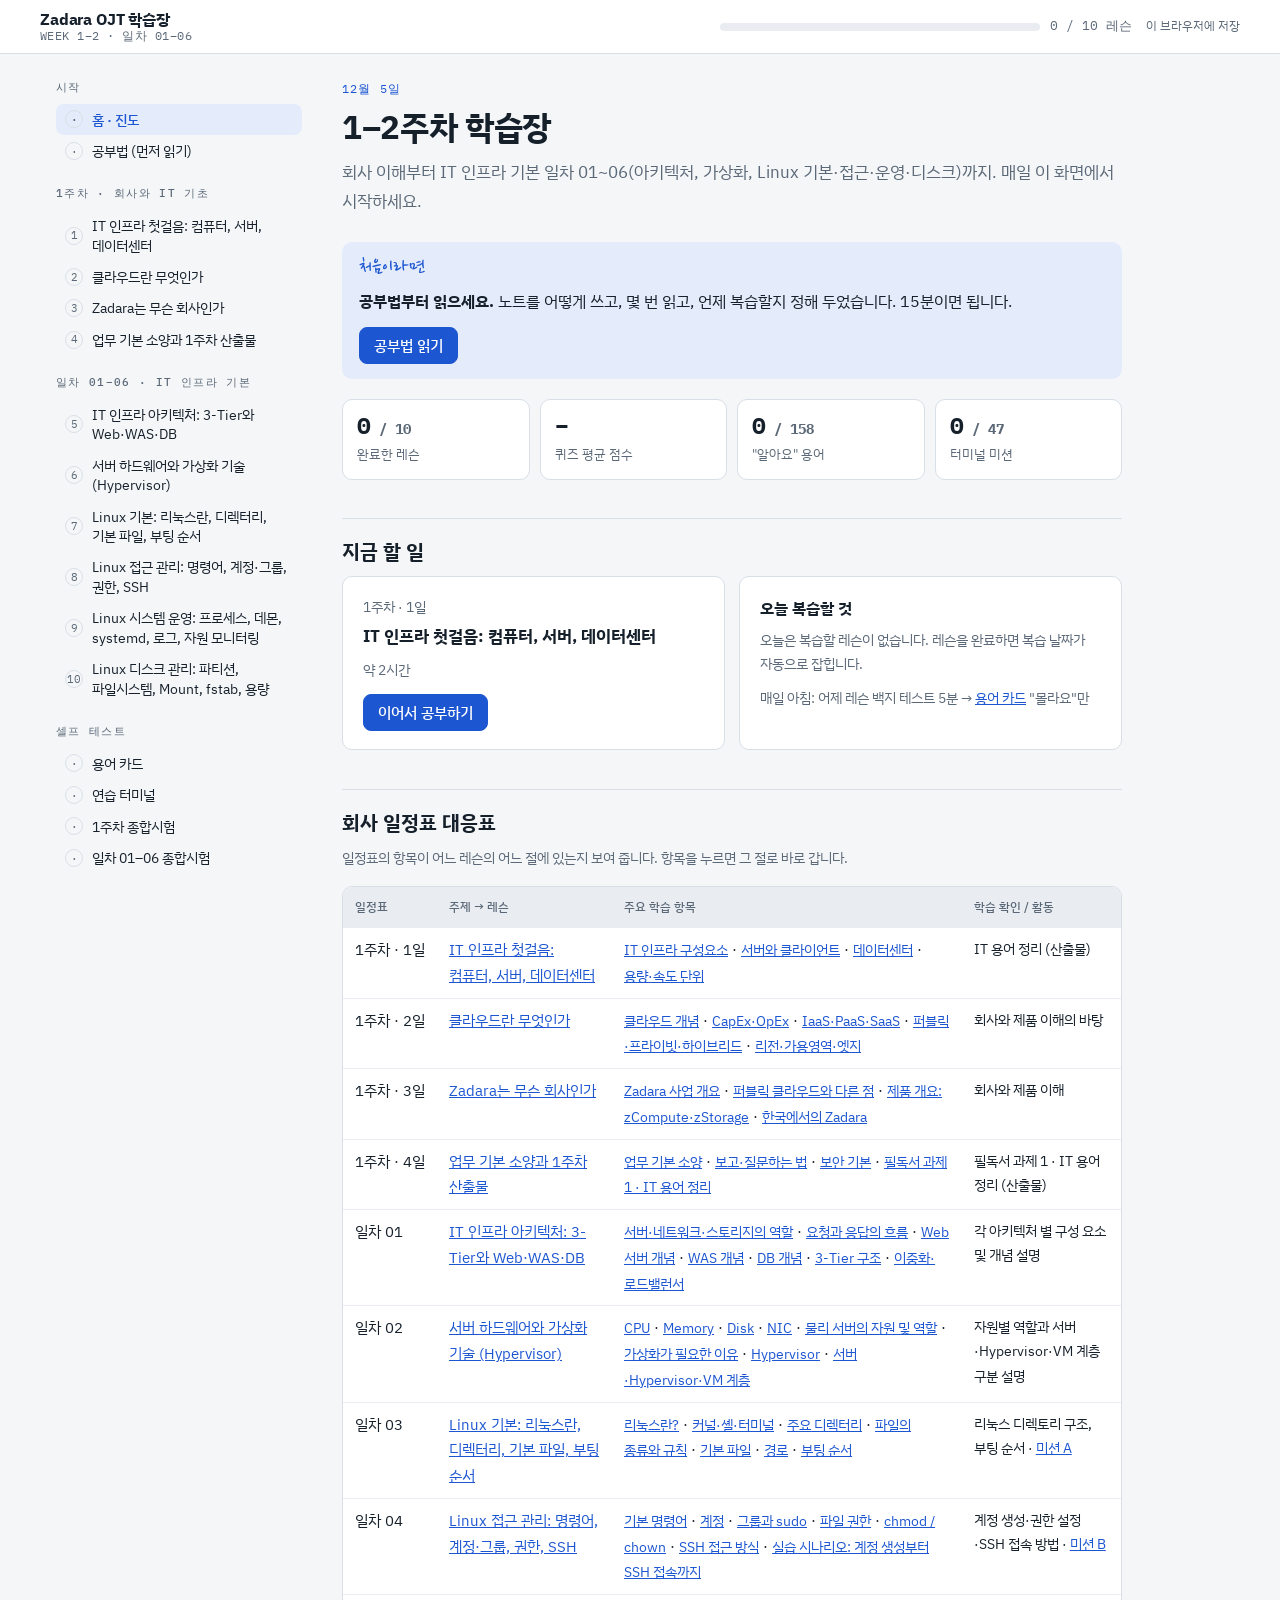
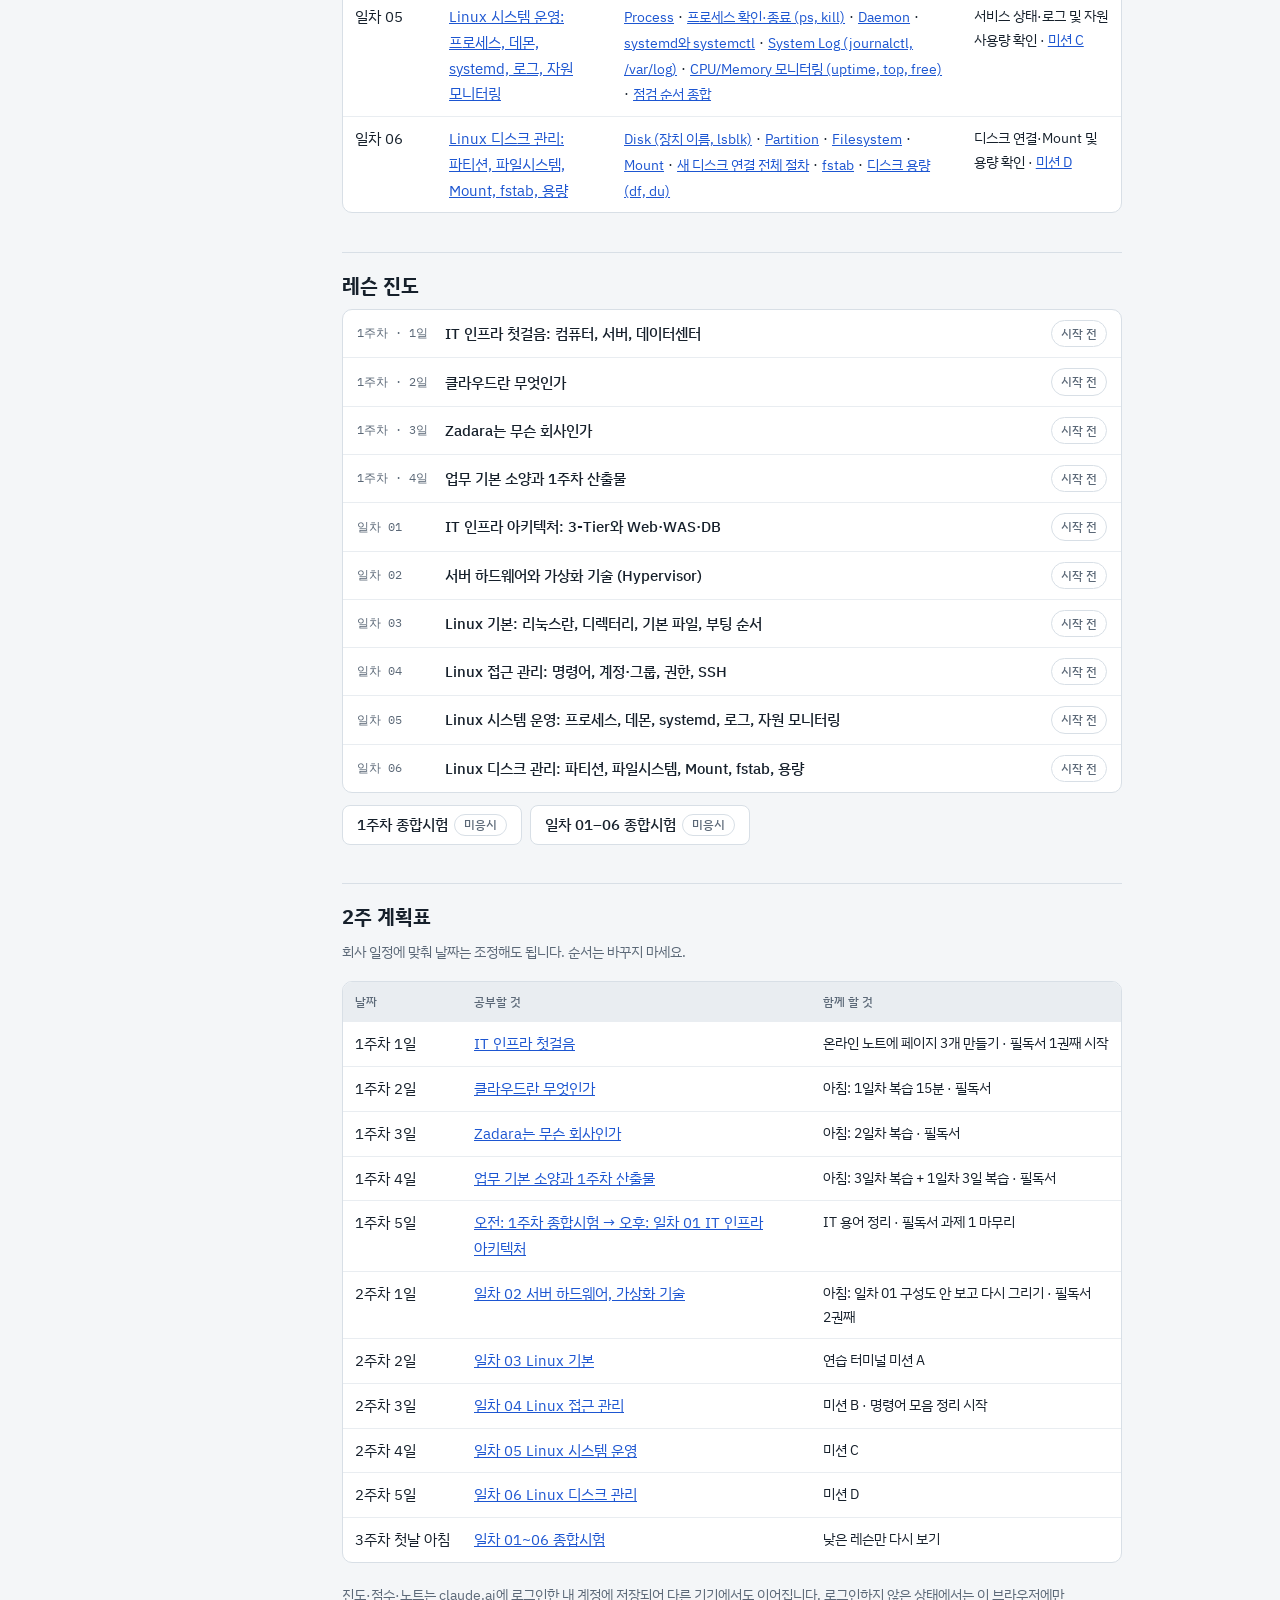
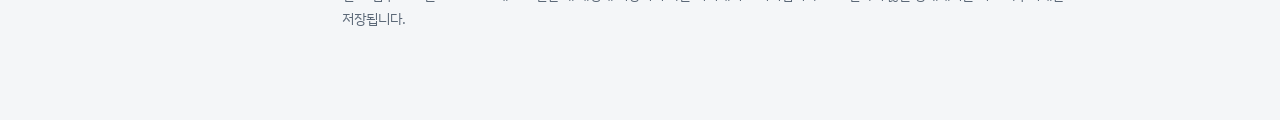
<file: reference_학습장.html>
<!doctype html><html><head><meta charset=utf8><meta name=viewport content="width=device-width,initial-scale=1,viewport-fit=cover"><style>:root{color-scheme:light;box-sizing:border-box;padding-top:env(safe-area-inset-top,0px);padding-bottom:env(safe-area-inset-bottom,0px)}html{scroll-padding-top:env(safe-area-inset-top,0px)}body{margin:0;padding:0;font:14px -apple-system,BlinkMacSystemFont,sans-serif;background:#fff;color:#000}img{max-width:100%}[hidden]:not([hidden=until-found i]){display:none!important}</style></head><body>
<title>Zadara OJT 학습장</title>
<meta name="claude:viewport-fit-sides" content="cover">
<link rel="preconnect" href="https://fonts.googleapis.com">
<link rel="stylesheet" href="https://fonts.googleapis.com/css2?family=IBM+Plex+Sans+KR:wght@400;500;700&family=IBM+Plex+Mono:wght@400;500;600&family=Nanum+Pen+Script&display=swap">
<style>
/* Layout: 학습 노트 콘셉트. 왼쪽 목차(레슨 진도), 오른쪽 본문 노트. 형광펜(노랑)은 '외울 것', 파란 펜은 '내 손으로 할 것'. */
:root{
  --paper:#F4F6F8; --card:#FFFFFF; --ink:#16202B; --muted:#5B6877; --line:#D8DFE6; --line-2:#E9EDF1;
  --accent:#1D56D1; --accent-ink:#FFFFFF; --accent-soft:#E4ECFB;
  --hl:#FFE45A; --hl-soft:rgba(255,228,90,.55);
  --good:#177A43; --good-soft:#E2F3E9; --warn:#9A6100; --warn-soft:#FBF0D9; --bad:#B83236; --bad-soft:#F9E3E3;
  --term-bg:#0E151D; --term-fg:#D5E1EC; --term-dim:#7F90A2; --term-green:#7AD58C; --term-blue:#7FB0FF; --term-red:#FF8A80; --term-yellow:#F3D36B;
  --f-body:"IBM Plex Sans KR","Apple SD Gothic Neo","Malgun Gothic",system-ui,sans-serif;
  --f-mono:"IBM Plex Mono",ui-monospace,"SFMono-Regular",Consolas,monospace;
  --f-pen:"Nanum Pen Script","IBM Plex Sans KR",cursive;
  --r:10px;
}
@media (prefers-color-scheme: dark){:root:not([data-theme="light"]){
  --paper:#10151B; --card:#171E26; --ink:#E3E9EF; --muted:#9AA7B5; --line:#2A3542; --line-2:#212A35;
  --accent:#86A9FF; --accent-ink:#0B1220; --accent-soft:#1C2942;
  --hl:#E9C93A; --hl-soft:rgba(233,201,58,.30);
  --good:#6FCF95; --good-soft:#15301F; --warn:#E3B565; --warn-soft:#352A14; --bad:#FF8F8F; --bad-soft:#3A1B1C;
  color-scheme:dark;
}}
:root[data-theme="dark"]{
  --paper:#10151B; --card:#171E26; --ink:#E3E9EF; --muted:#9AA7B5; --line:#2A3542; --line-2:#212A35;
  --accent:#86A9FF; --accent-ink:#0B1220; --accent-soft:#1C2942;
  --hl:#E9C93A; --hl-soft:rgba(233,201,58,.30);
  --good:#6FCF95; --good-soft:#15301F; --warn:#E3B565; --warn-soft:#352A14; --bad:#FF8F8F; --bad-soft:#3A1B1C;
  color-scheme:dark;
}
*{box-sizing:border-box}
html,body{background:var(--paper)}
body{color:var(--ink);font-family:var(--f-body);font-size:15.5px;line-height:1.75;-webkit-font-smoothing:antialiased;word-break:keep-all;overflow-wrap:anywhere}
body::before{content:"";position:fixed;inset:0 0 auto;height:env(safe-area-inset-top,0px);z-index:30;background:var(--card)}
a{color:var(--accent)}
:focus-visible{outline:2px solid var(--accent);outline-offset:2px;border-radius:4px}
button{font:inherit;color:inherit;cursor:pointer}
code,kbd,pre{font-family:var(--f-mono);font-size:.92em}
code{background:var(--line-2);padding:.08em .38em;border-radius:5px}
mark{background:linear-gradient(transparent 52%,var(--hl-soft) 52%);color:inherit;padding:0 .1em}
h1,h2,h3{line-height:1.35;text-wrap:balance;margin:0}
h1{font-size:clamp(1.55rem,1.2rem + 1.4vw,2.05rem);font-weight:700;letter-spacing:-.01em}
h2{font-size:1.28rem;font-weight:700;margin-top:2.4rem;margin-bottom:.6rem;padding-top:1.2rem;border-top:1px solid var(--line)}
h3{font-size:1.05rem;font-weight:700;margin-top:1.5rem;margin-bottom:.3rem}
p{margin:.55rem 0}
ul,ol{padding-left:1.25rem;margin:.5rem 0}
li{margin:.22rem 0}
.muted{color:var(--muted)}
.small{font-size:.86rem}
.mono{font-family:var(--f-mono)}

/* top bar */
.top{position:sticky;top:env(safe-area-inset-top,0px);z-index:20;background:var(--card);border-bottom:1px solid var(--line);
  padding-left:max(16px,env(safe-area-inset-left,0px));padding-right:max(16px,env(safe-area-inset-right,0px));padding-block:10px}
.top-in{max-width:1200px;margin:0 auto;display:flex;align-items:center;gap:14px}
.brand{display:flex;flex-direction:column;line-height:1.2;min-width:0}
.brand b{font-size:.98rem;letter-spacing:-.01em}
.brand span{font-size:.74rem;color:var(--muted);font-family:var(--f-mono);letter-spacing:.04em}
.prog{flex:1;display:flex;align-items:center;gap:10px;min-width:0}
.bar{flex:1;height:8px;background:var(--line-2);border-radius:99px;overflow:hidden;max-width:320px;margin-left:auto}
.bar i{display:block;height:100%;background:var(--accent);border-radius:99px;transition:width .4s}
.prog-num{font-family:var(--f-mono);font-size:.82rem;color:var(--muted);font-variant-numeric:tabular-nums;white-space:nowrap}
.sync{font-size:.74rem;color:var(--muted);white-space:nowrap}
.menu-btn{display:none;border:1px solid var(--line);background:var(--card);border-radius:8px;padding:5px 11px;font-size:.88rem}

/* shell */
.shell{max-width:1200px;margin:0 auto;display:grid;grid-template-columns:250px minmax(0,1fr);gap:36px;
  padding-left:max(16px,env(safe-area-inset-left,0px));padding-right:max(16px,env(safe-area-inset-right,0px));padding-block:24px 80px}
nav#nav{position:sticky;top:calc(env(safe-area-inset-top,0px) + 70px);align-self:start;max-height:calc(100vh - 90px);overflow:auto;padding-right:4px}
.nav-g{margin-bottom:18px}
.nav-g h4{margin:0 0 6px;font-size:.7rem;letter-spacing:.12em;color:var(--muted);font-family:var(--f-mono);font-weight:500;text-transform:uppercase}
.nav-a{display:flex;align-items:center;gap:9px;padding:6px 9px;border-radius:8px;color:var(--ink);text-decoration:none;font-size:.9rem;line-height:1.35}
.nav-a:hover{background:var(--line-2)}
.nav-a.on{background:var(--accent-soft);color:var(--accent);font-weight:500}
.nav-a .dot{flex:none;width:18px;height:18px;border-radius:50%;border:1.5px solid var(--line);display:grid;place-items:center;font-size:.66rem;font-family:var(--f-mono);color:var(--muted)}
.nav-a .dot.done{background:var(--good);border-color:var(--good);color:var(--card)}
.nav-a .dot.due{border-color:var(--warn);color:var(--warn)}
main#view{min-width:0;max-width:780px}

/* generic blocks */
.eyebrow{font-family:var(--f-mono);font-size:.75rem;letter-spacing:.1em;color:var(--accent);text-transform:uppercase;margin-bottom:6px}
.lede{font-size:1.04rem;color:var(--muted);margin-top:.5rem}
.card{background:var(--card);border:1px solid var(--line);border-radius:var(--r);padding:18px 20px}
.stack-v{display:flex;flex-direction:column;gap:14px}
.grid2{display:grid;grid-template-columns:repeat(2,minmax(0,1fr));gap:14px}
.box{border-radius:var(--r);padding:14px 16px;margin:1rem 0;border:1px solid var(--line);background:var(--card)}
.box > :first-child{margin-top:0}.box > :last-child{margin-bottom:0}
.box.analogy{border-color:transparent;background:var(--accent-soft)}
.box.analogy .lbl{font-family:var(--f-pen);font-size:1.35rem;color:var(--accent);line-height:1;display:block;margin-bottom:4px}
.box.warn{background:var(--warn-soft);border-color:transparent}
.box.warn .lbl{color:var(--warn);font-weight:700}
.box.mem{background:var(--card);border:1.5px dashed var(--hl)}
.box.mem .lbl{display:inline-block;background:var(--hl);color:#2B2300;font-weight:700;font-size:.8rem;padding:1px 8px;border-radius:4px;margin-bottom:4px}
.lbl{font-size:.82rem}
.btn{display:inline-flex;align-items:center;gap:6px;border:1px solid var(--line);background:var(--card);border-radius:8px;padding:8px 14px;font-size:.92rem;font-weight:500;text-decoration:none;color:var(--ink);line-height:1.3}
.btn:hover{border-color:var(--accent)}
.btn.pri{background:var(--accent);border-color:var(--accent);color:var(--accent-ink)}
.btn.pri:hover{filter:brightness(1.08)}
.btn.sm{padding:5px 10px;font-size:.84rem}
.btn:disabled{opacity:.45;cursor:not-allowed}
.btn-row{display:flex;flex-wrap:wrap;gap:8px;margin-top:12px}
.chip{display:inline-flex;align-items:center;gap:4px;font-size:.76rem;padding:2px 9px;border-radius:99px;border:1px solid var(--line);color:var(--muted);white-space:nowrap;font-weight:500}
.chip.good{background:var(--good-soft);color:var(--good);border-color:transparent}
.chip.warn{background:var(--warn-soft);color:var(--warn);border-color:transparent}
.chip.bad{background:var(--bad-soft);color:var(--bad);border-color:transparent}
.chip.acc{background:var(--accent-soft);color:var(--accent);border-color:transparent}
.tbl-wrap{overflow-x:auto;margin:1rem 0;border:1px solid var(--line);border-radius:var(--r);background:var(--card)}
table{border-collapse:collapse;width:100%;font-size:.92rem}
th,td{text-align:left;padding:9px 12px;border-bottom:1px solid var(--line-2);vertical-align:top}
th{font-size:.78rem;color:var(--muted);font-weight:500;background:var(--line-2);white-space:nowrap}
tr:last-child td{border-bottom:none}
td code{white-space:nowrap}
pre.code{background:var(--card);border:1px solid var(--line);border-radius:var(--r);padding:12px 14px;overflow-x:auto;line-height:1.6;margin:1rem 0}
pre.code .c{color:var(--muted)}

/* terms preview */
.terms{display:grid;grid-template-columns:minmax(0,1fr);gap:0;border:1px solid var(--line);border-radius:var(--r);background:var(--card);overflow:hidden}
.term{display:grid;grid-template-columns:180px minmax(0,1fr);gap:14px;padding:10px 16px;border-bottom:1px solid var(--line-2)}
.term:last-child{border-bottom:none}
.term dt{font-weight:700}
.term dt small{display:block;font-weight:400;color:var(--muted);font-family:var(--f-mono);font-size:.74rem}
.term dd{margin:0}

/* steps (real sequence) */
.steps{display:flex;flex-wrap:wrap;gap:6px;margin:16px 0 4px;padding:0;list-style:none;counter-reset:s}
.steps li{counter-increment:s;margin:0}
.steps a{display:inline-flex;align-items:center;gap:6px;font-size:.82rem;padding:4px 10px 4px 5px;border-radius:99px;background:var(--card);border:1px solid var(--line);text-decoration:none;color:var(--ink)}
.steps a::before{content:counter(s);width:18px;height:18px;border-radius:50%;background:var(--accent-soft);color:var(--accent);display:grid;place-items:center;font-size:.7rem;font-family:var(--f-mono)}

/* diagrams */
.flow{display:flex;flex-wrap:wrap;align-items:stretch;gap:8px;margin:1.1rem 0;overflow-x:auto}
.flow .n{flex:1 1 110px;min-width:96px;background:var(--card);border:1.5px solid var(--line);border-radius:9px;padding:9px 10px;text-align:center;font-size:.88rem;line-height:1.4}
.flow .n b{display:block;font-size:.95rem}
.flow .n small{color:var(--muted);font-size:.76rem}
.flow .n.k{border-color:var(--accent)}
.flow .ar{align-self:center;color:var(--muted);font-family:var(--f-mono);flex:none}
.layers{display:flex;flex-direction:column;gap:4px;margin:1.1rem 0;max-width:520px}
.layers div{border-radius:7px;padding:8px 12px;font-size:.9rem;display:flex;justify-content:space-between;gap:10px;border:1px solid var(--line);background:var(--card)}
.layers div span{color:var(--muted);font-size:.8rem;text-align:right}
.layers .l1{background:var(--accent-soft);border-color:transparent}
.layers .l0{background:var(--line-2)}
.zones{display:grid;grid-template-columns:repeat(3,minmax(0,1fr));gap:8px;margin:1.1rem 0}
.zones > div{border:1.5px dashed var(--line);border-radius:10px;padding:10px;font-size:.86rem}
.zones h5{margin:0 0 6px;font-size:.78rem;color:var(--muted);font-family:var(--f-mono);font-weight:500;letter-spacing:.04em}
.tree{font-family:var(--f-mono);font-size:.86rem;line-height:1.7;background:var(--card);border:1px solid var(--line);border-radius:var(--r);padding:12px 16px;overflow-x:auto;white-space:pre;margin:1rem 0}
.tree .d{color:var(--accent);font-weight:600}
.tree .c{color:var(--muted)}
.perm-anat{font-family:var(--f-mono);font-size:1.15rem;display:flex;flex-wrap:wrap;gap:3px;margin:1rem 0}
.perm-anat span{padding:6px 8px;border-radius:6px;text-align:center;line-height:1.2}
.perm-anat span small{display:block;font-family:var(--f-body);font-size:.68rem;color:var(--muted);margin-top:3px}
.pa-t{background:var(--line-2)}.pa-u{background:var(--accent-soft)}.pa-g{background:var(--good-soft)}.pa-o{background:var(--warn-soft)}.pa-r{background:var(--card);border:1px solid var(--line)}

/* summary */
.sum{background:var(--card);border:1px solid var(--line);border-radius:var(--r);padding:16px 18px;position:relative}
.sum .pen{font-family:var(--f-pen);font-size:1.5rem;color:var(--accent);line-height:1}
.sum ol{margin-top:8px}

/* quiz */
.q{background:var(--card);border:1px solid var(--line);border-radius:var(--r);padding:14px 16px;margin:12px 0}
.q-h{display:flex;gap:10px;font-weight:500}
.q-h .qn{font-family:var(--f-mono);color:var(--muted);flex:none;font-size:.86rem;padding-top:2px}
.opts{display:flex;flex-direction:column;gap:6px;margin-top:10px}
.opt{text-align:left;background:var(--paper);border:1.5px solid var(--line);border-radius:8px;padding:8px 12px;font-size:.93rem;line-height:1.5}
.opt:hover:not(:disabled){border-color:var(--accent)}
.opt.sel{border-color:var(--accent);background:var(--accent-soft)}
.opt.ok{border-color:var(--good);background:var(--good-soft)}
.opt.no{border-color:var(--bad);background:var(--bad-soft)}
.opt:disabled{cursor:default;color:var(--ink)}
.expl{margin-top:10px;font-size:.9rem;padding:9px 12px;border-radius:8px;background:var(--line-2)}
.expl b.ok{color:var(--good)}.expl b.no{color:var(--bad)}
.score{display:flex;align-items:center;gap:16px;flex-wrap:wrap}
.score .big{font-family:var(--f-mono);font-size:2rem;font-weight:600;font-variant-numeric:tabular-nums}

/* essay */
.es textarea{width:100%;min-height:92px;margin-top:10px;border:1px solid var(--line);border-radius:8px;padding:10px 12px;font:inherit;font-size:.93rem;background:var(--paper);color:var(--ink);resize:vertical}
.model{margin-top:10px;padding:10px 14px;border-left:3px solid var(--accent);background:var(--accent-soft);border-radius:0 8px 8px 0;font-size:.92rem}
.grade{display:flex;flex-wrap:wrap;gap:6px;margin-top:10px;align-items:center}
.grade button{border:1.5px solid var(--line);background:var(--card);border-radius:8px;padding:5px 11px;font-size:.85rem}
.grade button.on.g2{border-color:var(--good);background:var(--good-soft);color:var(--good)}
.grade button.on.g1{border-color:var(--warn);background:var(--warn-soft);color:var(--warn)}
.grade button.on.g0{border-color:var(--bad);background:var(--bad-soft);color:var(--bad)}

/* completion */
.done-box{border:2px solid var(--line);border-radius:12px;padding:18px;background:var(--card)}
.cond{display:flex;align-items:flex-start;gap:10px;padding:6px 0}
.cond .ck{flex:none;width:22px;height:22px;border-radius:6px;border:1.5px solid var(--line);display:grid;place-items:center;font-size:.8rem;margin-top:2px}
.cond.ok .ck{background:var(--good);border-color:var(--good);color:var(--card)}
.cond label{cursor:pointer}
.pager{display:flex;justify-content:space-between;gap:10px;margin-top:28px;flex-wrap:wrap}

/* home */
.hero-h{display:flex;justify-content:space-between;gap:16px;flex-wrap:wrap;align-items:flex-end}
.lesson-list{display:flex;flex-direction:column;border:1px solid var(--line);border-radius:var(--r);background:var(--card);overflow:hidden}
.lrow{display:grid;grid-template-columns:76px minmax(0,1fr) auto;gap:12px;align-items:center;padding:10px 14px;border-bottom:1px solid var(--line-2);text-decoration:none;color:var(--ink)}
.lrow:last-child{border-bottom:none}
.lrow:hover{background:var(--line-2)}
.lrow .wk{font-family:var(--f-mono);font-size:.74rem;color:var(--muted)}
.lrow .tt{font-weight:500;font-size:.94rem;line-height:1.4}
.lrow .meta{display:flex;gap:6px;flex-wrap:wrap;justify-content:flex-end}
.stat-row{display:grid;grid-template-columns:repeat(4,minmax(0,1fr));gap:10px}
.stat{background:var(--card);border:1px solid var(--line);border-radius:var(--r);padding:12px 14px}
.stat b{display:block;font-family:var(--f-mono);font-size:1.45rem;font-variant-numeric:tabular-nums;line-height:1.2}
.stat span{font-size:.8rem;color:var(--muted)}

/* flashcards */
.fc{min-height:230px;border:1px solid var(--line);border-radius:14px;background:var(--card);display:flex;flex-direction:column;justify-content:center;align-items:center;text-align:center;padding:28px 22px;cursor:pointer;position:relative;transition:transform .25s}
.fc .side{font-family:var(--f-mono);font-size:.72rem;color:var(--muted);position:absolute;top:12px;left:14px;letter-spacing:.08em}
.fc .from{position:absolute;top:12px;right:14px}
.fc .front{font-size:1.6rem;font-weight:700}
.fc .back{font-size:1.02rem;max-width:560px}
.fc.flipped{border-color:var(--accent)}
.fc-actions{display:grid;grid-template-columns:repeat(3,minmax(0,1fr));gap:8px;margin-top:12px}
.fc-actions button{border:1.5px solid var(--line);border-radius:10px;background:var(--card);padding:10px 6px;font-weight:500;font-size:.92rem}
.fc-actions .k0{color:var(--bad)}.fc-actions .k1{color:var(--warn)}.fc-actions .k2{color:var(--good)}
.fc-actions button:hover{border-color:currentColor}
.seg{display:inline-flex;flex-wrap:wrap;gap:4px;background:var(--line-2);padding:3px;border-radius:9px}
.seg button{border:none;background:transparent;border-radius:7px;padding:5px 10px;font-size:.84rem;color:var(--muted)}
.seg button.on{background:var(--card);color:var(--ink);box-shadow:0 1px 2px rgba(0,0,0,.08)}
select,input[type=text],input[type=search]{font:inherit;font-size:.9rem;border:1px solid var(--line);border-radius:8px;padding:6px 10px;background:var(--card);color:var(--ink);max-width:100%}
.gl-list{border:1px solid var(--line);border-radius:var(--r);background:var(--card);max-height:460px;overflow:auto}
.gl-item{display:grid;grid-template-columns:170px minmax(0,1fr) auto;gap:12px;padding:8px 14px;border-bottom:1px solid var(--line-2);font-size:.9rem}
.gl-item:last-child{border-bottom:none}
.gl-item b{font-weight:700}

/* terminal (always dark, like a real console) */
.term-wrap{display:grid;grid-template-columns:minmax(0,1fr) 290px;gap:16px;align-items:start}
.tty{background:var(--term-bg);color:var(--term-fg);border-radius:12px;font-family:var(--f-mono);font-size:.86rem;line-height:1.55;height:460px;display:flex;flex-direction:column;overflow:hidden;border:1px solid #233142}
.tty-bar{display:flex;align-items:center;gap:6px;padding:8px 12px;background:#16212C;color:var(--term-dim);font-size:.74rem}
.tty-bar i{width:9px;height:9px;border-radius:50%;background:#33475B;display:inline-block}
.tty-out{flex:1;overflow:auto;padding:10px 14px;white-space:pre;tab-size:8}
.term-wrap .missions{max-height:560px;overflow:auto}
.tty-in{display:flex;gap:8px;padding:0 14px 12px}
.tty-in input{flex:1;min-width:0;background:transparent;border:none;outline:none;color:var(--term-fg);font:inherit;caret-color:var(--term-green);padding:0}
.t-p{color:var(--term-green)}.t-d{color:var(--term-blue);font-weight:600}.t-e{color:var(--term-red)}.t-y{color:var(--term-yellow)}.t-m{color:var(--term-dim)}
.missions{background:var(--card);border:1px solid var(--line);border-radius:12px;padding:14px}
.mi{display:flex;gap:9px;padding:7px 0;border-bottom:1px solid var(--line-2);font-size:.88rem;line-height:1.5}
.mi:last-child{border-bottom:none}
.mi .ck{flex:none;width:20px;height:20px;border-radius:50%;border:1.5px solid var(--line);display:grid;place-items:center;font-size:.7rem;margin-top:1px;font-family:var(--f-mono);color:var(--muted)}
.mi.ok .ck{background:var(--good);border-color:var(--good);color:var(--card)}
.mi.cur{font-weight:500}
.mi.cur .ck{border-color:var(--accent);color:var(--accent)}
.mi.todo{color:var(--muted)}
.hint{font-size:.8rem;color:var(--muted);margin-top:3px;font-weight:400}
.hint code{font-size:.82rem}

/* perm calc */
.pc{background:var(--card);border:1px solid var(--line);border-radius:var(--r);padding:14px 16px;margin:1rem 0}
.pc-grid{display:grid;grid-template-columns:auto repeat(3,52px) auto;gap:6px 8px;align-items:center;font-size:.9rem}
.pc-grid .h{font-size:.76rem;color:var(--muted);text-align:center;font-family:var(--f-mono)}
.pc-grid label{display:grid;place-items:center;height:34px;border:1.5px solid var(--line);border-radius:7px;cursor:pointer;font-family:var(--f-mono)}
.pc-grid input{position:absolute;opacity:0;pointer-events:none}
.pc-grid label.on{background:var(--accent);border-color:var(--accent);color:var(--accent-ink)}
.pc-grid .num{font-family:var(--f-mono);font-size:1.1rem;font-weight:600;text-align:center;min-width:28px}
.pc-out{font-family:var(--f-mono);font-size:1.3rem;margin-top:10px;display:flex;gap:18px;flex-wrap:wrap;align-items:baseline}
.pc-out small{font-family:var(--f-body);font-size:.8rem;color:var(--muted)}

/* exam */
.exam-q .opt{display:flex;gap:8px;align-items:flex-start}
.res-l{display:grid;grid-template-columns:minmax(0,1fr) 60px 120px;gap:10px;align-items:center;padding:6px 0;border-bottom:1px solid var(--line-2);font-size:.9rem}
.mini-bar{height:7px;background:var(--line-2);border-radius:99px;overflow:hidden}
.mini-bar i{display:block;height:100%;background:var(--good)}

/* qnote */
.qn-item{background:var(--card);border:1px solid var(--line);border-radius:var(--r);padding:12px 14px;display:flex;flex-direction:column;gap:6px}
.qn-item.done{opacity:.7}
.qn-item textarea{width:100%;border:1px solid var(--line);border-radius:7px;padding:7px 10px;font:inherit;font-size:.9rem;background:var(--paper);color:var(--ink);min-height:44px;resize:vertical}

.toast{position:fixed;left:50%;bottom:calc(20px + env(safe-area-inset-bottom,0px));transform:translateX(-50%);background:var(--ink);color:var(--paper);padding:9px 16px;border-radius:9px;font-size:.88rem;z-index:50;opacity:0;pointer-events:none;transition:opacity .2s}
.toast.show{opacity:1}
.src{font-size:.82rem;color:var(--muted)}
.src a{color:var(--muted)}

@media (max-width:880px){
  .shell{grid-template-columns:minmax(0,1fr);gap:16px;padding-block:14px 70px}
  nav#nav{position:static;max-height:none;display:none;background:var(--card);border:1px solid var(--line);border-radius:var(--r);padding:12px}
  nav#nav.open{display:block}
  .menu-btn{display:inline-block}
  .bar{max-width:none}
  .sync{display:none}
  .term-wrap{grid-template-columns:minmax(0,1fr)}
  .stat-row{grid-template-columns:repeat(2,minmax(0,1fr))}
}
@media (max-width:560px){
  .term{grid-template-columns:minmax(0,1fr);gap:2px}
  .grid2{grid-template-columns:minmax(0,1fr)}
  .zones{grid-template-columns:minmax(0,1fr)}
  .lrow{grid-template-columns:minmax(0,1fr)}
  .lrow .meta{justify-content:flex-start}
  .gl-item{grid-template-columns:minmax(0,1fr)}
  .flow{flex-direction:column}
  .flow .ar{transform:rotate(90deg)}
  .res-l{grid-template-columns:minmax(0,1fr) 50px}
  .res-l .mini-bar{display:none}
  .prog-num{display:none}
  .tty{height:400px}
}
@media (prefers-reduced-motion:reduce){*{transition:none!important;animation:none!important}}
</style>

<header class="top"><div class="top-in">
  <div class="brand"><b>Zadara OJT 학습장</b><span>WEEK 1–2 · 일차 01–06</span></div>
  <div class="prog"><div class="bar" aria-hidden="true"><i id="pbar" style="width:0%"></i></div><span class="prog-num" id="pnum">0 / 10 레슨</span></div>
  <span class="sync" id="sync">이 브라우저에 저장</span>
  <button class="menu-btn" id="menuBtn" aria-expanded="false" aria-controls="nav">목차</button>
</div></header>
<div class="shell">
  <nav id="nav" aria-label="목차"></nav>
  <main id="view"></main>
</div>
<div class="toast" id="toast" role="status" aria-live="polite"></div>
<script>
/* 레슨 데이터. quiz의 o[0]이 정답(화면에서는 순서를 섞어서 보여줌). */
const LESSONS = [];

LESSONS.push({
id:'l1', week:1, tag:'1주차 · 1일', mins:'약 2시간',
title:'IT 인프라 첫걸음: 컴퓨터, 서버, 데이터센터',
goal:['서버와 클라이언트의 차이를 비유로 설명할 수 있다','IT 인프라 3요소(서버·네트워크·스토리지)의 역할을 말할 수 있다','bit와 Byte를 구분하고 간단한 용량·속도 계산을 할 수 있다'],
terms:[
['하드웨어','Hardware','손으로 만질 수 있는 컴퓨터의 물리적 부품. CPU, 메모리, 디스크, 랜카드 등.'],
['소프트웨어','Software','하드웨어 위에서 동작하는 프로그램. 눈에 보이지 않는 "명령의 묶음".'],
['운영체제 (OS)','Operating System','하드웨어를 관리하고, 다른 프로그램이 하드웨어를 쓸 수 있게 중간에서 연결해 주는 기본 소프트웨어. Windows, macOS, Linux.'],
['애플리케이션','Application, 앱','사용자가 원하는 일을 하는 프로그램. 카카오톡, 엑셀, 웹 서버 프로그램 등.'],
['서버','Server','다른 컴퓨터의 요청을 받아 서비스(데이터, 화면, 계산 결과)를 돌려주는 역할의 컴퓨터.'],
['클라이언트','Client','서버에 요청을 보내고 결과를 받아 쓰는 쪽. 내 PC의 브라우저, 휴대폰 앱 등.'],
['네트워크','Network','컴퓨터끼리 데이터를 주고받을 수 있게 연결한 통신망. 인터넷도 거대한 네트워크.'],
['스토리지','Storage','데이터를 오래 보관하는 저장 장치나 저장 서비스. 하드디스크, SSD, 저장 장비.'],
['IT 인프라','IT Infrastructure','서비스가 돌아가기 위한 바탕(기반 시설) 전체. 서버·네트워크·스토리지·보안·전원 등.'],
['데이터센터 (IDC)','Data Center','수많은 서버와 네트워크 장비를 모아 놓고 전원·냉각·보안을 24시간 관리하는 건물.'],
['랙','Rack','데이터센터에서 서버를 서랍처럼 층층이 꽂아 두는 철제 선반.'],
['bit / Byte','비트 / 바이트','bit는 0 또는 1 하나를 담는 가장 작은 단위. 8 bit = 1 Byte. 저장 용량은 Byte(B), 통신 속도는 bit(b)로 표시.']
],
body:`
<h2 id="s1">컴퓨터는 결국 네 가지 일을 한다</h2>
<p>어떤 컴퓨터든 하는 일은 똑같습니다. 무언가를 <b>입력</b>받고, <b>처리</b>(계산)하고, 결과를 <b>저장</b>하고, 사람이나 다른 컴퓨터에게 <b>출력</b>합니다. 휴대폰도, 회사 노트북도, 데이터센터의 서버도 이 네 가지를 합니다. 차이는 크기와 용도뿐입니다.</p>
<div class="flow"><div class="n"><b>입력</b><small>키보드, 터치, 요청</small></div><span class="ar">→</span><div class="n k"><b>처리</b><small>CPU가 계산</small></div><span class="ar">→</span><div class="n"><b>저장</b><small>메모리, 디스크</small></div><span class="ar">→</span><div class="n"><b>출력</b><small>화면, 응답</small></div></div>

<h2 id="s2">하드웨어, 소프트웨어, 그리고 운영체제</h2>
<p><b>하드웨어</b>는 손으로 만질 수 있는 부품이고, <b>소프트웨어</b>는 그 위에서 돌아가는 프로그램입니다. 둘 사이에서 교통정리를 하는 것이 <b>운영체제(OS)</b>입니다.</p>
<div class="box analogy"><span class="lbl">비유로 보면</span>건물(하드웨어)이 있고, 입주한 가게들(앱)이 있습니다. 가게들이 전기·수도·엘리베이터를 마음대로 건드리면 건물이 엉망이 되겠죠. 그래서 <b>건물 관리사무소(운영체제)</b>가 "전기는 이만큼, 엘리베이터는 순서대로" 하고 나눠 줍니다.</div>
<p>앞으로 계속 보게 될 운영체제는 <b>Linux(리눅스)</b>입니다. 서버 세계에서는 Windows보다 리눅스를 훨씬 많이 씁니다. 2주차에 자세히 배웁니다.</p>

<h2 id="s3">서버와 클라이언트</h2>
<p><mark>서버는 특별한 기계 이름이 아니라 "역할"의 이름</mark>입니다. 요청을 받아서 서비스를 돌려주면 서버, 요청하는 쪽이면 클라이언트입니다. 내 노트북에 웹 서버 프로그램을 설치하면 내 노트북도 서버가 됩니다.</p>
<div class="box analogy"><span class="lbl">비유로 보면</span><b>식당</b>을 떠올리세요. 손님(클라이언트)이 "김치찌개 하나요"라고 주문(요청)하면, 주방(서버)이 음식을 만들어 내줍니다(응답). 주방은 손님 한 명만 상대하지 않고 여러 손님의 주문을 동시에 처리하며, 가게는 문을 닫지 않습니다.</div>
<p>그래서 업무용 서버는 보통 이런 특징이 있습니다.</p>
<ul><li><b>24시간 켜져 있다.</b> 꺼지면 서비스가 멈추기 때문입니다.</li><li><b>여러 요청을 동시에 처리한다.</b> 그래서 CPU·메모리가 크고 튼튼합니다.</li><li><b>화면 없이 원격으로 관리한다.</b> 엔지니어는 데이터센터에 가지 않고 자기 자리에서 네트워크로 접속해 관리합니다. (2주차에 배울 <code>SSH</code>가 그 방법)</li></ul>
<div class="flow"><div class="n"><b>클라이언트</b><small>내 휴대폰 앱</small></div><span class="ar">요청 →</span><div class="n"><b>네트워크</b><small>인터넷</small></div><span class="ar">→</span><div class="n k"><b>서버</b><small>데이터센터</small></div></div>

<h2 id="s4">IT 인프라의 3요소</h2>
<p>"인프라(Infrastructure)"는 기반 시설이라는 뜻입니다. 도시에 도로·수도·전기가 있어야 가게가 장사를 할 수 있듯, 서비스(앱)가 돌아가려면 바탕이 필요합니다. 그 바탕의 핵심이 세 가지입니다.</p>
<div class="tbl-wrap"><table><thead><tr><th>요소</th><th>하는 일</th><th>비유</th><th>실물 예시</th></tr></thead><tbody>
<tr><td><b>서버</b></td><td>계산하고 처리한다</td><td>일하는 사람(요리사)</td><td>랙에 꽂힌 서버, VM</td></tr>
<tr><td><b>네트워크</b></td><td>데이터를 실어 나른다</td><td>도로와 배달길</td><td>스위치, 라우터, 방화벽, 케이블</td></tr>
<tr><td><b>스토리지</b></td><td>데이터를 오래 보관한다</td><td>창고와 냉장고</td><td>디스크, 저장 장비, 저장 서비스</td></tr>
</tbody></table></div>
<p>여기에 <b>보안</b>(누가 들어올 수 있는지), <b>전원·냉각</b>(꺼지지 않게, 뜨거워지지 않게)까지 합쳐서 IT 인프라라고 부릅니다. 우리 회사 Zadara는 이 인프라를 "빌려 쓰는 서비스" 형태로 파는 회사입니다. (3일차에 자세히)</p>

<h2 id="s5">데이터센터: 서버들이 사는 집</h2>
<p>서버는 보통 사무실이 아니라 <b>데이터센터(IDC)</b>라는 전용 건물에 있습니다. 서버를 한곳에 모으는 이유는 서버가 좋아하는 환경을 만들기 쉬워서입니다.</p>
<ul><li><b>전원</b>: 정전에 대비해 전기를 두 갈래로 받고, 배터리(UPS)와 발전기를 둡니다.</li><li><b>냉각</b>: 서버는 열이 많이 나서 항상 시원하게 유지해야 합니다.</li><li><b>보안</b>: 출입 카드, CCTV, 출입 기록으로 아무나 못 들어가게 합니다.</li><li><b>네트워크</b>: 빠르고 안정적인 인터넷 회선이 여러 개 들어옵니다.</li></ul>
<p>서버는 <b>랙</b>이라는 철제 선반에 서랍처럼 꽂혀 있습니다. 데이터센터 사진을 검색해서 한 번 보세요. 머릿속 그림이 생기면 훨씬 덜 막막합니다.</p>

<h2 id="s6">단위 감 잡기: bit와 Byte</h2>
<p>컴퓨터는 모든 것을 0과 1로 저장합니다. 0이나 1 하나가 <b>bit</b>, bit 8개를 묶은 것이 <b>Byte</b>입니다.</p>
<div class="tbl-wrap"><table><thead><tr><th>단위</th><th>크기</th><th>감 잡기</th></tr></thead><tbody>
<tr><td>1 Byte (B)</td><td>8 bit</td><td>영문 한 글자</td></tr>
<tr><td>1 KB</td><td>약 1,000 B</td><td>짧은 메모 한 장</td></tr>
<tr><td>1 MB</td><td>약 1,000 KB</td><td>사진 1장 정도(2~5MB)</td></tr>
<tr><td>1 GB</td><td>약 1,000 MB</td><td>영화 1편 정도</td></tr>
<tr><td>1 TB</td><td>약 1,000 GB</td><td>요즘 노트북 디스크 1개</td></tr>
</tbody></table></div>
<p class="small muted">정확히는 1,024배씩 커지는 표기(KiB, MiB…)도 있습니다. 지금은 "약 1,000배씩"으로 기억해도 충분합니다.</p>
<div class="box mem"><span class="lbl">외울 것</span><p><b>저장 용량은 대문자 B(Byte)</b>, <b>네트워크 속도는 소문자 b(bit)</b>를 씁니다. 그래서 1Gbps(초당 1기가비트) 회선은 1초에 최대 <b>125MB</b>(= 1,000Mb ÷ 8)를 보냅니다. 인터넷이 "1기가"라는데 다운로드가 125MB/s로 보이는 이유가 이것입니다.</p></div>
`,
summary:['서버는 기계 이름이 아니라 "요청을 받아 응답하는" 역할 이름이다.','IT 인프라 3요소: 서버(처리) · 네트워크(전달) · 스토리지(보관).','OS는 하드웨어와 앱 사이의 관리사무소. 서버 OS는 대부분 Linux.','데이터센터는 전원·냉각·보안·네트워크가 갖춰진 서버의 집. 서버는 랙에 꽂는다.','8 bit = 1 Byte. 용량은 B, 속도는 b. 1Gbps ≈ 125MB/s.'],
essay:[
{q:'서버와 클라이언트의 관계를 식당에 비유해서 설명해 보세요.',a:'손님(클라이언트)이 주문(요청)을 하면 주방(서버)이 음식을 만들어 내준다(응답). 주방은 여러 손님의 주문을 동시에 처리하고, 가게는 계속 문을 열어 둔다. 서버도 여러 클라이언트의 요청을 동시에 처리하고 24시간 켜져 있다. 서버는 기계 이름이 아니라 역할 이름이다.'},
{q:'IT 인프라의 3요소를 말하고, 각각이 하는 일을 한 문장씩 설명해 보세요.',a:'서버는 계산과 처리를 한다(요리사). 네트워크는 서버와 사용자 사이에서 데이터를 실어 나른다(도로). 스토리지는 데이터를 오래 보관한다(창고). 여기에 보안과 전원·냉각을 더해 인프라 전체를 이룬다.'},
{q:'100Mbps 인터넷으로 1GB 파일을 받으면 이론상 최소 몇 초가 걸릴까요? 계산 과정을 말로 설명해 보세요.',a:'100Mbps는 초당 100메가"비트"이므로 8로 나누면 초당 12.5MB. 1GB는 약 1,000MB이므로 1,000 ÷ 12.5 = 80초. 실제로는 다른 사용량과 오버헤드 때문에 더 오래 걸린다.'}
],
quiz:[
{q:'"서버"를 가장 잘 설명한 것은?',o:['다른 컴퓨터의 요청을 받아 서비스를 돌려주는 역할의 컴퓨터','화면과 키보드가 꼭 달려 있는 고성능 컴퓨터','인터넷 선을 연결해 주는 통신 장비','데이터를 보관하는 하드디스크의 다른 이름'],e:'서버는 기계 종류가 아니라 역할입니다. 요청을 받아 응답하면 서버입니다. 오히려 서버는 보통 화면 없이 원격으로 관리합니다.'},
{q:'휴대폰으로 유튜브 영상을 볼 때, "클라이언트"에 해당하는 것은?',o:['내 휴대폰의 유튜브 앱','유튜브 데이터센터의 서버','통신사 기지국','영상 파일 자체'],e:'요청을 보내고 결과를 받아 쓰는 쪽이 클라이언트입니다. 영상을 보내 주는 유튜브 쪽이 서버입니다.'},
{q:'IT 인프라 3요소를 비유했을 때 "창고"에 해당하는 것은?',o:['스토리지','서버','네트워크','운영체제'],e:'스토리지는 데이터를 오래 보관하는 창고입니다. 서버는 일하는 사람, 네트워크는 도로입니다.'},
{q:'운영체제(OS)의 역할로 맞는 것은?',o:['하드웨어를 관리하고, 앱이 하드웨어를 쓸 수 있도록 중간에서 연결한다','인터넷 속도를 높여 주는 장비다','엑셀 같은 업무용 프로그램이다','서버를 넣어 두는 건물이다'],e:'OS는 하드웨어와 앱 사이의 관리사무소입니다. Windows, macOS, Linux가 대표적입니다.'},
{q:'1 Byte는 몇 bit인가요?',o:['8','2','10','1,024'],e:'bit 8개를 묶은 것이 1 Byte입니다. 꼭 외우세요.'},
{q:'1Gbps 회선으로 이론상 1초에 받을 수 있는 최대 용량은?',o:['약 125MB','약 1GB','약 8MB','약 1TB'],e:'1Gbps = 초당 1,000Mbit. 8로 나누면 125MB/s입니다. 속도는 bit(b), 용량은 Byte(B)를 씁니다.'},
{q:'데이터센터에 대한 설명으로 틀린 것은?',o:['서버를 모아 두면 관리가 어려워서 전원·냉각 설비는 따로 두지 않는다','전기를 여러 경로로 받고 배터리·발전기를 갖춘다','서버를 랙에 층층이 꽂아 보관한다','출입 통제와 CCTV로 보안을 관리한다'],e:'데이터센터의 핵심이 바로 전원·냉각·보안입니다. 서버를 모으는 이유가 이런 환경을 갖추기 쉬워서입니다.'}
]
});

LESSONS.push({
id:'l2', week:1, tag:'1주차 · 2일', mins:'약 2시간',
title:'클라우드란 무엇인가',
goal:['온프레미스와 클라우드의 차이를 비유로 설명할 수 있다','IaaS·PaaS·SaaS를 "누가 어디까지 관리하나"로 구분할 수 있다','퍼블릭·프라이빗·하이브리드·멀티 클라우드, 리전·가용영역·엣지를 구분할 수 있다'],
terms:[
['온프레미스','On-Premises, 온프렘','회사가 서버를 직접 사서 자기 건물이나 데이터센터에 두고 직접 운영하는 방식.'],
['클라우드','Cloud','남의 데이터센터에 있는 IT 자원을 인터넷으로 필요한 만큼 빌려 쓰고, 쓴 만큼 돈을 내는 방식.'],
['CSP','Cloud Service Provider','클라우드 서비스를 제공하는 회사. AWS, Microsoft Azure, Google Cloud, KT Cloud, NAVER Cloud 등.'],
['가상화','Virtualization','물리 서버 한 대를 소프트웨어로 쪼개 여러 대의 가상 서버(VM)처럼 쓰는 기술. 2주차에 자세히.'],
['VM','Virtual Machine, 가상 머신','가상화로 만든 "소프트웨어로 된 컴퓨터". 클라우드에서는 인스턴스(Instance)라고도 부른다.'],
['CapEx','Capital Expenditure, 자본적 지출','장비를 사는 것처럼 처음에 크게 한 번 쓰는 투자 비용.'],
['OpEx','Operating Expenditure, 운영비','매달 쓴 만큼 내는 비용. 클라우드 요금이 대표적.'],
['종량제','Pay-as-you-go','사용한 양과 시간만큼만 요금을 내는 과금 방식.'],
['IaaS','Infrastructure as a Service','서버·네트워크·스토리지 같은 인프라를 빌려주는 서비스. OS부터 위는 고객이 관리.'],
['PaaS','Platform as a Service','앱을 올릴 플랫폼(실행 환경, DB 등)까지 빌려주는 서비스. 고객은 앱과 데이터만 관리.'],
['SaaS','Software as a Service','완성된 소프트웨어를 로그인해서 쓰는 서비스. Gmail, Zoom, Notion 등.'],
['퍼블릭 / 프라이빗 클라우드','Public / Private','여러 고객이 함께 쓰는 공용 클라우드 / 한 조직만 쓰는 전용 클라우드.'],
['하이브리드 / 멀티 클라우드','Hybrid / Multi','온프렘(또는 프라이빗)과 퍼블릭을 연결해 함께 쓰는 것 / 여러 클라우드 회사의 서비스를 함께 쓰는 것.'],
['리전','Region','클라우드 데이터센터가 모여 있는 지역 단위. 예: 서울 리전.'],
['가용영역 (AZ)','Availability Zone','한 리전 안에서 서로 떨어져 있는 독립된 데이터센터 묶음. 한 곳에 장애가 나도 다른 곳에서 버티게 하려고 나눈다.'],
['엣지','Edge','사용자나 데이터가 생기는 곳 가까이(공장, 지사, 지역 데이터센터)에 두는 IT 자원.']
],
body:`
<h2 id="s1">옛날 방식: 온프레미스</h2>
<p>클라우드 이전에는 회사가 서비스를 만들려면 이렇게 해야 했습니다. 서버를 몇 대 살지 계산하고 → 장비를 주문해서 몇 주~몇 달 기다리고 → 데이터센터에 설치하고 → 직접 운영합니다. 이것이 <b>온프레미스(On-Premises)</b>입니다.</p>
<ul><li><b>처음에 돈이 많이 든다.</b> 장비를 한꺼번에 사야 합니다.</li><li><b>느리다.</b> 서버가 필요해도 바로 생기지 않습니다.</li><li><b>남거나 모자란다.</b> 넉넉히 사면 장비가 놀고, 적게 사면 손님이 몰릴 때 서비스가 멈춥니다.</li></ul>
<p>대신 장비가 내 손안에 있어서 통제하기 쉽고, 데이터가 회사 밖으로 나가지 않는다는 장점이 있습니다.</p>

<h2 id="s2">새로운 방식: 클라우드</h2>
<p><b>클라우드</b>는 이 서버·네트워크·스토리지를 <mark>필요할 때, 필요한 만큼 빌려 쓰고, 쓴 만큼 돈을 내는</mark> 방식입니다.</p>
<div class="box analogy"><span class="lbl">비유로 보면</span>온프레미스는 <b>집을 사는 것</b>, 클라우드는 <b>호텔이나 렌터카를 쓰는 것</b>입니다. 집은 큰돈이 들고 수리도 내가 하지만 마음대로 고칠 수 있습니다. 호텔은 오늘 바로 쓸 수 있고, 쓴 날만큼 내고, 청소·수리는 호텔이 합니다.</div>
<p>클라우드의 특징을 다섯 가지로 정리하면 이렇습니다.</p>
<div class="tbl-wrap"><table><thead><tr><th>특징</th><th>뜻</th></tr></thead><tbody>
<tr><td>셀프서비스</td><td>웹 화면(콘솔)에서 클릭 몇 번으로 서버를 직접 만든다. 담당자에게 요청할 필요가 없다.</td></tr>
<tr><td>빠름</td><td>몇 달이 아니라 몇 분 만에 서버가 생긴다.</td></tr>
<tr><td>탄력성</td><td>손님이 몰리면 늘리고, 줄면 줄인다.</td></tr>
<tr><td>종량제</td><td>쓴 만큼만 낸다(Pay-as-you-go).</td></tr>
<tr><td>어디서나 접근</td><td>인터넷만 되면 어디서든 관리할 수 있다.</td></tr>
</tbody></table></div>

<h2 id="s3">어떻게 "몇 분 만에" 서버가 생길까: 가상화</h2>
<p>클라우드 회사가 고객마다 진짜 서버를 새로 사서 꽂는 게 아닙니다. 아주 큰 물리 서버를 미리 많이 갖춰 두고, <b>가상화</b> 기술로 한 대를 여러 개의 <b>VM(가상 머신)</b>으로 쪼개서 나눠 줍니다. 그래서 빠릅니다. 가상화는 2주차 2일에 제대로 배웁니다. 지금은 <mark>"클라우드 = 가상화로 쪼갠 자원을 빌려주는 것"</mark>까지만 기억하세요.</p>

<h2 id="s4">돈의 관점: CapEx와 OpEx</h2>
<p>회사 사람들(특히 고객사 결정권자)은 기술보다 돈으로 먼저 이해합니다. 영업·기술 미팅에서 자주 나오는 말이니 알아 두세요.</p>
<ul><li><b>CapEx(자본적 지출)</b>: 장비를 사는 것처럼 처음에 크게 쓰는 돈. 온프레미스 방식.</li><li><b>OpEx(운영비)</b>: 매달 쓴 만큼 내는 돈. 클라우드 방식.</li></ul>
<p>"초기 투자 없이 OpEx로 전환할 수 있다"는 것이 클라우드의 대표적인 장점이고, Zadara도 이 점을 강조합니다.</p>

<h2 id="s5">서비스 모델: IaaS · PaaS · SaaS</h2>
<p>클라우드는 "어디까지 빌려주느냐"에 따라 세 가지로 나뉩니다. 핵심 질문은 하나입니다. <mark>누가 어디까지 관리하는가?</mark></p>
<div class="box analogy"><span class="lbl">비유로 보면 (피자)</span><b>온프렘</b> = 재료 사서 집에서 직접 굽기 · <b>IaaS</b> = 반조리 피자 사서 내 오븐에 굽기 · <b>PaaS</b> = 배달 피자(식탁과 음료는 내가) · <b>SaaS</b> = 피자 가게에 가서 먹기(나는 먹기만)</div>
<div class="tbl-wrap"><table><thead><tr><th>관리 항목</th><th>온프렘</th><th>IaaS</th><th>PaaS</th><th>SaaS</th></tr></thead><tbody>
<tr><td>앱·데이터</td><td>고객</td><td>고객</td><td>고객</td><td>제공자</td></tr>
<tr><td>실행 환경·미들웨어</td><td>고객</td><td>고객</td><td>제공자</td><td>제공자</td></tr>
<tr><td>OS</td><td>고객</td><td>고객</td><td>제공자</td><td>제공자</td></tr>
<tr><td>가상화·서버·스토리지·네트워크</td><td>고객</td><td>제공자</td><td>제공자</td><td>제공자</td></tr>
</tbody></table></div>
<ul><li><b>IaaS 예</b>: AWS EC2, Zadara zCompute의 VM. 우리 OJT 5~7주차가 바로 IaaS를 다루는 과정입니다.</li><li><b>PaaS 예</b>: 관리형 데이터베이스, 관리형 쿠버네티스.</li><li><b>SaaS 예</b>: Gmail, Zoom, Notion, Microsoft 365.</li></ul>
<p class="small muted">4주차에 배우는 "책임 공유 모델(Shared Responsibility)"이 바로 이 표의 이야기입니다. 미리 눈에 익혀 두세요.</p>

<h2 id="s6">배포 모델: 누구와 함께 쓰나</h2>
<div class="tbl-wrap"><table><thead><tr><th>모델</th><th>뜻</th><th>예</th></tr></thead><tbody>
<tr><td><b>퍼블릭</b></td><td>여러 고객이 한 클라우드 회사의 자원을 나눠 쓴다</td><td>AWS, Azure, Google Cloud, KT Cloud, NAVER Cloud, NHN Cloud</td></tr>
<tr><td><b>프라이빗</b></td><td>한 조직만 쓰는 전용 클라우드</td><td>은행·공공기관 전용 클라우드</td></tr>
<tr><td><b>하이브리드</b></td><td>온프렘·프라이빗과 퍼블릭을 연결해 함께 쓴다</td><td>중요 데이터는 사내, 웹은 퍼블릭</td></tr>
<tr><td><b>멀티 클라우드</b></td><td>여러 클라우드 회사를 동시에 쓴다</td><td>AWS와 KT Cloud를 함께</td></tr>
</tbody></table></div>

<h2 id="s7">위치의 개념: 리전, 가용영역, 엣지</h2>
<ul><li><b>리전(Region)</b>: 클라우드 데이터센터가 모여 있는 지역. 예: "서울 리전", "도쿄 리전".</li><li><b>가용영역(AZ)</b>: 한 리전 안에 서로 떨어져 있는 데이터센터 묶음. 한 곳이 정전돼도 다른 곳에서 서비스가 계속되도록 나눠 둡니다.</li><li><b>엣지(Edge)</b>: 사용자나 데이터가 생기는 곳 가까이에 두는 자원. 공장, 병원, 지사, 지방 데이터센터 등. 거리가 가까우니 빠르고, 데이터가 멀리 나가지 않아 규제를 지키기 쉽습니다.</li></ul>
<div class="flow"><div class="n"><b>리전</b><small>서울</small></div><span class="ar">⊃</span><div class="n"><b>가용영역</b><small>AZ-a, AZ-b …</small></div><span class="ar">⊃</span><div class="n"><b>데이터센터</b><small>건물</small></div></div>
<p>Zadara는 스스로를 <b>"엣지 클라우드"</b>라고 소개합니다. 왜 그런지는 다음 레슨에서 이어집니다.</p>
`,
summary:['온프렘 = 직접 사서 운영(집 사기), 클라우드 = 빌려 쓰고 쓴 만큼 냄(호텔).','클라우드는 가상화로 쪼갠 자원을 빌려주는 것이라 몇 분 만에 서버가 생긴다.','CapEx = 처음에 크게 쓰는 투자, OpEx = 매달 쓴 만큼 내는 비용.','IaaS(인프라) / PaaS(플랫폼까지) / SaaS(완성된 소프트웨어): 누가 어디까지 관리하나.','리전 ⊃ 가용영역 ⊃ 데이터센터. 엣지 = 사용자·데이터 가까운 곳.'],
essay:[
{q:'온프레미스와 클라우드의 차이를 "집 사기 vs 호텔" 비유로 설명하고, 각각의 장점을 하나씩 말해 보세요.',a:'온프렘은 집을 사는 것처럼 서버를 직접 사서 운영한다. 초기 비용이 크고 준비가 느리지만, 내 마음대로 통제할 수 있고 데이터가 회사 안에 있다. 클라우드는 호텔처럼 필요할 때 바로 빌려 쓰고 쓴 만큼만 낸다. 빠르고 늘리고 줄이기 쉬우며 초기 투자가 필요 없다.'},
{q:'IaaS, PaaS, SaaS의 차이를 "누가 어디까지 관리하는가" 기준으로 설명해 보세요.',a:'IaaS는 서버·스토리지·네트워크·가상화까지 제공자가 관리하고, OS부터 앱까지는 고객이 관리한다(예: VM 대여). PaaS는 OS와 실행 환경까지 제공자가 관리해서 고객은 앱과 데이터만 신경 쓴다. SaaS는 소프트웨어까지 전부 제공자가 관리하고 고객은 로그인해서 쓰기만 한다(예: Gmail).'},
{q:'엣지 클라우드가 필요한 상황을 예를 들어 설명해 보세요.',a:'공장의 센서 데이터를 실시간으로 처리해야 하는 경우, 멀리 있는 리전까지 보내면 느리다. 공장 가까이에 클라우드 자원을 두면 빠르게 처리할 수 있다. 또 개인정보나 공공 데이터처럼 국내·사내에 보관해야 하는 데이터도 엣지에 두면 규제를 지키기 쉽다.'}
],
quiz:[
{q:'"온프레미스"의 뜻으로 맞는 것은?',o:['회사가 서버를 직접 사서 자기 건물이나 데이터센터에 두고 운영하는 방식','인터넷으로 서버를 빌려 쓰는 방식','오픈소스 운영체제의 이름','사용자 가까이에 두는 엣지 위치'],e:'On-Premises = "구내에". 직접 사서 직접 운영하는 방식입니다.'},
{q:'클라우드의 특징이 아닌 것은?',o:['서버를 쓰려면 장비 주문 후 몇 주에서 몇 달을 기다려야 한다','웹 화면에서 몇 분 만에 서버를 만들 수 있다','쓴 만큼만 비용을 낸다','필요에 따라 늘리고 줄이기 쉽다'],e:'장비를 주문하고 기다리는 것은 온프레미스의 특징입니다.'},
{q:'회사가 VM(가상 서버)만 빌리고, OS 설치·보안 패치·앱은 직접 관리한다. 어떤 모델일까요?',o:['IaaS','PaaS','SaaS','온프레미스'],e:'인프라(서버·네트워크·스토리지)만 빌리고 OS부터 위는 고객이 관리하면 IaaS입니다. Zadara zCompute VM이 이것입니다.'},
{q:'Gmail, Zoom처럼 완성된 소프트웨어를 로그인만 해서 쓰는 모델은?',o:['SaaS','IaaS','PaaS','CapEx'],e:'Software as a Service. 사용자는 쓰기만 하고 나머지는 전부 제공자가 관리합니다.'},
{q:'클라우드 종량제 요금은 주로 어떤 비용으로 분류될까요?',o:['OpEx(운영비)','CapEx(자본적 지출)','한 번만 내는 장비 구매비','감가상각되는 자산'],e:'매달 쓴 만큼 내는 비용이므로 OpEx입니다. 클라우드는 CapEx를 OpEx로 바꿔 줍니다.'},
{q:'사내 데이터센터와 퍼블릭 클라우드를 연결해 함께 쓰는 방식은?',o:['하이브리드 클라우드','멀티 클라우드','엣지 컴퓨팅','SaaS'],e:'성격이 다른 두 환경(온프렘/프라이빗 + 퍼블릭)을 섞으면 하이브리드, 여러 클라우드 회사를 함께 쓰면 멀티 클라우드입니다.'},
{q:'리전과 가용영역(AZ)의 관계로 맞는 것은?',o:['한 리전 안에 서로 떨어진 여러 가용영역이 있어, 한 곳에 장애가 나도 서비스를 이어갈 수 있다','한 가용영역 안에 여러 리전이 있다','리전과 가용영역은 같은 말이다','가용영역은 네트워크 장비의 이름이다'],e:'리전 ⊃ 가용영역 ⊃ 데이터센터 순서입니다.'}
]
});

LESSONS.push({
id:'l3', week:1, tag:'1주차 · 3일', mins:'약 2시간',
title:'Zadara는 무슨 회사인가',
goal:['Zadara의 사업을 30초 안에 설명할 수 있다','zCompute와 zStorage가 각각 무엇인지 말할 수 있다','일반 퍼블릭 클라우드와 Zadara가 다른 점을 2가지 이상 말할 수 있다'],
terms:[
['완전 관리형','Fully Managed','장비 설치부터 모니터링, 장애 대응, 업그레이드까지 서비스 회사가 맡아 운영해 주는 방식.'],
['엣지 클라우드','Edge Cloud','큰 리전이 아니라 고객 가까운 곳(고객 데이터센터, 코로케이션, 지역 IDC)에 설치해 쓰는 클라우드.'],
['코로케이션','Colocation, 코로','데이터센터 공간·전원·네트워크만 빌리고 장비는 자기 것을 넣는 방식.'],
['zCompute','Zadara Compute','Zadara의 컴퓨팅 서비스. VM, 가상 네트워크(VPC), 로드밸런서, 오토스케일링, 쿠버네티스, GPU 등.'],
['zStorage','Zadara Storage','Zadara의 스토리지 서비스. Block·File·Object 저장소를 서비스로 제공.'],
['VPSA','Virtual Private Storage Array','고객마다 따로 할당되는 전용 가상 스토리지 장비. zStorage의 핵심 단위. 7주차에 실습.'],
['Object Storage','오브젝트 스토리지','파일을 "객체" 단위로 저장하는 방식. S3 호환 API로 접근. Zadara에서는 NGOS라는 이름이 쓰인다.'],
['S3 호환','S3 compatible','AWS의 오브젝트 저장소 S3와 같은 방식(API)으로 쓸 수 있다는 뜻.'],
['VPC','Virtual Private Cloud','클라우드 안에 만드는 나만의 가상 네트워크. 5주차에 실습.'],
['MSP','Managed Service Provider','고객 대신 IT를 운영해 주는 서비스 회사. Zadara의 중요한 판매 파트너.'],
['SLA','Service Level Agreement','서비스 수준 약속. 예: "1년 중 99.999% 시간 동안 정상 동작을 보장한다".'],
['멀티테넌트','Multi-tenant','한 플랫폼을 여러 고객(테넌트)이 서로 격리된 채로 함께 쓰는 구조.'],
['데이터 주권','Data Sovereignty','데이터가 저장된 나라의 법을 따라야 한다는 개념. 그래서 국내에 보관해야 하는 데이터가 있다.'],
['PoC','Proof of Concept','본 계약 전에 고객 환경에서 기능과 성능을 미리 검증해 보는 시험 구축.']
],
body:`
<div class="box warn"><span class="lbl">먼저 읽어 주세요</span><p>이 레슨은 Zadara 공식 웹사이트와 공개 보도자료를 바탕으로 정리했습니다. 회사에서 받은 소개서·교육 자료가 있다면 <b>그쪽이 우선</b>입니다. 다른 점을 발견하면 질문 노트에 적어 두세요.</p></div>

<h2 id="s1">한 문장으로 말하면</h2>
<p>Zadara는 <mark>컴퓨트·스토리지·네트워킹을 "완전 관리형 서비스"로, 쓴 만큼 내는 방식으로 제공하는 엣지 클라우드 회사</mark>입니다. 고객의 데이터센터(온프렘), 코로케이션, 파트너의 데이터센터 등 <b>원하는 위치</b>에 클라우드를 둘 수 있다는 점이 특징입니다.</p>
<p>본사는 미국 캘리포니아에 있고, 여러 나라에 거점이 있습니다. 처음에는 스토리지 서비스로 시작해 컴퓨트까지 넓혔습니다.</p>

<h2 id="s2">어제 배운 개념으로 Zadara 읽기</h2>
<div class="tbl-wrap"><table><thead><tr><th>어제 배운 개념</th><th>Zadara에서는</th></tr></thead><tbody>
<tr><td>클라우드 = 빌려 쓰고 쓴 만큼 냄</td><td>100% 사용량 기반 과금(OpEx). 초기 장비 구매 부담이 없다.</td></tr>
<tr><td>IaaS</td><td>zCompute(VM·네트워크), zStorage(저장소)가 IaaS에 해당한다.</td></tr>
<tr><td>엣지</td><td>고객이 원하는 곳에 설치해서, 가깝고 데이터가 밖으로 나가지 않는다.</td></tr>
<tr><td>프라이빗/하이브리드</td><td>고객 전용으로 둘 수도, 퍼블릭 클라우드와 연결해 쓸 수도 있다.</td></tr>
</tbody></table></div>

<h2 id="s3">일반 퍼블릭 클라우드와 다른 점</h2>
<ol>
<li><b>위치를 고를 수 있다.</b> AWS 같은 퍼블릭 클라우드는 정해진 리전에서만 씁니다. Zadara는 고객 데이터센터나 지역 데이터센터에 설치할 수 있어서, 데이터를 국내나 사내에 둬야 하는 고객(금융, 공공, 제조 등)에게 맞습니다. 이것을 <b>데이터 주권</b>이라고 합니다.</li>
<li><b>완전 관리형이다.</b> 장비가 고객 데이터센터에 있어도 운영·모니터링·장애 대응은 Zadara 운영팀이 원격으로 맡습니다. 고객은 IT 운영 부담 없이 서비스를 씁니다.</li>
<li><b>파트너를 통해 판매된다.</b> 통신사, 데이터센터 회사, MSP 같은 파트너가 Zadara를 바탕으로 자기 이름의 클라우드 서비스를 만들기도 합니다.</li>
<li><b>익숙한 클라우드 개념을 그대로 쓴다.</b> VPC, Security Group, Load Balancer처럼 AWS와 비슷한 구조라서, AWS 개념을 배워 두면 그대로 통합니다.</li>
</ol>

<h2 id="s4">제품 두 기둥: zCompute와 zStorage</h2>
<p>Zadara 기술 문서는 <b>zStorage가 아래를 받치고, 그 위에 zCompute가 올라가는</b> 구조로 설명합니다. 둘은 필요에 따라 각각 따로 늘릴 수 있습니다.</p>
<div class="layers">
<div class="l1"><b>zCompute</b><span>VM · VPC · Security Group · Load Balancer · Auto Scaling · Kubernetes · GPU</span></div>
<div><b>zStorage</b><span>VPSA(Block · File) · Object Storage(S3 호환)</span></div>
<div class="l0"><b>물리 장비</b><span>서버 · 디스크 · 네트워크 (데이터센터)</span></div>
</div>
<h3>zCompute (5~6주차)</h3>
<p>가상 서버(VM)를 만들고, 가상 네트워크(VPC)를 짜고, 방화벽 규칙(Security Group)과 로드밸런서를 붙이는 서비스입니다. AWS로 치면 EC2·VPC·ELB에 해당하는 영역입니다. 사용량에 따라 서버 수를 자동으로 늘리는 오토스케일링, 컨테이너를 위한 쿠버네티스, AI용 GPU도 제공합니다.</p>
<h3>zStorage (7주차)</h3>
<p>저장소를 서비스로 제공합니다. 핵심 단위는 <b>VPSA</b>(고객 전용 가상 스토리지 장비)입니다. 저장 방식 세 가지를 모두 다룹니다. 4주차에 자세히 배우니 지금은 이름만 눈에 익히세요.</p>
<ul><li><b>Block</b>: 서버에 디스크처럼 붙여서 쓰는 방식 (iSCSI)</li><li><b>File</b>: 공유 폴더처럼 쓰는 방식 (NFS, SMB)</li><li><b>Object</b>: 인터넷 주소로 파일을 올리고 받는 방식 (S3 호환)</li></ul>
<p>공개 자료에는 zStorage 99.999%, zCompute 99.5%의 SLA가 소개되어 있습니다. 실제 계약 조건은 회사 자료로 확인하세요.</p>

<h2 id="s5">한국에서의 Zadara</h2>
<ul>
<li>2015년, 국내 파트너 <b>이비즈테크</b>와 함께 KT의 클라우드 고객에게 VPSA 스토리지를 제공하기 시작했습니다.</li>
<li>2016년, KINX 데이터센터에 VPSA를 두고 AWS 서울 리전 사용 고객을 지원했습니다.</li>
<li>2022년, KINX의 멀티 클라우드 연결 플랫폼 <b>CloudHub</b>에 zStorage를 제공하는 파트너십을 맺었습니다.</li>
<li>최근에는 한진정보통신과의 파트너십, 클라우드 엔지니어 커뮤니티 협력 등이 보도되었습니다.</li>
</ul>
<p>OJT 일정표 마지막에 "주요 고객사·KT Cloud/AWS 연계 환경"이 후속 교육으로 잡혀 있는 이유가 이 배경입니다.</p>

<h2 id="s6">내 OJT 일정과 연결하기</h2>
<div class="tbl-wrap"><table><thead><tr><th>지금 배우는 개념</th><th>나중에 실습하는 곳</th></tr></thead><tbody>
<tr><td>서버, VM, 가상화</td><td>5주차: zCompute에서 VM 만들기</td></tr>
<tr><td>Linux, SSH, 계정·권한</td><td>5주차: VM에 SSH로 접속해 웹 서버 설치</td></tr>
<tr><td>네트워크, Subnet, 방화벽</td><td>5~6주차: VPC·Subnet·Security Group 구성</td></tr>
<tr><td>3-Tier, 이중화, 로드밸런서</td><td>6주차: 웹 서버 2대 + 로드밸런서 구성</td></tr>
<tr><td>Block·File·Object, 스냅샷</td><td>7주차: VPSA 연결, 스냅샷·복구 실습</td></tr>
</tbody></table></div>
<p>지금 배우는 모든 기초가 <b>5~7주차에 실제 손으로 하는 작업</b>으로 이어집니다. 기초를 대충 넘기면 그때 막힙니다.</p>

<h2 id="s7">회사에서 자주 듣게 될 말</h2>
<ul><li><b>고객사 / 파트너사</b>: 서비스를 쓰는 회사 / 함께 파는 회사.</li><li><b>PoC</b>: 계약 전에 고객 환경에서 시험 구축해 검증하는 것.</li><li><b>구축</b>: 처음 설치하고 설정하는 작업. <b>운영</b>: 구축 후 안정적으로 돌아가게 관리하는 일.</li><li><b>장애</b>: 서비스가 멈추거나 느려지는 문제. <b>장애 대응</b>: 원인을 찾고 복구하는 일.</li></ul>
<p class="src">참고한 공개 자료: <a href="https://www.zadara.com/llms.txt" target="_blank" rel="noopener">zadara.com 사이트 안내</a> · <a href="https://www.zadara.com/wp-content/uploads/Zadara-Cloud-Technical-Overview.pdf" target="_blank" rel="noopener">Zadara Cloud Technical Overview</a> · <a href="https://www.zadara.com/wp-content/uploads/zadara-cloud-services.pdf" target="_blank" rel="noopener">Zadara Cloud Services 소개서</a> · <a href="https://www.zadara.com/blog/2022/11/03/zadara-and-kinx-enter-into-strategic-partnership-to-power-korean-multi-cloud-environments/" target="_blank" rel="noopener">Zadara–KINX 파트너십</a> · <a href="https://businesswire.com/news/home/20160302005032/en/Zadara-Expands-Enterprise-Storage-as-a-Service-Coverage-in-AWS-Seoul-Region-with-eBiztech" target="_blank" rel="noopener">AWS 서울 리전 지원 발표(2016)</a> · <a href="https://www.newswire.co.kr/newsRead.php?no=1032309" target="_blank" rel="noopener">한진정보통신 파트너십 보도</a></p>
`,
summary:['Zadara = 컴퓨트·스토리지·네트워킹을 완전 관리형·사용량 기반으로 제공하는 엣지 클라우드.','차이점: 원하는 위치에 설치(데이터 주권), 완전 관리형, 파트너 판매, AWS와 비슷한 개념 구조.','zStorage가 아래, zCompute가 위. 각각 따로 확장 가능.','zCompute = VM·VPC·SG·LB·오토스케일링·K8s·GPU (5~6주차).','zStorage = VPSA(Block·File) + Object(S3 호환) (7주차).'],
essay:[
{q:'Zadara가 어떤 회사인지 친구에게 30초 안에 설명해 보세요. (소리 내서 말해 보고 적기)',a:'Zadara는 서버·스토리지·네트워크 같은 IT 인프라를 클라우드 서비스로 빌려주는 회사다. AWS처럼 정해진 리전만 쓰는 게 아니라 고객 데이터센터나 지역 데이터센터 등 원하는 곳에 설치할 수 있고, 운영은 Zadara가 다 맡아 준다(완전 관리형). 요금은 쓴 만큼만 낸다. 제품은 컴퓨트(zCompute)와 스토리지(zStorage) 두 축이다.'},
{q:'규제 때문에 해외 퍼블릭 클라우드를 쓰기 어려운 고객에게 Zadara가 줄 수 있는 장점을 설명해 보세요.',a:'Zadara는 고객 데이터센터나 국내 데이터센터에 설치할 수 있어서 데이터를 국내·사내에 둔 채 클라우드처럼 쓸 수 있다(데이터 주권). 그러면서도 완전 관리형이라 운영 인력 부담이 적고, 사용량 기반 과금이라 장비를 한꺼번에 살 필요가 없다.'},
{q:'zCompute와 zStorage는 각각 무엇이고, 둘은 어떤 관계인가요?',a:'zCompute는 VM·VPC·Security Group·로드밸런서 같은 컴퓨팅과 네트워크 서비스이고, zStorage는 VPSA(Block·File)와 Object 같은 저장 서비스다. zStorage가 아래에서 저장 기능을 받치고 그 위에 zCompute가 올라가는 구조이며, 둘은 필요에 따라 따로 늘릴 수 있다.'}
],
quiz:[
{q:'Zadara의 사업을 가장 잘 요약한 것은?',o:['컴퓨트·스토리지·네트워킹을 완전 관리형, 사용량 기반 과금으로 제공하는 엣지 클라우드 서비스','서버 하드웨어를 만들어 파는 제조사','사무용 SaaS 소프트웨어 회사','인터넷 회선을 파는 통신사'],e:'Zadara는 인프라를 서비스로 제공하는(IaaS) 엣지 클라우드 회사입니다.'},
{q:'"완전 관리형(Fully Managed)"의 의미로 맞는 것은?',o:['운영·모니터링·장애 대응을 서비스 회사가 맡고, 고객은 서비스를 사용한다','고객이 모든 장비를 직접 수리한다','요금이 무료라는 뜻이다','사람 없이 자동으로만 운영된다는 뜻이다'],e:'장비가 고객 데이터센터에 있어도 운영은 Zadara 팀이 맡습니다.'},
{q:'다음 중 zCompute에 속하지 않는 것은?',o:['VPSA (전용 가상 스토리지 장비)','VM (가상 서버)','VPC (가상 네트워크)','Load Balancer'],e:'VPSA는 zStorage의 핵심 단위입니다.'},
{q:'VPSA에 대한 설명으로 맞는 것은?',o:['고객마다 따로 할당되는 전용 가상 스토리지 장비','VM의 다른 이름','방화벽 규칙의 이름','네트워크 스위치의 한 종류'],e:'Virtual Private Storage Array. 7주차에 직접 구성합니다.'},
{q:'Zadara가 일반 퍼블릭 클라우드와 다른 점으로 맞는 것은?',o:['고객 데이터센터나 지역 데이터센터 등 원하는 위치에 클라우드를 둘 수 있다','해외 리전에서만 서비스한다','고객이 장비를 반드시 구매해야 한다','스토리지 서비스는 제공하지 않는다'],e:'위치 선택(엣지)과 데이터 주권이 Zadara의 핵심 강점입니다.'},
{q:'SLA의 뜻으로 맞는 것은?',o:['서비스 제공자가 약속하는 서비스 수준(가용률 등)에 대한 합의','보안 프로그램의 이름','스토리지 연결 방식','계약 해지 절차'],e:'Service Level Agreement. 예: 99.999% 가용률 보장.'},
{q:'OJT에서 zStorage를 집중적으로 배우는 주차는?',o:['7주차','5주차','2주차','1주차'],e:'5~6주차는 zCompute, 7주차가 zStorage입니다.'}
]
});

LESSONS.push({
id:'l4', week:1, tag:'1주차 · 4일', mins:'약 1.5시간',
title:'업무 기본 소양과 1주차 산출물',
goal:['두괄식으로 30초 보고를 할 수 있다','"좋은 질문" 형식으로 질문할 수 있다','엔지니어가 지켜야 할 기록·보안 습관을 말할 수 있다','1주차 산출물(필독서 과제, IT 용어 정리)을 만들 수 있다'],
terms:[
['두괄식','결론 먼저','결론을 맨 앞에 말하고 이유·근거를 뒤에 붙이는 방식.'],
['보고 · 연락 · 상의','보·연·상','결과를 알리기(보고), 상황을 공유하기(연락), 판단이 필요할 때 묻기(상의).'],
['에스컬레이션','Escalation','내 선에서 해결이 어려운 문제를 윗사람이나 전문 담당자에게 넘겨 올리는 것.'],
['작업 로그','Work Log','언제, 무엇을, 어떤 명령으로 했고 결과가 어땠는지 시간순으로 적은 기록.'],
['산출물','Deliverable','교육이나 작업의 결과로 제출하는 문서·자료.'],
['최소 권한 원칙','Least Privilege','일에 필요한 만큼만 권한을 주고, 그 이상은 주지 않는 보안 원칙.'],
['변경 작업','Change','운영 중인 시스템의 설정을 바꾸는 일. 사전 계획·승인·기록이 필요하다.']
],
body:`
<h2 id="s1">신입 엔지니어에게 기대하는 것</h2>
<p>신입에게 처음부터 정답을 기대하지 않습니다. 대신 이 네 가지는 첫날부터 기대합니다.</p>
<ol><li><b>정확하게</b>: 모르면 추측하지 말고 확인합니다.</li><li><b>기록하기</b>: 한 일을 남깁니다.</li><li><b>빨리 공유하기</b>: 문제가 생기면 숨기지 말고 바로 알립니다.</li><li><b>제대로 묻기</b>: 혼자 오래 붙잡지 말고, 정리해서 묻습니다.</li></ol>

<h2 id="s2">보고는 두괄식으로</h2>
<p>상대가 바쁘다고 생각하고 <mark>결론 → 이유 → 다음 할 일</mark> 순서로 말합니다.</p>
<div class="grid2">
<div class="box"><span class="lbl muted">이렇게 하지 않기</span><p>"아침에 접속을 해 봤는데요, 안 돼서 이것저것 찾아봤는데, 처음엔 비밀번호 문제인 줄 알았는데 그게 아니라서…"</p></div>
<div class="box" style="border-color:var(--good)"><span class="lbl" style="color:var(--good)">이렇게 하기</span><p>"서버 접속 문제는 해결했습니다. 원인은 방화벽에서 22번 포트가 막혀 있었던 것이고, 허용 규칙을 추가했습니다. 지금 정상 접속됩니다."</p></div>
</div>

<h2 id="s3">질문은 "15분 규칙"과 템플릿으로</h2>
<p>모르는 게 생기면 <b>15분 정도는 혼자 찾아봅니다</b>(이 페이지, 검색, 매뉴얼). 그래도 막히면 아래 형식으로 정리해서 묻습니다. 하루 종일 혼자 붙잡는 것도, 아무것도 안 해 보고 바로 묻는 것도 좋지 않습니다.</p>
<pre class="code"><span class="c"># 질문 템플릿</span>
1. 하려던 것   : VM에 SSH로 접속하려고 했습니다.
2. 해 본 것    : ssh -i mykey.pem rocky@10.0.1.10 실행
3. 나온 결과   : Permission denied (publickey)   <span class="c">← 에러 메시지는 그대로 복사</span>
4. 내 추측     : 키 파일 권한 문제 같아서 chmod 600을 했는데 같습니다.
5. 질문       : 사용자 이름이 rocky가 맞는지 확인해 주실 수 있을까요?</pre>
<p>이 페이지의 <a href="#qnote">질문 노트</a>에 모아 두었다가 <b>하루 한 번 묶어서</b> 사수에게 물으면 서로 시간이 절약됩니다. 단, 고객 서비스에 영향을 주는 급한 문제는 바로 알립니다(에스컬레이션).</p>

<h2 id="s4">메일과 메신저, 파일 이름</h2>
<ul><li>메일 제목 앞에 성격을 붙입니다: <code>[보고]</code> <code>[요청]</code> <code>[공유]</code> <code>[질문]</code></li><li>메일 하나에 주제 하나. 본문 첫 줄에 용건(두괄식).</li><li>파일 이름은 날짜·주제·이름·버전을 넣습니다: <code>20261105_IT용어정리_홍길동_v02.docx</code></li><li>"최종", "진짜최종", "새 문서(3)" 같은 이름은 쓰지 않습니다.</li></ul>

<h2 id="s5">엔지니어의 기본 습관: 작업 로그</h2>
<p>실습이든 실제 업무든, 작업할 때마다 간단히 적습니다. 이 기록이 나중에 <b>설정 내역서, 구축 작업서, 보고서</b>(5~7주차 산출물)의 재료가 됩니다.</p>
<pre class="code">2026-11-05 14:10  VM 접속 시도: ssh rocky@10.0.1.10 → 시간 초과
2026-11-05 14:25  Security Group 확인 → 22번 포트 규칙 없음
2026-11-05 14:30  22번 허용 규칙 추가(내 IP만) → 접속 성공</pre>

<h2 id="s6">보안 기본: 신입이 가장 실수하기 쉬운 것</h2>
<div class="box warn"><span class="lbl">하지 않기</span><ul><li>비밀번호, SSH 개인키 파일, API 키를 메신저나 메일로 보내기</li><li>고객 정보나 고객 화면 캡처를 개인 기기·외부 서비스로 옮기기</li><li>자리를 비울 때 화면을 잠그지 않기</li><li>운영(실제 고객) 서버에서 확인 없이 명령어 실행하기. 특히 삭제 명령(<code>rm</code>)은 되돌릴 수 없습니다.</li></ul></div>
<p>보안의 기본 원칙은 <b>최소 권한</b>입니다. 일에 필요한 만큼만 권한을 갖고, 필요 없으면 쓰지 않습니다. 2주차 리눅스 계정·권한 수업이 바로 이 원칙을 기술로 구현하는 방법입니다.</p>

<h2 id="s7">1주차 산출물 만들기</h2>
<h3>필독서 과제 1</h3>
<p>책 한 권을 하루 20~30분씩 나눠 읽습니다. 하루 분량을 읽을 때마다 손노트에 세 줄만 적습니다.</p>
<pre class="code">[날짜 / 읽은 범위]
1. 핵심 내용 (한 줄)
2. 내 업무에 적용할 점 (한 줄)
3. 질문이나 생각 (한 줄)</pre>
<p>제출할 때는 이 세 줄 메모를 모아 <b>책 전체 요약 + 나에게 적용할 점 3가지</b>로 정리합니다.</p>
<h3>IT 용어 정리</h3>
<p>온라인 노트에 아래 표 형식으로 정리합니다. 이 페이지의 <a href="#cards">용어 카드</a> 화면에서 "전체 용어 복사"를 누르면 지금까지 배운 용어가 표 형식으로 복사됩니다. <mark>복사한 뒤 "내 비유" 칸은 반드시 직접 채우세요.</mark> 그 칸을 채우는 과정이 공부입니다.</p>
<div class="tbl-wrap"><table><thead><tr><th>용어</th><th>한 줄 정의</th><th>내 비유</th><th>관련 용어</th></tr></thead><tbody><tr><td>서버</td><td>요청을 받아 서비스를 돌려주는 컴퓨터</td><td>식당 주방</td><td>클라이언트, 데이터센터</td></tr></tbody></table></div>
`,
summary:['보고는 결론 → 이유 → 다음 할 일 (두괄식).','15분 혼자 찾아보고, 막히면 템플릿(하려던 것·해 본 것·결과·추측·질문)으로 묻는다.','작업 로그를 남긴다. 나중에 작업서·보고서의 재료가 된다.','비밀번호·개인키는 절대 메신저로 보내지 않는다. 운영 서버 명령은 확인 후 실행.','IT 용어 정리 = 용어 | 정의 | 내 비유 | 관련 용어. 비유 칸은 직접 쓴다.'],
essay:[
{q:'오늘 공부한 내용을 사수에게 두괄식으로 30초 보고한다고 생각하고 적어 보세요.',a:'(예시) "오늘 1주차 3일차까지 학습을 마쳤습니다. 클라우드 서비스 모델(IaaS·PaaS·SaaS)과 Zadara의 zCompute·zStorage 구성을 정리했고, 퀴즈는 85점입니다. 엣지 클라우드가 실제 고객사에 어떻게 설치되는지는 질문 노트에 정리해 두었습니다. 내일은 업무 소양과 용어 정리 과제를 진행하겠습니다."'},
{q:'지금 모르는 것 하나를 골라 질문 템플릿(하려던 것 / 해 본 것 / 결과 / 추측 / 질문)으로 적어 보세요.',a:'(예시) 하려던 것: 1Gbps가 왜 125MB/s인지 이해하기. 해 본 것: 레슨 1의 단위 표를 다시 읽음. 결과: 8로 나누는 건 알겠는데 1,024와 1,000 중 무엇을 써야 하는지 헷갈림. 추측: 네트워크는 1,000 단위인 것 같음. 질문: 실무 계산에서는 어느 쪽을 기준으로 하나요?'},
{q:'운영(실제 고객) 서버에서 신입이 특히 조심해야 할 행동을 3가지 말해 보세요.',a:'① 확인 없이 명령어를 실행하지 않는다(특히 rm 같은 삭제 명령). ② 비밀번호·키를 메신저로 주고받지 않고, 고객 정보를 외부로 옮기지 않는다. ③ 작업 전 계획·승인을 받고, 작업 내용을 로그로 남기며, 문제가 생기면 숨기지 않고 바로 보고한다.'}
],
quiz:[
{q:'두괄식 보고로 가장 알맞은 것은?',o:['"접속 문제는 해결했습니다. 원인은 22번 포트 차단이었고, 규칙을 추가해 지금 정상입니다."','"아침부터 이것저것 해 봤는데요, 처음엔 비밀번호인 줄 알았는데…"','"잘 모르겠습니다."','"나중에 정리해서 말씀드릴게요."'],e:'결론이 맨 앞, 이유와 현재 상태가 뒤에 오는 것이 두괄식입니다.'},
{q:'모르는 것이 생겼을 때 권장하는 방법은?',o:['15분 정도 스스로 찾아보고, 막히면 해 본 것을 정리해서 질문한다','무엇이든 바로 질문한다','하루 종일 혼자 해결될 때까지 붙잡는다','질문하면 평가가 나빠지니 하지 않는다'],e:'혼자 오래 붙잡거나 아무것도 안 해 보고 묻는 것 둘 다 비효율적입니다.'},
{q:'좋은 질문에 반드시 들어가야 하는 것은?',o:['하려던 것, 해 본 것, 나온 결과(에러 메시지 그대로)','"안 돼요" 한 마디','내가 얼마나 힘들었는지','질문 대상의 일정'],e:'상대가 내 상황을 재현할 수 있어야 빠르게 도와줄 수 있습니다.'},
{q:'파일 이름으로 가장 알맞은 것은?',o:['20261105_IT용어정리_홍길동_v02.docx','최종_진짜최종.docx','새 문서(3).docx','asdf.docx'],e:'날짜·주제·이름·버전을 넣으면 찾기 쉽고 최신본이 분명합니다.'},
{q:'보안상 하면 안 되는 행동은?',o:['SSH 개인키 파일을 메신저로 동료에게 보낸다','자리를 비울 때 화면을 잠근다','고객 정보는 회사 시스템 안에서만 다룬다','필요한 권한만 요청한다'],e:'개인키는 열쇠입니다. 열쇠를 메신저로 보내면 누구나 복사할 수 있습니다.'},
{q:'작업 로그를 남기는 가장 큰 이유는?',o:['같은 문제가 다시 생겼을 때 참고하고, 작업서·보고서를 쓰는 근거로 삼기 위해','상사가 감시하기 위해','시간을 채우기 위해','특별한 이유는 없다'],e:'5~7주차 산출물(설정 내역서, 구축 작업서)도 작업 로그가 있어야 쓸 수 있습니다.'}
]
});

LESSONS.push({
id:'l5', week:2, day:'01', tag:'일차 01', mins:'약 3시간',
title:'IT 인프라 아키텍처: 3-Tier와 Web·WAS·DB',
cover:[['서버·네트워크·스토리지의 역할','s2'],['요청과 응답의 흐름','s3'],['Web 서버 개념','s4'],['WAS 개념','s5'],['DB 개념','s6'],['3-Tier 구조','s7'],['이중화·로드밸런서','s9']],
act:'각 아키텍처 별 구성 요소 및 개념 설명',
goal:['서버·네트워크·스토리지가 각각 무슨 장비로 이루어지고 무슨 일을 하는지 말할 수 있다','Web 서버·WAS·DB 각각의 역할, 대표 소프트웨어, 기본 포트를 말할 수 있다','1-Tier·2-Tier·3-Tier를 비교하고, 3계층으로 나누는 이유를 설명할 수 있다','요청 하나가 사용자 → Web → WAS → DB를 거쳐 돌아오는 과정을 그림으로 그릴 수 있다'],
terms:[
['아키텍처','Architecture','시스템의 구성 요소와 그 연결 관계를 정리한 설계. "구성도"는 이것을 그림으로 그린 것.'],
['요청 / 응답','Request / Response','클라이언트가 서버에 무언가를 달라고 보내는 것 / 서버가 결과를 돌려주는 것.'],
['HTTP / HTTPS','HyperText Transfer Protocol','웹 브라우저와 웹 서버가 대화하는 약속(규칙). HTTPS는 암호화된 HTTP. 기본 포트 80 / 443.'],
['포트','Port','한 서버(IP 주소) 안에서 서비스를 구분하는 번호. 건물 주소 안의 호실 번호.'],
['스위치 / 라우터','Switch / Router','같은 네트워크 안의 장비끼리 연결하는 장비 / 서로 다른 네트워크를 연결해 길을 찾아 주는 장비.'],
['방화벽','Firewall','정해진 규칙에 따라 통신을 허용하거나 막는 장비·소프트웨어.'],
['웹 서버','Web Server','사용자의 요청을 가장 먼저 받고, 이미지·HTML 같은 정적 파일을 바로 돌려주며, 나머지는 WAS에 넘기는 서버. Nginx, Apache.'],
['리버스 프록시','Reverse Proxy','앞에서 요청을 대신 받아 뒤쪽 서버(WAS)로 전달하고 응답을 받아 돌려주는 역할. 웹 서버가 주로 맡는다.'],
['WAS','Web Application Server','로그인 확인, 주문 계산처럼 프로그램(비즈니스 로직)을 실행하는 서버. Tomcat, JEUS, WebLogic.'],
['DB / DBMS','Database / Database Management System','데이터를 체계적으로 저장하고 꺼내 주는 저장소 / 그것을 관리하는 소프트웨어. MySQL, PostgreSQL, Oracle.'],
['SQL','Structured Query Language','DB에 데이터를 넣고 꺼내고 고치라고 명령하는 언어. 예: SELECT, INSERT, UPDATE, DELETE.'],
['트랜잭션','Transaction','"전부 되거나 전부 안 되거나" 해야 하는 작업 묶음. 계좌 이체의 출금과 입금처럼.'],
['정적 / 동적 콘텐츠','Static / Dynamic','누가 요청해도 같은 내용(로고, CSS) / 사람과 상황에 따라 그때그때 만들어지는 내용(내 장바구니).'],
['3-Tier','3계층 구조','보여주는 층(Web), 처리하는 층(WAS), 저장하는 층(DB)으로 나눈 구조.'],
['이중화','Redundancy','같은 역할의 장비를 2개 이상 두어, 하나가 고장 나도 서비스가 계속되게 하는 것.'],
['SPOF','Single Point of Failure','그 하나가 고장 나면 전체 서비스가 멈추는 지점.'],
['로드밸런서','Load Balancer, LB','들어오는 요청을 여러 서버에 나눠 주는 장비·서비스. Health Check로 고장 난 서버를 빼고 보낸다.'],
['Scale-up / Scale-out','수직 / 수평 확장','서버 한 대의 CPU·메모리를 키우는 것 / 같은 서버의 대수를 늘리는 것.']
],
body:`
<h2 id="s1">아키텍처와 구성도</h2>
<p><b>아키텍처</b>는 "무엇이 있고, 서로 어떻게 연결되어 있나"를 정리한 설계입니다. 엔지니어는 이것을 그림으로 그린 <b>구성도</b>로 대화합니다. 고객의 구축 요청을 받으면 가장 먼저 그리는 것도, 장애가 나면 가장 먼저 펼쳐 보는 것도 구성도입니다. 6주차 산출물인 "인프라 아키텍처 구성도"도 오늘 배우는 내용으로 그립니다.</p>
<p>구성도에는 보통 이런 약속이 있습니다. 회사마다 아이콘은 달라도 의미는 비슷합니다.</p>
<div class="tbl-wrap"><table><thead><tr><th>그림</th><th>뜻</th></tr></thead><tbody>
<tr><td>구름</td><td>인터넷(바깥 세상)</td></tr>
<tr><td>사각형 + 이름</td><td>서버 (Web 01, WAS 01 …)</td></tr>
<tr><td>원통</td><td>DB나 스토리지</td></tr>
<tr><td>점선 상자</td><td>네트워크 영역 (Public, Private, VPC 등)</td></tr>
<tr><td>화살표 + 숫자</td><td>요청이 가는 방향과 포트 번호 (예: → 443)</td></tr>
</tbody></table></div>
<p>오늘의 목표는 이 레슨 맨 끝에 있는 구성도를 <mark>안 보고 손으로 다시 그릴 수 있게</mark> 되는 것입니다.</p>

<h2 id="s2">인프라 3요소를 장비로 보기</h2>
<p>1주차에 배운 서버·네트워크·스토리지를 이번에는 <b>실제 장비와 역할</b>로 구체적으로 봅니다.</p>
<h3>서버: 일을 처리하는 컴퓨터</h3>
<p>물리 서버일 수도 있고 VM일 수도 있습니다. 실무에서는 <b>하는 일</b>로 이름을 붙입니다. 웹 서버, WAS 서버, DB 서버, 배치 서버(정해진 시간에 작업 실행), 모니터링 서버처럼요. 같은 컴퓨터라도 무엇을 설치하느냐에 따라 역할이 정해집니다.</p>
<h3>네트워크: 데이터를 실어 나르는 길</h3>
<div class="tbl-wrap"><table><thead><tr><th>장비</th><th>하는 일</th><th>비유</th></tr></thead><tbody>
<tr><td><b>스위치</b> (L2)</td><td>같은 네트워크 안의 장비들을 케이블로 연결</td><td>한 건물 안의 복도</td></tr>
<tr><td><b>라우터</b> (L3)</td><td>서로 다른 네트워크를 연결하고 목적지까지 길을 찾음</td><td>건물과 건물을 잇는 교차로와 표지판</td></tr>
<tr><td><b>방화벽</b></td><td>규칙에 따라 통신을 허용·차단</td><td>출입구 경비원</td></tr>
<tr><td><b>로드밸런서</b> (L4/L7)</td><td>들어온 요청을 여러 서버에 나눠 줌</td><td>은행 번호표 안내원</td></tr>
</tbody></table></div>
<p class="small muted">L2, L3 같은 숫자는 3주차에 배우는 "OSI 7계층"의 층 번호입니다. 지금은 "숫자가 클수록 더 많은 정보를 보고 판단한다" 정도로 알아 두세요.</p>
<h3>스토리지: 데이터를 오래 보관하는 곳</h3>
<div class="tbl-wrap"><table><thead><tr><th>방식</th><th>뜻</th><th>비유</th></tr></thead><tbody>
<tr><td><b>DAS</b></td><td>서버에 직접 꽂힌 디스크</td><td>내 책상 서랍</td></tr>
<tr><td><b>NAS</b></td><td>네트워크로 연결하는 공유 폴더 (파일 단위)</td><td>사무실 공용 캐비닛</td></tr>
<tr><td><b>SAN</b></td><td>전용 네트워크로 연결해 서버가 자기 디스크처럼 쓰는 저장소 (블록 단위)</td><td>창고를 통째로 빌려 내 창고처럼 쓰기</td></tr>
</tbody></table></div>
<p class="small muted">4주차(Storage 기초)와 7주차(zStorage)에서 자세히 배웁니다. DB 서버는 빠른 스토리지가 특히 중요하다는 것만 기억하세요.</p>

<h2 id="s3">요청과 응답: 웹사이트 하나가 동작하는 과정</h2>
<p>쇼핑몰에서 "내 주문 내역" 버튼을 누르면 무슨 일이 일어날까요?</p>
<div class="flow"><div class="n"><b>사용자</b><small>브라우저</small></div><span class="ar">→</span><div class="n"><b>인터넷</b><small>네트워크</small></div><span class="ar">→</span><div class="n k"><b>Web</b><small>:443</small></div><span class="ar">→</span><div class="n k"><b>WAS</b><small>:8080</small></div><span class="ar">→</span><div class="n k"><b>DB</b><small>:3306</small></div></div>
<ol>
<li>브라우저가 <code>https://shop.example.com/orders</code> 로 <b>HTTPS 요청</b>을 보냅니다. 서버 IP의 443번 포트로 갑니다.</li>
<li><b>웹 서버</b>가 요청을 받습니다. 암호화를 풀고, 요청한 것이 로고 이미지 같은 정적 파일이면 바로 돌려줍니다. 주문 내역처럼 계산이 필요한 요청이면 WAS(8080번 포트)로 넘깁니다.</li>
<li><b>WAS</b>가 "이 사람 로그인했나? 이 사람의 주문은?"을 계산하며 DB(3306번 포트)에 SQL로 물어봅니다.</li>
<li><b>DB</b>가 저장된 주문 데이터를 찾아 돌려줍니다.</li>
<li>WAS가 결과로 화면(HTML)이나 데이터(JSON)를 만들어 웹 서버에 주고, 웹 서버가 암호화해서 사용자에게 <b>응답</b>합니다.</li>
</ol>
<p>응답에는 결과를 알려 주는 <b>상태 코드</b>가 붙습니다. 장애 대응 때 자주 보니 대표적인 것만 알아 두세요.</p>
<div class="tbl-wrap"><table><thead><tr><th>코드</th><th>뜻</th><th>보통 어디 문제?</th></tr></thead><tbody>
<tr><td><code>200</code></td><td>성공</td><td>-</td></tr>
<tr><td><code>404</code></td><td>요청한 것이 없음</td><td>주소 오타, 파일 없음</td></tr>
<tr><td><code>500</code></td><td>서버 내부 오류</td><td>WAS 프로그램 오류인 경우가 많음</td></tr>
<tr><td><code>502</code> / <code>504</code></td><td>뒤쪽 서버 응답 이상 / 시간 초과</td><td>웹 서버는 살아 있는데 WAS가 죽었거나 느림</td></tr>
</tbody></table></div>

<h2 id="s4">Web 서버: 맨 앞에서 손님을 맞는 층</h2>
<p><b>웹 서버</b>는 사용자의 요청을 가장 먼저 받는 서버입니다. 하는 일은 크게 다섯 가지입니다.</p>
<ol>
<li><b>요청 접수</b>: 80(HTTP), 443(HTTPS) 포트에서 요청을 기다립니다.</li>
<li><b>정적 파일 제공</b>: 이미지, CSS, JavaScript, HTML 파일처럼 이미 만들어진 파일은 직접 빠르게 돌려줍니다.</li>
<li><b>WAS로 전달 (리버스 프록시)</b>: 계산이 필요한 요청은 뒤쪽 WAS에 대신 전달하고, 받은 결과를 사용자에게 돌려줍니다. 사용자는 WAS가 있는지도 모릅니다.</li>
<li><b>HTTPS 암호화 처리</b>: 인증서를 가지고 암호화·복호화를 맡습니다. (4주차 TLS)</li>
<li><b>접속 기록</b>: 누가 언제 무엇을 요청했는지 access log, 오류는 error log에 남깁니다.</li>
</ol>
<div class="tbl-wrap"><table><thead><tr><th>대표 소프트웨어</th><th>특징</th></tr></thead><tbody>
<tr><td><b>Nginx</b> (엔진엑스)</td><td>가볍고 동시 접속 처리에 강함. 요즘 가장 많이 씀. 5주차 실습에서 설치</td></tr>
<tr><td><b>Apache httpd</b></td><td>오래되고 기능이 많음. 리눅스 서비스 이름은 httpd</td></tr>
<tr><td><b>WebtoB</b></td><td>국내(티맥스) 제품. 공공기관·금융권에서 자주 보임</td></tr>
</tbody></table></div>
<p>Nginx 설정 파일 일부를 보면 웹 서버가 하는 일이 그대로 보입니다. 지금 문법을 외울 필요는 없고, 의미만 읽어 보세요.</p>
<pre class="code">server {
    listen 443 ssl;                          <span class="c"># 443번 포트에서 HTTPS 요청을 받는다</span>
    location /images/ {
        root /usr/share/nginx/html;          <span class="c"># 이미지는 이 디렉터리에서 직접 돌려준다 (정적)</span>
    }
    location / {
        proxy_pass http://10.0.2.11:8080;    <span class="c"># 나머지 요청은 WAS(10.0.2.11의 8080)로 넘긴다 (리버스 프록시)</span>
    }
}</pre>

<h2 id="s5">WAS: 계산하고 판단하는 층</h2>
<p><b>WAS(Web Application Server)</b>는 개발자가 만든 프로그램을 실행하는 서버입니다. "이 사람이 로그인했나?", "재고가 있나?", "할인을 적용하면 얼마지?" 같은 판단과 계산(<b>비즈니스 로직</b>)을 합니다.</p>
<ul>
<li><b>프로그램 실행</b>: Java, Python, Node.js 등으로 만든 애플리케이션을 돌립니다.</li>
<li><b>DB 연결 관리</b>: DB에 연결을 미리 여러 개 열어 두고 돌려 씁니다(커넥션 풀). 매번 새로 연결하면 느리기 때문입니다.</li>
<li><b>세션 관리</b>: "이 사용자는 로그인한 상태"라는 정보를 기억합니다.</li>
</ul>
<div class="tbl-wrap"><table><thead><tr><th>대표 소프트웨어</th><th>특징</th></tr></thead><tbody>
<tr><td><b>Apache Tomcat</b></td><td>Java WAS의 대표. 무료. 기본 포트 8080</td></tr>
<tr><td><b>JEUS</b></td><td>국내(티맥스) 제품. WebtoB와 짝으로 공공·금융권에서 많이 씀</td></tr>
<tr><td><b>WebLogic, JBoss(WildFly)</b></td><td>대기업용 Java WAS</td></tr>
<tr><td>Node.js, Python(Django 등) 앱</td><td>자바가 아닌 언어로 만든 앱 서버. 하는 역할은 같음</td></tr>
</tbody></table></div>
<h3>WAS도 웹 요청을 받을 수 있는데, 왜 웹 서버를 따로 둘까?</h3>
<ol>
<li><b>효율</b>: 이미지 같은 단순한 파일까지 WAS가 처리하면 비싼 계산 자원을 낭비합니다. 단순한 일은 웹 서버가 빠르게 처리합니다.</li>
<li><b>보안</b>: WAS를 인터넷에 직접 노출하지 않고 웹 서버 뒤에 숨깁니다.</li>
<li><b>분배</b>: 웹 서버가 여러 대의 WAS에 요청을 나눠 줄 수 있습니다.</li>
</ol>

<h2 id="s6">DB: 데이터를 기억하는 층</h2>
<p><b>데이터베이스(DB)</b>는 회원 정보, 상품, 주문 내역처럼 서비스가 기억해야 할 데이터를 체계적으로 저장하는 곳입니다. DB를 관리하는 소프트웨어를 <b>DBMS</b>라고 하지만, 보통 둘 다 "DB"라고 부릅니다.</p>
<div class="box analogy"><span class="lbl">비유로 보면</span>DB는 <b>엑셀 파일</b>과 비슷합니다. 시트 하나가 <b>테이블</b>, 가로 한 줄이 데이터 한 건(<b>행</b>), 세로 칸이 항목(<b>열</b>)입니다. 다만 엑셀과 달리 수천 명이 동시에 읽고 써도 데이터가 꼬이지 않도록 관리해 줍니다.</div>
<div class="tbl-wrap"><table><thead><tr><th>order_id</th><th>user_id</th><th>상품</th><th>금액</th><th>주문일</th></tr></thead><tbody>
<tr><td>5001</td><td>1001</td><td>키보드</td><td>59,000</td><td>2026-11-02</td></tr>
<tr><td>5002</td><td>1002</td><td>마우스</td><td>32,000</td><td>2026-11-03</td></tr>
</tbody></table></div>
<p>WAS는 <b>SQL</b>이라는 언어로 DB에 일을 시킵니다.</p>
<pre class="code">SELECT * FROM orders WHERE user_id = 1001;   <span class="c"># orders 테이블에서 1001번 회원의 주문을 모두 꺼내라</span></pre>
<h3>DB의 종류</h3>
<div class="tbl-wrap"><table><thead><tr><th>종류</th><th>대표 제품 (기본 포트)</th><th>특징</th></tr></thead><tbody>
<tr><td><b>관계형 (RDBMS)</b></td><td>MySQL·MariaDB (3306), PostgreSQL (5432), Oracle (1521), MS SQL Server (1433)</td><td>표 형태, SQL 사용. 주문·결제처럼 정확해야 하는 데이터</td></tr>
<tr><td><b>NoSQL</b></td><td>MongoDB, Redis</td><td>표가 아닌 형태. 대량·빠른 처리, 캐시 등</td></tr>
</tbody></table></div>
<h3>DB가 특별히 중요한 이유</h3>
<ul>
<li><b>정확성</b>: 계좌 이체에서 "출금은 됐는데 입금이 안 된" 상태가 생기면 안 됩니다. DB는 이런 작업을 <b>트랜잭션</b>으로 묶어 "전부 되거나 전부 취소"되게 합니다.</li>
<li><b>스토리지 성능</b>: DB는 디스크를 아주 많이 읽고 씁니다. 그래서 DB 서버에는 빠른 스토리지(높은 IOPS)를 붙입니다. Zadara zStorage 같은 스토리지가 활약하는 곳입니다.</li>
<li><b>백업과 이중화</b>: 서버는 다시 만들 수 있어도 데이터는 잃으면 끝입니다. 그래서 DB는 백업을 하고, 보통 <b>Active(주)–Standby(대기)</b> 두 대로 구성해 데이터를 계속 복제(Replication)합니다.</li>
</ul>

<h2 id="s7">1-Tier, 2-Tier, 3-Tier 비교</h2>
<div class="tbl-wrap"><table><thead><tr><th>구조</th><th>모양</th><th>장점</th><th>단점</th><th>예</th></tr></thead><tbody>
<tr><td><b>1-Tier</b></td><td>한 대에 화면·로직·데이터 전부</td><td>단순, 저렴</td><td>한 대가 죽으면 끝, 확장 불가</td><td>개인 PC 프로그램, 테스트 서버</td></tr>
<tr><td><b>2-Tier</b></td><td>클라이언트(또는 Web+WAS 한 대) ↔ DB</td><td>데이터는 분리됨</td><td>앞단이 무겁고 보안·확장에 한계</td><td>소규모 사내 시스템</td></tr>
<tr><td><b>3-Tier</b></td><td>Web ↔ WAS ↔ DB</td><td>보안·확장·장애 격리</td><td>구성이 복잡, 서버가 많음</td><td>대부분의 기업 웹 서비스</td></tr>
</tbody></table></div>
<div class="box analogy"><span class="lbl">비유로 보면 (식당)</span><b>홀 직원(Web)</b>이 주문을 받고, 물·반찬처럼 이미 준비된 것은 바로 가져다줍니다(정적). 요리가 필요한 주문은 <b>주방(WAS)</b>에 넘깁니다. 주방은 <b>창고·냉장고(DB)</b>에서 재료를 꺼내 요리합니다. 손님은 주방이나 창고에 직접 들어갈 수 없습니다. 1-Tier는 혼자 주문받고 요리하고 장보는 포장마차입니다.</div>
<div class="tbl-wrap"><table><thead><tr><th>계층</th><th>다른 이름</th><th>하는 일</th><th>대표 SW</th><th>기본 포트</th></tr></thead><tbody>
<tr><td><b>Web</b></td><td>Presentation</td><td>요청 접수, 정적 파일, WAS 전달</td><td>Nginx, Apache, WebtoB</td><td>80, 443</td></tr>
<tr><td><b>WAS</b></td><td>Application</td><td>비즈니스 로직 실행</td><td>Tomcat, JEUS</td><td>8080 (흔한 값)</td></tr>
<tr><td><b>DB</b></td><td>Data</td><td>데이터 저장·조회</td><td>MySQL, PostgreSQL, Oracle</td><td>3306, 5432, 1521</td></tr>
</tbody></table></div>

<h2 id="s8">왜 굳이 나눌까</h2>
<ol>
<li><b>보안</b>: DB에는 가장 중요한 데이터가 있습니다. 그래서 DB는 인터넷에서 직접 닿지 않는 <b>내부망(Private)</b>에 두고, WAS만 DB에 접근하게 합니다.</li>
<li><b>확장</b>: 손님이 몰리면 부족한 층만 늘리면 됩니다. 예: 웹 서버만 2대에서 4대로.</li>
<li><b>장애 격리</b>: 한 층에 문제가 생겨도 원인을 찾기 쉽고 다른 층에 영향이 덜 갑니다. 예: 502 오류 → WAS 쪽부터 확인.</li>
<li><b>역할별 관리</b>: 웹, 애플리케이션, DB 담당이 각자 맡은 부분을 관리하고 따로 업데이트합니다.</li>
</ol>
<div class="zones">
<div><h5>PUBLIC 영역 (인터넷에서 접근)</h5><b>로드밸런서</b><br><span class="muted small">외부 요청의 유일한 입구</span></div>
<div><h5>PRIVATE 영역</h5><b>Web · WAS</b><br><span class="muted small">LB를 거친 요청만 받음</span></div>
<div><h5>PRIVATE 영역 (가장 안쪽)</h5><b>DB</b><br><span class="muted small">WAS만 접근 가능</span></div>
</div>
<p class="small muted">이 Public/Private 구분은 3주차(네트워크)와 6주차 과제 3("Public/Private Subnet 구분")에서 직접 구성합니다.</p>

<h2 id="s9">이중화, SPOF, 로드밸런서</h2>
<p>웹 서버가 1대뿐이면 그 서버가 고장 나는 순간 서비스 전체가 멈춥니다. 이렇게 <mark>하나가 망가지면 전체가 멈추는 지점을 SPOF</mark>라고 합니다. 해결책은 같은 역할을 2대 이상 두는 <b>이중화</b>입니다.</p>
<p>서버가 2대면 사용자는 어디로 접속해야 할까요? 앞에 <b>로드밸런서(LB)</b>를 둡니다. LB는 요청을 서버들에 나눠 주고, 몇 초마다 각 서버에 "살아 있니?"라고 확인(<b>Health Check</b>)해서 응답이 없는 서버로는 보내지 않습니다.</p>
<div class="flow"><div class="n"><b>사용자</b></div><span class="ar">→</span><div class="n k"><b>LB</b><small>나눠 주기</small></div><span class="ar">→</span><div class="n"><b>Web 1</b><small>정상</small></div><div class="n" style="opacity:.55"><b>Web 2</b><small>고장 → 제외</small></div></div>
<h3>계층마다 SPOF 점검하기</h3>
<div class="tbl-wrap"><table><thead><tr><th>계층</th><th>SPOF를 없애는 방법</th></tr></thead><tbody>
<tr><td>LB</td><td>LB 자체도 2대(또는 클라우드의 관리형 LB 사용)</td></tr>
<tr><td>Web</td><td>2대 이상 + LB로 분배</td></tr>
<tr><td>WAS</td><td>2대 이상 + 웹 서버나 내부 LB가 분배</td></tr>
<tr><td>DB</td><td>Active–Standby 2대 + 데이터 복제, 정기 백업</td></tr>
<tr><td>네트워크·전원</td><td>스위치·회선·전원 이중화 (데이터센터·클라우드가 담당)</td></tr>
</tbody></table></div>
<h3>Scale-up과 Scale-out</h3>
<ul><li><b>Scale-up(수직 확장)</b>: 서버 한 대를 더 좋게(CPU·메모리 증설). 간단하지만 한계가 있고, 여전히 1대라 SPOF. DB에 자주 씀.</li><li><b>Scale-out(수평 확장)</b>: 같은 서버를 여러 대로. LB와 함께 쓰며, Web·WAS에 주로 씀. 클라우드의 오토스케일링이 이것을 자동으로 해 줍니다.</li></ul>
<p>6주차 실습 과제 2가 정확히 이것입니다. "웹 서버 2대 + LB를 만들고, 1대를 멈춰도 서비스가 계속되는지 확인하기."</p>

<h2 id="s10">종합: 구성도 한 장으로 정리</h2>
<p>아래는 오늘 배운 것을 모두 합친 전형적인 웹 서비스 구성도입니다. 손노트에 <b>직접 따라 그린 뒤, 다음 날 안 보고 다시 그려 보세요.</b></p>
<div class="tree">                 [ 인터넷 / 사용자 ]
                          │  HTTPS 443
               ┌──────────▼──────────┐   <span class="c">PUBLIC 영역</span>
               │   Load Balancer     │
               └─────┬─────────┬─────┘
          ┌──────────┼─────────┼──────────────────────┐ <span class="c">PRIVATE 영역</span>
          │    ┌─────▼───┐ ┌───▼─────┐                │
          │    │ Web 01  │ │ Web 02  │  <span class="c">Nginx :80</span>     │
          │    └─────┬───┘ └───┬─────┘                │
          │          │  8080   │                      │
          │    ┌─────▼───┐ ┌───▼─────┐                │
          │    │ WAS 01  │ │ WAS 02  │  <span class="c">Tomcat :8080</span>  │
          │    └─────┬───┘ └───┬─────┘                │
          │          │  3306   │                      │
          │    ┌─────▼─────────▼─────┐                │
          │    │ DB (Active) ⇄ (Standby)│ <span class="c">MySQL :3306</span> │
          │    └──────────┬──────────┘                │
          │               │ 스토리지 연결 (Block)       │
          │        [ 스토리지 / 백업 ]                  │
          └───────────────────────────────────────────┘</div>
<p>구성도를 그릴 때 빠뜨리지 말아야 할 것: <b>① 사용자 진입점 ② 계층별 서버와 대수 ③ 화살표 방향과 포트 ④ Public/Private 영역 ⑤ 이중화 표시 ⑥ 스토리지·백업</b>.</p>
`,
summary:['인프라 장비: 서버(역할별 이름) · 네트워크(스위치·라우터·방화벽·LB) · 스토리지(DAS·NAS·SAN).','요청 흐름: 사용자 → 인터넷 → Web(443) → WAS(8080) → DB(3306), 응답은 거꾸로. 상태 코드 200·404·500·502.','Web = 요청 접수, 정적 파일, WAS로 전달(리버스 프록시), HTTPS, 로그 (Nginx·Apache·WebtoB).','WAS = 비즈니스 로직, DB 연결 관리, 세션 (Tomcat·JEUS). DB = 테이블·SQL·트랜잭션, 백업과 Active-Standby (MySQL·PostgreSQL·Oracle).','3-Tier로 나누는 이유: 보안(DB는 가장 안쪽) · 확장 · 장애 격리 · 역할별 관리.','SPOF는 이중화로 없앤다. 여러 대 앞에 LB(Health Check). Scale-up = 한 대 키움, Scale-out = 대수 늘림.'],
essay:[
{q:'쇼핑몰에서 "주문하기" 버튼을 눌렀을 때부터 완료 화면이 뜰 때까지, Web·WAS·DB가 각각 무엇을 하는지 포트 번호와 함께 순서대로 설명해 보세요.',a:'브라우저가 HTTPS(443)로 주문 요청을 보내면 웹 서버가 받아 암호화를 풀고, 계산이 필요한 요청이므로 WAS(8080)로 전달한다. WAS는 로그인 여부, 재고, 결제 금액을 계산하고 SQL로 DB(3306)에 주문 데이터를 저장한다. DB는 트랜잭션으로 정확히 저장한 뒤 결과를 돌려준다. WAS가 완료 화면을 만들어 웹 서버에 주고, 웹 서버가 사용자에게 응답한다.'},
{q:'Web 서버와 WAS의 차이를 설명하고, WAS가 있는데도 웹 서버를 따로 두는 이유를 말해 보세요.',a:'웹 서버는 요청을 맨 앞에서 받아 이미지·CSS 같은 정적 파일을 바로 돌려주고, 나머지 요청을 WAS로 전달한다. WAS는 로그인 확인, 금액 계산 같은 비즈니스 로직을 실행하고 DB와 연결한다. 웹 서버를 따로 두는 이유는 단순한 파일 처리에 WAS 자원을 낭비하지 않기 위해(효율), WAS를 인터넷에 직접 노출하지 않기 위해(보안), 여러 WAS에 요청을 나눠 주기 위해(분배)다.'},
{q:'1-Tier, 2-Tier, 3-Tier를 비교하고, 기업 서비스가 3-Tier를 많이 쓰는 이유를 설명해 보세요.',a:'1-Tier는 한 대에 화면·로직·데이터가 다 있어 단순하지만 그 한 대가 죽으면 끝이다. 2-Tier는 데이터를 DB로 분리했지만 앞단이 무겁다. 3-Tier는 Web·WAS·DB로 나눠 DB를 가장 안쪽 내부망에 둘 수 있어 보안이 좋고, 부족한 계층만 늘릴 수 있으며, 장애가 나도 어느 계층 문제인지 찾기 쉽다.'},
{q:'웹 서버 1대, WAS 1대, DB 1대로 된 서비스에서 SPOF를 모두 찾고, 각각 어떻게 개선할지 말해 보세요.',a:'세 대 모두 SPOF다. 웹 서버는 2대 이상으로 늘리고 앞에 로드밸런서를 둔다(LB도 이중화하거나 관리형 LB 사용). WAS도 2대 이상으로 늘려 웹 서버나 내부 LB가 나눠 준다. DB는 Active–Standby 2대로 구성해 데이터를 복제하고, 정기 백업을 한다.'}
],
quiz:[
{q:'3-Tier 구조를 사용자 쪽부터 순서대로 나열하면?',o:['Web → WAS → DB','DB → WAS → Web','WAS → Web → DB','Web → DB → WAS'],e:'사용자 요청은 Web이 먼저 받고, WAS가 처리하며, DB가 데이터를 줍니다.'},
{q:'로그인 정보 확인, 결제 금액 계산 같은 비즈니스 로직을 처리하는 계층은?',o:['WAS','Web','DB','로드밸런서'],e:'프로그램 로직 실행은 WAS의 역할입니다. 식당으로 치면 주방입니다.'},
{q:'회원 정보와 주문 내역을 테이블 형태로 저장하고 SQL로 조회하는 것은?',o:['DB (관계형 DBMS)','Web 서버','WAS','방화벽'],e:'MySQL, PostgreSQL, Oracle 같은 관계형 DB입니다.'},
{q:'Nginx, Apache, WebtoB는 주로 어느 계층에 쓰이나요?',o:['Web','WAS','DB','스토리지'],e:'대표적인 웹 서버 소프트웨어입니다. Tomcat, JEUS는 WAS입니다.'},
{q:'웹 서버가 받은 요청을 뒤쪽 WAS에 대신 전달하고 응답을 받아 돌려주는 역할을 무엇이라 하나요?',o:['리버스 프록시','트랜잭션','스냅샷','하이퍼바이저'],e:'Nginx 설정의 proxy_pass가 바로 이 기능입니다.'},
{q:'다음 중 기본 포트 연결이 틀린 것은?',o:['MySQL - 443','HTTP - 80','HTTPS - 443','PostgreSQL - 5432'],e:'MySQL의 기본 포트는 3306입니다. 443은 HTTPS입니다.'},
{q:'DB를 인터넷에서 직접 접근할 수 없는 내부망에 두는 가장 큰 이유는?',o:['가장 중요한 데이터를 보호하기 위해(보안)','DB 속도를 높이기 위해','비용을 줄이기 위해','특별한 이유는 없다'],e:'외부에서는 Web·WAS를 거쳐서만 DB에 닿도록 해 공격 경로를 줄입니다.'},
{q:'웹 페이지에 502 또는 504 오류가 뜬다. 가장 먼저 의심할 곳은?',o:['웹 서버 뒤쪽의 WAS가 죽었거나 너무 느림','사용자 브라우저의 글꼴 설정','DB의 테이블 이름','로고 이미지 파일 크기'],e:'502/504는 웹 서버(프록시)가 뒤쪽 서버로부터 제대로 된 응답을 받지 못했다는 뜻입니다.'},
{q:'SPOF(Single Point of Failure)의 뜻은?',o:['그 하나가 고장 나면 전체 서비스가 멈추는 지점','서버 성능을 측정하는 단위','로드밸런서의 다른 이름','데이터베이스 백업 방식'],e:'SPOF를 없애는 방법이 이중화입니다.'},
{q:'같은 웹 서버를 여러 대로 늘리고 로드밸런서로 나눠 처리하는 확장 방식은?',o:['Scale-out (수평 확장)','Scale-up (수직 확장)','1-Tier','트랜잭션'],e:'대수를 늘리면 Scale-out, 한 대를 키우면 Scale-up입니다.'},
{q:'계좌 이체에서 "출금과 입금이 전부 되거나 전부 취소되게" 묶는 DB 기능은?',o:['트랜잭션','리버스 프록시','Health Check','Scale-out'],e:'트랜잭션은 데이터의 정확성을 지키는 DB의 핵심 기능입니다.'},
{q:'정적 콘텐츠의 예로 알맞은 것은?',o:['사이트 로고 이미지, CSS 파일','내 장바구니 목록','로그인 결과 화면','실시간 주문 내역'],e:'누가 요청해도 같은 내용이면 정적, 사람·상황마다 다르면 동적입니다.'}
]
});

LESSONS.push({
id:'l6', week:2, day:'02', tag:'일차 02', mins:'약 3시간',
title:'서버 하드웨어와 가상화 기술 (Hypervisor)',
cover:[['CPU','s3'],['Memory','s4'],['Disk','s5'],['NIC','s6'],['물리 서버의 자원 및 역할','s7'],['가상화가 필요한 이유','s8'],['Hypervisor','s9'],['서버·Hypervisor·VM 계층','s10']],
act:'자원별 역할과 서버·Hypervisor·VM 계층 구분 설명',
goal:['CPU·메모리·디스크·NIC 각각의 역할, 성능 단위, 부족할 때 생기는 증상을 말할 수 있다','서버 사양서(소켓·코어·메모리·디스크·NIC)를 읽고 설명할 수 있다','하이퍼바이저가 하는 일과 Type 1·Type 2를 구분할 수 있다','물리 서버 → 하이퍼바이저 → VM → 게스트 OS → 앱 계층을 그리고, 계층마다 누가 관리하는지 말할 수 있다'],
terms:[
['CPU','Central Processing Unit','계산을 하는 두뇌. 소켓·코어·스레드 수와 클럭(GHz)으로 성능을 말한다.'],
['소켓 / 코어 / 스레드','Socket / Core / Thread','메인보드의 CPU 꽂는 자리 / CPU 안의 실제 계산 단위 / 코어 하나가 동시에 처리하는 작업 흐름(보통 코어당 2개).'],
['클럭','Clock, GHz','CPU가 1초에 박자를 몇 번 치는지. 높을수록 한 코어가 빠르다.'],
['메모리 (RAM)','Random Access Memory','지금 작업 중인 데이터를 잠시 올려 두는 빠른 공간. 전원이 꺼지면 사라진다(휘발성).'],
['ECC 메모리','Error Correcting Code','작은 데이터 오류를 스스로 찾아 고치는 서버용 메모리.'],
['스왑','Swap','메모리가 모자랄 때 디스크 일부를 메모리 대신 쓰는 공간. 아주 느리다.'],
['디스크','Disk','데이터를 오래 보관하는 장치. 전원이 꺼져도 남는다(비휘발성).'],
['HDD / SSD / NVMe','저장 장치 종류','회전 원판(느리고 쌈) / 반도체(빠름) / PCIe로 연결한 아주 빠른 SSD.'],
['IOPS / 처리량 / 지연시간','IOPS / Throughput / Latency','1초에 읽고 쓰는 횟수 / 1초에 옮기는 양(MB/s) / 요청 하나에 걸리는 시간(ms).'],
['NIC','Network Interface Card','서버를 네트워크에 연결하는 카드. 속도는 1G·10G·25Gbps 등.'],
['본딩','Bonding, Teaming','NIC 여러 개를 하나처럼 묶어 이중화하거나 속도를 합치는 것.'],
['BMC','Baseboard Management Controller','서버가 꺼져 있어도 원격으로 전원·화면·상태를 관리하는 관리 전용 장치. 제조사별로 iDRAC, iLO 등.'],
['U (랙 유닛)','Rack Unit','랙에 꽂는 서버의 높이 단위. 1U ≈ 4.45cm.'],
['가상화','Virtualization','물리 자원을 소프트웨어로 나누거나 묶어서, 여러 대의 가상 장비처럼 쓰는 기술.'],
['하이퍼바이저','Hypervisor','물리 서버의 자원을 나눠 여러 VM을 만들고 실행·격리·관리하는 소프트웨어. KVM, VMware ESXi, Hyper-V.'],
['호스트 / 게스트','Host / Guest','VM을 실행시키는 실제 물리 서버 / 그 위에서 도는 VM과 그 안의 OS.'],
['vCPU / vRAM / vNIC','가상 자원','VM에 나눠 준 가상 CPU / 가상 메모리 / 가상 네트워크 카드.'],
['오버커밋','Overcommit','실제 물리 자원보다 많은 양을 VM들에게 나눠 주는 것. 모두가 동시에 다 쓰지 않는다는 가정.'],
['라이브 마이그레이션','Live Migration','실행 중인 VM을 멈추지 않고 다른 물리 서버로 옮기는 기능.'],
['컨테이너','Container','OS는 공유하고 앱 실행 환경만 격리하는 가벼운 가상화. Docker, Kubernetes.']
],
body:`
<h2 id="s1">서버는 "24시간 일하는 튼튼한 컴퓨터"</h2>
<p>서버 안의 부품은 노트북과 종류가 같습니다. 다른 점은 <b>멈추지 않도록</b> 만들어졌다는 것입니다.</p>
<div class="tbl-wrap"><table><thead><tr><th></th><th>내 노트북</th><th>서버</th></tr></thead><tbody>
<tr><td>사용 시간</td><td>하루 몇 시간</td><td>24시간 365일</td></tr>
<tr><td>부품 이중화</td><td>없음</td><td>전원(PSU)·디스크·NIC를 2개씩</td></tr>
<tr><td>메모리</td><td>일반 메모리</td><td>오류를 스스로 고치는 ECC 메모리, 수백 GB까지</td></tr>
<tr><td>관리</td><td>앞에 앉아서</td><td>원격으로. 꺼져 있어도 BMC(iDRAC·iLO)로 켜고 화면을 봄</td></tr>
<tr><td>모양</td><td>노트북</td><td>랙에 꽂는 납작한 형태. 높이는 1U(≈4.45cm), 2U …</td></tr>
</tbody></table></div>

<h2 id="s2">4대 부품: 주방으로 이해하기</h2>
<div class="box analogy"><span class="lbl">비유로 보면</span><b>CPU</b>는 요리사, <b>메모리</b>는 조리대, <b>디스크</b>는 냉장고·창고, <b>NIC</b>는 주문이 들어오고 음식이 나가는 배달 창구입니다.</div>
<div class="tbl-wrap"><table><thead><tr><th>부품</th><th>하는 일</th><th>주로 보는 숫자</th><th>부족하면</th></tr></thead><tbody>
<tr><td><b>CPU</b></td><td>계산</td><td>코어 수, 스레드 수, 클럭(GHz)</td><td>처리가 느려지고 요청이 밀린다</td></tr>
<tr><td><b>메모리</b></td><td>작업 중인 데이터를 잠깐 올려 둠</td><td>GB (16, 64, 512 …)</td><td>스왑을 써서 매우 느려지거나, 프로그램이 강제 종료된다</td></tr>
<tr><td><b>디스크</b></td><td>데이터를 오래 보관</td><td>용량(GB·TB), IOPS, 처리량</td><td>저장이 안 되거나, 읽기·쓰기가 느리다</td></tr>
<tr><td><b>NIC</b></td><td>네트워크 연결</td><td>속도(Gbps), 포트 수</td><td>통신이 느리거나 끊긴다</td></tr>
</tbody></table></div>

<h2 id="s3">CPU: 소켓, 코어, 스레드</h2>
<p>CPU 성능은 "몇 명이(코어), 얼마나 빨리(클럭)" 일하느냐로 봅니다.</p>
<ul>
<li><b>소켓</b>: 메인보드에 CPU를 꽂는 자리. 서버는 CPU를 1~2개(소켓 1~2개) 꽂습니다.</li>
<li><b>코어</b>: CPU 안에 들어 있는 실제 계산 단위. 요리사의 수입니다. 서버 CPU는 한 개에 16~64코어 이상도 흔합니다.</li>
<li><b>스레드</b>: 코어 하나가 동시에 처리하는 작업 흐름. 하이퍼스레딩(SMT) 기술로 보통 코어 1개 = 스레드 2개. 요리사 한 명이 양손을 쓰는 것과 비슷합니다.</li>
<li><b>클럭(GHz)</b>: 요리사의 손 빠르기. 3.0GHz는 1초에 30억 번 박자를 칩니다.</li>
</ul>
<div class="box mem"><span class="lbl">계산해 보기</span><p>CPU 2개(소켓 2) × 각 16코어 × 코어당 2스레드 = <b>논리 CPU 64개</b>. 리눅스의 <code>nproc</code>, <code>lscpu</code> 명령으로 보이는 숫자가 이 "논리 CPU" 수입니다. 클라우드의 <b>vCPU 1개는 보통 이 논리 CPU(스레드) 1개</b>에 해당합니다.</p></div>
<p>서버용 CPU는 Intel <b>Xeon</b>, AMD <b>EPYC</b>가 대표적입니다. 요즘은 ARM 계열 서버 CPU도 쓰입니다.</p>

<h2 id="s4">메모리: 넓은 조리대</h2>
<p>프로그램은 디스크에 저장되어 있다가, 실행되면 <b>메모리로 올라와서</b> 동작합니다. 메모리는 디스크보다 수천 배 이상 빠르지만, <mark>전원이 꺼지면 내용이 사라집니다(휘발성)</mark>.</p>
<p>메모리가 모자라면 이런 순서로 문제가 커집니다.</p>
<ol>
<li>리눅스는 남는 메모리를 파일 캐시(buff/cache)로 쓰다가, 필요하면 비워서 내줍니다. 여기까지는 정상입니다.</li>
<li>그래도 모자라면 디스크 일부를 메모리처럼 쓰는 <b>스왑(Swap)</b>을 씁니다. 디스크는 느려서 서버 전체가 굼떠집니다.</li>
<li>스왑까지 모자라면 리눅스의 <b>OOM Killer</b>가 메모리를 많이 쓰는 프로그램을 강제로 종료시킵니다. 갑자기 서비스가 죽는 원인 중 하나입니다.</li>
</ol>
<p>메모리 사용량은 일차 05에서 <code>free -h</code>, <code>top</code> 명령으로 직접 확인합니다.</p>

<h2 id="s5">디스크: 냉장고와 창고</h2>
<div class="tbl-wrap"><table><thead><tr><th>종류</th><th>원리</th><th>속도</th><th>용량당 가격</th><th>주 용도</th></tr></thead><tbody>
<tr><td><b>HDD</b></td><td>회전하는 원판에 자기로 기록</td><td>느림</td><td>쌈</td><td>대용량 보관, 백업</td></tr>
<tr><td><b>SSD (SATA/SAS)</b></td><td>반도체(플래시)에 기록</td><td>빠름</td><td>중간</td><td>일반 서버, OS</td></tr>
<tr><td><b>NVMe SSD</b></td><td>PCIe로 CPU에 가깝게 연결한 SSD</td><td>매우 빠름</td><td>비쌈</td><td>DB, 고성능 스토리지</td></tr>
</tbody></table></div>
<p>스토리지 성능은 용량만으로 말하지 않습니다. 이 세 숫자를 함께 봅니다.</p>
<ul>
<li><b>IOPS</b>: 1초에 몇 번 읽고 쓸 수 있나. 작은 데이터를 자주 읽고 쓰는 DB에 중요.</li>
<li><b>처리량(Throughput, MB/s)</b>: 1초에 얼마나 많은 양을 옮기나. 동영상·백업처럼 큰 파일에 중요.</li>
<li><b>지연시간(Latency, ms)</b>: 요청 하나에 답이 오기까지 걸리는 시간. 짧을수록 좋음.</li>
</ul>
<div class="box analogy"><span class="lbl">비유로 보면 (택배)</span>IOPS는 하루에 배달하는 <b>건수</b>, 처리량은 하루에 나르는 <b>무게</b>, 지연시간은 주문부터 도착까지 <b>걸리는 시간</b>입니다.</div>
<p>서버는 디스크 고장에 대비해 여러 디스크를 묶는 <b>RAID</b>를 씁니다(예: 두 디스크에 똑같이 기록하는 RAID 1). 4주차 Storage 기초에서 자세히 배웁니다.</p>

<h2 id="s6">NIC: 배달 창구</h2>
<ul>
<li><b>속도</b>: 1Gbps, 10Gbps, 25Gbps, 100Gbps. 데이터센터 서버는 10G 이상이 흔합니다.</li>
<li><b>포트 여러 개와 본딩</b>: NIC 포트 2개를 묶어(본딩) 하나가 끊겨도 통신이 이어지게 하거나, 속도를 합칩니다.</li>
<li><b>망 분리</b>: 서비스용, 관리용(BMC), 스토리지용 네트워크를 서로 다른 NIC로 나누기도 합니다. 스토리지 트래픽이 서비스 트래픽을 방해하지 않게 하기 위해서입니다.</li>
<li>NIC마다 고유한 하드웨어 주소(<b>MAC 주소</b>)가 있습니다. IP 주소와의 관계는 3주차에 배웁니다.</li>
</ul>

<h2 id="s7">서버 사양서 읽기: 물리 서버의 자원과 역할</h2>
<p>실무에서는 이런 사양표를 자주 봅니다. 한 줄씩 읽어 보세요.</p>
<div class="tbl-wrap"><table><thead><tr><th>항목</th><th>사양</th><th>해석</th></tr></thead><tbody>
<tr><td>폼팩터</td><td>2U 랙 서버</td><td>랙에서 2칸(약 9cm) 차지</td></tr>
<tr><td>CPU</td><td>Xeon 2소켓 × 24코어, 2.8GHz</td><td>48코어, 하이퍼스레딩으로 논리 CPU 96개</td></tr>
<tr><td>메모리</td><td>DDR5 ECC 512GB</td><td>VM 수십 대에 나눠 줄 만큼 큰 조리대</td></tr>
<tr><td>디스크</td><td>NVMe SSD 3.84TB × 4</td><td>빠른 디스크 4개. RAID로 묶어 쓰면 실제 용량은 줄어듦</td></tr>
<tr><td>NIC</td><td>25GbE × 2 (본딩), 1GbE 관리 포트</td><td>서비스용 25G 2개 이중화 + BMC 관리용</td></tr>
<tr><td>전원</td><td>PSU 1600W × 2 (이중화)</td><td>전원 장치 하나가 고장 나도 계속 동작</td></tr>
</tbody></table></div>
<p>이런 서버 한 대를 <b>통째로 웹 서버 하나에 쓰면 대부분 놉니다.</b> 그래서 등장한 것이 가상화입니다.</p>

<h2 id="s8">가상화가 왜 필요할까</h2>
<p>예전에는 "서비스 하나에 물리 서버 한 대"였습니다. 웹 서버 한 대, DB 서버 한 대, 메일 서버 한 대… 그런데 대부분의 서버가 하루 대부분을 놀고 있었습니다. 성능 좋은 서버를 사 놓고 일부만 쓰니 돈·전기·공간·관리 인력이 낭비됐고, 새 서버가 필요하면 장비를 주문해서 몇 주를 기다려야 했습니다.</p>
<p><b>가상화</b>는 물리 서버 한 대를 소프트웨어로 나눠서 <mark>여러 대의 가상 서버(VM)처럼</mark> 쓰는 기술입니다. VM은 각자 자기만의 CPU·메모리·디스크·NIC를 가진 것처럼 동작하고, 서로 격리되어 있어서 옆 VM이 무엇을 하는지 모릅니다.</p>
<div class="flow"><div class="n"><b>가상화 전</b><small>서버 3대, 각각 사용률 10~20%</small></div><span class="ar">→</span><div class="n k"><b>가상화 후</b><small>서버 1대에 VM 3대, 사용률 60%</small></div></div>

<h2 id="s9">하이퍼바이저: 자원을 나눠 주는 관리자</h2>
<p><b>하이퍼바이저(Hypervisor)</b>는 물리 서버 위에서 VM들을 만들고 돌리는 소프트웨어입니다. 하는 일은 네 가지입니다.</p>
<ol>
<li><b>자원 분배</b>: 물리 CPU·메모리·디스크·NIC를 VM들에게 나눠 주고, 서로 차례를 정해 줍니다(스케줄링).</li>
<li><b>격리</b>: VM끼리 서로의 메모리나 디스크를 볼 수 없게 막습니다. 한 VM이 죽어도 다른 VM은 영향받지 않습니다.</li>
<li><b>가상 장치 제공</b>: 각 VM에게 가상 CPU(vCPU), 가상 메모리, 가상 디스크, 가상 NIC를 진짜 장치처럼 보여 줍니다. VM끼리는 하이퍼바이저 안의 <b>가상 스위치</b>로 연결됩니다.</li>
<li><b>생명주기 관리</b>: VM 생성, 시작, 정지, 삭제, 스냅샷, 다른 서버로 이동.</li>
</ol>
<div class="tbl-wrap"><table><thead><tr><th>종류</th><th>설치 위치</th><th>예</th><th>주로 쓰는 곳</th></tr></thead><tbody>
<tr><td><b>Type 1</b> (베어메탈)</td><td>물리 서버 위에 바로. 하이퍼바이저가 곧 OS 역할</td><td>KVM, VMware ESXi, Microsoft Hyper-V, Xen</td><td>데이터센터, 클라우드</td></tr>
<tr><td><b>Type 2</b> (호스트형)</td><td>Windows·macOS 같은 OS 위에 프로그램처럼</td><td>VirtualBox, VMware Workstation</td><td>개인 PC에서 연습·테스트</td></tr>
</tbody></table></div>
<p><b>KVM</b>은 리눅스 커널에 들어 있는 오픈소스 하이퍼바이저로, 많은 클라우드와 오픈소스 가상화 플랫폼의 기반입니다. <b>VMware ESXi</b>는 기업 데이터센터에서 오래 쓰여 온 상용 제품입니다.</p>

<h2 id="s10">계층 구조: 서버 · Hypervisor · VM</h2>
<div class="layers">
<div><b>애플리케이션</b><span>Nginx, Tomcat, MySQL…</span></div>
<div><b>게스트 OS</b><span>VM마다 따로 설치 (Linux, Windows)</span></div>
<div class="l1"><b>VM 1 · VM 2 · VM 3</b><span>vCPU · vRAM · 가상 디스크 · vNIC</span></div>
<div class="l1"><b>하이퍼바이저</b><span>KVM, VMware ESXi, Hyper-V</span></div>
<div class="l0"><b>물리 서버 (호스트)</b><span>CPU · 메모리 · 디스크 · NIC</span></div>
</div>
<div class="box analogy"><span class="lbl">비유로 보면</span><b>건물</b>(물리 서버) 안에 <b>관리사무소</b>(하이퍼바이저)가 있고, 관리사무소가 공간과 전기·수도를 나눠 <b>여러 호실</b>(VM)을 만듭니다. 각 호실에는 <b>입주자</b>(게스트 OS와 앱)가 따로 삽니다. 옆 호실 사람이 내 방에 들어올 수 없습니다(격리).</div>
<h3>계층마다 누가 관리할까 (클라우드 기준)</h3>
<div class="tbl-wrap"><table><thead><tr><th>계층</th><th>관리 주체 (IaaS, 예: Zadara zCompute)</th></tr></thead><tbody>
<tr><td>앱, 게스트 OS</td><td><b>고객</b>: OS 업데이트, 앱 설치, 계정·권한, 방화벽 규칙</td></tr>
<tr><td>VM 설정</td><td><b>고객</b>이 콘솔에서 선택 (vCPU 수, 메모리, 디스크, 네트워크)</td></tr>
<tr><td>하이퍼바이저, 물리 서버</td><td><b>클라우드 사업자</b>: 장비 교체, 하이퍼바이저 관리, 장애 시 VM 이동</td></tr>
</tbody></table></div>
<p>1주차에 배운 IaaS 표가 바로 이 이야기입니다. 이 경계가 4주차의 "책임 공유 모델"입니다.</p>

<h2 id="s11">VM을 만들 때 고르는 것</h2>
<ul>
<li><b>vCPU 수와 메모리</b>: 클라우드에서는 <b>인스턴스 타입</b>이라는 규격으로 묶여 있습니다. 예: 2 vCPU + 4GB (작은 웹 서버), 8 vCPU + 32GB (DB).</li>
<li><b>디스크(볼륨)</b>: OS가 들어갈 부팅 디스크 + 필요하면 데이터 디스크를 추가로 붙입니다. VM 입장에서는 <code>/dev/vda</code>, <code>/dev/vdb</code> 같은 진짜 디스크로 보입니다(일차 06).</li>
<li><b>이미지</b>: 어떤 OS를 설치된 상태로 시작할지 고르는 틀 (Rocky Linux 9, Ubuntu 24.04 …).</li>
<li><b>네트워크</b>: 어떤 가상 네트워크(VPC, Subnet)에 연결할지, 어떤 방화벽 규칙(Security Group)을 적용할지.</li>
</ul>
<p><b>오버커밋</b>: 하이퍼바이저는 실제 물리 자원보다 많은 vCPU를 나눠 줄 수 있습니다. 모든 VM이 동시에 CPU를 100% 쓰지는 않는다는 가정입니다. 너무 많이 나누면 모든 VM이 함께 느려집니다.</p>
<div class="box warn"><span class="lbl">헷갈리기 쉬운 점</span><p>VM을 많이 만든다고 물리 CPU 성능이 늘어나는 것은 아닙니다. 물리 서버의 자원을 <b>나눠 쓰는 것</b>일 뿐입니다.</p></div>

<h2 id="s12">가상화로 얻는 기능</h2>
<div class="tbl-wrap"><table><thead><tr><th>기능</th><th>뜻</th><th>어디서 다시 나오나</th></tr></thead><tbody>
<tr><td><b>빠른 생성</b></td><td>장비 주문 없이 몇 분 만에 VM 생성</td><td>5주차 VM 생성</td></tr>
<tr><td><b>이미지·템플릿</b></td><td>잘 설치된 VM을 틀로 저장해 똑같이 찍어 냄</td><td>5주차 Image</td></tr>
<tr><td><b>스냅샷</b></td><td>특정 시점의 상태를 저장하고 되돌리기</td><td>4주차, 7주차</td></tr>
<tr><td><b>라이브 마이그레이션</b></td><td>실행 중인 VM을 멈추지 않고 다른 물리 서버로 옮김 (장비 점검 때)</td><td>클라우드 사업자 운영</td></tr>
<tr><td><b>HA (고가용성)</b></td><td>물리 서버가 고장 나면 그 위의 VM을 다른 서버에서 자동 재시작</td><td>클라우드 사업자 운영</td></tr>
</tbody></table></div>

<h2 id="s13">VM과 컨테이너</h2>
<div class="tbl-wrap"><table><thead><tr><th></th><th>VM</th><th>컨테이너</th></tr></thead><tbody>
<tr><td>격리 단위</td><td>OS까지 통째로 (게스트 OS가 따로 있음)</td><td>앱과 실행 환경만 (호스트 OS의 커널을 공유)</td></tr>
<tr><td>크기·시작 시간</td><td>GB 단위, 수십 초~분</td><td>MB 단위, 수 초</td></tr>
<tr><td>대표 기술</td><td>KVM, ESXi</td><td>Docker, Kubernetes</td></tr>
<tr><td>비유</td><td>아파트 각 호실 (벽, 수도, 전기가 따로)</td><td>공유 오피스의 칸막이 자리 (건물 설비는 공유)</td></tr>
</tbody></table></div>
<p class="small muted">Zadara zCompute는 VM과 함께 Kubernetes도 제공합니다. 컨테이너는 OJT 이후에 따로 배웁니다.</p>

<h2 id="s14">계층으로 생각하기: "VM이 느려요"</h2>
<p>고객이 "VM이 느리다"고 하면 엔지니어는 계층별로 나눠서 봅니다.</p>
<ol>
<li><b>앱·게스트 OS</b>: VM 안에서 <code>top</code>, <code>free</code>, <code>df</code>로 CPU·메모리·디스크 사용량 확인 (일차 05·06). 대부분 여기서 원인이 나옵니다.</li>
<li><b>VM 설정</b>: vCPU·메모리가 서비스에 비해 너무 작은지 확인 → 인스턴스 타입 키우기(Scale-up).</li>
<li><b>하이퍼바이저·물리 서버</b>: 같은 물리 서버의 다른 VM들이 자원을 많이 쓰는지, 디스크 지연이 큰지 → 클라우드 사업자(운영팀) 영역.</li>
</ol>
`,
summary:['서버 = 24시간용: 부품 이중화(PSU·디스크·NIC), ECC 메모리, BMC 원격 관리, 랙 U 단위.','CPU = 요리사: 소켓 × 코어 × 스레드 = 논리 CPU. vCPU 1개 ≈ 논리 CPU 1개.','메모리 = 조리대(휘발성). 모자라면 캐시 축소 → 스왑(느려짐) → OOM Killer(강제 종료).','디스크 = 창고: HDD < SSD < NVMe. 성능은 IOPS·처리량·지연시간. NIC = 창구: Gbps, 본딩으로 이중화.','하이퍼바이저 = 자원 분배·격리·가상 장치 제공·VM 관리. Type 1(KVM·ESXi·Hyper-V) vs Type 2(VirtualBox).','계층: 물리 서버 → 하이퍼바이저 → VM → 게스트 OS → 앱. IaaS에서 VM 위는 고객, 하이퍼바이저 아래는 사업자.'],
essay:[
{q:'CPU·메모리·디스크·NIC를 식당 주방에 비유해서 각각 설명하고, 각각 부족할 때 어떤 증상이 생기는지 말해 보세요.',a:'CPU는 요리사로, 부족하면 처리가 느려지고 요청이 밀린다. 메모리는 조리대로, 부족하면 스왑을 써서 서버 전체가 느려지고 심하면 OOM Killer가 프로그램을 강제 종료한다. 디스크는 냉장고·창고로, 용량이 차면 저장이 안 되고 IOPS가 부족하면 읽기·쓰기가 느리다. NIC는 배달 창구로, 속도가 부족하거나 끊기면 통신이 느려지거나 끊긴다.'},
{q:'"Xeon 2소켓 × 16코어(하이퍼스레딩), 256GB ECC, NVMe 1.92TB × 2, 25GbE × 2" 사양을 읽고 설명해 보세요. 논리 CPU는 몇 개인가요?',a:'CPU가 2개 꽂혀 있고 각각 16코어라 물리 코어 32개, 하이퍼스레딩으로 코어당 2스레드라 논리 CPU 64개다. 메모리는 오류를 고치는 ECC 256GB, 디스크는 빠른 NVMe SSD 1.92TB 2개(RAID 1로 묶으면 실제 1.92TB), 네트워크는 25Gbps 포트 2개로 본딩해 이중화할 수 있다.'},
{q:'가상화가 없던 시절의 문제점과, 하이퍼바이저가 하는 일 네 가지를 설명해 보세요.',a:'예전엔 서비스 하나에 물리 서버 한 대를 써서 서버가 대부분 놀았고 돈·전기·공간이 낭비됐으며, 새 서버를 받으려면 몇 주를 기다려야 했다. 하이퍼바이저는 ① 물리 자원을 VM들에게 나눠 주고 ② VM끼리 격리하며 ③ 각 VM에 vCPU·가상 디스크·vNIC 같은 가상 장치를 보여 주고 ④ VM 생성·정지·스냅샷·이동을 관리한다.'},
{q:'물리 서버·하이퍼바이저·VM·게스트 OS·앱 계층을 아래에서 위로 설명하고, 클라우드(IaaS)에서 각 계층을 누가 관리하는지 말해 보세요.',a:'맨 아래 물리 서버(건물)가 있고, 그 위의 하이퍼바이저(관리사무소)가 자원을 나눠 VM(호실)을 만든다. 각 VM 안에 게스트 OS가 설치되고, 그 위에서 Nginx 같은 앱이 돈다. IaaS에서 물리 서버와 하이퍼바이저는 클라우드 사업자가 관리하고, VM 설정 선택과 게스트 OS·앱·계정·방화벽 규칙은 고객이 관리한다.'}
],
quiz:[
{q:'메모리(RAM)를 주방에 비유한 설명으로 맞는 것은?',o:['조리대: 지금 작업 중인 것을 빠르게 펼쳐 두는 곳, 전원이 꺼지면 사라진다','냉장고: 오래 보관하는 곳','요리사: 계산하는 사람','배달 창구: 들어오고 나가는 통로'],e:'메모리는 빠르지만 휘발성입니다. 오래 보관은 디스크의 역할입니다.'},
{q:'CPU 2소켓 × 각 8코어, 하이퍼스레딩(코어당 2스레드)이면 논리 CPU는 몇 개?',o:['32','16','8','64'],e:'2 × 8 × 2 = 32. nproc 명령에 보이는 숫자입니다.'},
{q:'메모리가 계속 부족할 때 리눅스가 프로그램을 강제로 종료시키는 기능은?',o:['OOM Killer','RAID','Health Check','BMC'],e:'Out Of Memory Killer. 스왑까지 모자라면 메모리를 많이 쓰는 프로세스를 종료합니다.'},
{q:'"1초에 몇 번 읽고 쓸 수 있는가"를 나타내는 스토리지 성능 지표는?',o:['IOPS','GHz','Gbps','U'],e:'IOPS = I/O Per Second. DB처럼 작은 읽기·쓰기가 많은 곳에서 중요합니다.'},
{q:'NIC 포트 2개를 하나처럼 묶어 이중화하거나 속도를 합치는 것은?',o:['본딩(Bonding)','오버커밋','스왑','라이브 마이그레이션'],e:'한쪽 케이블이 끊겨도 통신이 이어집니다.'},
{q:'서버가 꺼져 있어도 원격으로 전원을 켜고 화면을 볼 수 있게 해 주는 관리 장치는?',o:['BMC (iDRAC, iLO 등)','NIC 본딩','하이퍼바이저','SSD'],e:'Baseboard Management Controller. 데이터센터에 가지 않고 관리할 수 있게 해 줍니다.'},
{q:'하이퍼바이저의 역할이 아닌 것은?',o:['VM 안의 웹 서버 설정 파일을 대신 작성한다','물리 자원을 VM들에게 나눠 준다','VM끼리 서로 볼 수 없게 격리한다','VM에게 가상 CPU·디스크·NIC를 제공한다'],e:'VM 안의 OS와 앱 설정은 VM 사용자(고객)가 합니다.'},
{q:'아래에서 위로 쌓이는 순서로 맞는 것은?',o:['물리 서버 → 하이퍼바이저 → VM → 게스트 OS → 앱','하이퍼바이저 → 물리 서버 → 앱 → VM → 게스트 OS','VM → 물리 서버 → 하이퍼바이저 → 앱 → 게스트 OS','게스트 OS → VM → 하이퍼바이저 → 물리 서버 → 앱'],e:'건물 → 관리사무소 → 호실 → 입주자 순서로 기억하세요.'},
{q:'Type 1(베어메탈) 하이퍼바이저에 해당하지 않는 것은?',o:['VirtualBox','KVM','VMware ESXi','Microsoft Hyper-V'],e:'VirtualBox는 Windows·macOS 위에 설치하는 Type 2(호스트형)입니다.'},
{q:'IaaS 클라우드에서 고객이 관리하는 것은?',o:['VM 안의 게스트 OS 업데이트와 앱 설정','하이퍼바이저 업그레이드','물리 서버 디스크 교체','데이터센터 전원 설비'],e:'하이퍼바이저와 그 아래는 클라우드 사업자, VM 안은 고객이 관리합니다.'},
{q:'실행 중인 VM을 멈추지 않고 다른 물리 서버로 옮기는 기능은?',o:['라이브 마이그레이션','스냅샷','오버커밋','본딩'],e:'물리 서버 점검이 필요할 때 서비스 중단 없이 VM을 옮길 수 있습니다.'},
{q:'VM과 비교한 컨테이너의 특징으로 맞는 것은?',o:['호스트 OS의 커널을 공유해서 가볍고 빨리 시작한다','VM마다 게스트 OS가 따로 있다','하이퍼바이저 없이는 절대 동작하지 않는다','GB 단위로 크고 시작이 느리다'],e:'컨테이너는 OS를 공유하고 앱 실행 환경만 격리합니다.'}
]
});

LESSONS.push({
id:'l7', week:2, day:'03', tag:'일차 03', mins:'약 3시간',
title:'Linux 기본: 리눅스란, 디렉터리, 기본 파일, 부팅 순서',
cover:[['리눅스란?','s1'],['커널·셸·터미널','s2'],['주요 디렉터리','s4'],['파일의 종류와 규칙','s5'],['기본 파일','s6'],['경로','s7'],['부팅 순서','s8']],
act:'리눅스 디렉토리 구조, 부팅 순서',
goal:['리눅스가 무엇이고 왜 서버에서 많이 쓰는지, 배포판의 차이를 말할 수 있다','커널·셸·터미널의 관계를 설명할 수 있다','주요 디렉터리 10개 이상과 기본 설정 파일의 용도를 말할 수 있다','절대경로와 상대경로를 구분해서 쓸 수 있다','부팅 5단계(BIOS/UEFI → GRUB → 커널 → systemd → 로그인)와 단계별 장애 증상을 설명할 수 있다'],
terms:[
['Linux','리눅스','1991년 리누스 토르발스가 만든 커널에서 시작한 오픈소스 운영체제. 서버와 클라우드 VM의 표준.'],
['UNIX','유닉스','1970년대에 만들어진 서버용 운영체제. 리눅스는 유닉스의 방식을 본떠 만들어졌다.'],
['오픈소스','Open Source','소스 코드가 공개되어 누구나 무료로 쓰고 고칠 수 있는 소프트웨어.'],
['커널','Kernel','OS의 핵심. 하드웨어를 직접 제어하고 메모리·프로세스·장치·파일 시스템을 관리한다.'],
['셸','Shell','사용자가 입력한 명령어를 해석해 커널에 전달하는 프로그램. 대표적으로 bash.'],
['터미널','Terminal','셸에 명령어를 입력하고 결과를 보는 창.'],
['CLI / GUI','Command Line / Graphical UI','글자로 명령어를 입력하는 방식 / 마우스로 아이콘을 누르는 방식.'],
['배포판','Distribution','리눅스 커널에 여러 도구를 묶어 완성한 OS 제품. RHEL, Rocky Linux, Ubuntu 등.'],
['패키지 관리자','Package Manager','프로그램 설치·업데이트·삭제를 해 주는 도구. Red Hat 계열 dnf, Debian 계열 apt.'],
['루트 디렉터리','/','리눅스 파일 시스템의 꼭대기. 모든 파일과 디렉터리가 여기서 시작한다.'],
['홈 디렉터리','~','사용자 개인 디렉터리. 일반 사용자는 /home/사용자명, root는 /root.'],
['숨김 파일','Hidden File','이름이 점(.)으로 시작하는 파일. ls -a로 봐야 보인다. 주로 설정 파일.'],
['절대경로 / 상대경로','Absolute / Relative','/에서 시작하는 전체 주소 / 지금 위치를 기준으로 한 주소.'],
['BIOS / UEFI','펌웨어','전원이 켜지면 가장 먼저 실행되어 하드웨어를 점검(POST)하고 부트로더를 찾는 프로그램. UEFI는 BIOS의 최신 방식.'],
['부트로더 (GRUB2)','Boot Loader','디스크에서 커널을 찾아 메모리에 올려 실행시키는 프로그램.'],
['initramfs','초기 램 파일 시스템','커널이 진짜 디스크를 읽기 전에 잠깐 쓰는 임시 파일 시스템. 디스크 드라이버 등이 들어 있다.'],
['systemd','시스템디','커널이 가장 먼저 실행하는 프로그램(PID 1). 나머지 서비스들을 순서대로 실행·관리한다.'],
['target','타깃','systemd가 도달할 목표 상태. multi-user.target(일반 서버), graphical.target(화면 있음), rescue.target(복구).'],
['커널 패닉','Kernel Panic','커널이 더 이상 진행할 수 없는 심각한 오류로 멈춘 상태.']
],
body:`
<h2 id="s1">리눅스란</h2>
<p>1970년대에 <b>유닉스(UNIX)</b>라는 서버용 운영체제가 있었습니다. 안정적이었지만 비싸고 자유롭게 쓸 수 없었습니다. 1991년 핀란드 대학생 <b>리누스 토르발스</b>가 유닉스와 비슷하게 동작하는 <b>커널</b>을 만들어 무료로 공개했고, 전 세계 개발자들이 함께 키웠습니다. 이것이 <b>리눅스</b>입니다.</p>
<h3>서버에서 리눅스를 쓰는 이유</h3>
<ul>
<li><b>무료·오픈소스</b>: 서버 수백 대에 설치해도 라이선스 비용이 없습니다(기업용 지원 계약은 별도).</li>
<li><b>안정성</b>: 몇 달, 몇 년씩 재부팅 없이 돌아가는 서버가 흔합니다.</li>
<li><b>가볍다</b>: 화면(GUI) 없이 꼭 필요한 것만 설치할 수 있습니다.</li>
<li><b>원격 관리와 자동화</b>: 모든 것을 명령어로 할 수 있어 SSH로 원격 관리하고 스크립트로 자동화하기 좋습니다.</li>
</ul>
<p>그래서 <mark>서버와 클라우드 VM 대부분이 리눅스</mark>입니다. 5주차에 zCompute에서 만드는 VM도 리눅스입니다.</p>
<h3>배포판</h3>
<p>커널만으로는 쓸 수 없어서, 커널에 셸·명령어·패키지 관리자 등을 묶어 완성한 제품을 <b>배포판</b>이라고 합니다. 기업 서버에서 자주 보는 것은 두 계열입니다.</p>
<div class="tbl-wrap"><table><thead><tr><th>계열</th><th>배포판</th><th>패키지 관리자</th><th>특징</th></tr></thead><tbody>
<tr><td>Red Hat 계열</td><td>RHEL(유료 지원), Rocky Linux·AlmaLinux(무료 호환판), CentOS(개발 종료)</td><td><code>dnf</code> (예전 <code>yum</code>)</td><td>기업·공공에서 많이 씀</td></tr>
<tr><td>Debian 계열</td><td>Ubuntu, Debian</td><td><code>apt</code></td><td>클라우드·개발 환경에서 많이 씀</td></tr>
</tbody></table></div>
<p class="small muted">배포판마다 로그 파일 이름 같은 세부가 조금 다릅니다. 이 레슨은 Red Hat 계열(Rocky Linux) 기준이고, 다른 점은 괄호로 표시했습니다.</p>

<h2 id="s2">커널, 셸, 터미널</h2>
<div class="layers">
<div><b>사용자</b><span>명령어를 입력</span></div>
<div><b>터미널</b><span>입력하고 결과를 보는 창</span></div>
<div class="l1"><b>셸 (bash)</b><span>명령어를 해석해서 전달</span></div>
<div class="l1"><b>커널</b><span>하드웨어를 실제로 제어</span></div>
<div class="l0"><b>하드웨어</b><span>CPU · 메모리 · 디스크 · NIC</span></div>
</div>
<div class="box analogy"><span class="lbl">비유로 보면</span>해외 공장에 일을 시킨다고 생각하세요. <b>터미널</b>은 내가 쓰는 메신저 창, <b>셸</b>은 내 말을 공장 언어로 바꿔 주는 통역사, <b>커널</b>은 실제로 기계를 돌리는 공장장입니다.</div>
<p>커널이 하는 일은 크게 네 가지입니다. ① 프로세스 관리(어떤 프로그램이 언제 CPU를 쓸지), ② 메모리 관리, ③ 장치 관리(디스크, NIC 드라이버), ④ 파일 시스템 관리. 셸은 bash 외에도 zsh, sh 등이 있지만 서버에서는 대부분 <b>bash</b>입니다.</p>

<h2 id="s3">왜 마우스가 아니라 명령어일까</h2>
<ul><li><b>가볍다</b>: 화면을 그릴 자원을 서비스에 씁니다.</li><li><b>원격에 강하다</b>: 글자만 주고받으니 멀리서도 빠릅니다.</li><li><b>자동화</b>: 명령어를 파일에 적어 두면(스크립트) 100대 서버에 똑같이 실행할 수 있습니다.</li><li><b>기록이 남는다</b>: 무엇을 했는지 그대로 복사해 작업 로그·작업서에 붙일 수 있습니다.</li></ul>
<h3>프롬프트 읽는 법</h3>
<pre class="code">[trainee@ojt-web01 ~]$  <span class="c">← Red Hat 계열 모양: [사용자명@서버이름 현재위치]$</span>
trainee@ojt-web01:~$    <span class="c">← Ubuntu 모양: 사용자명@서버이름:현재위치$</span>
[root@ojt-web01 ~]#     <span class="c">← 끝이 # 이면 root(관리자). 실수하면 피해가 크니 더 조심</span></pre>
<p><code>~</code>는 내 홈 디렉터리를 뜻합니다. 맨 끝 기호가 <mark><code>$</code>면 일반 사용자, <code>#</code>면 root</mark>입니다.</p>

<h2 id="s4">디렉터리 구조: 모든 것은 / 에서 시작한다</h2>
<p>Windows는 <code>C:\\</code>, <code>D:\\</code>처럼 드라이브별로 시작하지만, 리눅스는 <b>단 하나의 꼭대기 <code>/</code>(루트)</b>에서 나무처럼 뻗어 나갑니다. 새 디스크를 붙여도 드라이브 문자가 생기지 않고, 이 나무의 한 가지(예: <code>/data</code>)에 연결합니다(일차 06 마운트). "디렉터리"는 폴더와 같은 말입니다.</p>
<div class="tree">/                <span class="c"># 루트: 모든 것의 시작</span>
├── <span class="d">bin</span>          <span class="c"># 기본 명령어 실행 파일 (ls, cp, cat …)</span>
├── <span class="d">sbin</span>         <span class="c"># 관리자용 명령어 (useradd, reboot, mkfs …)</span>
├── <span class="d">boot</span>         <span class="c"># 부팅에 필요한 파일: 커널(vmlinuz), initramfs, GRUB 설정</span>
├── <span class="d">dev</span>          <span class="c"># 장치 파일: 디스크(/dev/sda, VM은 /dev/vda), /dev/null</span>
├── <span class="d">etc</span>          <span class="c"># ★ 설정 파일 모음</span>
├── <span class="d">home</span>         <span class="c"># ★ 일반 사용자 홈 (/home/trainee)</span>
├── <span class="d">root</span>         <span class="c"># root 사용자의 홈 (/home 아님!)</span>
├── <span class="d">tmp</span>          <span class="c"># 임시 파일. 누구나 쓸 수 있고, 재부팅 때 지워질 수 있음</span>
├── <span class="d">usr</span>          <span class="c"># 설치된 프로그램과 라이브러리 (/usr/bin, /usr/lib)</span>
├── <span class="d">var</span>          <span class="c"># 계속 변하는 데이터</span>
│   ├── <span class="d">log</span>      <span class="c"># ★ 로그 파일</span>
│   ├── <span class="d">lib</span>      <span class="c">#   프로그램 데이터 (DB 데이터 /var/lib/mysql 등)</span>
│   └── <span class="d">spool</span>    <span class="c">#   대기 중인 작업 (메일, 예약 작업)</span>
├── <span class="d">opt</span>          <span class="c"># 추가로 설치한 별도 프로그램 (상용 SW 등)</span>
├── <span class="d">mnt</span>          <span class="c"># 디스크를 임시로 연결(마운트)하는 자리</span>
├── <span class="d">proc</span>         <span class="c"># 실행 중인 시스템 정보 (CPU, 메모리, 프로세스). 진짜 파일이 아님</span>
└── <span class="d">run</span>          <span class="c"># 실행 중에만 필요한 임시 정보 (PID 파일 등)</span></div>
<div class="box mem"><span class="lbl">외울 것 (★ 3개 먼저)</span><p><b>/etc</b> = 설정, <b>/var/log</b> = 로그, <b>/home</b> = 사용자 집. 장애가 나면 엔지니어는 거의 항상 <code>/var/log</code>부터 봅니다. 그다음 /root, /tmp, /boot, /dev, /usr, /proc 순서로 외우세요.</p></div>
<p class="small muted">요즘 배포판은 <code>/bin</code>이 <code>/usr/bin</code>을 가리키는 바로가기(링크)인 경우가 많습니다. 둘 다 "명령어가 있는 곳"으로 이해하면 됩니다.</p>

<h2 id="s5">파일의 종류와 리눅스의 규칙</h2>
<p>리눅스에는 <b>"모든 것은 파일이다"</b>라는 말이 있습니다. 설정도 파일, 로그도 파일, 디스크 장치(<code>/dev/vda</code>)도 파일처럼 다룹니다. 그래서 파일을 읽고 고치는 법만 알면 대부분을 관리할 수 있습니다.</p>
<div class="tbl-wrap"><table><thead><tr><th><code>ls -l</code> 맨 앞 글자</th><th>종류</th><th>예</th></tr></thead><tbody>
<tr><td><code>-</code></td><td>일반 파일</td><td>/etc/hostname, memo.txt</td></tr>
<tr><td><code>d</code></td><td>디렉터리</td><td>/etc, /home</td></tr>
<tr><td><code>l</code></td><td>링크(바로가기)</td><td>/bin → /usr/bin</td></tr>
<tr><td><code>b</code> / <code>c</code></td><td>장치 파일 (블록 / 문자)</td><td>/dev/vda (디스크), /dev/null</td></tr>
</tbody></table></div>
<ul>
<li><b>대소문자를 구분합니다.</b> <code>Memo.txt</code>와 <code>memo.txt</code>는 다른 파일입니다.</li>
<li><b>확장자는 그냥 이름의 일부</b>입니다. Windows처럼 확장자로 프로그램이 정해지지 않습니다. 실행 가능 여부는 권한(x)이 정합니다(일차 04).</li>
<li><b>점(.)으로 시작하면 숨김 파일</b>입니다. <code>.bashrc</code>, <code>.ssh</code> 같은 개인 설정이 숨김 파일로 되어 있고, <code>ls -a</code>로 봐야 보입니다.</li>
<li>파일 이름에 띄어쓰기는 피합니다. 명령어에서 다루기 불편합니다. <code>my_file.txt</code>처럼 밑줄을 씁니다.</li>
</ul>

<h2 id="s6">꼭 알아야 할 기본 파일</h2>
<div class="tbl-wrap"><table><thead><tr><th>파일</th><th>내용</th><th>어디서 다시 나오나</th></tr></thead><tbody>
<tr><td><code>/etc/hostname</code></td><td>이 서버의 이름</td><td></td></tr>
<tr><td><code>/etc/os-release</code></td><td>배포판 이름과 버전</td><td>장애 문의 때 먼저 확인</td></tr>
<tr><td><code>/etc/hosts</code></td><td>이름 → IP 주소를 직접 적어 두는 메모장</td><td>3주차 DNS</td></tr>
<tr><td><code>/etc/resolv.conf</code></td><td>이름을 물어볼 DNS 서버 주소</td><td>3주차 DNS</td></tr>
<tr><td><code>/etc/passwd</code></td><td>사용자 계정 목록 (비밀번호는 없음)</td><td>일차 04</td></tr>
<tr><td><code>/etc/shadow</code></td><td>암호화된 비밀번호 (root만 읽기 가능)</td><td>일차 04</td></tr>
<tr><td><code>/etc/group</code></td><td>그룹 목록</td><td>일차 04</td></tr>
<tr><td><code>/etc/sudoers</code></td><td>누가 sudo를 쓸 수 있는지</td><td>일차 04</td></tr>
<tr><td><code>/etc/ssh/sshd_config</code></td><td>SSH 접속 설정</td><td>일차 04</td></tr>
<tr><td><code>/etc/fstab</code></td><td>부팅할 때 자동으로 연결할 디스크 목록</td><td>일차 06</td></tr>
<tr><td><code>/etc/systemd/system/</code></td><td>서비스 설정(유닛 파일)</td><td>일차 05</td></tr>
<tr><td><code>/var/log/messages</code> <span class="muted small">(Ubuntu: syslog)</span></td><td>시스템 전반 로그</td><td>일차 05</td></tr>
<tr><td><code>/var/log/secure</code> <span class="muted small">(Ubuntu: auth.log)</span></td><td>로그인·인증·sudo 기록</td><td>일차 04, 05</td></tr>
<tr><td><code>~/.bashrc</code></td><td>내 셸의 개인 설정 (별칭 등)</td><td></td></tr>
</tbody></table></div>

<h2 id="s7">경로: 절대경로와 상대경로</h2>
<ul><li><b>절대경로</b>: <code>/</code>로 시작하는 전체 주소. 어디서 말해도 같은 곳. 예: <code>/etc/ssh/sshd_config</code></li><li><b>상대경로</b>: 지금 위치를 기준으로 한 주소. 예: 지금 <code>/etc</code>에 있다면 <code>ssh/sshd_config</code></li></ul>
<div class="tbl-wrap"><table><thead><tr><th>기호</th><th>뜻</th><th>예</th></tr></thead><tbody>
<tr><td><code>/</code></td><td>루트(맨 꼭대기), 또는 경로 구분자</td><td><code>cd /</code></td></tr>
<tr><td><code>.</code></td><td>지금 있는 곳</td><td><code>./script.sh</code></td></tr>
<tr><td><code>..</code></td><td>한 단계 위</td><td><code>cd ..</code>, <code>cd ../..</code>(두 단계 위)</td></tr>
<tr><td><code>~</code></td><td>내 홈 디렉터리</td><td><code>cd ~</code> (그냥 <code>cd</code>만 쳐도 같음)</td></tr>
</tbody></table></div>
<div class="box analogy"><span class="lbl">비유로 보면</span>절대경로는 "서울시 강남구 테헤란로 123", 상대경로는 "여기서 두 블록 위". 상대경로는 지금 어디 있느냐에 따라 뜻이 달라집니다. 작업서나 스크립트에는 실수를 줄이기 위해 <b>절대경로</b>를 씁니다.</div>
<h3>연습 문제</h3>
<p>지금 <code>/var/log</code>에 있습니다. <code>/etc/hosts</code>를 상대경로로 쓰면? → <code>../../etc/hosts</code> (한 단계 위 /var, 두 단계 위 /, 거기서 etc/hosts)</p>

<h2 id="s8">부팅 순서: 전원 버튼부터 로그인까지</h2>
<div class="flow"><div class="n"><b>① BIOS/UEFI</b><small>하드웨어 점검(POST)</small></div><span class="ar">→</span><div class="n"><b>② 부트로더</b><small>GRUB2가 커널 선택</small></div><span class="ar">→</span><div class="n k"><b>③ 커널</b><small>하드웨어 인식, 루트(/) 연결</small></div><span class="ar">→</span><div class="n k"><b>④ systemd</b><small>PID 1, 서비스 실행</small></div><span class="ar">→</span><div class="n"><b>⑤ 로그인</b><small>target 도달</small></div></div>
<h3>① BIOS / UEFI</h3>
<p>전원을 켜면 메인보드에 들어 있는 펌웨어가 먼저 실행됩니다. CPU·메모리·디스크가 정상인지 점검(<b>POST</b>, Power-On Self Test)하고, 정해진 순서대로 부팅할 디스크를 찾습니다. <b>UEFI</b>는 오래된 BIOS를 대체한 최신 방식으로, 큰 디스크(2TB 이상)와 빠른 부팅을 지원합니다.</p>
<div class="tbl-wrap"><table><thead><tr><th></th><th>BIOS (Legacy)</th><th>UEFI</th></tr></thead><tbody>
<tr><td>디스크 파티션 방식</td><td>MBR (2TB까지)</td><td>GPT (매우 큰 디스크 가능)</td></tr>
<tr><td>부트로더 위치</td><td>디스크 맨 앞 작은 영역</td><td>EFI 시스템 파티션(/boot/efi)</td></tr>
</tbody></table></div>
<h3>② 부트로더 (GRUB2)</h3>
<p>디스크에서 <b>GRUB2</b>가 실행되어 <code>/boot</code>에 있는 <b>커널 파일(vmlinuz)</b>과 <b>initramfs</b>를 메모리에 올립니다. 커널이 여러 버전 설치되어 있으면 어느 것으로 부팅할지 고르는 메뉴가 여기서 나옵니다. 업데이트 후 문제가 생기면 이 메뉴에서 이전 커널을 고르거나 복구 모드로 들어갑니다.</p>
<h3>③ 커널</h3>
<p>커널이 실행되어 CPU·메모리·장치를 인식합니다. 아직 진짜 디스크를 읽을 드라이버가 준비되지 않았을 수 있어서, 임시 파일 시스템인 <b>initramfs</b>의 도움을 받아 드라이버를 올린 뒤, 진짜 <b>루트 파일 시스템(/)</b>을 연결합니다. 그리고 첫 번째 프로그램인 systemd를 실행합니다.</p>
<h3>④ systemd</h3>
<p>커널이 가장 먼저 실행하는 프로그램이라 프로세스 번호(PID)가 <b>1</b>입니다. 모든 프로세스의 조상입니다. <code>/etc/fstab</code>을 읽어 디스크를 연결하고, 네트워크, SSH(sshd), 웹 서버 같은 서비스를 <b>정해진 의존 순서대로</b> 실행합니다. 서비스 관리 명령(<code>systemctl</code>)은 일차 05에서 배웁니다.</p>
<h3>⑤ target 도달과 로그인</h3>
<p>systemd는 목표 상태(<b>target</b>)까지 서비스를 올리면 부팅을 마칩니다. 서버는 보통 <code>multi-user.target</code>입니다. 이제 로그인 프롬프트가 뜨고 SSH 접속도 받을 수 있습니다.</p>
<div class="tbl-wrap"><table><thead><tr><th>target</th><th>뜻</th><th>예전 이름 (runlevel)</th></tr></thead><tbody>
<tr><td><code>multi-user.target</code></td><td>네트워크 포함 일반 서버 모드 (화면 없음)</td><td>3</td></tr>
<tr><td><code>graphical.target</code></td><td>화면(GUI)까지 켬</td><td>5</td></tr>
<tr><td><code>rescue.target</code></td><td>복구용 최소 모드 (root 혼자)</td><td>1</td></tr>
<tr><td><code>emergency.target</code></td><td>아주 최소한만 켠 응급 모드</td><td>-</td></tr>
</tbody></table></div>
<div class="box analogy"><span class="lbl">비유로 보면 (가게 문 열기)</span>① 건물 전기·설비 점검 → ② 열쇠로 문 열기 → ③ 점장 출근 → ④ 점장이 직원들을 순서대로 출근시킴 → ⑤ 영업 시작(손님 받기)</div>
<div class="box mem"><span class="lbl">외우는 법</span><p>앞 글자만 따서 <b>"바·부·커·시·로"</b> (BIOS → 부트로더 → 커널 → systemd → 로그인). 소리 내서 다섯 번 말하세요.</p></div>
<h3>부팅이 어디서 멈췄는지 알아보기</h3>
<p>부팅 순서를 아는 이유는 <b>장애 위치를 찾기 위해서</b>입니다. 클라우드 VM은 콘솔 화면으로 이 단계를 볼 수 있습니다.</p>
<div class="tbl-wrap"><table><thead><tr><th>보이는 증상</th><th>멈춘 단계</th><th>흔한 원인</th></tr></thead><tbody>
<tr><td>아무 화면도 없음, 하드웨어 오류 메시지</td><td>① BIOS/UEFI</td><td>하드웨어 고장, 부팅 디스크를 못 찾음</td></tr>
<tr><td><code>grub&gt;</code> 프롬프트에서 멈춤</td><td>② 부트로더</td><td>GRUB 설정·/boot 손상</td></tr>
<tr><td><code>Kernel panic</code> 메시지</td><td>③ 커널</td><td>커널·initramfs 문제, 루트 디스크를 못 찾음</td></tr>
<tr><td><code>emergency mode</code> 진입</td><td>④ systemd</td><td><b>/etc/fstab을 잘못 적어</b> 디스크 연결 실패 (일차 06에서 꼭 기억!)</td></tr>
<tr><td>부팅은 됐는데 웹이 안 뜸</td><td>⑤ 이후</td><td>서비스가 자동 시작으로 설정되지 않음 (일차 05)</td></tr>
</tbody></table></div>
<p>부팅 관련 확인 명령 (일차 05에서 직접 써 봅니다): <code>uptime</code>(켜진 지 얼마나), <code>systemctl get-default</code>(기본 target), <code>journalctl -b</code>(이번 부팅의 로그), <code>dmesg</code>(커널 메시지).</p>

<h2 id="s9">직접 해 보기</h2>
<p>디렉터리와 경로는 눈으로 읽는 것보다 직접 돌아다녀 보는 게 훨씬 빨리 외워집니다. <b>연습 터미널의 "미션 A: 파일 시스템 탐험"</b>을 끝까지 해 보세요. 이 페이지 안에서만 동작하니 마음껏 틀려도 됩니다.</p>
<div class="btn-row"><a class="btn pri" href="#term">연습 터미널 열기 (미션 A)</a></div>
`,
summary:['리눅스 = 유닉스를 본뜬 오픈소스 OS. 무료·안정·가볍고 원격·자동화에 강해 서버 표준. RHEL·Rocky(dnf) / Ubuntu(apt).','커널 = 하드웨어 제어(공장장), 셸(bash) = 명령 해석(통역사), 터미널 = 입력 창. 프롬프트 $ = 일반, # = root.','/etc 설정, /var/log 로그, /home 사용자, /root root의 집, /tmp 임시, /boot 커널, /dev 장치, /usr 프로그램, /proc 시스템 정보.','모든 것은 파일. 대소문자 구분, 확장자는 이름일 뿐, 점(.)으로 시작하면 숨김 파일.','절대경로(/부터) vs 상대경로(지금 위치 기준). . 여기, .. 위, ~ 홈.','부팅: BIOS/UEFI(POST) → GRUB2(커널·initramfs 로드) → 커널(루트 연결) → systemd(PID 1, 서비스) → target·로그인. "바부커시로". fstab 오류 = emergency mode.'],
essay:[
{q:'리눅스가 서버에서 많이 쓰이는 이유를 3가지 말하고, Red Hat 계열과 Debian 계열 배포판의 차이를 설명해 보세요.',a:'무료 오픈소스라 비용이 없고, 오래 켜 둬도 안정적이며, 화면 없이 가볍고 명령어로 원격 관리·자동화하기 좋다. Red Hat 계열(RHEL, Rocky Linux)은 기업·공공에서 많이 쓰고 패키지 관리자로 dnf를 쓰며, Debian 계열(Ubuntu)은 클라우드·개발 환경에서 많이 쓰고 apt를 쓴다. 로그 파일 이름 같은 세부도 조금 다르다.'},
{q:'커널, 셸, 터미널의 관계를 비유를 들어 설명해 보세요.',a:'터미널은 내가 명령어를 입력하고 결과를 보는 창(메신저 창)이다. 셸(bash)은 내가 입력한 명령어를 해석해 커널에 전달하는 통역사다. 커널은 실제로 CPU·메모리·디스크 같은 하드웨어를 제어하고 프로세스·메모리·장치·파일 시스템을 관리하는 공장장이다.'},
{q:'/etc, /var/log, /home, /root, /tmp, /boot, /dev에는 각각 무엇이 들어 있나요?',a:'/etc 설정 파일, /var/log 로그 파일, /home 일반 사용자들의 개인 디렉터리, /root는 root 사용자의 홈, /tmp 누구나 쓰는 임시 파일, /boot 커널과 부트로더 등 부팅 파일, /dev 디스크 같은 장치 파일.'},
{q:'리눅스 부팅 5단계를 각 단계에서 하는 일과 함께 설명하고, /etc/fstab을 잘못 적으면 어느 단계에서 어떤 증상이 생기는지 말해 보세요.',a:'① BIOS/UEFI가 하드웨어를 점검(POST)하고 부팅 디스크를 찾는다. ② 부트로더 GRUB2가 커널과 initramfs를 메모리에 올린다. ③ 커널이 하드웨어를 인식하고 루트 파일 시스템을 연결한 뒤 systemd를 실행한다. ④ systemd(PID 1)가 fstab의 디스크를 연결하고 서비스를 순서대로 실행한다. ⑤ multi-user.target에 도달하면 로그인할 수 있다. fstab이 잘못되면 ④ systemd 단계에서 디스크 연결에 실패해 emergency mode로 들어간다.'},
{q:'지금 /home/trainee에 있을 때 /var/log/messages를 절대경로와 상대경로로 각각 어떻게 쓰나요?',a:'절대경로: /var/log/messages. 상대경로: ../../var/log/messages (/home/trainee에서 한 단계 위는 /home, 두 단계 위는 /, 거기서 var/log/messages).'}
],
quiz:[
{q:'리눅스 커널의 역할로 맞는 것은?',o:['하드웨어를 직접 제어하고 프로세스·메모리·장치·파일 시스템을 관리한다','명령어를 입력하는 창이다','웹 페이지를 보여 주는 프로그램이다','파일을 압축하는 도구다'],e:'커널은 OS의 핵심(공장장)입니다. 입력하는 창은 터미널입니다.'},
{q:'사용자가 입력한 명령어를 해석해 커널에 전달하는 프로그램은?',o:['셸(Shell)','부트로더','하이퍼바이저','BIOS'],e:'대표적인 셸이 bash입니다.'},
{q:'Rocky Linux에서 프로그램을 설치할 때 쓰는 패키지 관리자는?',o:['dnf','apt','exe','msi'],e:'Red Hat 계열은 dnf(예전 yum), Debian/Ubuntu 계열은 apt입니다.'},
{q:'시스템과 프로그램의 설정 파일이 주로 모여 있는 디렉터리는?',o:['/etc','/var/log','/home','/tmp'],e:'/etc = 설정. 예: /etc/hosts, /etc/ssh/sshd_config'},
{q:'장애가 났을 때 가장 먼저 확인하는 로그 파일들이 있는 곳은?',o:['/var/log','/etc','/boot','/usr'],e:'/var는 계속 변하는 데이터, 그중 log 디렉터리에 로그가 쌓입니다.'},
{q:'root 사용자의 홈 디렉터리는?',o:['/root','/home/root','/','/etc/root'],e:'일반 사용자는 /home/이름, root는 별도로 /root입니다. 루트 디렉터리(/)와 헷갈리지 마세요.'},
{q:'커널 파일(vmlinuz)과 부트로더 설정이 들어 있는 디렉터리는?',o:['/boot','/bin','/dev','/opt'],e:'/boot = 부팅에 필요한 파일.'},
{q:'리눅스 파일 규칙으로 틀린 것은?',o:['파일 이름은 대소문자를 구분하지 않는다','점(.)으로 시작하는 파일은 숨김 파일이다','확장자는 이름의 일부일 뿐이다','디스크도 /dev 아래 파일처럼 다룬다'],e:'리눅스는 대소문자를 구분합니다. Memo.txt와 memo.txt는 다른 파일입니다.'},
{q:'다음 중 절대경로는?',o:['/etc/ssh/sshd_config','../log','ssh/sshd_config','./script.sh'],e:'/로 시작하면 절대경로입니다.'},
{q:'리눅스 부팅 순서로 맞는 것은?',o:['BIOS/UEFI → 부트로더(GRUB) → 커널 → systemd → 로그인','커널 → BIOS → systemd → 부트로더 → 로그인','부트로더 → BIOS → 로그인 → 커널 → systemd','systemd → 커널 → BIOS → 부트로더 → 로그인'],e:'"바·부·커·시·로"로 외우세요.'},
{q:'systemd의 프로세스 번호(PID)는?',o:['1','0','22','1000'],e:'커널이 가장 먼저 실행하는 프로그램이라 PID 1입니다.'},
{q:'화면(GUI) 없이 네트워크를 포함한 일반 서버 모드로 부팅하는 systemd target은?',o:['multi-user.target','graphical.target','rescue.target','boot.target'],e:'서버의 기본 target은 대부분 multi-user.target(예전 runlevel 3)입니다.'},
{q:'/etc/fstab에 잘못된 내용을 적고 재부팅했을 때 흔히 보는 증상은?',o:['emergency mode로 들어간다','BIOS 화면에서 멈춘다','grub> 프롬프트가 뜬다','정상 부팅된다'],e:'systemd가 fstab의 디스크를 연결하다 실패하면 응급 모드로 들어갑니다. 일차 06에서 다시 다룹니다.'}
]
});

LESSONS.push({
id:'l8', week:2, day:'04', tag:'일차 04', mins:'약 3시간',
title:'Linux 접근 관리: 명령어, 계정·그룹, 권한, SSH',
cover:[['기본 명령어','s2'],['계정','s3'],['그룹과 sudo','s4'],['파일 권한','s5'],['chmod / chown','s6'],['SSH 접근 방식','s7'],['실습 시나리오: 계정 생성부터 SSH 접속까지','s8']],
act:'계정 생성·권한 설정·SSH 접속 방법',
goal:['기본 명령어(pwd, ls, cd, mkdir, cp, mv, rm, cat, grep)를 쓸 수 있다','root·시스템 계정·일반 계정을 구분하고 /etc/passwd 한 줄을 읽을 수 있다','그룹과 sudo로 권한을 나눠 주는 방법을 설명할 수 있다','ls -l 결과의 권한(rwx)을 읽고 숫자로 바꾸며, chmod·chown을 쓸 수 있다','SSH 키 인증의 원리와 접속 명령, 접속 실패 원인을 설명할 수 있다'],
terms:[
['명령어 형식','Command Syntax','명령어 [옵션] [대상]. 예: ls -l /etc'],
['옵션','Option, Flag','명령어의 동작을 바꾸는 추가 설정. -l, -a 처럼 - 로 시작한다.'],
['파이프','Pipe, |','앞 명령의 결과를 뒤 명령의 입력으로 넘기는 기호. 예: ps aux | grep nginx'],
['grep','글자 찾기','파일이나 결과에서 특정 글자가 들어간 줄만 골라 보여 주는 명령.'],
['root','슈퍼유저','모든 권한을 가진 관리자 계정. UID는 0.'],
['시스템 계정','System Account','사람이 아니라 서비스(sshd, nginx 등)가 쓰는 계정. 로그인할 수 없게 막아 둔다.'],
['UID / GID','User ID / Group ID','사용자와 그룹을 구분하는 번호. 시스템은 이름보다 번호로 구분한다.'],
['그룹','Group','여러 사용자를 묶어 같은 권한을 주기 위한 단위. 기본 그룹 1개 + 보조 그룹 여러 개.'],
['sudo','superuser do','허락받은 사용자가 명령 하나를 관리자 권한으로 실행하는 명령. 기록이 남는다.'],
['sudoers','/etc/sudoers','누가 어떤 명령을 sudo로 쓸 수 있는지 적은 설정. visudo로만 고친다.'],
['su','switch user','다른 사용자로 아예 전환하는 명령.'],
['권한 (rwx)','Permission','r(읽기) w(쓰기) x(실행). 소유자·그룹·기타 사용자에게 각각 따로 준다.'],
['chmod / chown','change mode / owner','파일 권한을 바꾸는 명령 / 파일 소유자(와 그룹)를 바꾸는 명령(root만).'],
['umask','유마스크','새 파일을 만들 때 기본 권한에서 빼는 값. 보통 022 → 파일 644, 디렉터리 755.'],
['SSH','Secure Shell','네트워크로 다른 서버에 암호화된 통로를 만들어 접속하는 방식. 기본 포트 22.'],
['sshd','SSH Daemon','서버에서 SSH 접속을 기다리는 서비스(데몬). 설정 파일은 /etc/ssh/sshd_config.'],
['공개키 / 개인키','Public / Private Key','한 쌍으로 만들어지는 열쇠. 공개키는 자물쇠(서버에 등록), 개인키는 열쇠(내가 보관, 공유 금지).'],
['authorized_keys','~/.ssh/authorized_keys','서버에서 "이 공개키를 가진 사람은 들여보내도 된다"고 등록해 두는 파일.'],
['known_hosts','~/.ssh/known_hosts','내 PC가 "이 서버는 전에 접속해 본 그 서버가 맞다"를 확인하려고 저장해 두는 서버 지문 목록.'],
['scp','secure copy','SSH 통로로 파일을 서버와 주고받는 명령.']
],
body:`
<h2 id="s1">명령어의 문법과 꼭 알아야 할 키</h2>
<pre class="code">ls     -l      /etc
<span class="c">명령어  옵션    대상</span></pre>
<p>명령어는 <b>동사</b>, 옵션은 <b>부사</b>(어떻게), 대상은 <b>목적어</b>(무엇을)라고 생각하면 됩니다. 옵션은 <code>-l -a</code>처럼 따로 써도, <code>-la</code>처럼 붙여 써도 됩니다. 긴 옵션은 <code>--help</code>처럼 줄 두 개로 씁니다.</p>
<div class="tbl-wrap"><table><thead><tr><th>키·기호</th><th>하는 일</th></tr></thead><tbody>
<tr><td><kbd>Tab</kbd></td><td>파일·명령 이름 자동 완성. 오타를 줄여 주니 습관처럼 누르세요.</td></tr>
<tr><td><kbd>↑</kbd> <kbd>↓</kbd></td><td>이전에 입력한 명령 다시 불러오기</td></tr>
<tr><td><kbd>Ctrl</kbd>+<kbd>C</kbd></td><td>실행 중인 명령 강제로 멈추기</td></tr>
<tr><td><code>명령어 --help</code>, <code>man 명령어</code></td><td>사용법 보기 (man 화면은 q로 나감)</td></tr>
<tr><td><code>|</code> (파이프)</td><td>앞 명령의 결과를 뒤 명령에 넘김. 예: <code>cat /etc/passwd | grep trainee</code></td></tr>
<tr><td><code>&gt;</code> / <code>&gt;&gt;</code></td><td>결과를 파일에 덮어쓰기 / 이어 쓰기</td></tr>
</tbody></table></div>

<h2 id="s2">기본 명령어</h2>
<div class="tbl-wrap"><table><thead><tr><th>명령어</th><th>뜻 (어원)</th><th>예</th><th>설명</th></tr></thead><tbody>
<tr><td><code>pwd</code></td><td>print working directory</td><td><code>pwd</code></td><td>지금 내 위치 보기</td></tr>
<tr><td><code>ls</code></td><td>list</td><td><code>ls -la</code></td><td>목록 보기. -l 자세히, -a 숨김 파일까지, -h 크기를 KB·MB로</td></tr>
<tr><td><code>cd</code></td><td>change directory</td><td><code>cd /var/log</code></td><td>이동. <code>cd</code>만 치면 홈으로</td></tr>
<tr><td><code>mkdir</code></td><td>make directory</td><td><code>mkdir -p a/b/c</code></td><td>디렉터리 만들기. -p는 중간 디렉터리까지 한 번에</td></tr>
<tr><td><code>touch</code></td><td>(건드리다)</td><td><code>touch note.txt</code></td><td>빈 파일 만들기 (있으면 수정 시각만 바꿈)</td></tr>
<tr><td><code>cp</code></td><td>copy</td><td><code>cp -r dir1 dir2</code></td><td>복사. 디렉터리는 -r. 설정 파일을 고치기 전에는 <code>cp 파일 파일.bak</code>으로 백업하는 습관</td></tr>
<tr><td><code>mv</code></td><td>move</td><td><code>mv a.txt old/</code></td><td>이동, 또는 이름 바꾸기</td></tr>
<tr><td><code>rm</code></td><td>remove</td><td><code>rm a.txt</code></td><td>삭제. <b>휴지통이 없어서 되돌릴 수 없음</b>. 디렉터리는 <code>rm -r</code></td></tr>
<tr><td><code>cat</code></td><td>concatenate</td><td><code>cat /etc/hostname</code></td><td>파일 내용 출력</td></tr>
<tr><td><code>less</code></td><td>-</td><td><code>less /var/log/messages</code></td><td>긴 파일을 한 화면씩 보기. 스페이스 다음 장, /글자 검색, q 나가기</td></tr>
<tr><td><code>head</code> / <code>tail</code></td><td>머리 / 꼬리</td><td><code>tail -n 20 파일</code></td><td>앞부분 / 뒷부분만 보기. 로그는 최신이 뒤에 있어서 tail을 많이 씀. <code>tail -f</code>는 실시간으로 계속 보기</td></tr>
<tr><td><code>grep</code></td><td>글자 찾기</td><td><code>grep -i error /var/log/messages</code></td><td>특정 글자가 들어간 줄만 보기. -i 대소문자 무시, -v 제외</td></tr>
<tr><td><code>echo</code></td><td>메아리</td><td><code>echo hello &gt; a.txt</code></td><td>글자 출력. 파일에 쓰기</td></tr>
<tr><td><code>whoami</code> / <code>id</code></td><td>who am I</td><td><code>id</code></td><td>나는 누구? / 내 UID와 그룹</td></tr>
<tr><td><code>history</code></td><td>-</td><td><code>history</code></td><td>지금까지 입력한 명령 목록</td></tr>
</tbody></table></div>
<div class="box warn"><span class="lbl">rm 사고를 막는 습관</span><ul><li>지우기 전에 <code>pwd</code>로 내 위치를, <code>ls</code>로 지울 대상을 먼저 확인합니다.</li><li><code>rm -rf</code>는 묻지도 않고 전부 지웁니다. 운영 서버에서는 특히 조심하고, 경로는 절대경로로 씁니다.</li></ul></div>

<h2 id="s3">계정: 누가 이 서버를 쓰나</h2>
<p>리눅스는 처음부터 <b>여러 사람과 여러 서비스가 한 서버를 함께 쓰도록</b> 만들어졌습니다. 그래서 "누가 무엇을 할 수 있나"를 꼼꼼하게 나눕니다.</p>
<div class="tbl-wrap"><table><thead><tr><th>종류</th><th>UID</th><th>예</th><th>특징</th></tr></thead><tbody>
<tr><td><b>root</b></td><td>0</td><td>root</td><td>모든 권한. 실수 한 번이 시스템 전체를 망가뜨릴 수 있어 평소에는 쓰지 않음</td></tr>
<tr><td><b>시스템 계정</b></td><td>1~999</td><td>sshd, nginx, mysql</td><td>서비스가 쓰는 계정. 로그인 셸이 <code>/sbin/nologin</code>이라 사람이 로그인할 수 없음. 서비스가 해킹돼도 피해를 그 계정 권한 안으로 줄임</td></tr>
<tr><td><b>일반 계정</b></td><td>1000~</td><td>trainee, kim</td><td>사람이 쓰는 계정. 자기 홈과 허락받은 파일만 다룸</td></tr>
</tbody></table></div>
<h3>계정 정보가 저장되는 파일</h3>
<pre class="code"><span class="c"># /etc/passwd : 계정 목록 (누구나 읽을 수 있음)</span>
trainee:x:1000:1000:OJT Trainee:/home/trainee:/bin/bash
<span class="c">이름   :비번:UID :GID :설명       :홈 디렉터리   :로그인 셸
        └ x = 비밀번호는 /etc/shadow에 따로 보관</span>

<span class="c"># /etc/shadow : 암호화된 비밀번호 (root만 읽을 수 있음)</span>
trainee:$6$Xy...(암호화된 값):20395:0:99999:7:::
<span class="c">이름   :비밀번호 해시          :마지막 변경일:최소:최대 사용 일수:만료 경고일</span>

<span class="c"># /etc/group : 그룹 목록</span>
wheel:x:10:trainee,kim
<span class="c">그룹명:비번:GID:소속 사용자들</span></pre>
<h3>계정 관리 명령 (root 또는 sudo 필요)</h3>
<div class="tbl-wrap"><table><thead><tr><th>명령</th><th>하는 일</th></tr></thead><tbody>
<tr><td><code>sudo useradd kim</code></td><td>사용자 kim 만들기 (홈 /home/kim, 같은 이름의 기본 그룹도 생성). Ubuntu에서는 대화형 <code>adduser</code>도 많이 씀</td></tr>
<tr><td><code>sudo passwd kim</code></td><td>kim의 비밀번호 설정 (설정 전에는 비밀번호로 로그인 불가)</td></tr>
<tr><td><code>sudo userdel -r kim</code></td><td>kim 삭제 (-r: 홈 디렉터리도 함께)</td></tr>
<tr><td><code>sudo chage -l kim</code></td><td>비밀번호 만료 정책 확인</td></tr>
<tr><td><code>id kim</code>, <code>groups kim</code></td><td>kim의 UID와 소속 그룹 확인</td></tr>
<tr><td><code>who</code>, <code>w</code>, <code>last</code></td><td>지금 로그인한 사람 / 하는 일 / 최근 로그인 기록</td></tr>
</tbody></table></div>

<h2 id="s4">그룹과 sudo: 권한을 나눠 주는 방법</h2>
<p><b>그룹</b>은 여러 사용자에게 같은 권한을 한 번에 주기 위한 묶음입니다. 개발자 5명이 같은 디렉터리를 써야 한다면, 5명에게 따로 권한을 주지 않고 <code>dev</code> 그룹에 넣고 디렉터리를 그 그룹 소유로 만듭니다.</p>
<ul><li><b>기본 그룹</b>: 사용자마다 1개. 보통 사용자 이름과 같습니다. 새 파일을 만들면 이 그룹 소유가 됩니다.</li><li><b>보조 그룹</b>: 여러 개 가입 가능. 예: wheel, dev, docker.</li></ul>
<div class="tbl-wrap"><table><thead><tr><th>명령</th><th>하는 일</th></tr></thead><tbody>
<tr><td><code>sudo groupadd dev</code></td><td>그룹 dev 만들기</td></tr>
<tr><td><code>sudo usermod -aG dev kim</code></td><td>kim을 dev 그룹에 <b>추가</b>. <b>-a를 빼먹으면 기존 보조 그룹이 지워지고</b> dev만 남으니 주의. 그룹 변경은 다시 로그인해야 적용</td></tr>
<tr><td><code>sudo gpasswd -d kim dev</code></td><td>kim을 dev 그룹에서 빼기</td></tr>
</tbody></table></div>
<h3>sudo와 su</h3>
<ul><li><code>sudo 명령어</code>: 허락받은 사용자가 그 명령 <b>한 번만</b> 관리자 권한으로 실행합니다. 처음에 <b>자기</b> 비밀번호를 묻고, 누가 언제 무엇을 했는지 <code>/var/log/secure</code>에 기록이 남습니다. <mark>실무에서는 root로 직접 로그인하지 않고 sudo를 씁니다.</mark></li><li><code>su - 사용자</code>: 그 사용자로 아예 전환합니다. <b>상대방의</b> 비밀번호가 필요합니다. <code>sudo -i</code>는 root로 전환(프롬프트가 <code>#</code>로 바뀜), <code>exit</code>로 돌아옵니다.</li></ul>
<p>누가 sudo를 쓸 수 있는지는 <code>/etc/sudoers</code>에 적혀 있습니다. Red Hat 계열은 <b>wheel</b> 그룹, Ubuntu는 <b>sudo</b> 그룹에 넣으면 sudo를 쓸 수 있습니다.</p>
<pre class="code">%wheel  ALL=(ALL)  ALL        <span class="c"># wheel 그룹은 모든 명령을 sudo로 실행 가능</span>
sudo visudo                   <span class="c"># sudoers는 반드시 visudo로 수정 (문법 오류를 검사해 줌)</span></pre>
<div class="box analogy"><span class="lbl">비유로 보면</span>root는 건물의 <b>마스터키</b>. 마스터키를 항상 들고 다니면 잃어버리거나 실수로 아무 문이나 열게 됩니다. sudo는 "필요할 때 관리실에서 마스터키를 빌리고, 대장에 이름을 적는 것"입니다. wheel 그룹은 "마스터키를 빌릴 수 있는 사람 명단"입니다.</div>

<h2 id="s5">파일 권한: 누가 무엇을 할 수 있나</h2>
<p><code>ls -l</code>을 치면 이런 줄이 나옵니다. 맨 앞 10글자가 권한입니다.</p>
<pre class="code">-rw-r--r--  1  trainee  trainee  120  Nov  4 10:00  memo.txt
<span class="c">권한        링크 소유자   소유 그룹 크기  수정 시각     이름</span></pre>
<div class="perm-anat"><span class="pa-t">-<small>종류</small></span><span class="pa-u">rw-<small>소유자 (u)</small></span><span class="pa-g">r--<small>그룹 (g)</small></span><span class="pa-o">r--<small>기타 (o)</small></span></div>
<ul><li><b>첫 글자</b>: <code>-</code> 일반 파일, <code>d</code> 디렉터리, <code>l</code> 링크</li><li><b>그다음 3글자씩</b>: 소유자(user) / 소유 그룹(group) / 그 밖의 모든 사람(others)</li></ul>
<div class="tbl-wrap"><table><thead><tr><th>글자</th><th>파일일 때</th><th>디렉터리일 때</th><th>숫자</th></tr></thead><tbody>
<tr><td><code>r</code> read</td><td>내용 읽기</td><td>목록 보기(ls)</td><td><b>4</b></td></tr>
<tr><td><code>w</code> write</td><td>내용 고치기</td><td>안에 파일 만들기·지우기·이름 바꾸기</td><td><b>2</b></td></tr>
<tr><td><code>x</code> execute</td><td>프로그램으로 실행</td><td>안으로 들어가기(cd)</td><td><b>1</b></td></tr>
<tr><td><code>-</code></td><td colspan="2">권한 없음</td><td>0</td></tr>
</tbody></table></div>
<h3>리눅스가 권한을 판단하는 순서</h3>
<ol><li>내가 <b>root</b>면 → 거의 무조건 허용</li><li>내가 파일의 <b>소유자</b>면 → 소유자 칸(앞 3글자)<b>만</b> 본다</li><li>내가 파일의 <b>그룹</b>에 속하면 → 그룹 칸(가운데 3글자)만 본다</li><li>둘 다 아니면 → 기타 칸(뒤 3글자)을 본다</li></ol>
<p class="small muted">그래서 소유자 칸이 <code>---</code>이고 기타 칸이 <code>rwx</code>여도, 소유자 본인은 읽을 수 없습니다. 위에서부터 처음 해당하는 칸 하나만 봅니다.</p>
<h3>숫자로 바꾸기: 더하기만 하면 된다</h3>
<p>세 자리를 각각 더합니다. <code>rw-</code> = 4+2+0 = <b>6</b>, <code>r-x</code> = 4+0+1 = <b>5</b>, <code>rwx</code> = 4+2+1 = <b>7</b>.</p>
<div class="box mem"><span class="lbl">외울 것: 자주 쓰는 권한</span>
<div class="tbl-wrap" style="margin:.5rem 0 0"><table><tbody>
<tr><td><code>755</code></td><td><code>rwxr-xr-x</code></td><td>디렉터리, 실행 파일. 나는 다 하고, 남은 읽기·실행만</td></tr>
<tr><td><code>644</code></td><td><code>rw-r--r--</code></td><td>일반 파일. 나는 읽고 쓰고, 남은 읽기만</td></tr>
<tr><td><code>600</code></td><td><code>rw-------</code></td><td>비밀 파일, <b>SSH 개인키</b>, authorized_keys. 나만 읽고 쓰기</td></tr>
<tr><td><code>700</code></td><td><code>rwx------</code></td><td>나만 쓰는 디렉터리 (예: ~/.ssh)</td></tr>
<tr><td><code>770</code></td><td><code>rwxrwx---</code></td><td>팀 공유 디렉터리 (소유자와 그룹만)</td></tr>
</tbody></table></div></div>
<div data-widget="permcalc"></div>
<h3>새 파일의 기본 권한: umask</h3>
<p>새로 만든 파일이 왜 644, 디렉터리가 왜 755일까요? 시작값(파일 666, 디렉터리 777)에서 <b>umask</b> 값(보통 <code>022</code>)을 빼기 때문입니다. 666 − 022 = <b>644</b>, 777 − 022 = <b>755</b>. <code>umask</code> 명령으로 현재 값을 볼 수 있습니다.</p>
<h3>특수 권한 (이름만 알아 두기)</h3>
<ul><li><b>sticky bit</b> (<code>t</code>): <code>/tmp</code>는 <code>drwxrwxrwt</code>입니다. 누구나 파일을 만들 수 있지만, <b>남의 파일은 지울 수 없게</b> 막습니다.</li><li><b>setuid</b> (<code>s</code>): <code>/usr/bin/passwd</code>는 <code>-rwsr-xr-x</code>입니다. 일반 사용자가 실행해도 잠깐 root 권한으로 동작해서 자기 비밀번호를 바꿀 수 있습니다.</li></ul>

<h2 id="s6">chmod와 chown</h2>
<pre class="code">chmod 600 mykey.pem          <span class="c"># 숫자 방식: 나만 읽고 쓰기</span>
chmod u+x deploy.sh          <span class="c"># 기호 방식: 소유자(u)에게 실행(x) 추가(+)</span>
chmod go-w report.txt        <span class="c"># 그룹(g)과 기타(o)에게서 쓰기(w) 빼기(-)</span>
chmod -R 750 /srv/app        <span class="c"># -R: 디렉터리 안의 모든 파일까지 한 번에</span>
sudo chown kim note.txt      <span class="c"># 소유자를 kim으로 (root만 가능 → sudo)</span>
sudo chown kim:dev note.txt  <span class="c"># 소유자는 kim, 그룹은 dev로</span>
sudo chown -R nginx:nginx /usr/share/nginx/html   <span class="c"># 웹 파일을 nginx 계정 소유로</span></pre>
<ul><li><b>chmod</b>는 파일 <b>소유자</b>나 root만 할 수 있습니다.</li><li><b>chown</b>은 <b>root만</b> 할 수 있습니다. 일반 사용자가 남에게 파일을 떠넘기지 못하게 하기 위해서입니다.</li></ul>
<div class="box warn"><span class="lbl">하지 말 것: chmod 777</span><p>안 되면 일단 777로 다 열어 버리는 것은 가장 흔한 나쁜 습관입니다. 누구나 고치고 지울 수 있게 됩니다. <b>필요한 사람에게 필요한 권한만</b>(최소 권한 원칙) 주세요.</p></div>

<h2 id="s7">SSH: 멀리 있는 서버에 들어가는 문</h2>
<p>데이터센터나 클라우드에 있는 서버에는 화면도 키보드도 없습니다. 엔지니어는 자기 PC에서 <b>SSH</b>로 접속합니다. SSH는 내 PC와 서버 사이에 <b>암호화된 통로</b>를 만들어서, 중간에서 누가 엿봐도 내용을 알 수 없게 합니다. (예전에 쓰던 telnet은 암호화가 없어서 지금은 쓰지 않습니다.)</p>
<div class="flow"><div class="n"><b>내 PC</b><small>ssh (클라이언트)</small></div><span class="ar">→ 22번 포트 →</span><div class="n k"><b>서버</b><small>sshd (서버 데몬)</small></div></div>
<pre class="code">ssh trainee@10.0.1.10                       <span class="c"># 사용자명@서버IP (기본 22번 포트)</span>
ssh -p 2222 trainee@10.0.1.10               <span class="c"># 22가 아닌 포트로 접속할 때</span>
ssh -i ~/keys/ojt.pem rocky@203.0.113.10    <span class="c"># 개인키 파일을 지정해서 접속 (클라우드 VM)</span>
exit                                        <span class="c"># 접속 끊기</span></pre>
<p><b>포트</b>는 한 서버(IP 주소 = 건물 주소) 안에서 서비스를 구분하는 <b>호실 번호</b>입니다. SSH의 기본 포트는 <mark>22</mark>입니다. (웹 80·443, 3주차에 자세히)</p>
<h3>인증 방법 두 가지</h3>
<ol><li><b>비밀번호</b>: 간단하지만 무작위로 계속 대입하는 공격(Brute Force)에 약합니다. 인터넷에 열린 서버의 <code>/var/log/secure</code>를 보면 이런 시도가 끊임없이 찍혀 있습니다.</li><li><b>키(Key) 인증</b>: 실무와 클라우드의 표준. 비밀번호 로그인을 아예 꺼 두는 경우가 많습니다.</li></ol>
<h3>키 인증의 원리: 자물쇠와 열쇠</h3>
<div class="box analogy"><span class="lbl">비유로 보면</span><b>공개키는 자물쇠</b>, <b>개인키는 그 자물쇠에 맞는 유일한 열쇠</b>입니다. 자물쇠는 여러 개 복사해서 여러 서버 문에 달아도 괜찮습니다(공개해도 됨). 하지만 열쇠는 나만 가지고 있어야 합니다. 접속할 때 서버가 "이 자물쇠에 맞는 열쇠를 가졌는지 증명해 봐"라고 문제를 내고, 내 PC가 개인키로 답을 만들어 보냅니다. 개인키 자체는 네트워크로 전송되지 않습니다.</div>
<div class="flow"><div class="n"><b>내 PC</b><small>~/.ssh/id_ed25519 (개인키, 600)</small></div><span class="ar">SSH →</span><div class="n k"><b>서버</b><small>~/.ssh/authorized_keys에<br>공개키 등록 (600)</small></div></div>
<pre class="code">ssh-keygen -t ed25519                <span class="c"># 내 PC에서 키 한 쌍 만들기 → id_ed25519(개인키), id_ed25519.pub(공개키)</span>
ssh-copy-id trainee@10.0.1.10        <span class="c"># 내 공개키를 서버의 authorized_keys에 자동 등록 (처음 한 번은 비밀번호 필요)</span>
ssh trainee@10.0.1.10                <span class="c"># 이후로는 키로 접속</span></pre>
<h3>SSH 관련 파일과 권한</h3>
<div class="tbl-wrap"><table><thead><tr><th>위치</th><th>파일</th><th>권한</th><th>내용</th></tr></thead><tbody>
<tr><td>내 PC</td><td><code>~/.ssh/id_ed25519</code></td><td><b>600</b></td><td>개인키(열쇠). 너무 열려 있으면 SSH가 사용을 거부</td></tr>
<tr><td>내 PC</td><td><code>~/.ssh/known_hosts</code></td><td>644</td><td>접속해 본 서버들의 지문</td></tr>
<tr><td>서버</td><td><code>~/.ssh/</code></td><td><b>700</b></td><td>디렉터리 자체</td></tr>
<tr><td>서버</td><td><code>~/.ssh/authorized_keys</code></td><td><b>600</b></td><td>접속을 허락할 공개키 목록</td></tr>
<tr><td>서버</td><td><code>/etc/ssh/sshd_config</code></td><td>600</td><td>SSH 서버 설정</td></tr>
</tbody></table></div>
<h3>처음 접속할 때 나오는 질문</h3>
<pre class="code">The authenticity of host '10.0.1.10' can't be established.
ED25519 key fingerprint is SHA256:abc123...
Are you sure you want to continue connecting (yes/no)? <span class="c">← 처음 보는 서버가 맞는지 묻는 것. yes → known_hosts에 저장</span></pre>
<p>나중에 같은 IP인데 지문이 바뀌면 <code>WARNING: REMOTE HOST IDENTIFICATION HAS CHANGED!</code> 경고가 뜹니다. 서버를 새로 만들었다면 정상이고, 아니라면 중간에서 누가 가로채는 것일 수 있으니 사수에게 확인합니다.</p>
<h3>sshd_config 주요 설정</h3>
<pre class="code">Port 22                      <span class="c"># 접속 포트</span>
PermitRootLogin no           <span class="c"># root로 직접 SSH 로그인 금지 (일반 계정 + sudo 사용)</span>
PasswordAuthentication no    <span class="c"># 비밀번호 로그인 금지, 키만 허용</span>
PubkeyAuthentication yes     <span class="c"># 키 인증 허용</span></pre>
<div class="box warn"><span class="lbl">설정을 바꿀 때 절대 규칙</span><p><code>sudo cp /etc/ssh/sshd_config /etc/ssh/sshd_config.bak</code>으로 백업 → 수정 → <code>sudo sshd -t</code>로 문법 확인 → <code>sudo systemctl restart sshd</code> → <b>지금 창은 닫지 말고 새 창으로 접속되는지 확인</b>. 잘못 고친 채로 끊기면 다시 들어갈 방법이 없을 수 있습니다.</p></div>
<h3>파일 주고받기: scp</h3>
<pre class="code">scp ./app.conf trainee@10.0.1.10:/tmp/       <span class="c"># 내 PC → 서버</span>
scp trainee@10.0.1.10:/var/log/app.log ./    <span class="c"># 서버 → 내 PC</span></pre>
<h3>Windows에서 SSH 쓰기</h3>
<p>Windows 10/11의 PowerShell이나 터미널에서 <code>ssh</code> 명령을 바로 쓸 수 있습니다. 회사에 따라 PuTTY, MobaXterm, Xshell 같은 프로그램도 씁니다. 팀에서 쓰는 도구를 사수에게 물어보세요.</p>
<h3>클라우드와 연결하기</h3>
<p>5주차에 zCompute에서 VM을 만들 때 <b>Key Pair</b>를 지정합니다. 클라우드가 VM을 만들면서 공개키를 VM 안의 authorized_keys에 넣어 주고, 나는 내려받은 개인키(.pem)로 <code>ssh -i</code> 접속합니다. 오늘 배운 원리 그대로입니다.</p>
<div class="box warn"><span class="lbl">접속이 안 될 때 흔한 원인 (5주차에 꼭 다시 보기)</span><ul><li><code>Permission denied (publickey)</code>: 사용자명이 틀렸거나(이미지마다 기본 사용자가 다름: rocky, ubuntu 등), 다른 키를 썼거나, 개인키·authorized_keys 권한이 너무 열려 있음</li><li><code>Connection timed out</code>: 방화벽·Security Group에서 22번 포트가 막혀 있거나 IP가 틀림</li><li><code>Connection refused</code>: 서버에서 SSH 서비스(sshd)가 꺼져 있음 → <code>systemctl status sshd</code> (일차 05)</li></ul></div>

<h2 id="s8">실습 시나리오: 계정 생성부터 SSH 접속까지</h2>
<p>실무에서 자주 받는 요청입니다. <b>"신규 개발자 kim에게 서버 접속 권한을 주세요. 개발팀(dev) 공유 폴더 /srv/dev도 쓸 수 있게요."</b> 순서를 손노트에 그대로 적어 두세요.</p>
<pre class="code">sudo useradd kim                          <span class="c"># 1. 계정 만들기</span>
sudo groupadd dev                         <span class="c"># 2. 팀 그룹 만들기 (이미 있으면 생략)</span>
sudo usermod -aG dev kim                  <span class="c"># 3. kim을 dev 그룹에 추가 (-a 잊지 않기!)</span>
sudo mkdir -p /srv/dev                    <span class="c"># 4. 공유 디렉터리 만들기</span>
sudo chown root:dev /srv/dev              <span class="c"># 5. 그룹 소유를 dev로</span>
sudo chmod 770 /srv/dev                   <span class="c"># 6. 소유자·dev 그룹만 읽기·쓰기·들어가기</span>
sudo mkdir -p /home/kim/.ssh              <span class="c"># 7. kim의 SSH 디렉터리</span>
sudo vi /home/kim/.ssh/authorized_keys    <span class="c"># 8. kim에게 받은 "공개키"를 붙여 넣기</span>
sudo chmod 700 /home/kim/.ssh             <span class="c"># 9. 권한 맞추기</span>
sudo chmod 600 /home/kim/.ssh/authorized_keys
sudo chown -R kim:kim /home/kim/.ssh      <span class="c"># 10. 소유자를 kim으로</span>
id kim                                    <span class="c"># 11. 확인: dev 그룹에 들어갔나</span>
<span class="c"># 12. kim이 자기 PC에서: ssh kim@서버IP → 접속되면 완료</span></pre>
<p class="small muted"><code>vi</code>는 리눅스의 기본 텍스트 편집기입니다. 기본 사용법(i로 입력, Esc 후 :wq로 저장·종료)은 3주차 전에 따로 연습해 두면 좋습니다.</p>

<h2 id="s9">직접 해 보기</h2>
<p>연습 터미널의 <b>"미션 B: 계정과 권한"</b>을 끝까지 하세요. 사용자 만들기, 권한 바꾸기, sudo 쓰기, 키 만들기를 실제처럼 해 볼 수 있습니다.</p>
<div class="btn-row"><a class="btn pri" href="#term">연습 터미널 열기 (미션 B)</a></div>
`,
summary:['명령어 [옵션] [대상]. Tab 자동완성, ↑ 이전 명령, Ctrl+C 중단, | 파이프, grep 글자 찾기.','pwd·ls·cd·mkdir·touch·cp·mv·rm·cat·less·tail·grep. rm은 되돌릴 수 없다 → pwd·ls로 먼저 확인.','계정: root(0) / 시스템 계정(1~999, nologin) / 일반(1000~). /etc/passwd·shadow·group.','그룹으로 권한을 묶어 준다. usermod -aG(-a 필수). sudo = 한 번만 관리자 권한 + 기록, wheel 그룹, visudo.','권한: 소유자/그룹/기타 × r4 w2 x1, 처음 해당하는 칸만 본다. 755·644·600·700. umask 022. chmod(소유자·root), chown(root만). 777 금지.','SSH 포트 22. 공개키 = 자물쇠(서버 authorized_keys 600), 개인키 = 열쇠(내 PC 600). PermitRootLogin no, PasswordAuthentication no. 설정 변경 후 새 창으로 확인.'],
essay:[
{q:'-rwxr-x--- 1 kim dev 2048 Nov 4 deploy.sh 를 읽고, kim, dev 그룹의 lee, 그 밖의 park이 각각 무엇을 할 수 있는지 설명해 보세요. 숫자로는 몇인가요?',a:'일반 파일(-)이다. 소유자 kim은 읽기·쓰기·실행(rwx=7), dev 그룹 소속 lee는 읽기·실행(r-x=5)만 가능하고 수정은 못 한다. 그 밖의 park은 아무것도 못 한다(---=0). 숫자로 750.'},
{q:'root, 시스템 계정, 일반 계정의 차이를 설명하고, 서비스(nginx 등)를 root가 아닌 시스템 계정으로 실행하는 이유를 말해 보세요.',a:'root는 UID 0으로 모든 권한을 가진 관리자다. 시스템 계정(UID 1~999)은 sshd, nginx처럼 서비스가 쓰는 계정으로 로그인 셸이 nologin이라 사람이 로그인할 수 없다. 일반 계정(UID 1000~)은 사람이 쓰는 계정이다. 서비스를 시스템 계정으로 돌리면 서비스가 해킹당해도 공격자가 그 계정 권한 안에서만 움직일 수 있어 피해가 줄어든다.'},
{q:'root로 항상 작업하면 안 되는 이유와, 실무에서 sudo를 쓰는 이유를 설명하고, 사용자를 sudo 가능하게 만드는 방법을 말해 보세요.',a:'root는 권한 제한 없이 모든 파일을 고치고 지울 수 있어서, 오타 하나로 시스템 전체를 망가뜨릴 수 있다. sudo를 쓰면 평소에는 일반 사용자로 안전하게 작업하다가 필요한 명령 한 번만 관리자 권한으로 실행하고, 누가 언제 무엇을 실행했는지 /var/log/secure에 기록이 남는다. Red Hat 계열은 sudo usermod -aG wheel 사용자 로 wheel 그룹에 넣으면 sudo를 쓸 수 있다(sudoers의 %wheel 설정).'},
{q:'SSH 키 인증의 원리를 자물쇠와 열쇠에 비유해 설명하고, 관련 파일의 위치와 권한을 말해 보세요.',a:'공개키는 자물쇠, 개인키는 그 자물쇠에 맞는 유일한 열쇠다. 공개키를 서버의 ~/.ssh/authorized_keys에 등록해 두면, 접속할 때 서버가 낸 문제를 내 PC가 개인키로 풀어 증명하고 접속된다. 개인키는 네트워크로 보내지 않는다. 내 PC의 개인키는 600, 서버의 ~/.ssh 디렉터리는 700, authorized_keys는 600으로 둔다. 개인키는 메신저나 메일로 절대 보내지 않는다.'},
{q:'신규 직원 kim에게 서버 접속 권한과 팀 공유 디렉터리(/srv/dev) 쓰기 권한을 주는 절차를 순서대로 말해 보세요.',a:'① sudo useradd kim ② sudo groupadd dev(없으면) ③ sudo usermod -aG dev kim ④ sudo mkdir -p /srv/dev ⑤ sudo chown root:dev /srv/dev ⑥ sudo chmod 770 /srv/dev ⑦ /home/kim/.ssh 를 만들고 kim의 공개키를 authorized_keys에 넣기 ⑧ .ssh는 700, authorized_keys는 600, 소유자는 kim으로 ⑨ id kim으로 그룹 확인 ⑩ kim이 ssh kim@서버IP로 접속 확인.'}
],
quiz:[
{q:'ls -l 결과가 -rw-r--r-- 일 때, "그룹"의 권한은?',o:['읽기만 가능','읽기와 쓰기 가능','모든 권한','아무 권한 없음'],e:'첫 글자(-) 다음 3글자씩 소유자(rw-) / 그룹(r--) / 기타(r--)입니다.'},
{q:'chmod 755 file 의 의미는?',o:['소유자 rwx, 그룹 r-x, 기타 r-x','소유자 rw-, 그룹 r--, 기타 r--','모두 rwx','소유자만 rwx, 나머지 없음'],e:'7 = 4+2+1(rwx), 5 = 4+0+1(r-x).'},
{q:'SSH 개인키 파일에 권장되는 권한은?',o:['600','777','755','644'],e:'나만 읽고 쓰기. 권한이 너무 열려 있으면 SSH가 키 사용을 거부합니다.'},
{q:'파일의 소유자를 바꾸는 명령과, 그것을 실행할 수 있는 사람은?',o:['chown, root만','chmod, 누구나','chown, 파일 소유자','mv, root만'],e:'chown은 root만 할 수 있습니다. 권한(r/w/x)을 바꾸는 chmod는 소유자나 root가 할 수 있습니다.'},
{q:'일반 사용자가 특정 명령 하나만 관리자 권한으로 실행하고, 기록도 남는 방법은?',o:['sudo','su -','root로 SSH 로그인','chmod 777'],e:'sudo는 명령 한 번만 관리자 권한으로 실행하고 /var/log/secure에 기록이 남습니다.'},
{q:'Rocky Linux에서 사용자를 sudo 가능하게 만들려면 보통 어느 그룹에 넣나요?',o:['wheel','root','nobody','users'],e:'Red Hat 계열은 wheel, Ubuntu는 sudo 그룹입니다.'},
{q:'nginx, sshd처럼 서비스가 쓰는 계정의 특징은?',o:['사람이 로그인할 수 없게 nologin 셸로 막혀 있다','UID가 0이다','모든 파일을 읽을 수 있다','비밀번호가 반드시 있다'],e:'시스템 계정은 UID 1~999, 로그인 불가. 해킹돼도 피해를 줄이기 위해서입니다.'},
{q:'/etc/passwd의 trainee:x:1000:1000:...:/home/trainee:/bin/bash 에서 x의 의미는?',o:['비밀번호는 /etc/shadow에 따로 저장되어 있다','비밀번호가 x다','계정이 잠겼다','실행 권한이 있다'],e:'/etc/passwd는 누구나 읽을 수 있어서, 암호화된 비밀번호는 root만 읽는 /etc/shadow에 둡니다.'},
{q:'SSH의 기본 포트 번호는?',o:['22','80','443','3306'],e:'80은 HTTP, 443은 HTTPS, 3306은 MySQL의 기본 포트입니다.'},
{q:'SSH 키 인증에서 서버의 ~/.ssh/authorized_keys에 등록하는 것은?',o:['공개키','개인키','비밀번호','인증서는 필요 없다'],e:'서버에는 자물쇠(공개키)를 달고, 열쇠(개인키)는 내가 보관합니다.'},
{q:'디렉터리에 x(실행) 권한이 있다는 것의 의미는?',o:['cd로 그 디렉터리 안에 들어갈 수 있다','디렉터리를 프로그램처럼 실행할 수 있다','디렉터리를 삭제할 수 있다','아무 의미 없다'],e:'디렉터리의 x는 "들어가기", r은 "목록 보기", w는 "안에 만들기·지우기"입니다.'},
{q:'sudo usermod -G dev kim 처럼 -a 를 빼먹으면?',o:['kim의 기존 보조 그룹이 지워지고 dev만 남을 수 있다','아무 차이 없다','kim 계정이 삭제된다','dev 그룹이 삭제된다'],e:'-a(append)가 있어야 기존 그룹을 유지한 채 추가합니다. wheel에서 빠지면 sudo도 못 쓰게 됩니다.'},
{q:'umask가 022일 때 새로 만든 일반 파일의 권한은?',o:['644','755','666','600'],e:'파일 시작값 666에서 022를 빼면 644입니다. 디렉터리는 777 − 022 = 755.'},
{q:'sshd_config를 고친 뒤 가장 안전한 행동은?',o:['sshd -t로 문법 확인 → 재시작 → 기존 창은 유지한 채 새 창으로 접속 확인','바로 재부팅한다','기존 접속을 먼저 끊고 다시 접속해 본다','chmod 777로 바꾼다'],e:'설정이 잘못됐는데 기존 창까지 끊기면 서버에 다시 들어갈 방법이 없을 수 있습니다.'},
{q:'"안 되면 일단 chmod 777"이 나쁜 이유는?',o:['누구나 파일을 읽고 고치고 지울 수 있게 되어 보안이 무너진다','파일이 삭제된다','속도가 느려진다','root만 쓸 수 있게 된다'],e:'최소 권한 원칙: 필요한 사람에게 필요한 권한만 줍니다.'}
]
});

LESSONS.push({
id:'l9', week:2, day:'05', tag:'일차 05', mins:'약 3시간',
title:'Linux 시스템 운영: 프로세스, 데몬, systemd, 로그, 자원 모니터링',
cover:[['Process','s1'],['프로세스 확인·종료 (ps, kill)','s2'],['Daemon','s3'],['systemd와 systemctl','s4'],['System Log (journalctl, /var/log)','s5'],['CPU/Memory 모니터링 (uptime, top, free)','s6'],['점검 순서 종합','s7']],
act:'서비스 상태·로그 및 자원 사용량 확인',
goal:['프로그램과 프로세스의 차이, PID·PPID를 설명하고 ps로 프로세스를 찾을 수 있다','데몬이 무엇인지 말하고, systemctl로 서비스 상태 확인·시작·중지·자동 시작 설정을 할 수 있다','start와 enable의 차이를 설명할 수 있다','journalctl과 /var/log로 로그를 찾아 읽을 수 있다','uptime·top·free 결과를 읽고 CPU·메모리가 정상인지 판단할 수 있다'],
terms:[
['프로그램 / 프로세스','Program / Process','디스크에 저장된 실행 파일 / 그것이 실행되어 메모리에서 돌고 있는 상태. 레시피와 요리 중인 냄비.'],
['PID / PPID','Process ID / Parent PID','프로세스마다 붙는 번호 / 그 프로세스를 실행시킨 부모 프로세스의 번호.'],
['시그널','Signal','프로세스에 보내는 신호. 15(TERM, 정상 종료 요청), 9(KILL, 강제 종료).'],
['데몬','Daemon','화면 없이 뒤에서 계속 돌며 서비스를 제공하는 프로세스. 이름이 d로 끝나는 경우가 많다(sshd, crond).'],
['서비스','Service','systemd가 관리하는 데몬 단위. 예: sshd.service, nginx.service.'],
['유닛','Unit','systemd가 관리하는 대상 하나. 서비스(.service), 타깃(.target), 마운트(.mount) 등.'],
['systemctl','시스템컨트롤','systemd에 명령하는 도구. 서비스 상태 확인·시작·중지·자동 시작 설정.'],
['start / enable','지금 켜기 / 부팅 시 자동','start는 지금 당장 실행, enable은 다음 부팅부터 자동으로 실행되게 등록. 둘은 별개.'],
['journal / journalctl','저널','systemd가 모으는 로그 저장소 / 그 로그를 조회하는 명령.'],
['rsyslog','알시스로그','로그를 /var/log/messages 같은 텍스트 파일로 기록하는 서비스.'],
['logrotate','로그로테이트','로그 파일이 너무 커지지 않게 날짜별로 잘라 보관하고 오래된 것은 지우는 도구.'],
['Load Average','부하 평균','최근 1분·5분·15분 동안 CPU를 쓰고 있거나 기다리던 작업 수의 평균. CPU 코어 수와 비교한다.'],
['top','탑','CPU·메모리 사용량과 프로세스 목록을 실시간으로 보여 주는 명령.'],
['free','프리','메모리와 스왑 사용량을 보여 주는 명령. available 값을 본다.'],
['buff/cache','버퍼/캐시','리눅스가 남는 메모리를 파일 캐시로 쓰는 양. 필요하면 바로 내주므로 "사용 중"이 아니다.'],
['OOM Killer','Out Of Memory Killer','메모리가 바닥나면 커널이 프로세스를 강제 종료하는 기능.']
],
body:`
<h2 id="s1">프로그램과 프로세스</h2>
<p><b>프로그램</b>은 디스크에 저장된 실행 파일입니다(<code>/usr/sbin/nginx</code>). 이것을 실행하면 메모리에 올라와 CPU를 쓰며 일하는 상태가 되는데, 이것이 <b>프로세스</b>입니다. 같은 프로그램을 세 번 실행하면 프로세스가 세 개 생깁니다.</p>
<div class="box analogy"><span class="lbl">비유로 보면</span>프로그램은 <b>레시피 책</b>, 프로세스는 <b>지금 불 위에서 끓고 있는 냄비</b>입니다. 레시피 하나로 냄비 여러 개를 동시에 끓일 수 있습니다.</div>
<ul>
<li><b>PID</b>: 프로세스마다 붙는 고유 번호. 프로세스를 지목할 때 씁니다.</li>
<li><b>PPID</b>: 나를 실행시킨 부모 프로세스의 번호. 모든 프로세스는 부모가 있고, 거슬러 올라가면 맨 위에 <b>PID 1 systemd</b>가 있습니다(일차 03 부팅 순서).</li>
<li><b>소유자</b>: 프로세스도 어떤 사용자의 권한으로 돕니다. nginx는 nginx 계정, 내가 실행한 것은 내 계정(일차 04).</li>
</ul>
<div class="tree">systemd(1)
├── sshd(1021)              <span class="c"># SSH 접속을 기다리는 데몬</span>
│   └── sshd(3305)          <span class="c"># trainee의 접속 세션</span>
│       └── bash(3311)      <span class="c"># trainee의 셸</span>
│           └── ps(5120)    <span class="c"># 방금 친 명령도 잠깐 프로세스가 된다</span>
├── crond(870)
└── nginx(2301)
    └── nginx(2302)         <span class="c"># 마스터가 일꾼(worker)을 낳는다</span></div>
<p class="small muted"><code>pstree</code> 명령으로 실제 서버에서 이런 나무를 볼 수 있습니다.</p>

<h2 id="s2">프로세스 확인과 종료: ps, kill</h2>
<pre class="code">ps aux                   <span class="c"># 모든 사용자의 모든 프로세스를 자세히</span>
ps -ef                   <span class="c"># 같은 목적, 다른 형식 (PPID가 보임)</span>
ps aux | grep nginx      <span class="c"># 파이프로 nginx가 들어간 줄만 찾기 (가장 많이 쓰는 형태)</span>
pgrep -l nginx           <span class="c"># 이름으로 PID만 찾기</span></pre>
<h3>ps aux 결과 읽기</h3>
<pre class="code">USER       PID %CPU %MEM    VSZ   RSS TTY   STAT START   TIME COMMAND
root         1  0.0  0.3 171820 13420 ?     Ss   Nov01   0:04 /usr/lib/systemd/systemd
root      1021  0.0  0.2  16112  9020 ?     Ss   Nov01   0:00 sshd: /usr/sbin/sshd -D
trainee   4120 97.8  0.0   7600  1200 pts/0 R    12:51  12:41 stress-test --cpu 1</pre>
<div class="tbl-wrap"><table><thead><tr><th>칸</th><th>뜻</th></tr></thead><tbody>
<tr><td>USER</td><td>프로세스를 실행한 사용자(권한)</td></tr>
<tr><td>PID</td><td>프로세스 번호</td></tr>
<tr><td>%CPU / %MEM</td><td>CPU 사용률 / 메모리 사용률. <b>문제의 프로세스를 찾을 때 가장 먼저 보는 칸</b></td></tr>
<tr><td>RSS</td><td>실제로 쓰고 있는 메모리 양(KB)</td></tr>
<tr><td>TTY</td><td>연결된 터미널. <code>?</code>는 터미널 없음 = 데몬</td></tr>
<tr><td>STAT</td><td>상태. R 실행 중, S 대기(잠자는 중), D 디스크 기다림, Z 좀비(끝났는데 정리 안 됨)</td></tr>
<tr><td>COMMAND</td><td>실행한 명령</td></tr>
</tbody></table></div>
<h3>프로세스 종료: kill</h3>
<pre class="code">kill 4120          <span class="c"># 정상 종료 요청 (시그널 15, TERM). 프로그램이 정리하고 끝낼 기회를 줌</span>
kill -9 4120       <span class="c"># 강제 종료 (시그널 9, KILL). 정리 없이 즉시 죽임</span>
pkill stress-test  <span class="c"># 이름으로 종료</span></pre>
<div class="box warn"><span class="lbl">kill -9는 마지막 수단</span><p>-9로 죽이면 프로그램이 저장 중이던 데이터를 정리하지 못해 파일이 깨질 수 있습니다(특히 DB). <b>먼저 그냥 kill(15)</b>, 그래도 안 죽을 때만 -9. 그리고 서비스(nginx 등)는 kill보다 <code>systemctl stop</code>으로 멈추는 것이 정석입니다. 남의 프로세스는 root만 종료할 수 있습니다.</p></div>

<h2 id="s3">데몬: 뒤에서 일하는 프로세스</h2>
<p><b>데몬(Daemon)</b>은 화면 없이 백그라운드에서 계속 돌면서 요청을 기다리고 서비스를 제공하는 프로세스입니다. 이름 끝에 <b>d</b>가 붙는 경우가 많습니다.</p>
<div class="tbl-wrap"><table><thead><tr><th>데몬</th><th>하는 일</th></tr></thead><tbody>
<tr><td><code>sshd</code></td><td>SSH 접속을 기다림 (22번 포트)</td></tr>
<tr><td><code>nginx</code> / <code>httpd</code></td><td>웹 요청을 기다림 (80·443번 포트)</td></tr>
<tr><td><code>crond</code></td><td>정해진 시간에 작업을 실행 (예약 작업)</td></tr>
<tr><td><code>chronyd</code></td><td>서버 시각을 정확하게 맞춤 (로그 시각이 틀리면 장애 분석이 어려움)</td></tr>
<tr><td><code>rsyslogd</code>, <code>systemd-journald</code></td><td>로그 수집·기록</td></tr>
<tr><td><code>firewalld</code></td><td>서버 자체 방화벽</td></tr>
</tbody></table></div>
<div class="box analogy"><span class="lbl">비유로 보면</span>데몬은 <b>24시간 편의점 직원</b>입니다. 손님(요청)이 없어도 자리를 지키고 있다가, 손님이 오면 바로 응대합니다. 이 직원들의 출퇴근을 관리하는 점장이 <b>systemd</b>입니다.</div>

<h2 id="s4">systemd와 systemctl: 서비스 관리</h2>
<p>systemd는 부팅할 때 서비스들을 순서대로 켜고, 실행 중에도 서비스를 감시하고 관리합니다. 관리 대상 하나하나를 <b>유닛(unit)</b>이라 하고, 데몬은 <b>서비스 유닛</b>(<code>nginx.service</code>)입니다. 우리는 <b>systemctl</b>로 systemd에게 명령합니다.</p>
<div class="tbl-wrap"><table><thead><tr><th>명령</th><th>하는 일</th><th>권한</th></tr></thead><tbody>
<tr><td><code>systemctl status nginx</code></td><td>상태 보기 (가장 많이 씀)</td><td>누구나</td></tr>
<tr><td><code>sudo systemctl start nginx</code></td><td>지금 켜기</td><td>root</td></tr>
<tr><td><code>sudo systemctl stop nginx</code></td><td>지금 끄기</td><td>root</td></tr>
<tr><td><code>sudo systemctl restart nginx</code></td><td>껐다 켜기 (설정 변경 적용, 잠깐 끊김)</td><td>root</td></tr>
<tr><td><code>sudo systemctl reload nginx</code></td><td>끊지 않고 설정만 다시 읽기 (지원하는 서비스만)</td><td>root</td></tr>
<tr><td><code>sudo systemctl enable nginx</code></td><td>부팅 시 자동 시작 등록</td><td>root</td></tr>
<tr><td><code>sudo systemctl disable nginx</code></td><td>자동 시작 해제</td><td>root</td></tr>
<tr><td><code>sudo systemctl enable --now nginx</code></td><td>자동 시작 등록 + 지금 켜기를 한 번에</td><td>root</td></tr>
<tr><td><code>systemctl is-active nginx</code> / <code>is-enabled</code></td><td>켜져 있나? / 자동 시작인가? 한 단어로 답</td><td>누구나</td></tr>
<tr><td><code>systemctl list-units --type=service</code></td><td>서비스 목록</td><td>누구나</td></tr>
<tr><td><code>systemctl --failed</code></td><td>실패한 서비스만</td><td>누구나</td></tr>
</tbody></table></div>
<div class="box mem"><span class="lbl">꼭 구분할 것: start ≠ enable</span><p><b>start</b>는 "지금 켜라", <b>enable</b>은 "다음 부팅부터 자동으로 켜라"입니다. start만 하고 enable을 안 하면 <b>재부팅 후 서비스가 안 올라옵니다.</b> 실무에서 정말 자주 나는 실수입니다. 새 서비스를 설치하면 <code>enable --now</code>로 둘 다 하세요.</p></div>
<h3>systemctl status 결과 읽기</h3>
<pre class="code">● nginx.service - The nginx HTTP and reverse proxy server
     Loaded: loaded (/usr/lib/systemd/system/nginx.service; <b>enabled</b>; preset: disabled)
     Active: <b>active (running)</b> since Wed 2026-11-04 13:05:00 KST; 2min ago
   Main PID: 2301 (nginx)
      Tasks: 3
     Memory: 4.1M
     CGroup: /system.slice/nginx.service
             ├─2301 "nginx: master process /usr/sbin/nginx"
             └─2302 "nginx: worker process"

Nov 04 13:05:00 ojt-web01 systemd[1]: Starting nginx.service...
Nov 04 13:05:00 ojt-web01 systemd[1]: Started nginx.service.</pre>
<div class="tbl-wrap"><table><thead><tr><th>줄</th><th>보는 법</th></tr></thead><tbody>
<tr><td>●</td><td>초록 = 실행 중, 흰색 = 꺼짐, 빨강 = 실패</td></tr>
<tr><td>Loaded</td><td>유닛 파일 위치, <b>enabled/disabled</b> = 부팅 시 자동 시작 여부</td></tr>
<tr><td>Active</td><td><b>active (running)</b> 정상 실행 / <b>inactive (dead)</b> 꺼짐 / <b>failed</b> 실패. 언제부터인지도 나옴</td></tr>
<tr><td>Main PID</td><td>메인 프로세스 번호</td></tr>
<tr><td>맨 아래 몇 줄</td><td>이 서비스의 <b>최근 로그</b>. failed일 때 원인이 여기 찍혀 있는 경우가 많음</td></tr>
</tbody></table></div>
<p>서비스 설정(유닛 파일)은 <code>/usr/lib/systemd/system/</code>(패키지가 설치한 원본)과 <code>/etc/systemd/system/</code>(관리자가 바꾼 것, 우선)에 있습니다. 유닛 파일을 고치면 <code>sudo systemctl daemon-reload</code>로 다시 읽게 합니다.</p>

<h2 id="s5">System Log: 무슨 일이 있었는지 기록</h2>
<p>로그는 서버의 <b>블랙박스</b>입니다. 장애가 나면 "언제, 무엇이, 왜"를 로그에서 찾습니다. 리눅스에서 로그를 보는 길은 두 가지입니다.</p>
<h3>① journalctl: systemd가 모은 로그</h3>
<pre class="code">journalctl                       <span class="c"># 전체 로그 (오래된 것부터, less처럼 넘김)</span>
journalctl -u nginx              <span class="c"># nginx 서비스 로그만 (가장 많이 씀)</span>
journalctl -u nginx -n 20        <span class="c"># 최근 20줄만</span>
journalctl -f                    <span class="c"># 새 로그를 실시간으로 계속 보기 (Ctrl+C로 나감)</span>
journalctl -b                    <span class="c"># 이번 부팅 이후 로그</span>
journalctl -p err                <span class="c"># 오류(err) 이상 심각한 것만</span>
journalctl --since "1 hour ago"  <span class="c"># 최근 1시간</span></pre>
<h3>② /var/log의 텍스트 로그 파일</h3>
<div class="tbl-wrap"><table><thead><tr><th>파일 (Rocky 기준)</th><th>Ubuntu</th><th>내용</th></tr></thead><tbody>
<tr><td><code>/var/log/messages</code></td><td><code>/var/log/syslog</code></td><td>시스템 전반</td></tr>
<tr><td><code>/var/log/secure</code></td><td><code>/var/log/auth.log</code></td><td>로그인, SSH, sudo 기록</td></tr>
<tr><td><code>/var/log/dnf.log</code></td><td><code>/var/log/apt/</code></td><td>프로그램 설치 기록</td></tr>
<tr><td><code>/var/log/nginx/access.log</code>, <code>error.log</code></td><td>같음</td><td>웹 접속 기록, 웹 오류</td></tr>
<tr><td><code>/var/log/cron</code></td><td>syslog에 포함</td><td>예약 작업 실행 기록</td></tr>
</tbody></table></div>
<pre class="code">sudo tail -n 50 /var/log/messages          <span class="c"># 최근 50줄 (로그 파일은 대부분 root만 읽기 가능)</span>
sudo tail -f /var/log/nginx/error.log      <span class="c"># 실시간으로 계속 보기</span>
sudo grep -i "fail" /var/log/secure        <span class="c"># 실패한 로그인 찾기</span></pre>
<h3>로그 한 줄 읽기</h3>
<pre class="code">Nov  4 09:20:13 ojt-web01 sshd[2210]: Failed password for invalid user admin from 203.0.113.50 port 40022 ssh2
<span class="c">시각            서버이름  프로그램[PID]  메시지 → "없는 사용자 admin으로 203.0.113.50에서 비밀번호 로그인 시도 실패"</span></pre>
<p>이런 줄이 수백 개 있다면 누군가 무작위로 비밀번호를 대입하고 있는 것입니다. 일차 04에서 배운 "비밀번호 로그인 끄기"가 필요한 이유입니다.</p>
<p>로그는 계속 쌓이므로 <b>logrotate</b>가 날짜별로 잘라 보관하고(<code>messages-20261101</code>처럼) 오래된 것은 지웁니다. 그래도 로그가 디스크를 가득 채우는 일이 흔해서, 일차 06의 용량 확인과 연결됩니다.</p>

<h2 id="s6">CPU와 메모리 모니터링</h2>
<h3>uptime: 한 줄 건강 상태</h3>
<pre class="code">$ uptime
 13:05:12 up 3 days,  4:12,  1 user,  load average: 1.95, 1.60, 1.02
<span class="c">현재시각   켜진 지 3일 4시간   접속자 1명   부하 평균: 최근 1분, 5분, 15분</span></pre>
<p><b>Load Average</b>는 "CPU를 쓰고 있거나 쓰려고 줄 서 있는 작업 수"의 평균입니다. <mark>CPU 코어 수와 비교</mark>해서 판단합니다. 코어가 2개(<code>nproc</code> = 2)라면 load 2.0이 꽉 찬 상태, 4.0이면 작업이 두 배로 밀려 있는 상태입니다. 1분 값이 15분 값보다 크면 부하가 올라가는 중입니다.</p>
<div class="box analogy"><span class="lbl">비유로 보면</span>계산대(코어)가 2개인 마트에서 load 1.95는 "계산대 두 곳이 거의 쉬지 않고 바쁜 상태", load 4.0은 "계산 중인 손님 2명 + 줄 선 손님 2명"입니다.</div>
<h3>top: 실시간 작업 관리자</h3>
<pre class="code">top - 13:05:12 up 3 days,  4:12,  1 user,  load average: 1.95, 1.60, 1.02
Tasks: 112 total,   2 running, 110 sleeping,   0 stopped,   0 zombie
%Cpu(s): 49.6 us,  0.8 sy,  0.0 ni, 49.1 id,  0.3 wa,  0.0 hi,  0.2 si,  0.0 st
MiB Mem :   3932.2 total,   1640.5 free,   1102.4 used,   1189.3 buff/cache
MiB Swap:   2048.0 total,   2048.0 free,      0.0 used.   2481.0 avail Mem

    PID USER      PR  NI    VIRT    RES    SHR S  %CPU  %MEM     TIME+ COMMAND
   4120 trainee   20   0    7600   1200    900 R  97.8   0.0  12:41.07 stress-test
   2301 root      20   0   12345   4100   2900 S   0.3   0.1   0:00.12 nginx</pre>
<div class="tbl-wrap"><table><thead><tr><th>줄</th><th>보는 법</th></tr></thead><tbody>
<tr><td>1줄</td><td>uptime과 같음</td></tr>
<tr><td>Tasks</td><td>프로세스 수. <b>zombie</b>가 계속 늘면 문제</td></tr>
<tr><td>%Cpu(s)</td><td><b>us</b> 사용자 프로그램, <b>sy</b> 커널, <b>id</b> 놀고 있음(idle), <b>wa</b> 디스크를 기다리는 시간. <b>id가 낮으면 CPU가 바쁨</b>, <b>wa가 높으면 디스크가 느림</b>, <b>st</b>가 높으면 VM이 하이퍼바이저에게 CPU를 못 받는 중(일차 02의 계층)</td></tr>
<tr><td>MiB Mem / Swap</td><td>메모리·스왑 요약. avail Mem이 실제로 더 쓸 수 있는 양</td></tr>
<tr><td>목록</td><td>기본은 CPU 많이 쓰는 순서. 범인 프로세스를 찾는 곳</td></tr>
</tbody></table></div>
<p>top 안에서: <kbd>P</kbd> CPU 순 정렬, <kbd>M</kbd> 메모리 순 정렬, <kbd>1</kbd> 코어별로 보기, <kbd>q</kbd> 나가기. 위 예시는 trainee가 실행한 <code>stress-test</code>가 CPU 한 코어를 거의 다 쓰고 있는 상황입니다(코어 2개라 전체 us는 약 50%).</p>
<h3>free: 메모리 사용량</h3>
<pre class="code">$ free -h
               total        used        free      shared  buff/cache   available
Mem:           3.8Gi       1.1Gi       1.6Gi        16Mi       1.2Gi       2.4Gi
Swap:          2.0Gi          0B       2.0Gi</pre>
<div class="box mem"><span class="lbl">free에서 볼 것은 available</span><p>리눅스는 남는 메모리를 파일 캐시(<b>buff/cache</b>)로 써서 <b>free</b>가 작게 보이는 게 정상입니다. 실제로 더 쓸 수 있는 양은 <b>available</b>입니다. available이 계속 줄고 <b>Swap used</b>가 늘어나면 메모리 부족 신호입니다(일차 02: 스왑 → OOM Killer).</p></div>
<h3>그 밖의 확인 명령</h3>
<div class="tbl-wrap"><table><thead><tr><th>명령</th><th>보는 것</th></tr></thead><tbody>
<tr><td><code>nproc</code>, <code>lscpu</code></td><td>CPU 개수와 정보 (load와 비교할 기준)</td></tr>
<tr><td><code>vmstat 1</code></td><td>1초마다 CPU·메모리·디스크 대기 요약</td></tr>
<tr><td><code>htop</code></td><td>top을 보기 좋게 만든 도구 (따로 설치)</td></tr>
<tr><td><code>dmesg</code></td><td>커널 메시지 (OOM Killer 기록 등)</td></tr>
</tbody></table></div>

<h2 id="s7">종합: "웹이 안 돼요" 점검 순서</h2>
<p>오늘 배운 명령을 실제 장애 상황 순서로 묶으면 이렇습니다. 손노트에 옮겨 적어 두세요.</p>
<ol>
<li><code>systemctl status nginx</code> → 서비스가 active (running)인가? failed면 아래 로그 줄 확인</li>
<li><code>journalctl -u nginx -n 50</code>, <code>sudo tail /var/log/nginx/error.log</code> → 오류 메시지 확인</li>
<li><code>uptime</code>, <code>top</code> → CPU가 꽉 찼나? 어떤 프로세스가 범인인가?</li>
<li><code>free -h</code> → available이 바닥났나? 스왑을 쓰고 있나?</li>
<li><code>df -h</code> → 디스크가 꽉 찼나? (일차 06)</li>
<li>조치 후 <code>sudo systemctl restart nginx</code> → 다시 status 확인 → 작업 로그 기록 → 보고</li>
</ol>
<p class="small muted">재부팅 후 서비스가 안 올라왔다면 <code>systemctl is-enabled nginx</code>부터 확인합니다(start ≠ enable).</p>

<h2 id="s8">직접 해 보기</h2>
<p>연습 터미널의 <b>"미션 C: 서비스·로그·자원"</b>에서 CPU를 독차지하는 프로세스를 찾아 종료하고, nginx를 켜고, 로그를 확인해 봅니다.</p>
<div class="btn-row"><a class="btn pri" href="#term">연습 터미널 열기 (미션 C)</a></div>
`,
summary:['프로그램 = 디스크의 실행 파일(레시피), 프로세스 = 실행 중인 상태(냄비). PID, PPID, 맨 위 조상은 systemd(1).','ps aux | grep 이름 으로 찾고, %CPU·%MEM·STAT을 본다. kill(15)이 먼저, kill -9는 마지막. 서비스는 systemctl stop.','데몬 = 뒤에서 계속 도는 서비스 프로세스(sshd, nginx, crond, chronyd). 관리자는 systemd.','systemctl status/start/stop/restart/reload/enable/disable. start(지금) ≠ enable(부팅 시 자동) → enable --now.','로그: journalctl -u 서비스 / -f / -b / -p err, /var/log/messages·secure·nginx. 로그 한 줄 = 시각·서버·프로그램[PID]·메시지.','uptime의 load average는 코어 수와 비교. top: id 낮으면 CPU 바쁨, wa 높으면 디스크 느림. free는 available을 본다.'],
essay:[
{q:'프로그램과 프로세스의 차이를 비유로 설명하고, PID와 PPID가 무엇인지 말해 보세요.',a:'프로그램은 디스크에 저장된 실행 파일(레시피 책)이고, 프로세스는 그것이 실행되어 메모리에서 CPU를 쓰며 일하는 상태(끓고 있는 냄비)다. 같은 프로그램으로 여러 프로세스를 만들 수 있다. PID는 프로세스마다 붙는 고유 번호이고, PPID는 그 프로세스를 실행시킨 부모 프로세스의 번호다. 맨 위 조상은 PID 1 systemd다.'},
{q:'systemctl start와 enable의 차이를 설명하고, 둘을 구분하지 않으면 생기는 실무 사고를 말해 보세요.',a:'start는 서비스를 지금 당장 실행하는 것이고, enable은 다음 부팅부터 자동으로 실행되도록 등록하는 것이다. start만 하고 enable을 안 하면 지금은 잘 돌지만 재부팅 후 서비스가 올라오지 않아 장애가 난다. 그래서 새 서비스는 sudo systemctl enable --now 로 둘 다 한다.'},
{q:'systemctl status nginx 결과에서 확인해야 할 줄 3가지와 각각의 의미를 말해 보세요.',a:'① Loaded 줄의 enabled/disabled로 부팅 시 자동 시작 여부를 본다. ② Active 줄에서 active (running)이면 정상, inactive (dead)면 꺼짐, failed면 실패이며 언제부터인지도 본다. ③ 맨 아래 최근 로그 몇 줄에서 실패 원인을 찾는다. (Main PID로 메인 프로세스 번호도 확인)'},
{q:'CPU가 2개인 서버에서 uptime이 load average: 3.90, 2.10, 0.80 이라면 어떤 상황인가요? 다음에 무엇을 확인하겠습니까?',a:'코어가 2개인데 최근 1분 부하가 3.9라서 CPU가 꽉 차고 작업이 거의 두 배로 밀려 있다. 15분 0.8, 5분 2.1, 1분 3.9로 부하가 빠르게 올라가는 중이다. top으로 CPU를 많이 쓰는 프로세스를 찾고(%CPU, id 값), wa가 높으면 디스크 문제도 의심한다. 원인 프로세스가 서비스면 로그를 확인하고, 불필요한 프로세스면 kill로 정상 종료를 요청한다.'},
{q:'free -h 결과에서 free가 200Mi밖에 안 남았다고 메모리 부족이라고 판단하면 안 되는 이유는? 무엇을 봐야 하나요?',a:'리눅스는 남는 메모리를 파일 캐시(buff/cache)로 쓰기 때문에 free가 작게 보이는 것이 정상이다. 캐시는 필요하면 바로 내준다. 실제로 더 쓸 수 있는 양은 available이므로 available을 보고, Swap used가 늘고 있는지도 함께 본다. available이 바닥나고 스왑이 늘면 메모리 부족이다.'}
],
quiz:[
{q:'디스크에 저장된 실행 파일이 실행되어 메모리에서 동작하고 있는 상태를 무엇이라 하나요?',o:['프로세스','프로그램','패키지','유닛 파일'],e:'프로그램(레시피)이 실행되면 프로세스(냄비)가 됩니다.'},
{q:'모든 프로세스의 맨 위 조상이며 PID가 1인 것은?',o:['systemd','bash','sshd','kernel.log'],e:'커널이 가장 먼저 실행하는 systemd가 PID 1입니다.'},
{q:'nginx 프로세스가 떠 있는지 찾는 가장 흔한 명령은?',o:['ps aux | grep nginx','ls nginx','cat nginx','chmod nginx'],e:'ps aux로 전체 목록을 뽑고 파이프로 grep에 넘겨 nginx가 들어간 줄만 봅니다.'},
{q:'프로세스를 종료할 때 먼저 시도해야 하는 것은?',o:['kill PID (시그널 15, 정상 종료 요청)','kill -9 PID (강제 종료)','서버 재부팅','rm 로 프로그램 파일 삭제'],e:'-9는 정리할 기회 없이 죽여서 데이터가 깨질 수 있습니다. 마지막 수단입니다.'},
{q:'데몬(Daemon)에 대한 설명으로 맞는 것은?',o:['화면 없이 백그라운드에서 계속 돌며 서비스를 제공하는 프로세스','사용자가 직접 입력하는 명령어','로그 파일의 다른 이름','삭제된 프로세스'],e:'sshd, crond, nginx처럼 요청을 기다리며 계속 돕니다.'},
{q:'재부팅 후에도 nginx가 자동으로 실행되게 하려면?',o:['sudo systemctl enable nginx','sudo systemctl start nginx','sudo systemctl status nginx','sudo systemctl reload nginx'],e:'start는 지금만, enable은 부팅 시 자동입니다. enable --now로 둘 다 할 수 있습니다.'},
{q:'systemctl status 결과에서 서비스가 정상 실행 중임을 뜻하는 것은?',o:['Active: active (running)','Active: inactive (dead)','Active: failed','Loaded: not-found'],e:'inactive(dead)는 꺼짐, failed는 실행 실패입니다.'},
{q:'서비스를 끊지 않고 설정 파일만 다시 읽게 하는 명령은?',o:['systemctl reload','systemctl restart','systemctl stop','systemctl disable'],e:'restart는 껐다 켜서 잠깐 끊기고, reload는 지원하는 서비스에서 끊김 없이 설정만 반영합니다.'},
{q:'nginx 서비스의 로그만 골라 보는 명령은?',o:['journalctl -u nginx','journalctl -b','dmesg','free -h'],e:'-u는 유닛(서비스)을 지정합니다. -f를 붙이면 실시간으로 계속 봅니다.'},
{q:'Rocky Linux에서 로그인·SSH·sudo 기록이 남는 로그 파일은?',o:['/var/log/secure','/var/log/dnf.log','/etc/passwd','/var/log/cron'],e:'Ubuntu에서는 /var/log/auth.log입니다.'},
{q:'CPU 코어가 4개인 서버의 load average가 1.0이라면?',o:['여유 있는 상태 (코어 4개 중 1개 분량만 바쁨)','CPU가 꽉 차서 위험하다','메모리가 부족하다','디스크가 가득 찼다'],e:'load는 코어 수와 비교합니다. 4코어에서 4.0이 꽉 찬 상태입니다.'},
{q:'top의 %Cpu(s) 줄에서 wa 값이 높다면 무엇을 의심하나요?',o:['디스크(I/O)가 느려서 CPU가 기다리고 있다','CPU가 놀고 있다','메모리가 너무 많다','네트워크가 빠르다'],e:'wa = I/O wait. 디스크나 스토리지 성능 문제를 의심합니다.'},
{q:'free -h 결과에서 "실제로 더 쓸 수 있는 메모리"를 보려면 어느 칸을 보나요?',o:['available','free','shared','total'],e:'buff/cache는 필요하면 내주므로, 실제 여유는 available입니다.'}
]
});

LESSONS.push({
id:'l10', week:2, day:'06', tag:'일차 06', mins:'약 3시간',
title:'Linux 디스크 관리: 파티션, 파일시스템, Mount, fstab, 용량',
cover:[['Disk (장치 이름, lsblk)','s2'],['Partition','s3'],['Filesystem','s4'],['Mount','s5'],['새 디스크 연결 전체 절차','s6'],['fstab','s7'],['디스크 용량 (df, du)','s8']],
act:'디스크 연결·Mount 및 용량 확인',
goal:['디스크 → 파티션 → 파일시스템 → 마운트의 관계를 비유로 설명할 수 있다','lsblk로 디스크와 파티션, 마운트 위치를 읽을 수 있다','새 디스크를 포맷(mkfs)하고 마운트하는 절차를 순서대로 말할 수 있다','/etc/fstab 한 줄을 읽고, 잘못 쓰면 생기는 일을 설명할 수 있다','df와 du로 용량을 확인하고, 디스크가 꽉 찼을 때 큰 파일을 찾을 수 있다'],
terms:[
['블록 장치','Block Device','디스크처럼 데이터를 일정한 크기(블록) 단위로 읽고 쓰는 장치. /dev/sda, /dev/vda, /dev/nvme0n1.'],
['파티션','Partition','디스크 하나를 여러 구역으로 나눈 것. /dev/vda1, /dev/vda2.'],
['파티션 테이블','MBR / GPT','파티션을 어떻게 나눴는지 적어 두는 표. MBR(옛날, 2TB 한계), GPT(요즘 표준).'],
['파일시스템','Filesystem','디스크에 파일을 어떤 규칙으로 저장하고 찾을지 정한 체계. xfs(RHEL 기본), ext4(Ubuntu 기본).'],
['포맷','mkfs','파티션이나 디스크에 파일시스템을 만드는 것. 안에 있던 데이터는 사라진다.'],
['마운트','Mount','파일시스템을 디렉터리 트리의 한 지점에 연결해서 쓸 수 있게 하는 것.'],
['마운트 포인트','Mount Point','파일시스템을 연결하는 디렉터리. 예: /data'],
['UUID','고유 식별자','파일시스템마다 만들어질 때 붙는 고유 번호. 장치 이름이 바뀌어도 변하지 않는다.'],
['/etc/fstab','파일시스템 테이블','부팅할 때 자동으로 마운트할 파일시스템 목록.'],
['lsblk','list block devices','디스크와 파티션, 마운트 위치를 나무 모양으로 보여 주는 명령.'],
['blkid','블록 ID','장치의 UUID와 파일시스템 종류를 보여 주는 명령.'],
['df','disk free','파일시스템별 전체·사용·남은 용량을 보여 주는 명령.'],
['du','disk usage','디렉터리나 파일이 실제로 차지하는 용량을 보여 주는 명령.'],
['LVM','Logical Volume Manager','여러 디스크를 묶어 하나처럼 쓰고, 나중에 크기를 늘리기 쉽게 해 주는 관리 방식.'],
['스왑','Swap','메모리가 모자랄 때 쓰는 디스크 공간. 파티션이나 파일로 만든다.'],
['inode','아이노드','파일 하나마다 쓰는 정보 칸. 용량이 남아도 inode가 다 차면 새 파일을 못 만든다.']
],
body:`
<h2 id="s1">큰 그림: 디스크를 쓰려면 4단계가 필요하다</h2>
<p>새 디스크를 서버에 붙였다고 바로 파일을 저장할 수는 없습니다. Windows는 이 과정을 자동으로 해 주지만, 서버 엔지니어는 직접 합니다.</p>
<div class="flow"><div class="n"><b>① 디스크</b><small>/dev/vdb</small></div><span class="ar">→</span><div class="n"><b>② 파티션</b><small>구역 나누기 (선택)</small></div><span class="ar">→</span><div class="n k"><b>③ 파일시스템</b><small>mkfs로 포맷</small></div><span class="ar">→</span><div class="n k"><b>④ 마운트</b><small>/data 에 연결</small></div></div>
<div class="box analogy"><span class="lbl">비유로 보면 (땅과 건물)</span>① 새 디스크는 <b>빈 땅</b>입니다. ② 파티션은 땅에 <b>구획선</b>을 긋는 것. ③ 파일시스템은 그 위에 <b>건물을 짓고 호실 번호 체계</b>를 만드는 것(어디에 무엇을 둘지 찾을 수 있게). ④ 마운트는 그 건물을 <b>도로(디렉터리 트리)에 연결하는 출입문</b>을 내는 것입니다. 출입문이 없으면 건물이 있어도 들어갈 수 없습니다.</div>
<p>일차 03에서 리눅스는 드라이브 문자(C:, D:) 없이 <code>/</code> 하나의 나무라고 배웠습니다. 새 디스크도 이 나무의 한 가지(<code>/data</code>)에 붙입니다. 그것이 마운트입니다.</p>

<h2 id="s2">디스크: 장치 이름과 lsblk</h2>
<p>리눅스에서 디스크는 <code>/dev</code> 아래 파일로 보입니다(일차 03 "모든 것은 파일").</p>
<div class="tbl-wrap"><table><thead><tr><th>이름</th><th>어떤 디스크</th><th>파티션 이름</th></tr></thead><tbody>
<tr><td><code>/dev/sda</code>, <code>/dev/sdb</code></td><td>SATA·SAS·SCSI 디스크, iSCSI로 붙인 디스크</td><td>sda1, sda2</td></tr>
<tr><td><code>/dev/vda</code>, <code>/dev/vdb</code></td><td><b>KVM 가상 머신의 가상 디스크</b> (클라우드 VM에서 자주 봄)</td><td>vda1, vda2</td></tr>
<tr><td><code>/dev/nvme0n1</code></td><td>NVMe SSD</td><td>nvme0n1p1</td></tr>
</tbody></table></div>
<p>a, b, c는 붙은 순서입니다. 첫 번째 디스크가 vda, 두 번째가 vdb입니다. 순서는 상황에 따라 바뀔 수 있어서, 나중에 fstab에는 이름 대신 <b>UUID</b>를 씁니다.</p>
<pre class="code">$ lsblk
NAME   MAJ:MIN RM  SIZE RO TYPE MOUNTPOINTS
vda    252:0    0   20G  0 disk
├─vda1 252:1    0    1G  0 part /boot
└─vda2 252:2    0   19G  0 part /
vdb    252:16   0   10G  0 disk              <span class="c">← 새로 붙인 디스크. 파티션도, 마운트 위치도 없음</span></pre>
<ul><li><b>TYPE</b>: disk(디스크 통째) / part(파티션)</li><li><b>SIZE</b>: 크기</li><li><b>MOUNTPOINTS</b>: 어디에 연결되어 있나. 비어 있으면 아직 쓸 수 없는 상태</li></ul>
<p><code>lsblk -f</code>를 하면 파일시스템 종류(FSTYPE)와 UUID까지 보입니다.</p>
<p>클라우드에서는 콘솔에서 <b>볼륨을 만들어 VM에 연결(Attach)</b>하면 VM 안에서 이렇게 새 디스크(vdb)가 나타납니다. 6주차 실습("Volume 연결")과 7주차 zStorage의 Block 볼륨 연결이 바로 이 상황입니다.</p>

<h2 id="s3">파티션: 디스크를 구역으로 나누기</h2>
<p>디스크 하나를 용도별로 나눕니다. 예를 들어 OS 디스크(vda)는 부팅용 <code>/boot</code>(vda1)와 나머지 <code>/</code>(vda2)로 나뉘어 있습니다.</p>
<div class="tbl-wrap"><table><thead><tr><th>파티션 테이블</th><th>최대 디스크 크기</th><th>파티션 개수</th><th>짝이 되는 부팅 방식</th></tr></thead><tbody>
<tr><td><b>MBR</b> (옛날)</td><td>2TB</td><td>주 파티션 4개</td><td>BIOS</td></tr>
<tr><td><b>GPT</b> (요즘 표준)</td><td>사실상 제한 없음</td><td>128개</td><td>UEFI</td></tr>
</tbody></table></div>
<pre class="code">sudo fdisk -l                 <span class="c"># 모든 디스크의 파티션 정보 보기</span>
sudo parted /dev/vdb print    <span class="c"># 특정 디스크의 파티션 정보</span>
sudo fdisk /dev/vdb           <span class="c"># 대화형으로 파티션 만들기 (n 새로, w 저장)</span></pre>
<p class="small muted">데이터 전용으로 붙인 디스크는 파티션을 나누지 않고 <b>디스크 통째로</b> 파일시스템을 만드는 경우도 많습니다. 클라우드 볼륨은 필요하면 볼륨 자체를 늘릴 수 있기 때문입니다. 이 레슨의 실습도 통째로 씁니다.</p>
<h3>LVM (이름만 알아 두기)</h3>
<p>디스크 여러 개를 하나의 큰 저장 풀(Volume Group)로 묶고, 거기서 필요한 만큼 잘라(Logical Volume) 씁니다. 나중에 디스크를 추가해 <b>크기를 늘리기 쉽다</b>는 것이 장점입니다. RHEL 계열 설치 기본값이 LVM인 경우가 많아서 <code>/dev/mapper/rl-root</code> 같은 이름을 보게 됩니다.</p>

<h2 id="s4">파일시스템: 파일을 저장하는 규칙</h2>
<p>디스크는 그냥 거대한 숫자 칸들의 모음입니다. "memo.txt는 몇 번째 칸부터 몇 칸"을 기록하고 찾는 규칙이 <b>파일시스템</b>입니다. 파일시스템을 만드는 것을 <b>포맷</b>이라고 하며, <b>그 안에 있던 데이터는 모두 사라집니다.</b></p>
<div class="tbl-wrap"><table><thead><tr><th>파일시스템</th><th>어디서 기본</th><th>특징</th></tr></thead><tbody>
<tr><td><b>xfs</b></td><td>RHEL, Rocky Linux</td><td>대용량·고성능. 크기를 늘릴 수는 있지만 줄일 수는 없음</td></tr>
<tr><td><b>ext4</b></td><td>Ubuntu, Debian</td><td>오래 검증됨. 늘리기·줄이기 모두 가능</td></tr>
<tr><td>swap</td><td>공통</td><td>파일 저장용이 아니라 메모리 보조용 공간</td></tr>
<tr><td>vfat</td><td>UEFI 부팅 파티션</td><td>/boot/efi에 씀</td></tr>
</tbody></table></div>
<pre class="code">sudo mkfs.xfs /dev/vdb        <span class="c"># vdb 전체에 xfs 파일시스템 만들기</span>
sudo mkfs.ext4 /dev/vdb1      <span class="c"># 파티션 vdb1에 ext4 만들기</span>
sudo blkid /dev/vdb           <span class="c"># 만들어진 파일시스템의 UUID와 종류 확인</span></pre>
<div class="box warn"><span class="lbl">포맷 전에 반드시 확인</span><p>mkfs는 확인 질문 없이 실행되는 경우가 많습니다. <b>장치 이름을 한 글자만 틀려도(vda ↔ vdb) OS 디스크를 날립니다.</b> 실행 전에 <code>lsblk</code>로 크기와 마운트 위치를 보고, "비어 있고 마운트되지 않은 그 디스크"가 맞는지 두 번 확인하세요.</p></div>

<h2 id="s5">마운트: 디렉터리에 연결하기</h2>
<pre class="code">sudo mkdir /data                 <span class="c"># 1. 연결할 자리(마운트 포인트) 만들기</span>
sudo mount /dev/vdb /data        <span class="c"># 2. vdb의 파일시스템을 /data에 연결</span>
df -h /data                      <span class="c"># 3. 확인</span>
sudo umount /data                <span class="c"># 연결 해제 (u-mount, n이 없음에 주의)</span></pre>
<ul>
<li>마운트하면 <b>/data 안에 넣는 파일은 vdb 디스크에 저장</b>됩니다. 다른 디렉터리는 계속 vda2(/)에 저장됩니다.</li>
<li>마운트 포인트에 원래 파일이 있었다면, 마운트하는 동안은 가려져서 안 보입니다(지워진 건 아님). 그래서 빈 디렉터리에 마운트합니다.</li>
<li><code>umount</code> 할 때 그 디렉터리 안에 내가 들어가 있거나 어떤 프로그램이 파일을 쓰고 있으면 <code>target is busy</code> 오류가 납니다. <code>cd</code>로 밖으로 나와서 다시 합니다.</li>
<li><code>mount</code> 명령만 치면 지금 연결된 목록이 나옵니다.</li>
</ul>
<div class="box mem"><span class="lbl">중요: mount 명령은 재부팅하면 사라진다</span><p>mount로 연결한 것은 <b>지금만</b> 유효합니다. 재부팅해도 자동으로 연결되게 하려면 <b>/etc/fstab에 등록</b>해야 합니다. (일차 05의 start ≠ enable과 같은 이야기입니다.)</p></div>

<h2 id="s6">새 디스크 연결 전체 절차</h2>
<p>실무 요청: <b>"웹 서버에 10GB 디스크를 추가해서 /data로 쓰게 해 주세요."</b> 이 순서를 손노트에 그대로 적으세요.</p>
<pre class="code">lsblk                                       <span class="c"># 1. 새 디스크 확인 (vdb, 10G, 마운트 없음)</span>
sudo mkfs.xfs /dev/vdb                      <span class="c"># 2. 파일시스템 만들기 (장치 이름 두 번 확인!)</span>
sudo mkdir /data                            <span class="c"># 3. 마운트 포인트 만들기</span>
sudo mount /dev/vdb /data                   <span class="c"># 4. 연결</span>
df -h                                       <span class="c"># 5. /data 가 10G로 보이는지 확인</span>
sudo blkid /dev/vdb                         <span class="c"># 6. UUID 확인</span>
sudo cp /etc/fstab /etc/fstab.bak           <span class="c"># 7. fstab 백업</span>
echo "UUID=복사한값 /data xfs defaults 0 0" | sudo tee -a /etc/fstab   <span class="c"># 8. fstab에 한 줄 추가</span>
sudo umount /data                           <span class="c"># 9. 한 번 풀고</span>
sudo mount -a                               <span class="c"># 10. fstab대로 다시 연결 → 오류 없이 붙으면 fstab이 맞다는 뜻</span>
df -h /data                                 <span class="c"># 11. 최종 확인 → 작업 로그 기록</span></pre>
<div class="box warn"><span class="lbl">왜 sudo echo &gt;&gt; /etc/fstab 은 안 될까</span><p><code>sudo echo "..." &gt;&gt; /etc/fstab</code>은 <b>Permission denied</b>가 납니다. sudo는 echo에만 붙고, 파일에 쓰는 <code>&gt;&gt;</code>는 내 셸(일반 사용자)이 하기 때문입니다. 그래서 <code>echo "..." | sudo tee -a 파일</code> 형태를 씁니다. tee가 root 권한으로 파일에 이어 씁니다. (또는 <code>sudo vi /etc/fstab</code>으로 직접 편집)</p></div>

<h2 id="s7">/etc/fstab: 부팅 때 자동으로 연결할 목록</h2>
<pre class="code">UUID=3f9c2d1e-8a7b-4c5d-9e0f-1a2b3c4d5e6f  /data  xfs  defaults  0 0
<span class="c">① 무엇을                                   ② 어디에 ③ 종류 ④ 옵션    ⑤ ⑥</span></pre>
<div class="tbl-wrap"><table><thead><tr><th>칸</th><th>뜻</th><th>예</th></tr></thead><tbody>
<tr><td>① 장치</td><td>연결할 파일시스템. <b>UUID 권장</b>(장치 이름은 바뀔 수 있음)</td><td><code>UUID=...</code>, <code>/dev/vdb</code></td></tr>
<tr><td>② 마운트 포인트</td><td>연결할 디렉터리 (미리 만들어 둬야 함)</td><td><code>/data</code></td></tr>
<tr><td>③ 파일시스템 종류</td><td>mkfs로 만든 종류와 같아야 함</td><td><code>xfs</code>, <code>ext4</code>, <code>swap</code></td></tr>
<tr><td>④ 옵션</td><td>보통 defaults. 읽기 전용은 ro, 네트워크 디스크는 _netdev, 없어도 부팅되게 하려면 nofail</td><td><code>defaults</code></td></tr>
<tr><td>⑤ dump</td><td>옛 백업 도구용. 거의 0</td><td><code>0</code></td></tr>
<tr><td>⑥ fsck 순서</td><td>부팅 때 검사 순서. / 는 1, 나머지 2, xfs는 보통 0</td><td><code>0</code></td></tr>
</tbody></table></div>
<div class="box warn"><span class="lbl">fstab을 틀리면 서버가 안 켜진다</span><p>UUID 오타, 없는 디렉터리, 잘못된 파일시스템 종류를 적고 재부팅하면, systemd가 마운트에 실패해 <b>emergency mode</b>로 들어갑니다(일차 03 부팅 장애 표). 클라우드 VM이면 SSH도 안 됩니다. 그래서 반드시 <b>① 백업 → ② 수정 → ③ <code>sudo mount -a</code>로 오류 없는지 검증</b> 후에만 재부팅합니다. 중요하지 않은 추가 디스크에는 <code>nofail</code> 옵션을 넣어 두면 그 디스크가 없어도 부팅은 됩니다.</p></div>

<h2 id="s8">디스크 용량 확인: df와 du</h2>
<h3>df: 파일시스템별 용량</h3>
<pre class="code">$ df -h
Filesystem      Size  Used Avail Use% Mounted on
devtmpfs        4.0M     0  4.0M   0% /dev
tmpfs           1.9G     0  1.9G   0% /dev/shm
/dev/vda2        19G  4.2G   15G  22% /
/dev/vda1      1014M  220M  795M  22% /boot
/dev/vdb         10G  104M  9.9G   2% /data</pre>
<ul><li><b>-h</b>: 사람이 읽기 쉬운 단위(G, M)로. 거의 항상 붙입니다.</li><li><b>Use%</b>가 핵심. 보통 <b>80%를 넘으면 주의, 90%를 넘으면 조치</b>합니다(회사 기준에 따름).</li><li>tmpfs, devtmpfs는 메모리 위의 임시 파일시스템이라 무시해도 됩니다.</li><li><code>df -T</code>: 파일시스템 종류도 표시. <code>df -i</code>: inode 사용률(작은 파일이 엄청 많을 때 용량은 남아도 꽉 찰 수 있음).</li></ul>
<h3>du: 무엇이 공간을 차지하나</h3>
<pre class="code">du -sh /var/log                    <span class="c"># /var/log 전체 크기 (-s 합계만, -h 단위)</span>
sudo du -sh /var/log/* | sort -h   <span class="c"># /var/log 안의 항목별 크기를 작은 것부터 정렬 → 맨 아래가 범인</span>
sudo du -sh /* 2&gt;/dev/null | sort -h   <span class="c"># 루트 아래 어디가 큰지 (권한 오류 메시지는 버림)</span></pre>
<h3>디스크가 꽉 차면 생기는 일</h3>
<ul><li>로그를 못 써서 서비스가 멈추거나 이상하게 동작합니다.</li><li>DB가 데이터를 저장하지 못합니다.</li><li>SSH 로그인조차 안 되는 경우도 있습니다.</li></ul>
<p><b>흔한 범인</b>: 정리되지 않은 오래된 로그(<code>/var/log</code>), 애플리케이션 로그, 백업 파일, <code>/tmp</code>의 임시 파일. 지우기 전에 <b>무엇인지 확인하고 사수에게 물어보세요</b>. 실행 중인 프로그램이 쓰고 있는 로그 파일을 rm으로 지우면 공간이 바로 돌아오지 않을 수도 있습니다.</p>

<h2 id="s9">종합: 디스크 관련 명령 한눈에</h2>
<div class="tbl-wrap"><table><thead><tr><th>하고 싶은 것</th><th>명령</th></tr></thead><tbody>
<tr><td>디스크·파티션·마운트 위치 보기</td><td><code>lsblk</code>, <code>lsblk -f</code></td></tr>
<tr><td>UUID·파일시스템 종류 보기</td><td><code>sudo blkid</code></td></tr>
<tr><td>파티션 보기·만들기</td><td><code>sudo fdisk -l</code>, <code>sudo fdisk /dev/vdb</code>, <code>parted</code></td></tr>
<tr><td>파일시스템 만들기(포맷)</td><td><code>sudo mkfs.xfs /dev/vdb</code>, <code>mkfs.ext4</code></td></tr>
<tr><td>연결 / 해제</td><td><code>sudo mount 장치 디렉터리</code> / <code>sudo umount 디렉터리</code></td></tr>
<tr><td>지금 연결된 목록</td><td><code>mount</code>, <code>findmnt</code></td></tr>
<tr><td>부팅 시 자동 연결 등록·검증</td><td><code>/etc/fstab</code> 수정 → <code>sudo mount -a</code></td></tr>
<tr><td>용량 확인</td><td><code>df -h</code> (파일시스템별), <code>du -sh 경로</code> (디렉터리별)</td></tr>
</tbody></table></div>
<p>4주차(Storage 기초)에서는 이 디스크가 네트워크 너머의 스토리지(SAN, iSCSI)에서 올 때를, 7주차(zStorage)에서는 VPSA 볼륨을 VM에 연결해 마운트하는 실습을 합니다. <b>오늘 절차가 그대로 반복됩니다.</b></p>

<h2 id="s10">직접 해 보기</h2>
<p>연습 터미널의 <b>"미션 D: 디스크 연결"</b>에서 새 디스크 vdb를 포맷하고, /data에 마운트하고, fstab에 등록해 검증까지 해 봅니다.</p>
<div class="btn-row"><a class="btn pri" href="#term">연습 터미널 열기 (미션 D)</a></div>
`,
summary:['디스크 → 파티션(선택) → 파일시스템(mkfs, 포맷) → 마운트(디렉터리에 연결). 빈 땅 → 구획 → 건물 → 출입문.','장치 이름: sda(물리·iSCSI), vda(KVM VM), nvme0n1. lsblk로 크기·TYPE·MOUNTPOINTS 확인.','파티션 테이블 MBR(2TB) vs GPT. 파일시스템 xfs(RHEL 기본) vs ext4(Ubuntu 기본). 포맷하면 데이터가 사라진다 → 장치 이름 두 번 확인.','mount는 지금만 유효. 재부팅 후에도 연결하려면 /etc/fstab(UUID 마운트포인트 종류 옵션 0 0)에 등록.','fstab 수정: 백업 → 수정 → mount -a로 검증 → 그다음 재부팅. 틀리면 emergency mode. sudo echo >> 대신 | sudo tee -a.','df -h = 파일시스템별 용량(Use% 80·90% 기준), du -sh 경로 | sort -h = 무엇이 큰지. 흔한 범인은 /var/log.'],
essay:[
{q:'디스크·파티션·파일시스템·마운트의 관계를 비유를 들어 설명해 보세요.',a:'새 디스크는 빈 땅이다. 파티션은 그 땅에 구획선을 긋는 것이고, 파일시스템(mkfs)은 그 위에 건물을 짓고 호실 번호 체계를 만들어 파일을 어디에 두고 찾을지 정하는 것이다. 마운트는 그 건물을 도로(디렉터리 트리)에 연결하는 출입문을 내는 것으로, 마운트해야 /data 같은 디렉터리를 통해 파일을 넣고 꺼낼 수 있다.'},
{q:'VM에 10GB 디스크를 새로 붙여 /data로 쓰게 하는 절차를 명령어와 함께 순서대로 말해 보세요.',a:'① lsblk로 새 디스크(vdb) 확인 ② sudo mkfs.xfs /dev/vdb 로 포맷(장치 이름 재확인) ③ sudo mkdir /data ④ sudo mount /dev/vdb /data ⑤ df -h 로 확인 ⑥ sudo blkid /dev/vdb 로 UUID 확인 ⑦ fstab 백업 후 "UUID=... /data xfs defaults 0 0" 추가(echo ... | sudo tee -a /etc/fstab) ⑧ sudo umount /data 후 sudo mount -a 로 fstab 검증 ⑨ df -h 최종 확인과 작업 로그 기록.'},
{q:'mount 명령으로 연결했는데 재부팅 후 /data가 비어 있다. 이유와 해결 방법은?',a:'mount 명령은 지금만 유효해서 재부팅하면 연결이 풀린다. 디스크가 /data에 연결되지 않아 원래의 빈 디렉터리가 보이는 것이다. /etc/fstab에 UUID로 /data 마운트 줄을 추가하고 sudo mount -a로 검증하면 부팅할 때마다 자동으로 연결된다.'},
{q:'/etc/fstab에 잘못된 UUID를 적고 재부팅하면 어떻게 되나요? 이를 막는 작업 습관을 말해 보세요.',a:'부팅 중 systemd가 그 디스크를 찾지 못해 마운트에 실패하고 emergency mode로 들어가 서버가 정상 부팅되지 않는다. 클라우드 VM이면 SSH도 안 된다. 막으려면 ① 수정 전에 fstab을 백업하고 ② UUID는 blkid 결과를 복사해 붙이고 ③ 수정 후 반드시 sudo mount -a로 오류가 없는지 검증한 다음에만 재부팅한다. 중요하지 않은 추가 디스크에는 nofail 옵션을 넣는다.'},
{q:'df -h에서 / 의 Use%가 95%다. 무엇이 공간을 차지하는지 찾는 방법과, 꽉 차면 생기는 문제를 말해 보세요.',a:'sudo du -sh /* | sort -h 로 루트 아래 어디가 큰지 보고, 큰 디렉터리(예: /var/log)로 들어가 sudo du -sh /var/log/* | sort -h 처럼 범위를 좁혀 범인을 찾는다. 디스크가 꽉 차면 로그를 못 써서 서비스가 멈추거나 DB가 저장을 못 하고, 심하면 로그인도 안 된다. 지우기 전에 무엇인지 확인하고 사수에게 묻는다.'}
],
quiz:[
{q:'새 디스크를 쓸 수 있게 만드는 순서로 맞는 것은?',o:['디스크 → (파티션) → 파일시스템 생성 → 마운트','마운트 → 파일시스템 생성 → 디스크','파일시스템 생성 → 디스크 → 마운트','fstab 등록 → 디스크 → 파티션'],e:'빈 땅 → 구획 → 건물 → 출입문 순서입니다.'},
{q:'KVM 기반 클라우드 VM에 두 번째로 붙인 가상 디스크의 이름으로 흔한 것은?',o:['/dev/vdb','/dev/vda','/dev/sda1','/dev/nvme0n1p1'],e:'가상 디스크는 vd + 순서(a, b, c). 첫 번째가 vda, 두 번째가 vdb입니다.'},
{q:'디스크와 파티션, 마운트 위치를 나무 모양으로 보여 주는 명령은?',o:['lsblk','df -h','free -h','top'],e:'lsblk = list block devices. MOUNTPOINTS가 비어 있으면 아직 연결 전입니다.'},
{q:'Rocky Linux(RHEL 계열)의 기본 파일시스템은?',o:['xfs','ext4','NTFS','FAT32'],e:'Ubuntu는 ext4가 기본입니다. NTFS는 Windows입니다.'},
{q:'2TB가 넘는 디스크도 쓸 수 있는 요즘 표준 파티션 테이블은?',o:['GPT','MBR','fstab','LVM'],e:'MBR은 2TB, 주 파티션 4개 제한이 있습니다.'},
{q:'mkfs 명령을 실행할 때 가장 주의할 점은?',o:['장치 이름을 잘못 쓰면 기존 데이터(OS 디스크 포함)가 모두 사라진다','반드시 재부팅해야 한다','root가 아니어도 된다','파일이 두 배로 늘어난다'],e:'포맷은 데이터를 지웁니다. lsblk로 크기와 마운트 여부를 보고 두 번 확인하세요.'},
{q:'sudo mount /dev/vdb /data 로 연결한 뒤 재부팅하면?',o:['연결이 풀린다 (fstab에 등록해야 유지)','영구히 유지된다','vdb가 삭제된다','/data가 삭제된다'],e:'mount 명령은 일회성입니다. 자동 연결은 /etc/fstab.'},
{q:'/etc/fstab 의 "UUID=xxxx /data xfs defaults 0 0" 에서 /data는?',o:['마운트 포인트(연결할 디렉터리)','파일시스템 종류','디스크 이름','마운트 옵션'],e:'순서: 장치 / 마운트 포인트 / 종류 / 옵션 / dump / fsck 순서.'},
{q:'fstab에 장치 이름(/dev/vdb) 대신 UUID를 권장하는 이유는?',o:['장치 이름은 붙는 순서에 따라 바뀔 수 있지만 UUID는 바뀌지 않는다','UUID가 더 짧아서','UUID를 쓰면 포맷이 필요 없어서','장치 이름은 root만 볼 수 있어서'],e:'디스크를 추가·제거하면 vdb가 vdc가 될 수 있습니다.'},
{q:'fstab을 수정한 뒤, 재부팅 전에 반드시 해야 하는 검증 명령은?',o:['sudo mount -a','sudo reboot','sudo mkfs.xfs','sudo rm /etc/fstab'],e:'mount -a는 fstab의 모든 항목을 연결해 봅니다. 오류가 나면 재부팅 전에 고칠 수 있습니다.'},
{q:'fstab에 잘못된 내용이 있는 상태로 재부팅하면 흔히 생기는 일은?',o:['emergency mode로 들어가 정상 부팅되지 않는다','아무 일도 없다','디스크가 자동 포맷된다','BIOS가 초기화된다'],e:'일차 03 부팅 장애 표에서 본 바로 그 상황입니다.'},
{q:'sudo echo "..." >> /etc/fstab 이 Permission denied가 나는 이유는?',o:['>> 리다이렉트는 sudo가 아닌 내 셸(일반 사용자)이 처리하기 때문','echo는 root가 쓸 수 없어서','fstab은 읽기 전용 디스크에 있어서','sudo 비밀번호가 틀려서'],e:'그래서 echo "..." | sudo tee -a /etc/fstab 을 씁니다.'},
{q:'파일시스템별 전체·사용·남은 용량을 보는 명령은?',o:['df -h','du -sh','lsblk','blkid'],e:'df = 파일시스템 단위, du = 디렉터리·파일 단위입니다.'},
{q:'/var/log 안에서 무엇이 공간을 많이 차지하는지 찾는 명령은?',o:['sudo du -sh /var/log/* | sort -h','df -h /var/log','lsblk /var/log','mount /var/log'],e:'항목별 크기를 정렬하면 맨 아래가 가장 큰 것입니다.'},
{q:'umount /data 를 했더니 "target is busy"가 나온다. 가장 흔한 원인은?',o:['내가 /data 안에 들어가 있거나 어떤 프로그램이 그 안의 파일을 쓰고 있다','디스크가 고장 났다','fstab에 등록되지 않았다','권한이 777이다'],e:'cd로 밖으로 나온 뒤 다시 시도합니다.'}
]
});

const GUIDE = `
<div class="eyebrow">시작 전에 · 15분</div>
<h1>이렇게 공부하세요</h1>
<p class="lede">공부법을 고민하는 시간도 아깝습니다. 아래 방법을 2주 동안 그대로 따라 하세요. 중간에 바꾸지 마세요.</p>

<h2>결론부터: 다섯 가지 규칙</h2>
<ol>
<li><b>읽기는 2번, 떠올리기는 3번.</b> 같은 글을 세 번 읽는 것보다, 한 번 읽고 책을 덮은 채 떠올려 보는 것이 훨씬 오래 남습니다.</li>
<li><b>손필기와 온라인 노트를 둘 다 씁니다.</b> 역할이 다릅니다. 손노트는 "이해하기", 온라인 노트는 "정리해서 쌓아 두기".</li>
<li><b>외울 것과 이해할 것을 나눕니다.</b> 전부 외우려 하지 마세요. 외울 것은 정해져 있습니다(아래 표).</li>
<li><b>다음 날, 3일 뒤, 7일 뒤에 복습합니다.</b> 이 페이지가 날짜를 계산해서 홈 화면에 띄워 줍니다.</li>
<li><b>모르는 것은 넘기지 말고 질문 노트에 적습니다.</b> 하루 한 번 모아서 사수에게 묻습니다.</li>
</ol>
<p class="small muted">근거: 학습 기법 연구들에서 "스스로 시험 보기"와 "간격을 두고 복습하기"는 효과가 가장 높은 방법으로, "반복해서 읽기"와 "형광펜 긋기"는 효과가 낮은 방법으로 평가됩니다 (Dunlosky 외, 2013).</p>

<h2>준비물</h2>
<ul>
<li><b>공책 1권</b> (B5 크기 줄노트 추천. 이 2주 전용으로)</li>
<li><b>펜 2색</b>: 검정(처음 쓸 때), 파랑(복습하며 보충할 때)</li>
<li><b>온라인 노트 1개</b>: 회사에서 쓰는 도구(Notion, Confluence, OneNote 등)가 있으면 그것, 없으면 Notion</li>
<li><b>휴대폰 타이머</b></li>
<li><b>이 페이지</b>: 진도와 점수는 로그인한 계정에 저장되어 PC·휴대폰 어디서든 이어집니다</li>
</ul>

<h2>Q. 손으로 필기해야 하나요, 온라인 노트를 써야 하나요?</h2>
<p><b>둘 다 씁니다. 대신 하는 일이 다릅니다.</b></p>
<div class="tbl-wrap"><table><thead><tr><th></th><th>손노트 (공책)</th><th>온라인 노트</th></tr></thead><tbody>
<tr><td><b>언제</b></td><td>레슨을 읽는 중, 그리고 복습할 때</td><td>하루 공부를 마칠 때 15분</td></tr>
<tr><td><b>무엇을</b></td><td>내 말로 쓴 요약, 직접 그린 그림(구성도, 계층도), 백지 테스트</td><td>① IT 용어 사전 ② 리눅스 명령어 모음 ③ 질문과 답</td></tr>
<tr><td><b>왜</b></td><td>손으로 쓰면 천천히 생각하게 되어 이해와 기억에 좋다</td><td>나중에 검색해서 찾아봐야 하고, 1주차 산출물(IT 용어 정리)이 된다</td></tr>
</tbody></table></div>
<div class="box warn"><span class="lbl">손노트의 절대 규칙</span><p><b>화면을 보면서 베껴 쓰지 않습니다.</b> 한 절(소제목 하나)을 읽고 → 화면을 가리고(노트북을 반쯤 닫거나 창을 내리고) → 기억나는 대로 내 말로 2~3줄 씁니다. 안 떠오르면 그 절만 다시 읽습니다. 베껴 쓰기는 손만 바쁘고 머리에 남지 않습니다.</p></div>

<h3>손노트 한 페이지 쓰는 법</h3>
<p>페이지를 이렇게 나눕니다. (코넬 노트 방식)</p>
<div class="tbl-wrap"><table><tbody>
<tr><td style="width:32%"><b>왼쪽 1/3 · 키워드와 질문</b><br><span class="muted small">예: "서버?", "3-Tier 순서?", "왜 DB는 내부망?"</span></td><td><b>오른쪽 2/3 · 내 말로 쓴 설명과 그림</b><br><span class="muted small">비유, 화살표, 계층 그림. 문장은 짧게.</span></td></tr>
<tr><td colspan="2"><b>맨 아래 · 오늘의 3줄 요약</b> <span class="muted small">(레슨 끝에 씁니다)</span></td></tr>
</tbody></table></div>
<p>복습할 때는 <b>오른쪽을 손으로 가리고 왼쪽 키워드만 보며 설명</b>해 봅니다. 막히면 파란 펜으로 보충합니다.</p>

<h3>온라인 노트에 만들 페이지 3개</h3>
<div class="tbl-wrap"><table><thead><tr><th>페이지</th><th>칸</th></tr></thead><tbody>
<tr><td>① IT 용어 사전</td><td>용어 | 한 줄 정의 | 내 비유 | 관련 용어</td></tr>
<tr><td>② 리눅스 명령어 모음 <span class="muted small">(2주차부터)</span></td><td>명령어 | 뜻 | 예시 | 주의할 점</td></tr>
<tr><td>③ 질문과 답</td><td>날짜 | 질문 | 받은 답 | 출처(누구에게, 어디서)</td></tr>
</tbody></table></div>
<p>용어 카드 화면의 "전체 용어 복사" 버튼으로 기본 정의를 가져올 수 있습니다. <b>"내 비유" 칸은 반드시 직접 채우세요.</b></p>

<h2>Q. 암기해야 하나요?</h2>
<p><b>일부만 외웁니다.</b> 나머지는 "남에게 설명할 수 있으면" 충분합니다.</p>
<div class="grid2">
<div class="box mem"><span class="lbl">외울 것</span><ul>
<li>영어 약어의 뜻: OS, CPU, RAM, NIC, WAS, DB, VM, SSH, IaaS·PaaS·SaaS, SLA, SPOF</li>
<li>단위: 8 bit = 1 Byte, 속도는 b, 용량은 B</li>
<li>리눅스 주요 디렉터리: /etc, /var/log, /home, /root, /tmp, /boot</li>
<li>기본 명령어: pwd, ls, cd, mkdir, cp, mv, rm, cat, chmod, chown, sudo</li>
<li>권한 숫자: r=4, w=2, x=1 / 755, 644, 600</li>
<li>SSH 기본 포트 22, 부팅 순서 (바·부·커·시·로)</li>
<li>운영 명령어: ps, kill, systemctl, journalctl, uptime, top, free</li>
<li>디스크 명령어: lsblk, mkfs.xfs, mount, umount, df -h, du -sh, fstab 한 줄의 6칸</li>
</ul></div>
<div class="box"><span class="lbl" style="font-weight:700">이해할 것 (설명할 수 있으면 OK)</span><ul>
<li>서버와 클라이언트의 관계</li>
<li>온프레미스와 클라우드의 차이</li>
<li>Zadara가 누구에게 무엇을 파는지</li>
<li>3-Tier에서 요청이 흐르는 순서와 나누는 이유</li>
<li>가상화가 왜 필요한지, 계층 구조</li>
<li>SSH 키 인증의 원리(자물쇠와 열쇠)</li>
<li>systemctl start와 enable의 차이</li>
<li>디스크 → 파티션 → 파일시스템 → 마운트의 관계, fstab을 틀리면 왜 부팅이 안 되는지</li>
</ul></div>
</div>
<p><b>외우는 방법</b>: 먼저 이해하고(레슨 읽기), 그다음 용어 카드로 외웁니다. 카드는 <b>소리 내서</b> 답을 말한 뒤에 뒤집으세요. 속으로만 생각하면 "알 것 같은" 착각이 생깁니다.</p>

<h2>Q. 몇 번 읽어야 하나요?</h2>
<p><b>2번 읽고, 3번 떠올립니다.</b></p>
<div class="tbl-wrap"><table><thead><tr><th>회차</th><th>언제</th><th>방법</th></tr></thead><tbody>
<tr><td>읽기 1</td><td>당일</td><td>천천히 정독. 한 절마다 화면 가리고 손노트에 내 말로 쓰기</td></tr>
<tr><td>읽기 2</td><td>당일</td><td>빠르게 훑으며 손노트와 비교, 빠진 것을 파란 펜으로 보충</td></tr>
<tr><td>떠올리기 1</td><td>당일</td><td>셀프체크(말로 설명) + 퀴즈 + 퇴근 전 백지 테스트</td></tr>
<tr><td>떠올리기 2</td><td>다음 날 아침</td><td>백지 테스트 5분 → 용어 카드 "몰라요"만 → 퀴즈</td></tr>
<tr><td>떠올리기 3</td><td>3일 뒤, 7일 뒤</td><td>퀴즈 다시 풀기, 주말에는 종합시험</td></tr>
</tbody></table></div>
<p class="small muted">세 번째 정독은 하지 않습니다. 떠올리다 막힌 부분만 골라서 다시 읽습니다.</p>

<h2>하루 루틴 (레슨 1개 기준, 1주차 약 2시간 · 일차 01~06은 약 3시간)</h2>
<div class="tbl-wrap"><table><thead><tr><th>순서</th><th>시간</th><th>할 일</th></tr></thead><tbody>
<tr><td>1</td><td>5분</td><td><b>미리보기</b>: 레슨의 "오늘의 목표"와 "오늘 나오는 용어"만 훑기. 외우려 하지 않기</td></tr>
<tr><td>2</td><td>40분</td><td><b>정독(읽기 1)</b>: 한 절 읽기 → 화면 가리기 → 손노트에 내 말로 2~3줄. 그림은 직접 다시 그리기</td></tr>
<tr><td>3</td><td>10분</td><td><b>빠르게 훑기(읽기 2)</b>: 손노트와 비교하며 파란 펜으로 보충</td></tr>
<tr><td>4</td><td>10분</td><td><b>핵심 정리</b>: 레슨의 "핵심 정리"를 펼치기 <u>전에</u> 먼저 떠올려 쓰고, 펼쳐서 비교</td></tr>
<tr><td>5</td><td>15분</td><td><b>셀프체크</b>: 질문마다 <u>소리 내서</u> 설명 → 답을 적기 → 모범 답안과 비교 → ○△× 표시</td></tr>
<tr><td>6</td><td>10분</td><td><b>퀴즈</b>: 80점 미만이면 틀린 부분만 다시 읽고 재도전</td></tr>
<tr><td>7</td><td>10분</td><td><b>용어 카드</b>: 오늘 레슨 카드 한 바퀴</td></tr>
<tr><td>8</td><td>15분</td><td><b>온라인 노트 정리</b>: 용어 사전, 명령어 모음, 질문 노트 옮기기</td></tr>
<tr><td>9</td><td>5분</td><td><b>퇴근 전 백지 테스트</b>: 빈 종이에 오늘 배운 키워드를 생각나는 대로. 못 쓴 것이 내일 아침 복습 1순위</td></tr>
</tbody></table></div>
<p>50분 공부하면 10분 쉬세요(2번과 3번 사이). 필독서는 하루 20~30분, 위 루틴과 별도로 읽습니다.</p>

<h2>복습 일정</h2>
<ul>
<li><b>매일 아침 15분</b>: 어제 레슨 백지 테스트 → 용어 카드 "몰라요·헷갈려요"만 → 퀴즈</li>
<li><b>레슨을 끝낸 날 기준 1일, 3일, 7일, 14일 뒤</b>: 홈 화면 "오늘 복습할 것"에 자동으로 뜹니다. 뜨면 그날 꼭 합니다.</li>
<li><b>주말 30분</b>: 용어 카드 전체 한 바퀴</li>
<li><b>주차 마지막 날</b>: 종합시험. 레슨별 점수를 보고 낮은 레슨만 다시 봅니다.</li>
</ul>

<h2>하지 않을 것</h2>
<ul>
<li>형광펜만 칠하고 끝내기</li>
<li>화면을 보면서 노트에 베껴 쓰기</li>
<li>모르는 용어를 "나중에 알겠지" 하고 넘기기 (질문 노트에 적기)</li>
<li>주말에 몰아서 몇 시간 공부하기 (매일 조금씩이 훨씬 효과적)</li>
<li>퀴즈 정답을 위치로 외우기 (이 페이지는 매번 순서를 섞습니다)</li>
</ul>

<h2>레슨 완료 기준</h2>
<p>아래 세 가지를 모두 해야 레슨 끝의 "레슨 완료" 버튼이 눌립니다. 기준을 낮추지 마세요.</p>
<ol><li>퀴즈 80점 이상</li><li>셀프체크 질문 전부 답하고 스스로 채점</li><li>핵심 정리를 손노트에 옮겨 적기 (체크)</li></ol>

<h2>이 페이지 사용법</h2>
<div class="tbl-wrap"><table><thead><tr><th>메뉴</th><th>쓰는 법</th></tr></thead><tbody>
<tr><td>홈 · 진도</td><td>매일 처음 여는 화면. 다음 할 레슨과 오늘 복습할 것이 나옵니다</td></tr>
<tr><td>레슨 10개</td><td>1주차 4개 + 회사 일정표의 일차 01~06. 위에서 아래로 순서대로: 용어 → 본문 → 핵심 정리 → 셀프체크 → 퀴즈 → 완료. 맨 위 "일정표 항목" 칩을 누르면 해당 절로 바로 갑니다</td></tr>
<tr><td>용어 카드</td><td>소리 내서 답하고 뒤집기 → 몰라요/헷갈려요/알아요. 단축키: Space 뒤집기, 1·2·3 평가</td></tr>
<tr><td>연습 터미널</td><td>리눅스 명령어를 진짜처럼 쳐 보는 곳. 일차 03~06에서 미션 A~D를 합니다. 마음껏 틀려도 됩니다</td></tr>
<tr><td>종합시험</td><td>1주차(15문제), 일차 01~06(20문제)을 끝낼 때. 무작위로 뽑습니다</td></tr>
<tr><td>질문 노트</td><td>모르는 것을 바로 적고, 답을 받으면 기록</td></tr>
</tbody></table></div>
`;

const PLAN = [
['1주차 1일','IT 인프라 첫걸음','l1','온라인 노트에 페이지 3개 만들기 · 필독서 1권째 시작'],
['1주차 2일','클라우드란 무엇인가','l2','아침: 1일차 복습 15분 · 필독서'],
['1주차 3일','Zadara는 무슨 회사인가','l3','아침: 2일차 복습 · 필독서'],
['1주차 4일','업무 기본 소양과 1주차 산출물','l4','아침: 3일차 복습 + 1일차 3일 복습 · 필독서'],
['1주차 5일','오전: 1주차 종합시험 → 오후: 일차 01 IT 인프라 아키텍처','exam1','IT 용어 정리 · 필독서 과제 1 마무리'],
['2주차 1일','일차 02 서버 하드웨어, 가상화 기술','l6','아침: 일차 01 구성도 안 보고 다시 그리기 · 필독서 2권째'],
['2주차 2일','일차 03 Linux 기본','l7','연습 터미널 미션 A'],
['2주차 3일','일차 04 Linux 접근 관리','l8','미션 B · 명령어 모음 정리 시작'],
['2주차 4일','일차 05 Linux 시스템 운영','l9','미션 C'],
['2주차 5일','일차 06 Linux 디스크 관리','l10','미션 D'],
['3주차 첫날 아침','일차 01~06 종합시험','exam2','낮은 레슨만 다시 보기']
];
const W1COVER = {
  l1: { cover: [['IT 인프라 구성요소','s4'],['서버와 클라이언트','s3'],['데이터센터','s5'],['용량·속도 단위','s6']], act: 'IT 용어 정리 (산출물)' },
  l2: { cover: [['클라우드 개념','s2'],['CapEx·OpEx','s4'],['IaaS·PaaS·SaaS','s5'],['퍼블릭·프라이빗·하이브리드','s6'],['리전·가용영역·엣지','s7']], act: '회사와 제품 이해의 바탕' },
  l3: { cover: [['Zadara 사업 개요','s1'],['퍼블릭 클라우드와 다른 점','s3'],['제품 개요: zCompute·zStorage','s4'],['한국에서의 Zadara','s5']], act: '회사와 제품 이해' },
  l4: { cover: [['업무 기본 소양','s1'],['보고·질문하는 법','s2'],['보안 기본','s6'],['필독서 과제 1 · IT 용어 정리','s7']], act: '필독서 과제 1 · IT 용어 정리 (산출물)' }
};

/* ---------- helpers ---------- */
const $ = (s, el) => (el || document).querySelector(s);
const $$ = (s, el) => Array.from((el || document).querySelectorAll(s));
const esc = s => String(s).replace(/[&<>"]/g, c => ({'&':'&amp;','<':'&lt;','>':'&gt;','"':'&quot;'}[c]));
const LMAP = Object.fromEntries(LESSONS.map(l => [l.id, l]));
Object.entries(W1COVER).forEach(([k, v]) => Object.assign(LMAP[k], v));
let PENDING = null;
const pad = n => String(n).padStart(2, '0');
const fmtD = d => d.getFullYear() + '-' + pad(d.getMonth() + 1) + '-' + pad(d.getDate());
const today = () => fmtD(new Date());
const addDays = (ds, n) => { const [y, m, d] = ds.split('-').map(Number); return fmtD(new Date(y, m - 1, d + n)); };
const niceD = ds => { const [y, m, d] = ds.split('-').map(Number); return m + '월 ' + d + '일'; };
const shuffle = a => { a = a.slice(); for (let i = a.length - 1; i > 0; i--) { const j = Math.floor(Math.random() * (i + 1)); [a[i], a[j]] = [a[j], a[i]]; } return a; };
const INTERVALS = [1, 3, 7, 14];
const ALLTERMS = LESSONS.flatMap(l => l.terms.map((t, i) => ({ id: l.id + '-' + i, lid: l.id, term: t[0], en: t[1], def: t[2] })));

function toast(msg) { const t = $('#toast'); t.textContent = msg; t.classList.add('show'); clearTimeout(toast._t); toast._t = setTimeout(() => t.classList.remove('show'), 2200); }

/* ---------- state ---------- */
const KEY = 'zadara-ojt-w12-v1';
const defaults = () => ({ v: 1, guide: false, L: {}, cards: {}, exams: {}, term: { a: 0, b: 0, c: 0, d: 0 }, qn: [], ts: 0 });
let S = defaults();
try { const raw = localStorage.getItem(KEY); if (raw) S = Object.assign(defaults(), JSON.parse(raw)); } catch (e) {}
S.term = Object.assign({ a: 0, b: 0, c: 0, d: 0 }, S.term);
function LP(id) { if (!S.L[id]) S.L[id] = { quiz: null, qlast: null, es: {}, et: {}, note: false, done: null, rv: null }; return S.L[id]; }

let cloud = null, cloudBusy = false, cloudDirty = false, cloudTimer = null;
function setSync(t) { const el = $('#sync'); if (el) el.textContent = t; }
function save(quiet) {
  S.ts = Date.now();
  try { localStorage.setItem(KEY, JSON.stringify(S)); } catch (e) {}
  cloudDirty = true; clearTimeout(cloudTimer); cloudTimer = setTimeout(flushCloud, 1200);
  if (!quiet) updateChrome();
}
async function flushCloud() {
  if (!cloud || cloudBusy || !cloudDirty) return;
  cloudBusy = true; cloudDirty = false;
  try { await cloud.set({ state: JSON.stringify(S), ts: S.ts }); setSync('내 계정에 저장됨'); }
  catch (e) { setSync('이 브라우저에 저장됨'); }
  finally { cloudBusy = false; if (cloudDirty) flushCloud(); }
}
async function initCloud() {
  try {
    if (!window.claude || !window.claude.use) return;
    const [db, user] = await Promise.all([window.claude.use('db'), window.claude.use('user')]);
    if (!db || !user) return;
    const id = await user.id(); if (!id) return;
    const ref = db.doc('data/users/' + id + '/progress');
    setSync('불러오는 중…');
    const timer = setTimeout(() => setSync('이 브라우저에 저장'), 10000);
    const snap = await ref.get(); clearTimeout(timer);
    cloud = ref;
    let remote = null;
    if (snap.exists) { try { remote = JSON.parse(snap.data().state); } catch (e) {} }
    if (remote && (remote.ts || 0) > (S.ts || 0)) {
      S = Object.assign(defaults(), remote); S.term = Object.assign({ a: 0, b: 0, c: 0, d: 0 }, S.term);
      try { localStorage.setItem(KEY, JSON.stringify(S)); } catch (e) {}
      route(true);
    } else if (S.ts && (!remote || S.ts > (remote.ts || 0))) { cloudDirty = true; flushCloud(); }
    setSync('내 계정에 저장됨');
  } catch (e) { setSync('이 브라우저에 저장'); }
}

/* ---------- lesson status ---------- */
function lstat(id) {
  const l = LMAP[id], p = LP(id);
  const quizOk = p.quiz != null && p.quiz >= 80;
  const graded = l.essay.filter((_, i) => p.es[i] != null).length;
  const essOk = graded === l.essay.length;
  const due = !!(p.rv && p.rv.next && p.rv.next <= today());
  return { quizOk, essOk, graded, note: !!p.note, done: !!p.done, due, p };
}
const doneCount = () => LESSONS.filter(l => LP(l.id).done).length;
function updateChrome() {
  const n = doneCount();
  $('#pbar').style.width = (n / LESSONS.length * 100) + '%';
  $('#pnum').textContent = n + ' / ' + LESSONS.length + ' 레슨';
  renderNav();
}

/* ---------- nav ---------- */
const NAV = [
  ['시작', [['home', '홈 · 진도'], ['guide', '공부법 (먼저 읽기)']]],
  ['1주차 · 회사와 IT 기초', ['l1', 'l2', 'l3', 'l4']],
  ['일차 01–06 · IT 인프라 기본', ['l5', 'l6', 'l7', 'l8', 'l9', 'l10']],
  ['셀프 테스트', [['cards', '용어 카드'], ['term', '연습 터미널'], ['exam1', '1주차 종합시험'], ['exam2', '일차 01–06 종합시험']]],
  ['메모', [['qnote', '질문 노트']]]
];
function renderNav() {
  const cur = (location.hash.slice(1) || 'home');
  let h = '';
  NAV.forEach(([g, items]) => {
    h += '<div class="nav-g"><h4>' + esc(g) + '</h4>';
    items.forEach(it => {
      let id, label, dot = '<span class="dot">·</span>';
      if (typeof it === 'string') {
        id = it; const l = LMAP[id], st = lstat(id);
        label = l.title;
        const num = LESSONS.indexOf(l) + 1;
        dot = st.done ? (st.due ? '<span class="dot due" title="오늘 복습">!</span>' : '<span class="dot done">✓</span>') : '<span class="dot">' + num + '</span>';
      } else {
        [id, label] = it;
        if (id === 'guide' && S.guide) dot = '<span class="dot done">✓</span>';
        if ((id === 'exam1' || id === 'exam2') && S.exams[id] && S.exams[id].best >= 80) dot = '<span class="dot done">✓</span>';
        if (id === 'term' && MSETS.every(m => (S.term[m] || 0) >= MISSIONS[m].items.length)) dot = '<span class="dot done">✓</span>';
        if (id === 'qnote') { const open = S.qn.filter(q => !q.done).length; if (open) dot = '<span class="dot due">' + open + '</span>'; }
      }
      h += '<a class="nav-a' + (cur === id ? ' on' : '') + '" href="#' + id + '">' + dot + '<span>' + esc(label) + '</span></a>';
    });
    h += '</div>';
  });
  $('#nav').innerHTML = h;
}
$('#menuBtn').addEventListener('click', () => { const n = $('#nav'); const o = n.classList.toggle('open'); $('#menuBtn').setAttribute('aria-expanded', o); });

/* ---------- router ---------- */
const MISSION_OF = { l7: 'a', l8: 'b', l9: 'c', l10: 'd' };
document.addEventListener('click', e => { const a = e.target.closest && e.target.closest('a[data-sec]'); if (!a) return; const target = a.getAttribute('href'); if (location.hash === target) { e.preventDefault(); const el = document.getElementById(a.dataset.sec); if (el) el.scrollIntoView({ behavior: 'smooth', block: 'start' }); } else PENDING = a.dataset.sec; });
function coverTable() {
  let h = '<h2>회사 일정표 대응표</h2><p class="small muted">일정표의 항목이 어느 레슨의 어느 절에 있는지 보여 줍니다. 항목을 누르면 그 절로 바로 갑니다.</p><div class="tbl-wrap"><table><thead><tr><th>일정표</th><th>주제 → 레슨</th><th>주요 학습 항목</th><th>학습 확인 / 활동</th></tr></thead><tbody>';
  LESSONS.forEach(l => { const st = lstat(l.id); h += '<tr><td style="white-space:nowrap">' + (l.day ? '일차 ' + l.day : esc(l.tag)) + (st.done ? ' <span class="chip good">완료</span>' : '') + '</td><td><a href="#' + l.id + '">' + esc(l.title) + '</a></td><td>' + (l.cover || []).map(c => '<a class="small" href="#' + l.id + '" data-sec="' + c[1] + '">' + esc(c[0]) + '</a>').join(' · ') + '</td><td class="small">' + esc(l.act || '') + (MISSION_OF[l.id] ? ' · <a href="#term">미션 ' + MISSION_OF[l.id].toUpperCase() + '</a>' : '') + '</td></tr>'; });
  return h + '</tbody></table></div>';
}
const VIEWS = { home: vHome, guide: vGuide, cards: vCards, term: vTerm, exam1: () => vExam('exam1'), exam2: () => vExam('exam2'), qnote: vQnote };
function route(keepScroll) {
  let id = location.hash.slice(1) || 'home';
  const v = $('#view');
  if (LMAP[id]) vLesson(id); else if (VIEWS[id]) VIEWS[id](); else { id = 'home'; vHome(); }
  updateChrome();
  $('#nav').classList.remove('open'); $('#menuBtn').setAttribute('aria-expanded', 'false');
  if (!keepScroll) window.scrollTo(0, 0);
  if (PENDING) { const el = document.getElementById(PENDING); PENDING = null; if (el) setTimeout(() => el.scrollIntoView({ block: 'start' }), 30); }
  const t = { home: '홈', guide: '공부법', cards: '용어 카드', term: '연습 터미널', exam1: '1주차 종합시험', exam2: '일차 01–06 종합시험', qnote: '질문 노트' };
  document.title = (LMAP[id] ? LMAP[id].title : t[id]) + ' · Zadara OJT 학습장';
}
window.addEventListener('hashchange', () => route());

/* ---------- home ---------- */
function vHome() {
  const n = doneCount();
  const scores = LESSONS.map(l => LP(l.id).quiz).filter(x => x != null);
  const avg = scores.length ? Math.round(scores.reduce((a, b) => a + b, 0) / scores.length) : null;
  const known = ALLTERMS.filter(t => S.cards[t.id] === 2).length;
  const mis = MSETS.reduce((a, m) => a + Math.min(S.term[m] || 0, MISSIONS[m].items.length), 0); const misTot = MSETS.reduce((a, m) => a + MISSIONS[m].items.length, 0);
  const next = LESSONS.find(l => !LP(l.id).done);
  const due = LESSONS.filter(l => lstat(l.id).due);
  let h = '<div class="hero-h"><div><div class="eyebrow">' + niceD(today()) + '</div><h1>1–2주차 학습장</h1><p class="lede">회사 이해부터 IT 인프라 기본 일차 01~06(아키텍처, 가상화, Linux 기본·접근·운영·디스크)까지. 매일 이 화면에서 시작하세요.</p></div></div>';
  if (!S.guide) h += '<div class="box analogy" style="margin-top:18px"><span class="lbl">처음이라면</span><p><b>공부법부터 읽으세요.</b> 노트를 어떻게 쓰고, 몇 번 읽고, 언제 복습할지 정해 두었습니다. 15분이면 됩니다.</p><div class="btn-row"><a class="btn pri" href="#guide">공부법 읽기</a></div></div>';
  h += '<div class="stat-row" style="margin-top:20px">' +
    '<div class="stat"><b>' + n + '<span class="muted" style="font-size:.9rem"> / ' + LESSONS.length + '</span></b><span>완료한 레슨</span></div>' +
    '<div class="stat"><b>' + (avg == null ? '–' : avg) + '</b><span>퀴즈 평균 점수</span></div>' +
    '<div class="stat"><b>' + known + '<span class="muted" style="font-size:.9rem"> / ' + ALLTERMS.length + '</span></b><span>"알아요" 용어</span></div>' +
    '<div class="stat"><b>' + mis + '<span class="muted" style="font-size:.9rem"> / ' + misTot + '</span></b><span>터미널 미션</span></div></div>';
  h += '<h2>지금 할 일</h2><div class="grid2">';
  if (next) h += '<div class="card"><div class="small muted">' + esc(next.tag) + '</div><div style="font-weight:700;font-size:1.05rem;margin:2px 0 8px">' + esc(next.title) + '</div><p class="small muted" style="margin:0">' + esc(next.mins) + '</p><div class="btn-row"><a class="btn pri" href="#' + next.id + '">이어서 공부하기</a></div></div>';
  else h += '<div class="card"><div style="font-weight:700">' + LESSONS.length + '개 레슨을 모두 끝냈습니다</div><p class="small">종합시험으로 마무리하고, 복습 일정을 지키세요.</p><div class="btn-row"><a class="btn pri" href="#exam2">일차 01–06 종합시험</a></div></div>';
  h += '<div class="card"><div style="font-weight:700;margin-bottom:6px">오늘 복습할 것</div>';
  if (due.length) {
    h += '<div class="stack-v" style="gap:8px">' + due.map(l => '<div style="display:flex;justify-content:space-between;gap:8px;align-items:center"><span class="small">' + esc(l.title) + '</span><a class="btn sm" href="#' + l.id + '">복습</a></div>').join('') + '</div>';
  } else {
    const upcoming = LESSONS.map(l => LP(l.id).rv).filter(r => r && r.next).map(r => r.next).sort()[0];
    h += '<p class="small muted" style="margin:0">오늘은 복습할 레슨이 없습니다.' + (upcoming ? ' 다음 복습: ' + niceD(upcoming) : ' 레슨을 완료하면 복습 날짜가 자동으로 잡힙니다.') + '</p>';
  }
  h += '<p class="small muted" style="margin:10px 0 0">매일 아침: 어제 레슨 백지 테스트 5분 → <a href="#cards">용어 카드</a> "몰라요"만</p></div></div>';

  h += coverTable();
  h += '<h2>레슨 진도</h2><div class="lesson-list">' + LESSONS.map(l => {
    const st = lstat(l.id); let chips = '';
    if (st.done) chips += '<span class="chip good">완료 ' + niceD(st.p.done) + '</span>';
    if (st.due) chips += '<span class="chip warn">오늘 복습</span>';
    else if (st.done && st.p.rv && st.p.rv.next) chips += '<span class="chip">복습 ' + niceD(st.p.rv.next) + '</span>';
    if (st.p.quiz != null) chips += '<span class="chip ' + (st.p.quiz >= 80 ? 'acc' : 'bad') + '">퀴즈 ' + st.p.quiz + '</span>';
    if (!st.done && st.p.quiz == null) chips += '<span class="chip">시작 전</span>';
    return '<a class="lrow" href="#' + l.id + '"><span class="wk">' + esc(l.tag) + '</span><span class="tt">' + esc(l.title) + '</span><span class="meta">' + chips + '</span></a>';
  }).join('') + '</div>';
  const ex = id => S.exams[id] ? '<span class="chip ' + (S.exams[id].best >= 80 ? 'good' : 'warn') + '">최고 ' + S.exams[id].best + '점</span>' : '<span class="chip">미응시</span>';
  h += '<div class="btn-row" style="margin-top:12px"><a class="btn" href="#exam1">1주차 종합시험 ' + ex('exam1') + '</a><a class="btn" href="#exam2">일차 01–06 종합시험 ' + ex('exam2') + '</a></div>';

  h += '<h2>2주 계획표</h2><p class="small muted">회사 일정에 맞춰 날짜는 조정해도 됩니다. 순서는 바꾸지 마세요.</p><div class="tbl-wrap"><table><thead><tr><th>날짜</th><th>공부할 것</th><th>함께 할 것</th></tr></thead><tbody>' +
    PLAN.map(r => '<tr><td style="white-space:nowrap">' + r[0] + '</td><td><a href="#' + r[2] + '">' + esc(r[1]) + '</a></td><td class="small">' + esc(r[3]) + '</td></tr>').join('') + '</tbody></table></div>';
  h += '<p class="small muted" style="margin-top:20px">진도·점수·노트는 claude.ai에 로그인한 내 계정에 저장되어 다른 기기에서도 이어집니다. 로그인하지 않은 상태에서는 이 브라우저에만 저장됩니다.</p>';
  $('#view').innerHTML = h;
}

/* ---------- guide ---------- */
function vGuide() {
  $('#view').innerHTML = GUIDE + '<div class="done-box" style="margin-top:28px"><p style="margin-top:0"><b>다 읽었나요?</b> 준비물을 챙기고, 온라인 노트에 페이지 3개를 만든 뒤 첫 레슨을 시작하세요.</p><div class="btn-row"><button class="btn pri" id="gDone">' + (S.guide ? '읽음 표시됨 ✓ 첫 레슨으로' : '읽었어요, 첫 레슨 시작') + '</button></div></div>';
  $('#gDone').onclick = () => { S.guide = true; save(); location.hash = 'l1'; };
}

/* ---------- lesson ---------- */
function vLesson(id) {
  const l = LMAP[id], idx = LESSONS.indexOf(l), st = lstat(id), p = st.p;
  let h = '<div class="eyebrow">' + esc(l.tag) + ' · ' + esc(l.mins) + '</div><h1>' + esc(l.title) + '</h1>';
  h += '<div class="box" style="margin-top:16px"><b class="small">오늘이 끝나면 할 수 있어야 하는 것</b><ul style="margin-bottom:0">' + l.goal.map(g => '<li>' + esc(g) + '</li>').join('') + '</ul></div>';
  if (st.due) h += '<div class="box warn"><span class="lbl">오늘은 이 레슨의 복습일입니다 (' + (p.rv.stage + 1) + '번째 복습)</span><ol><li>빈 종이에 이 레슨에서 기억나는 것을 3분 동안 적기</li><li>아래 "핵심 정리"를 펼쳐 비교하고, 빠진 것만 본문에서 다시 읽기</li><li>퀴즈 다시 풀기 (80점 이상)</li></ol><div class="btn-row"><button class="btn pri" id="rvDone">복습 완료</button></div></div>';
  if (l.cover) h += '<div class="box"><b class="small">회사 일정표' + (l.day ? ' 일차 ' + l.day : '') + '에서 이 레슨이 다루는 항목</b> <span class="small muted">(누르면 해당 절로 이동)</span><div style="display:flex;flex-wrap:wrap;gap:6px;margin-top:8px">' + l.cover.map(c => '<a class="chip acc" style="text-decoration:none" href="#' + id + '" data-jump="' + c[1] + '">' + esc(c[0]) + '</a>').join('') + '</div>' + (l.act ? '<p class="small" style="margin:10px 0 0"><b>학습 확인 / 활동:</b> ' + esc(l.act) + ' → 아래 <a href="#' + id + '" data-jump="essay">셀프체크</a>' + (MISSION_OF[id] ? ' · 연습 터미널 <a href="#term">미션 ' + MISSION_OF[id].toUpperCase() + '</a>' : '') + '</p>' : '') + '</div>';
  h += '<ol class="steps"><li><a href="#' + id + '" data-jump="terms">용어 미리보기</a></li><li><a href="#' + id + '" data-jump="s1">본문 읽기</a></li><li><a href="#' + id + '" data-jump="sum">핵심 정리</a></li><li><a href="#' + id + '" data-jump="essay">셀프체크</a></li><li><a href="#' + id + '" data-jump="quiz">퀴즈</a></li><li><a href="#' + id + '" data-jump="finish">완료</a></li></ol>';
  h += '<h2 id="terms">오늘 나오는 용어</h2><p class="small muted">본문을 읽기 전에 한 번 훑으세요. 지금 다 외울 필요는 없습니다. 본문에서 이 말들이 다시 설명됩니다.</p><dl class="terms">' +
    l.terms.map(t => '<div class="term"><dt>' + esc(t[0]) + '<small>' + esc(t[1]) + '</small></dt><dd>' + esc(t[2]) + '</dd></div>').join('') + '</dl>';
  h += l.body;
  h += '<h2 id="sum">핵심 정리: 손노트에 옮겨 쓰기</h2><p>펼치기 <b>전에</b> 이 레슨의 핵심을 손노트에 먼저 떠올려 쓰세요. 그다음 펼쳐서 비교하고, 빠진 것을 파란 펜으로 보충합니다.</p>' +
    '<div class="sum" id="sumBox"><span class="pen">손노트에 옮겨 쓸 것</span><div id="sumBody" hidden><ol>' + l.summary.map(s => '<li>' + esc(s) + '</li>').join('') + '</ol></div><div class="btn-row" id="sumBtnRow"><button class="btn" id="sumBtn">떠올려 썼어요, 펼치기</button></div></div>';
  h += '<h2 id="essay">셀프체크: 말로 설명하기</h2><p>질문마다 <b>먼저 소리 내서 설명</b>해 보고, 짧게 적은 뒤, 모범 답안과 비교해 스스로 채점하세요. 단어가 조금 달라도 핵심이 같으면 ○입니다.</p><div id="essays"></div>';
  h += '<h2 id="quiz">퀴즈</h2><p class="small muted">문제와 보기 순서는 매번 섞입니다. 80점 이상이면 통과.</p><div id="quizBox"></div>';
  h += '<h2 id="finish">레슨 완료</h2><div id="finBox"></div>';
  h += '<div class="pager">' + (idx > 0 ? '<a class="btn" href="#' + LESSONS[idx - 1].id + '">← ' + esc(LESSONS[idx - 1].title) + '</a>' : '<a class="btn" href="#guide">← 공부법</a>') +
    (idx < LESSONS.length - 1 ? '<a class="btn" href="#' + LESSONS[idx + 1].id + '">' + esc(LESSONS[idx + 1].title) + ' →</a>' : '<a class="btn" href="#exam2">일차 01–06 종합시험 →</a>') + '</div>';
  const v = $('#view'); v.innerHTML = h;

  $$('[data-jump]', v).forEach(a => a.addEventListener('click', e => { e.preventDefault(); const t = document.getElementById(a.dataset.jump); if (t) t.scrollIntoView({ behavior: 'smooth', block: 'start' }); }));
  $('#sumBtn').onclick = () => { $('#sumBody').hidden = false; $('#sumBtnRow').hidden = true; };
  if ($('#rvDone')) $('#rvDone').onclick = () => {
    p.rv.stage++; p.rv.next = p.rv.stage < INTERVALS.length ? addDays(today(), INTERVALS[p.rv.stage]) : null;
    save(); toast(p.rv.next ? '복습 완료. 다음 복습: ' + niceD(p.rv.next) : '이 레슨의 복습 일정을 모두 마쳤습니다'); route(true);
  };
  $$('[data-widget="permcalc"]', v).forEach(mountPermCalc);
  renderEssays(l, p);
  renderLessonQuiz(l, p);
  renderFinish(l);
}

function renderEssays(l, p) {
  const box = $('#essays');
  box.innerHTML = l.essay.map((e, i) => {
    const g = p.es[i];
    return '<div class="q es" data-i="' + i + '"><div class="q-h"><span class="qn">Q' + (i + 1) + '</span><span>' + esc(e.q) + '</span></div>' +
      '<label class="small muted" for="et-' + l.id + '-' + i + '" style="display:block;margin-top:8px">내 답 (짧게, 내 말로)</label>' +
      '<textarea id="et-' + l.id + '-' + i + '" placeholder="소리 내서 설명해 본 뒤 적어 보세요">' + esc(p.et[i] || '') + '</textarea>' +
      '<div class="btn-row"><button class="btn sm" data-act="show">' + (g != null ? '모범 답안 다시 보기' : '모범 답안 보기') + '</button></div>' +
      '<div class="model" hidden>' + esc(e.a) + '</div>' +
      '<div class="grade" ' + (g == null ? 'hidden' : '') + '><span class="small muted">스스로 채점:</span>' +
      [[2, '○ 설명할 수 있다'], [1, '△ 일부만'], [0, '× 못 했다']].map(([k, t]) => '<button class="g' + k + (g === k ? ' on' : '') + '" data-g="' + k + '">' + t + '</button>').join('') + '</div></div>';
  }).join('');
  $$('.es', box).forEach(el => {
    const i = +el.dataset.i, ta = $('textarea', el);
    let t; ta.addEventListener('input', () => { clearTimeout(t); t = setTimeout(() => { p.et[i] = ta.value; save(true); }, 600); });
    $('[data-act="show"]', el).onclick = () => { $('.model', el).hidden = !$('.model', el).hidden; $('.grade', el).hidden = false; };
    $$('[data-g]', el).forEach(b => b.onclick = () => {
      p.es[i] = +b.dataset.g; $$('[data-g]', el).forEach(x => x.classList.toggle('on', x === b)); save(); renderFinish(l);
      if (+b.dataset.g < 2) toast('막힌 부분은 본문을 다시 읽고, 질문 노트에도 적어 두세요');
    });
  });
}

/* generic quiz: immediate feedback */
function renderLessonQuiz(l, p) {
  const box = $('#quizBox');
  const qs = shuffle(l.quiz.map((q, i) => ({ ...q, i })));
  let answered = 0, correct = 0;
  box.innerHTML = qs.map((q, n) => {
    const opts = shuffle(q.o.map((t, k) => ({ t, ok: k === 0 })));
    q._opts = opts;
    return '<div class="q" data-n="' + n + '"><div class="q-h"><span class="qn">' + (n + 1) + '.</span><span>' + esc(q.q) + '</span></div><div class="opts">' +
      opts.map((o, k) => '<button class="opt" data-k="' + k + '">' + esc(o.t) + '</button>').join('') + '</div><div class="expl" hidden></div></div>';
  }).join('') + '<div id="qScore"></div>';
  $$('.q', box).forEach(el => {
    const q = qs[+el.dataset.n];
    $$('.opt', el).forEach(b => b.onclick = () => {
      const k = +b.dataset.k, ok = q._opts[k].ok;
      $$('.opt', el).forEach((x, j) => { x.disabled = true; if (q._opts[j].ok) x.classList.add('ok'); });
      if (!ok) b.classList.add('no');
      const ex = $('.expl', el); ex.hidden = false;
      ex.innerHTML = (ok ? '<b class="ok">정답입니다.</b> ' : '<b class="no">아쉬워요.</b> ') + esc(q.e);
      answered++; if (ok) correct++;
      if (answered === qs.length) {
        const sc = Math.round(correct / qs.length * 100);
        p.qlast = sc; p.quiz = Math.max(p.quiz || 0, sc); save(); renderFinish(l);
        const pass = sc >= 80;
        $('#qScore').innerHTML = '<div class="box" style="border-color:' + (pass ? 'var(--good)' : 'var(--bad)') + '"><div class="score"><span class="big">' + sc + '</span><div><b>' + correct + ' / ' + qs.length + ' 정답</b><br><span class="small">' + (pass ? '통과입니다. 틀린 문제의 해설은 손노트에 한 줄씩 적어 두세요.' : '80점 미만입니다. 틀린 문제와 관련된 본문을 다시 읽고 재도전하세요.') + '</span></div></div><div class="btn-row"><button class="btn sm" id="qAgain">다시 풀기 (순서 섞기)</button></div></div>';
        $('#qAgain').onclick = () => { renderLessonQuiz(l, p); $('#quiz').scrollIntoView({ behavior: 'smooth' }); };
      }
    });
  });
}

function renderFinish(l) {
  const box = $('#finBox'); if (!box) return;
  const st = lstat(l.id), p = st.p;
  const cond = (ok, html) => '<div class="cond' + (ok ? ' ok' : '') + '"><span class="ck">' + (ok ? '✓' : '') + '</span><div>' + html + '</div></div>';
  let h = '<div class="done-box">';
  h += cond(st.quizOk, '퀴즈 80점 이상 <span class="muted small">(현재 최고 ' + (p.quiz == null ? '–' : p.quiz) + '점)</span>');
  h += cond(st.essOk, '셀프체크 ' + l.essay.length + '문항 모두 채점 <span class="muted small">(' + st.graded + ' / ' + l.essay.length + ')</span>');
  h += '<div class="cond' + (st.note ? ' ok' : '') + '"><span class="ck">' + (st.note ? '✓' : '') + '</span><div><label><input type="checkbox" id="noteCk" ' + (st.note ? 'checked' : '') + '> 핵심 정리를 손노트에 옮겨 적고, 용어를 온라인 노트에 정리했다</label></div></div>';
  if (st.done) {
    h += '<p style="margin-bottom:0"><span class="chip good">완료 ' + niceD(p.done) + '</span> ' + (p.rv && p.rv.next ? '다음 복습: <b>' + niceD(p.rv.next) + '</b>' : '복습 일정을 모두 마쳤습니다') + '</p>';
  } else {
    const ready = st.quizOk && st.essOk && st.note;
    h += '<div class="btn-row"><button class="btn pri" id="finBtn" ' + (ready ? '' : 'disabled') + '>레슨 완료</button>' + (ready ? '' : '<span class="small muted" style="align-self:center">위 세 가지를 모두 채우면 눌립니다</span>') + '</div>';
  }
  if (l.id === 'l4') h += '<p class="small" style="margin-bottom:0">1주차 레슨이 끝났다면 <a href="#exam1">1주차 종합시험</a>으로 마무리하세요.</p>';
  if (l.id === 'l10') h += '<p class="small" style="margin-bottom:0">일차 01~06이 끝났다면 <a href="#exam2">일차 01–06 종합시험</a>으로 마무리하세요.</p>';
  h += '</div>';
  box.innerHTML = h;
  $('#noteCk').onchange = e => { p.note = e.target.checked; save(); renderFinish(l); };
  if ($('#finBtn')) $('#finBtn').onclick = () => {
    p.done = today(); p.rv = { stage: 0, next: addDays(today(), INTERVALS[0]) }; save(); renderFinish(l);
    toast('레슨 완료! 내일(' + niceD(p.rv.next) + ') 첫 복습이 잡혔습니다');
  };
}

/* ---------- permission calculator ---------- */
function mountPermCalc(el) {
  const rows = [['소유자', 'u'], ['그룹', 'g'], ['기타', 'o']], bits = [['r', 4], ['w', 2], ['x', 1]];
  let st = [6, 4, 4], target = null;
  el.className = 'pc';
  const draw = () => {
    let h = '<b class="small">권한 계산기</b> <span class="small muted">칸을 눌러 켜고 끄세요</span><div class="pc-grid" style="margin-top:10px"><span></span>' + bits.map(b => '<span class="h">' + b[0] + ' (' + b[1] + ')</span>').join('') + '<span class="h">합</span>';
    rows.forEach((r, ri) => {
      h += '<span class="small">' + r[0] + ' <span class="muted mono">' + r[1] + '</span></span>';
      bits.forEach(b => { const on = (st[ri] & b[1]) !== 0; h += '<label class="' + (on ? 'on' : '') + '"><input type="checkbox" data-r="' + ri + '" data-b="' + b[1] + '" ' + (on ? 'checked' : '') + '>' + (on ? b[0] : '-') + '</label>'; });
      h += '<span class="num">' + st[ri] + '</span>';
    });
    const sym = st.map(d => (d & 4 ? 'r' : '-') + (d & 2 ? 'w' : '-') + (d & 1 ? 'x' : '-')).join('');
    const num = st.join('');
    h += '</div><div class="pc-out"><span>' + num + '</span><span>' + sym + '</span><small>chmod ' + num + ' 파일명</small></div>';
    h += '<div class="btn-row"><button class="btn sm" data-q>문제 내 주세요</button>' + (target ? '<span class="small" style="align-self:center">목표: <b class="mono">' + target + '</b> 을(를) 만들어 보세요 ' + (num === target ? '<span class="chip good">정답!</span>' : '') + '</span>' : '') + '</div>';
    el.innerHTML = h;
    $$('input', el).forEach(i => i.onchange = () => { const r = +i.dataset.r, b = +i.dataset.b; st[r] = i.checked ? st[r] | b : st[r] & ~b; draw(); });
    $('[data-q]', el).onclick = () => { const pool = ['755', '644', '600', '700', '750', '640', '775', '664', '444', '711'].filter(x => x !== target); target = pool[Math.floor(Math.random() * pool.length)]; st = [0, 0, 0]; draw(); };
  };
  draw();
}

/* ---------- flashcards & glossary ---------- */
const FC = { deck: 'all', mode: 'all', dir: 'term', order: [], i: 0, flipped: false };
function buildDeck() {
  let list = ALLTERMS.filter(t => FC.deck === 'all' ? true : FC.deck === 'w1' ? LMAP[t.lid].week === 1 : FC.deck === 'w2' ? LMAP[t.lid].week === 2 : t.lid === FC.deck);
  if (FC.mode === 'weak') list = list.filter(t => S.cards[t.id] === 0 || S.cards[t.id] === 1);
  if (FC.mode === 'new') list = list.filter(t => S.cards[t.id] == null);
  FC.order = shuffle(list.map(t => t.id)); FC.i = 0; FC.flipped = false;
}
function vCards() {
  buildDeck();
  let h = '<div class="eyebrow">셀프 테스트</div><h1>용어 카드</h1><p class="lede">카드를 보고 <b>소리 내서</b> 답을 말한 뒤 뒤집으세요. 그리고 솔직하게 평가하세요.</p>';
  h += '<div style="display:flex;flex-wrap:wrap;gap:10px;align-items:center;margin-top:16px"><label class="small muted" for="fcDeck">범위</label><select id="fcDeck"><option value="all">전체</option><option value="w1">1주차 전체</option><option value="w2">일차 01–06 전체</option>' + LESSONS.map((l, i) => '<option value="' + l.id + '">' + (i + 1) + '. ' + esc(l.title) + '</option>').join('') + '</select>' +
    '<div class="seg" id="fcMode"><button data-v="all">모든 카드</button><button data-v="weak">몰라요·헷갈려요만</button><button data-v="new">처음 보는 것만</button></div>' +
    '<div class="seg" id="fcDir"><button data-v="term">용어 → 뜻</button><button data-v="def">뜻 → 용어</button></div></div>';
  h += '<div id="fcStats" class="small muted" style="margin:12px 0"></div><div id="fcArea"></div>';
  h += '<h2>전체 용어 목록</h2><p class="small muted">IT 용어 정리 과제에 쓰세요. 복사하면 "용어 / 영문 / 정의 / 내 비유(빈칸)" 표 형식으로 붙여 넣을 수 있습니다.</p>' +
    '<div style="display:flex;gap:8px;flex-wrap:wrap;margin-bottom:10px"><input type="search" id="glQ" placeholder="용어 검색 (예: SSH, 가상화)" aria-label="용어 검색" style="flex:1;min-width:180px"><button class="btn sm" id="glCopy">전체 용어 복사</button></div><div class="gl-list" id="glList"></div><textarea id="glFallback" hidden style="width:100%;height:120px;margin-top:8px" aria-label="복사용 텍스트"></textarea>';
  $('#view').innerHTML = h;
  $('#fcDeck').value = FC.deck;
  const segSync = () => { $$('#fcMode button').forEach(b => b.classList.toggle('on', b.dataset.v === FC.mode)); $$('#fcDir button').forEach(b => b.classList.toggle('on', b.dataset.v === FC.dir)); };
  segSync();
  $('#fcDeck').onchange = e => { FC.deck = e.target.value; buildDeck(); drawCard(); };
  $$('#fcMode button').forEach(b => b.onclick = () => { FC.mode = b.dataset.v; segSync(); buildDeck(); drawCard(); });
  $$('#fcDir button').forEach(b => b.onclick = () => { FC.dir = b.dataset.v; segSync(); FC.flipped = false; drawCard(); });
  drawCard(); drawGloss('');
  $('#glQ').oninput = e => drawGloss(e.target.value);
  $('#glCopy').onclick = () => {
    const txt = '용어\t영문\t한 줄 정의\t내 비유\n' + ALLTERMS.map(t => t.term + '\t' + t.en + '\t' + t.def + '\t').join('\n');
    const fb = () => { const ta = $('#glFallback'); ta.hidden = false; ta.value = txt; ta.focus(); ta.select(); toast('자동 복사가 안 되어 아래에 펼쳤습니다. Ctrl+C로 복사하세요'); };
    try { navigator.clipboard.writeText(txt).then(() => toast(ALLTERMS.length + '개 용어를 복사했습니다'), fb); } catch (e) { fb(); }
  };
}
function cardStats() {
  const ids = ALLTERMS.filter(t => FC.deck === 'all' ? true : FC.deck === 'w1' ? LMAP[t.lid].week === 1 : FC.deck === 'w2' ? LMAP[t.lid].week === 2 : t.lid === FC.deck).map(t => t.id);
  const c = [0, 0, 0, 0]; ids.forEach(id => { const v = S.cards[id]; c[v == null ? 3 : v]++; });
  $('#fcStats').innerHTML = '이 범위 ' + ids.length + '장 · <span style="color:var(--good)">알아요 ' + c[2] + '</span> · <span style="color:var(--warn)">헷갈려요 ' + c[1] + '</span> · <span style="color:var(--bad)">몰라요 ' + c[0] + '</span> · 안 봄 ' + c[3];
}
function drawCard() {
  cardStats();
  const area = $('#fcArea');
  if (!FC.order.length) { area.innerHTML = '<div class="card"><b>이 조건에 맞는 카드가 없습니다.</b><p class="small muted" style="margin-bottom:0">' + (FC.mode === 'weak' ? '몰라요·헷갈려요 카드가 하나도 없네요. 잘하고 있습니다.' : '범위나 조건을 바꿔 보세요.') + '</p></div>'; return; }
  if (FC.i >= FC.order.length) {
    const weak = FC.order.filter(id => S.cards[id] !== 2).length;
    area.innerHTML = '<div class="card"><b>한 바퀴 끝!</b><p>이번 바퀴에서 아직 "알아요"가 아닌 카드: <b>' + weak + '장</b></p><div class="btn-row">' + (weak ? '<button class="btn pri" id="fcWeak">몰라요·헷갈려요만 다시</button>' : '') + '<button class="btn" id="fcRe">처음부터 다시 (섞기)</button></div></div>';
    if ($('#fcWeak')) $('#fcWeak').onclick = () => { FC.mode = 'weak'; vCards(); };
    $('#fcRe').onclick = () => { buildDeck(); drawCard(); };
    return;
  }
  const t = ALLTERMS.find(x => x.id === FC.order[FC.i]);
  const front = FC.dir === 'term' ? '<div class="front">' + esc(t.term) + '</div><div class="small muted">' + esc(t.en) + '</div>' : '<div class="back">' + esc(t.def) + '</div>';
  const back = FC.dir === 'term' ? '<div class="back">' + esc(t.def) + '</div>' : '<div class="front">' + esc(t.term) + '</div><div class="small muted">' + esc(t.en) + '</div>';
  const cur = S.cards[t.id];
  const curTxt = cur == null ? '' : ['<span class="chip bad">지난번: 몰라요</span>', '<span class="chip warn">지난번: 헷갈려요</span>', '<span class="chip good">지난번: 알아요</span>'][cur];
  area.innerHTML = '<div class="fc' + (FC.flipped ? ' flipped' : '') + '" id="fcCard" tabindex="0" role="button" aria-label="카드 뒤집기"><span class="side">' + (FC.i + 1) + ' / ' + FC.order.length + ' · ' + (FC.flipped ? '뒷면' : '앞면') + '</span><span class="from">' + curTxt + '</span>' +
    (FC.flipped ? back : front + '<div class="small muted" style="margin-top:14px">소리 내서 답한 뒤 눌러서 뒤집기 (Space)</div>') + '</div>' +
    (FC.flipped ? '<div class="fc-actions"><button class="k0" data-k="0">몰라요 (1)</button><button class="k1" data-k="1">헷갈려요 (2)</button><button class="k2" data-k="2">알아요 (3)</button></div>' : '<div class="fc-actions"><button style="grid-column:1/-1" id="fcFlip">뒤집기</button></div>') +
    '<p class="small muted" style="margin-top:8px">출처: <a href="#' + t.lid + '">' + esc(LMAP[t.lid].title) + '</a></p>';
  const flip = () => { FC.flipped = !FC.flipped; drawCard(); };
  $('#fcCard').onclick = flip;
  if ($('#fcFlip')) $('#fcFlip').onclick = flip;
  $$('[data-k]', area).forEach(b => b.onclick = () => rate(+b.dataset.k));
}
function rate(k) { const id = FC.order[FC.i]; S.cards[id] = k; save(true); FC.i++; FC.flipped = false; drawCard(); }
document.addEventListener('keydown', e => {
  if ((location.hash.slice(1)) !== 'cards' || !$('#fcCard')) return;
  if (e.target.matches('input,textarea,select')) return;
  if (e.code === 'Space') { e.preventDefault(); FC.flipped = !FC.flipped; drawCard(); }
  else if (FC.flipped && ['1', '2', '3'].includes(e.key)) rate(+e.key - 1);
});
function drawGloss(q) {
  q = q.trim().toLowerCase();
  const list = ALLTERMS.filter(t => !q || (t.term + ' ' + t.en + ' ' + t.def).toLowerCase().includes(q));
  $('#glList').innerHTML = list.length ? list.map(t => '<div class="gl-item"><div><b>' + esc(t.term) + '</b><div class="small muted">' + esc(t.en) + '</div></div><div>' + esc(t.def) + '</div><a class="small" href="#' + t.lid + '">레슨 ' + (LESSONS.indexOf(LMAP[t.lid]) + 1) + '</a></div>').join('') : '<div class="gl-item"><span class="muted">검색 결과가 없습니다.</span></div>';
}

/* ---------- exams ---------- */
function vExam(eid) {
  const week = eid === 'exam1' ? 1 : 2;
  const pool = LESSONS.filter(l => l.week === week).flatMap(l => l.quiz.map(q => ({ ...q, lid: l.id })));
  const prev = S.exams[eid];
  const nL = LESSONS.filter(l => l.week === week).length, nQ = week === 1 ? 15 : 20;
  let h = '<div class="eyebrow">셀프 테스트</div><h1>' + (week === 1 ? '1주차' : '일차 01–06') + ' 종합시험</h1><p class="lede">' + (week === 1 ? '1주차' : '일차 01~06') + ' 레슨 ' + nL + '개에서 ' + nQ + '문제를 무작위로 뽑습니다. 제한 시간은 없지만, 노트를 보지 말고 푸세요.</p>';
  h += '<div class="box"><ul style="margin:0"><li>80점 이상이면 통과입니다.</li><li>제출하면 레슨별 점수가 나옵니다. <b>점수가 낮은 레슨만</b> 다시 보세요.</li><li>틀린 문제는 해설을 손노트에 한 줄씩 적으세요.</li></ul>' + (prev ? '<p class="small" style="margin-bottom:0">지난 기록: 최고 <b>' + prev.best + '점</b> · 최근 ' + prev.last + '점 (' + niceD(prev.date) + ')</p>' : '') + '</div>';
  h += '<div class="btn-row"><button class="btn pri" id="exStart">시험 시작</button></div><div id="exBox"></div>';
  $('#view').innerHTML = h;
  $('#exStart').onclick = () => startExam(eid, pool, nQ);
}
function startExam(eid, pool, nQ) {
  const qs = shuffle(pool).slice(0, Math.min(nQ, pool.length)).map(q => ({ ...q, _opts: shuffle(q.o.map((t, k) => ({ t, ok: k === 0 }))) }));
  $('#exStart').parentElement.hidden = true;
  const box = $('#exBox');
  box.innerHTML = qs.map((q, n) => '<div class="q exam-q" data-n="' + n + '"><div class="q-h"><span class="qn">' + (n + 1) + '.</span><span>' + esc(q.q) + '</span></div><div class="opts">' +
    q._opts.map((o, k) => '<button class="opt" data-k="' + k + '">' + esc(o.t) + '</button>').join('') + '</div><div class="expl" hidden></div></div>').join('') +
    '<div class="btn-row"><button class="btn pri" id="exSubmit">제출하고 채점</button><span class="small muted" id="exLeft" style="align-self:center"></span></div><div id="exRes"></div>';
  const sel = new Array(qs.length).fill(null);
  const left = () => { const n = sel.filter(x => x == null).length; $('#exLeft').textContent = n ? '안 푼 문제 ' + n + '개' : '모두 풀었습니다'; };
  left();
  $$('.exam-q', box).forEach(el => {
    const n = +el.dataset.n;
    $$('.opt', el).forEach(b => b.onclick = () => { if (sel[n] === 'locked') return; sel[n] = +b.dataset.k; $$('.opt', el).forEach(x => x.classList.toggle('sel', x === b)); left(); });
  });
  $('#exSubmit').onclick = () => {
    if (sel.some(x => x == null) && !$('#exSubmit').dataset.warned) { $('#exSubmit').dataset.warned = '1'; $('#exSubmit').textContent = '안 푼 문제가 있어요. 그래도 제출'; return; }
    let correct = 0; const per = {};
    qs.forEach((q, n) => {
      const el = $('.exam-q[data-n="' + n + '"]', box), pick = sel[n], ok = pick != null && q._opts[pick].ok;
      per[q.lid] = per[q.lid] || [0, 0]; per[q.lid][1]++; if (ok) { per[q.lid][0]++; correct++; }
      $$('.opt', el).forEach((x, j) => { x.disabled = true; x.classList.remove('sel'); if (q._opts[j].ok) x.classList.add('ok'); else if (j === pick) x.classList.add('no'); });
      const ex = $('.expl', el); ex.hidden = false; ex.innerHTML = (ok ? '<b class="ok">정답</b> ' : '<b class="no">오답</b> ') + esc(q.e) + ' <a class="small" href="#' + q.lid + '">레슨 보기</a>';
    });
    const sc = Math.round(correct / qs.length * 100);
    const pr = S.exams[eid] || { best: 0 };
    S.exams[eid] = { best: Math.max(pr.best || 0, sc), last: sc, date: today() }; save();
    $('#exSubmit').parentElement.hidden = true;
    const weak = Object.entries(per).filter(([id, [a, b]]) => a / b < 0.8).map(([id]) => id);
    $('#exRes').innerHTML = '';
    const res = '<div class="box" style="border-color:' + (sc >= 80 ? 'var(--good)' : 'var(--bad)') + '"><div class="score"><span class="big">' + sc + '</span><div><b>' + correct + ' / ' + qs.length + ' 정답</b><br><span class="small">' + (sc >= 80 ? '통과입니다.' : '80점 미만입니다. 아래에서 점수가 낮은 레슨을 다시 보고 재도전하세요.') + '</span></div></div>' +
      '<div style="margin-top:12px">' + Object.entries(per).map(([id, [a, b]]) => '<div class="res-l"><a href="#' + id + '">' + esc(LMAP[id].title) + '</a><span class="mono small">' + a + '/' + b + '</span><div class="mini-bar"><i style="width:' + (a / b * 100) + '%;background:' + (a / b >= 0.8 ? 'var(--good)' : 'var(--bad)') + '"></i></div></div>').join('') + '</div>' +
      (weak.length ? '<p class="small">다시 볼 레슨: ' + weak.map(id => '<a href="#' + id + '">' + esc(LMAP[id].title) + '</a>').join(', ') + '</p>' : '') +
      '<div class="btn-row"><button class="btn" id="exAgain">새 문제로 다시 보기</button></div></div>';
    box.insertAdjacentHTML('afterbegin', '<div id="exTop">' + res + '</div>');
    $('#exAgain').onclick = () => route();
    $('#exTop').scrollIntoView({ behavior: 'smooth' });
  };
}

/* ---------- question notes ---------- */
function vQnote() {
  let h = '<div class="eyebrow">메모</div><h1>질문 노트</h1><p class="lede">모르는 것이 생기면 바로 여기에 적고 공부를 이어가세요. 하루 한 번 모아서 사수에게 묻고, 받은 답을 적어 둡니다.</p>';
  h += '<div class="box"><label for="qnNew" class="small"><b>새 질문</b> <span class="muted">(하려던 것 · 해 본 것 · 결과 · 내 추측 · 질문)</span></label><textarea id="qnNew" style="width:100%;min-height:80px;margin-top:8px;border:1px solid var(--line);border-radius:8px;padding:9px 12px;font:inherit;background:var(--paper);color:var(--ink)" placeholder="예) 1Gbps가 125MB/s인 건 이해했는데, 실무에서는 1,000과 1,024 중 무엇을 기준으로 계산하나요?"></textarea><div class="btn-row"><button class="btn pri" id="qnAdd">질문 추가</button></div></div>';
  h += '<div class="seg" id="qnFilter" style="margin:8px 0 12px"><button data-v="open" class="on">답 기다리는 중</button><button data-v="done">해결됨</button><button data-v="all">전체</button></div><div class="stack-v" id="qnList"></div>';
  $('#view').innerHTML = h;
  let filter = 'open';
  const draw = () => {
    const list = S.qn.map((q, i) => ({ ...q, i })).filter(q => filter === 'all' ? true : filter === 'done' ? q.done : !q.done).reverse();
    $('#qnList').innerHTML = list.length ? list.map(q => '<div class="qn-item' + (q.done ? ' done' : '') + '" data-i="' + q.i + '"><div class="small muted">' + niceD(q.d) + '</div><div style="white-space:pre-wrap">' + esc(q.q) + '</div><label class="small muted" for="qa-' + q.i + '">받은 답</label><textarea id="qa-' + q.i + '" placeholder="누구에게 어떤 답을 받았는지">' + esc(q.a || '') + '</textarea><div style="display:flex;gap:12px;align-items:center;flex-wrap:wrap"><label class="small"><input type="checkbox" data-done ' + (q.done ? 'checked' : '') + '> 해결됨</label><button class="btn sm" data-del>삭제</button></div></div>').join('') : '<div class="card small muted">' + (filter === 'open' ? '답을 기다리는 질문이 없습니다.' : '아직 없습니다.') + '</div>';
    $$('.qn-item').forEach(el => {
      const i = +el.dataset.i, ta = $('textarea', el);
      let t; ta.oninput = () => { clearTimeout(t); t = setTimeout(() => { S.qn[i].a = ta.value; save(true); }, 600); };
      $('[data-done]', el).onchange = e => { S.qn[i].done = e.target.checked; save(); draw(); };
      const del = $('[data-del]', el);
      del.onclick = () => { if (del.dataset.c) { S.qn.splice(i, 1); save(); draw(); } else { del.dataset.c = '1'; del.textContent = '정말 삭제'; } };
    });
  };
  $$('#qnFilter button').forEach(b => b.onclick = () => { filter = b.dataset.v; $$('#qnFilter button').forEach(x => x.classList.toggle('on', x === b)); draw(); });
  $('#qnAdd').onclick = () => { const v = $('#qnNew').value.trim(); if (!v) return; S.qn.push({ q: v, a: '', done: false, d: today() }); $('#qnNew').value = ''; save(); draw(); toast('질문을 적어 두었습니다'); };
  draw();
}

/* ---------- practice terminal (simulated Rocky Linux) ---------- */
const MON = ['Jan','Feb','Mar','Apr','May','Jun','Jul','Aug','Sep','Oct','Nov','Dec'];
const KB = 1024, MB = 1024 ** 2, GB = 1024 ** 3;
const nowHM = () => { const d = new Date(); return pad(d.getHours()) + ':' + pad(d.getMinutes()); };
const nowHMS = () => { const d = new Date(); return pad(d.getHours()) + ':' + pad(d.getMinutes()) + ':' + pad(d.getSeconds()); };
const stamp = () => { const d = new Date(); return MON[d.getMonth()] + ' ' + String(d.getDate()).padStart(2, ' ') + ' ' + nowHM(); };
const jstamp = () => { const d = new Date(); return MON[d.getMonth()] + ' ' + pad(d.getDate()) + ' ' + nowHMS(); };
const D0 = 'Nov  1 09:00';
const mkD = (o, g, p, c) => ({ t: 'd', o, g, p, c: c || {}, m: D0 });
const mkF = (o, g, p, x, extra) => Object.assign({ t: 'f', o, g, p, x: x || '', m: D0 }, extra || {});
const R = (p, c) => mkD('root', 'root', p || '755', c);
const RF = (p, x, extra) => mkF('root', 'root', p, x, extra);
const uuid = () => 'xxxxxxxx-xxxx-4xxx-yxxx-xxxxxxxxxxxx'.replace(/[xy]/g, c => { const r = Math.random() * 16 | 0; return (c === 'x' ? r : (r & 3 | 8)).toString(16); });
const UUID_ROOT = '9b2f4c1a-6d3e-4f8a-b1c2-7e5d3a9f0b14', UUID_BOOT = '4e7a1c92-0d5b-4a3f-8e61-2c9b7f1d3a58';

function initFS() {
  const dev = (name, g) => mkF('root', g || 'disk', '660', '', { dev: true });
  return R('755', {
    bin: R('755', { bash: RF('755', '(실행 파일: bash 셸)'), ls: RF('755', '(실행 파일)'), cat: RF('755', '(실행 파일)'), ps: RF('755', '(실행 파일)') }),
    sbin: R('755', { useradd: RF('755', '(관리자용 실행 파일)'), 'mkfs.xfs': RF('755', '(관리자용 실행 파일)'), reboot: RF('755', '(관리자용 실행 파일)') }),
    boot: R('555', { 'vmlinuz-5.14.0-427.el9.x86_64': RF('755', '(리눅스 커널 파일)'), 'initramfs-5.14.0-427.el9.x86_64.img': RF('600', '(initramfs)'), grub2: R('700', { 'grub.cfg': RF('600', '# 부트로더(GRUB2) 설정 파일\n') }) }),
    dev: R('755', { vda: dev(), vda1: dev(), vda2: dev(), vdb: dev(), null: mkF('root', 'root', '666', '', { dev: true }) }),
    etc: R('755', {
      hostname: RF('644', 'ojt-web01\n'),
      hosts: RF('644', '127.0.0.1   localhost\n10.0.1.10   ojt-web01\n10.0.2.20   ojt-db01\n'),
      'resolv.conf': RF('644', 'nameserver 10.0.0.2\n'),
      passwd: RF('644', 'root:x:0:0:root:/root:/bin/bash\nsshd:x:74:74:Privilege-separated SSH:/usr/share/empty.sshd:/sbin/nologin\nchrony:x:992:992:chrony system user:/var/lib/chrony:/sbin/nologin\nnginx:x:991:991:Nginx web server:/var/lib/nginx:/sbin/nologin\ntrainee:x:1000:1000:OJT Trainee:/home/trainee:/bin/bash\n'),
      shadow: RF('000', 'root:$6$...(암호화된 비밀번호)...\n'),
      group: RF('644', 'root:x:0:\nwheel:x:10:trainee\nnginx:x:991:\ntrainee:x:1000:\n'),
      sudoers: RF('440', '%wheel  ALL=(ALL)  ALL\n'),
      'os-release': RF('644', 'NAME="Rocky Linux"\nVERSION="9.4 (Blue Onyx)"\nID="rocky"\nPRETTY_NAME="Rocky Linux 9.4 (Blue Onyx)"\n'),
      fstab: RF('644', '# /etc/fstab : 부팅 때 자동으로 연결할 파일시스템 목록\n# <장치>                                   <마운트포인트> <종류> <옵션>   <dump> <fsck>\nUUID=' + UUID_ROOT + '  /       xfs     defaults  0 0\nUUID=' + UUID_BOOT + '  /boot   xfs     defaults  0 0\n'),
      ssh: R('755', { sshd_config: RF('600', 'Port 22\nPermitRootLogin no\nPubkeyAuthentication yes\nPasswordAuthentication no\n') }),
      systemd: R('755', { system: R('755', { 'multi-user.target.wants': R('755', {}) }) }),
      nginx: R('755', { 'nginx.conf': RF('644', 'user nginx;\nworker_processes auto;\nhttp {\n    server {\n        listen 80;\n        root /usr/share/nginx/html;\n    }\n}\n') })
    }),
    home: R('755', {
      trainee: mkD('trainee', 'trainee', '700', {
        'memo.txt': mkF('trainee', 'trainee', '644', 'OJT 2주차: 리눅스 명령어 연습 중!\n모르는 건 질문 노트에 적기.\n'),
        '.bashrc': mkF('trainee', 'trainee', '644', '# 셸 설정 파일 (점으로 시작하면 숨김 파일)\nalias ll=\'ls -l\'\n'),
        '.ssh': mkD('trainee', 'trainee', '700', { authorized_keys: mkF('trainee', 'trainee', '600', 'ssh-ed25519 AAAAC3NzaC1lZDI1NTE5AAAA...(공개키=자물쇠) trainee@laptop\n') })
      })
    }),
    root: R('550', { 'secret.txt': RF('600', 'root만 볼 수 있는 파일입니다.\n') }),
    tmp: R('777', {}),
    usr: R('755', { bin: R('755', {}), share: R('755', { nginx: R('755', { html: R('755', { 'index.html': RF('644', '<h1>Welcome to nginx on Rocky Linux</h1>\n') }) }) }), lib: R('755', { systemd: R('755', { system: R('755', { 'nginx.service': RF('644', '[Unit]\nDescription=The nginx HTTP and reverse proxy server\n[Service]\nExecStart=/usr/sbin/nginx\n[Install]\nWantedBy=multi-user.target\n'), 'sshd.service': RF('644', '[Unit]\nDescription=OpenSSH server daemon\n[Service]\nExecStart=/usr/sbin/sshd -D\n[Install]\nWantedBy=multi-user.target\n') }) }) }) }),
    var: R('755', {
      lib: R('755', {}),
      log: R('755', {
        messages: RF('600', 'Nov  4 09:00:01 ojt-web01 systemd[1]: Started OpenSSH server daemon.\nNov  4 09:00:02 ojt-web01 systemd[1]: Reached target Multi-User System.\nNov  4 11:47:10 ojt-web01 systemd[1]: Failed to start dnf-makecache.service - dnf makecache.\n'),
        'messages-20261101': RF('600', '(지난주 로그를 날짜별로 잘라 둔 파일. logrotate가 만듦)\n', { sz: 1288490188 }),
        secure: RF('600', 'Nov  4 09:12:01 ojt-web01 sshd[1021]: Accepted publickey for trainee from 10.0.0.25 port 51234 ssh2\nNov  4 09:20:13 ojt-web01 sshd[2210]: Failed password for invalid user admin from 203.0.113.50 port 40022 ssh2\nNov  4 09:20:16 ojt-web01 sshd[2210]: Failed password for invalid user admin from 203.0.113.50 port 40031 ssh2\nNov  4 09:20:19 ojt-web01 sshd[2212]: Failed password for root from 203.0.113.50 port 40044 ssh2\nNov  4 12:40:05 ojt-web01 sshd[3305]: Accepted publickey for trainee from 10.0.0.25 port 52211 ssh2\n'),
        'secure-20261101': RF('600', '(지난주 인증 로그)\n', { sz: 3460300 }),
        cron: RF('600', 'Nov  4 12:00:01 ojt-web01 CROND[3011]: (root) CMD (run-parts /etc/cron.hourly)\n'),
        'dnf.log': RF('644', '2026-11-01T09:30:00+0900 INFO 패키지 설치: nginx-1.20.1\n', { sz: 812000 }),
        journal: R('755', { 'system.journal': RF('640', '(systemd 저널 데이터. journalctl로 읽음)', { sz: 58720256 }) }),
        nginx: R('755', { 'access.log': RF('644', ''), 'error.log': RF('644', '') })
      })
    }),
    opt: R('755', {}), mnt: R('755', {}), run: R('755', {}),
    proc: R('555', { cpuinfo: RF('444', 'processor\t: 0\nmodel name\t: Intel Xeon Processor (Icelake)\nprocessor\t: 1\nmodel name\t: Intel Xeon Processor (Icelake)\n'), meminfo: RF('444', 'MemTotal:        4026532 kB\nMemFree:         1679872 kB\nMemAvailable:    2540456 kB\n') })
  });
}
function initT() {
  const P = (pid, ppid, user, cmd, o) => Object.assign({ pid, ppid, user, cmd, cpu: 0, mem: 0.1, vsz: 16000, rss: 6000, tty: '?', stat: 'Ss', start: 'Nov01', time: '0:00' }, o || {});
  return {
    fs: initFS(), cwd: '/home/trainee', rootShell: false, sudoed: false, hist: [], hi: -1, out: [], nextPid: 5120, stressOn: true,
    users: { root: { uid: 0, home: '/root' }, sshd: { uid: 74, home: '/usr/share/empty.sshd' }, chrony: { uid: 992, home: '/var/lib/chrony' }, nginx: { uid: 991, home: '/var/lib/nginx' }, trainee: { uid: 1000, home: '/home/trainee' } },
    groups: { root: { gid: 0, m: [] }, wheel: { gid: 10, m: ['trainee'] }, sshd: { gid: 74, m: [] }, chrony: { gid: 992, m: [] }, nginx: { gid: 991, m: [] }, disk: { gid: 6, m: [] }, trainee: { gid: 1000, m: [] } },
    procs: [
      P(1, 0, 'root', '/usr/lib/systemd/systemd --switched-root --system', { vsz: 171820, rss: 13420, time: '0:04' }),
      P(2, 0, 'root', '[kthreadd]', { vsz: 0, rss: 0, stat: 'S', mem: 0 }),
      P(612, 1, 'root', '/usr/lib/systemd/systemd-journald', { rss: 14200, mem: 0.3 }),
      P(801, 1, 'root', '/usr/sbin/rsyslogd -n', { svc: 'rsyslog', rss: 5200 }),
      P(845, 1, 'chrony', '/usr/sbin/chronyd -F 2', { svc: 'chronyd', stat: 'S', rss: 3100 }),
      P(870, 1, 'root', '/usr/sbin/crond -n', { svc: 'crond', rss: 3500 }),
      P(902, 1, 'root', '/usr/bin/python3 -s /usr/sbin/firewalld --nofork --nopid', { svc: 'firewalld', vsz: 129000, rss: 41000, mem: 1.0, time: '0:02' }),
      P(1021, 1, 'root', 'sshd: /usr/sbin/sshd -D [listener] 0 of 10-100 startups', { svc: 'sshd', rss: 9020, mem: 0.2 }),
      P(3305, 1021, 'root', 'sshd: trainee [priv]', { start: '12:40', rss: 10900, mem: 0.3 }),
      P(3310, 3305, 'trainee', 'sshd: trainee@pts/0', { start: '12:40', stat: 'S', rss: 6800 }),
      P(3311, 3310, 'trainee', '-bash', { tty: 'pts/0', start: '12:40', stat: 'Ss', vsz: 8400, rss: 5200 }),
      P(4120, 3311, 'trainee', 'stress-test --cpu 1', { tty: 'pts/0', start: '12:51', stat: 'R', cpu: 97.8, mem: 0.0, vsz: 7600, rss: 1200, time: '12:41', stress: true })
    ],
    svcs: {
      sshd: { desc: 'OpenSSH server daemon', active: true, enabled: true, pid: 1021, since: 'Sun 2026-11-01 09:00:01 KST', ago: '3 days ago' },
      crond: { desc: 'Command Scheduler', active: true, enabled: true, pid: 870, since: 'Sun 2026-11-01 09:00:01 KST', ago: '3 days ago' },
      chronyd: { desc: 'NTP client/server', active: true, enabled: true, pid: 845, since: 'Sun 2026-11-01 09:00:01 KST', ago: '3 days ago' },
      firewalld: { desc: 'firewalld - dynamic firewall daemon', active: true, enabled: true, pid: 902, since: 'Sun 2026-11-01 09:00:01 KST', ago: '3 days ago' },
      rsyslog: { desc: 'System Logging Service', active: true, enabled: true, pid: 801, since: 'Sun 2026-11-01 09:00:01 KST', ago: '3 days ago' },
      nginx: { desc: 'The nginx HTTP and reverse proxy server', active: false, enabled: false, pid: null, since: null }
    },
    journal: [
      { t: 'Nov 01 09:00:00', u: 'kernel', id: 'kernel', m: 'Linux version 5.14.0-427.el9.x86_64 (Rocky Linux 9.4)', p: 6 },
      { t: 'Nov 01 09:00:01', u: 'sshd', id: 'systemd[1]', m: 'Started OpenSSH server daemon.', p: 6 },
      { t: 'Nov 01 09:00:01', u: 'crond', id: 'systemd[1]', m: 'Started Command Scheduler.', p: 6 },
      { t: 'Nov 01 09:00:02', u: 'firewalld', id: 'firewalld[902]', m: 'WARNING: AllowZoneDrifting is enabled. This is considered an insecure configuration option.', p: 4 },
      { t: 'Nov 01 09:00:02', u: 'systemd', id: 'systemd[1]', m: 'Reached target Multi-User System.', p: 6 },
      { t: 'Nov 04 09:12:01', u: 'sshd', id: 'sshd[1021]', m: 'Accepted publickey for trainee from 10.0.0.25 port 51234 ssh2', p: 6 },
      { t: 'Nov 04 09:20:13', u: 'sshd', id: 'sshd[2210]', m: 'Failed password for invalid user admin from 203.0.113.50 port 40022 ssh2', p: 4 },
      { t: 'Nov 04 09:20:19', u: 'sshd', id: 'sshd[2212]', m: 'Failed password for root from 203.0.113.50 port 40044 ssh2', p: 4 },
      { t: 'Nov 04 11:47:10', u: 'dnf-makecache', id: 'systemd[1]', m: 'Failed to start dnf-makecache.service - dnf makecache.', p: 3 },
      { t: 'Nov 04 12:40:05', u: 'sshd', id: 'sshd[3305]', m: 'Accepted publickey for trainee from 10.0.0.25 port 52211 ssh2', p: 6 }
    ],
    devs: {
      vda: { type: 'disk', size: 20 * GB, mm: '252:0' },
      vda1: { type: 'part', parent: 'vda', size: 1 * GB, fs: 'xfs', uuid: UUID_BOOT, mnt: '/boot', mm: '252:1', used: 220 * MB, cap: 1014 * MB },
      vda2: { type: 'part', parent: 'vda', size: 19 * GB, fs: 'xfs', uuid: UUID_ROOT, mnt: '/', mm: '252:2', used: 4.2 * GB, cap: 19 * GB },
      vdb: { type: 'disk', size: 10 * GB, fs: null, uuid: null, mnt: null, mm: '252:16' }
    }
  };
}
let T = initT();
let TMSET = 'a';

const curUser = () => T.rootShell ? 'root' : 'trainee';
const userGroups = u => [u].concat(Object.keys(T.groups).filter(g => T.groups[g].m.includes(u) && g !== u));
function norm(p, u) {
  const home = (T.users[u || curUser()] || T.users.trainee).home;
  if (p == null || p === '' || p === '~') return home;
  if (p.startsWith('~/')) p = home + p.slice(1);
  const parts = (p.startsWith('/') ? p : T.cwd + '/' + p).split('/');
  const st = [];
  parts.forEach(s => { if (!s || s === '.') return; if (s === '..') st.pop(); else st.push(s); });
  return '/' + st.join('/');
}
function getNode(abs) { if (abs === '/') return T.fs; let n = T.fs; for (const s of abs.split('/').filter(Boolean)) { if (!n || n.t !== 'd') return null; n = n.c[s]; } return n || null; }
const splitP = abs => { const i = abs.lastIndexOf('/'); return [i <= 0 ? '/' : abs.slice(0, i), abs.slice(i + 1)]; };
function can(n, bit, u) { if (u === 'root') return true; const d = n.o === u ? n.p[0] : userGroups(u).includes(n.g) ? n.p[1] : n.p[2]; return (parseInt(d, 8) & bit) !== 0; }
function travOk(abs, u) { if (u === 'root') return true; let n = T.fs; for (const s of abs.split('/').filter(Boolean)) { if (!n || n.t !== 'd') return true; if (!can(n, 1, u)) return false; n = n.c[s]; } return true; }
function look(p, u) { const abs = norm(p, u); return { abs, node: getNode(abs), denied: !travOk(abs, u) }; }
const symP = n => (n.t === 'd' ? 'd' : n.dev ? 'b' : '-') + n.p.split('').map(d => { d = parseInt(d, 8); return (d & 4 ? 'r' : '-') + (d & 2 ? 'w' : '-') + (d & 1 ? 'x' : '-'); }).join('');
const fsize = n => n.t === 'd' ? 4096 : (n.sz != null ? n.sz : new TextEncoder().encode(n.x).length);
function hum(b) { const u = ['', 'K', 'M', 'G', 'T']; let i = 0, v = b; while (v >= 1024 && i < 4) { v /= 1024; i++; } if (i === 0) return v ? '4.0K' : '0'; const r = Math.ceil(v * 10) / 10; return (r < 10 ? r.toFixed(1) : String(Math.ceil(v))) + u[i]; }
function humSort(s) { const m = String(s).trim().match(/^([\d.]+)([KMGT]?)/); if (!m) return 0; return parseFloat(m[1]) * ({ '': 1, K: KB, M: MB, G: GB, T: GB * 1024 }[m[2]]); }
const plainText = h => h.replace(/<[^>]+>/g, '').replace(/&lt;/g, '<').replace(/&gt;/g, '>').replace(/&quot;/g, '"').replace(/&amp;/g, '&');

function tokenize(line) {
  const out = []; let cur = '', q = null, has = false;
  const push = () => { if (cur || has) { out.push(cur); cur = ''; has = false; } };
  for (const ch of line) {
    if (q) { if (ch === q) q = null; else cur += ch; }
    else if (ch === '"' || ch === "'") { q = ch; has = true; }
    else if (/\s/.test(ch)) push();
    else if (ch === '>') { if (cur === '2') { cur = ''; out.push('2>'); continue; } push(); if (out[out.length - 1] === '>') out[out.length - 1] = '>>'; else out.push('>'); }
    else cur += ch;
  }
  push(); return out;
}
function splitPipe(line) { const segs = []; let cur = '', q = null; for (const ch of line) { if (q) { if (ch === q) q = null; cur += ch; } else if (ch === '"' || ch === "'") { q = ch; cur += ch; } else if (ch === '|') { segs.push(cur); cur = ''; } else cur += ch; } segs.push(cur); return segs.map(s => s.trim()); }
function expandGlob(tk, u) {
  const out = [];
  tk.forEach((t, i) => {
    if (i === 0 || !t.includes('*') || t.startsWith('-')) { out.push(t); return; }
    const abs = norm(t, u); const [dir, pat] = splitP(abs); const dn = getNode(dir);
    if (!dn || dn.t !== 'd' || !travOk(dir, u) || !can(dn, 4, u)) { out.push(t); return; }
    const re = new RegExp('^' + pat.replace(/[.+?^${}()|[\]\\]/g, '\\$&').replace(/\*/g, '.*') + '$');
    const base = t.slice(0, t.length - pat.length);
    const m = Object.keys(dn.c).filter(k => !k.startsWith('.') && re.test(k)).sort();
    if (m.length) m.forEach(k => out.push(base + k)); else out.push(t);
  });
  return out;
}

const MAN = {
  pwd: '지금 내가 있는 위치(디렉터리)를 보여 줍니다.', ls: '목록. -l 자세히, -a 숨김 파일 포함, -h 크기 단위', cd: '디렉터리 이동. cd 만 치면 홈으로.',
  mkdir: '디렉터리 만들기. -p 중간 디렉터리까지', touch: '빈 파일 만들기', cp: '복사. cp 원본 대상', mv: '이동·이름 바꾸기', rm: '삭제. 되돌릴 수 없음! 디렉터리는 rm -r',
  cat: '파일 내용 출력', head: '앞부분 보기. -n 숫자', tail: '뒷부분 보기. -n 숫자', grep: '글자가 들어간 줄만 보기. -i 대소문자 무시, -v 제외, -c 개수', echo: '글자 출력. > 덮어쓰기, >> 이어 쓰기',
  sort: '정렬. -h 크기 단위, -r 거꾸로, -n 숫자', wc: '줄 수 세기 (wc -l)', tee: '받은 내용을 화면과 파일에 함께 쓰기. -a 이어 쓰기',
  whoami: '현재 사용자 이름', id: 'UID, GID, 소속 그룹', groups: '소속 그룹', who: '지금 로그인한 사람', last: '최근 로그인 기록', umask: '새 파일 기본 권한에서 빼는 값',
  chmod: '권한 변경. chmod 644 파일, chmod u+x 파일', chown: '소유자 변경(root만). chown 사용자[:그룹] 파일',
  sudo: '명령 하나를 관리자 권한으로. sudo -i 는 root로 전환(exit로 복귀)', useradd: '사용자 추가(root)', userdel: '사용자 삭제(root). -r 홈까지', passwd: '비밀번호 변경', groupadd: '그룹 추가(root)', usermod: '사용자 수정. usermod -aG 그룹 사용자',
  ssh: '원격 접속. ssh 사용자@IP', 'ssh-keygen': 'SSH 키 한 쌍 만들기',
  ps: '프로세스 목록. ps aux, ps -ef', pstree: '프로세스 부모-자식 나무', kill: '프로세스 종료. kill PID (15), kill -9 PID (강제)', pkill: '이름으로 프로세스 종료', pgrep: '이름으로 PID 찾기',
  top: 'CPU·메모리·프로세스 실시간 현황 (여기서는 한 장면만)', uptime: '켜진 시간과 load average', free: '메모리 사용량. free -h', nproc: 'CPU 개수', lscpu: 'CPU 정보', dmesg: '커널 메시지(root)',
  systemctl: '서비스 관리. status/start/stop/restart/reload/enable/disable/is-active/is-enabled/list-units/get-default', journalctl: '로그 보기. -u 서비스, -n 줄수, -f 실시간, -b 이번 부팅, -p err',
  lsblk: '디스크·파티션·마운트 위치. -f 파일시스템까지', blkid: 'UUID와 파일시스템 종류', fdisk: '파티션 보기(fdisk -l, root)', 'mkfs.xfs': '파일시스템 만들기(포맷, root)', 'mkfs.ext4': '파일시스템 만들기(포맷, root)',
  mount: '연결. mount 장치 디렉터리 / mount -a (fstab대로) / mount (목록)', umount: '연결 해제. umount 디렉터리', df: '파일시스템별 용량. df -h', du: '디렉터리 용량. du -sh 경로',
  history: '입력한 명령 목록', clear: '화면 지우기', hostname: '서버 이름', uname: '커널 정보. -a 전부', date: '현재 시각'
};

/* output: CAP != null 이면 파이프·리다이렉트용으로 모은다 */
let CAP = null;
function tPrint(html, err) {
  if (CAP && !err) { CAP.push(plainText(html)); return; }
  T.out.push(html); if (T.out.length > 500) T.out.splice(0, T.out.length - 500);
  const o = $('#ttyOut'); if (o) { o.insertAdjacentHTML('beforeend', html + '\n'); o.scrollTop = o.scrollHeight; }
}
const tErr = s => { if (tErrHide) return; tPrint('<span class="t-e">' + esc(s) + '</span>', true); };
const tHint = s => tPrint('<span class="t-m">' + esc(s) + '</span>', true);
const tTxt = s => tPrint(esc(s));
const promptHTML = () => { const u = curUser(), home = T.users[u].home; const w = T.cwd === home ? '~' : (T.cwd === '/' ? '/' : splitP(T.cwd)[1]); return '<span class="t-p">[' + u + '@ojt-web01</span> <span class="t-d">' + esc(w) + '</span><span class="t-p">]' + (u === 'root' ? '#' : '$') + '</span>'; };

let info = {};
function run(line) {
  tPrint(promptHTML() + ' ' + esc(line), true);
  const trimmed = line.trim(); if (!trimmed) { info = {}; return; }
  T.hist.push(trimmed); T.hi = T.hist.length;
  const segs = splitPipe(trimmed);
  let stdin = null; const all = [];
  for (let i = 0; i < segs.length; i++) {
    if (!segs[i]) { tErr('bash: syntax error near unexpected token `|\''); break; }
    const last = i === segs.length - 1;
    CAP = last ? null : [];
    const inf = runOne(segs[i], stdin);
    all.push(inf);
    stdin = CAP ? CAP.join('\n') : null;
  }
  CAP = null;
  info = all[0] || {}; info.all = all; info.cmds = all.map(x => x.cmd);
}
function runOne(seg, stdin) {
  let tk = tokenize(seg);
  const inf = { cmd: tk[0], args: [], flags: '', abs: [], ok: true, denied: false, sudo: false, sub: null };
  info = inf;
  // redirect (> >> 2>) : 파일 쓰기는 "내 셸"의 권한으로 처리된다
  let redir = null, errNull = false;
  for (let i = 0; i < tk.length; i++) {
    if (tk[i] === '2>') { errNull = tk[i + 1] === '/dev/null'; tk.splice(i, 2); i--; continue; }
    if (tk[i] === '>' || tk[i] === '>>') { redir = { mode: tk[i], file: tk[i + 1] }; tk.splice(i, 2); break; }
  }
  if (tk[0] === 'll') tk = ['ls', '-l'].concat(tk.slice(1));
  const prevCap = CAP; if (redir) CAP = [];
  const savedErr = tErrHide; if (errNull) tErrHide = true;
  if (tk[0] === 'sudo') {
    inf.sudo = true;
    if (tk.length === 1) tErr('usage: sudo 명령어   (예: sudo cat /var/log/secure)');
    else if (tk[1] === '-i' || tk[1] === 'su' || tk[1] === '-s') { askPw(); T.rootShell = true; T.cwd = '/root'; inf.cmd = 'sudo-i'; tHint('root로 전환했습니다. 프롬프트 끝이 # 로 바뀐 것을 확인하세요. 돌아가려면 exit'); }
    else { if (!T.rootShell) askPw(); inf.cmd = tk[1]; exec(expandGlob(tk.slice(1), 'root'), 'root', stdin); }
  } else exec(expandGlob(tk, curUser()), curUser(), stdin);
  tErrHide = savedErr;
  if (redir) {
    const text = CAP.join('\n'); CAP = prevCap;
    if (!redir.file) tErr('bash: syntax error near unexpected token `newline\'');
    else writeFile(redir.file, text ? text + '\n' : '', redir.mode === '>>', curUser(), 'bash');
  }
  return inf;
}
let tErrHide = false;
function askPw() { if (!T.sudoed) { tHint('[sudo] password for trainee: (연습 터미널이라 입력 생략)'); T.sudoed = true; } }
function writeFile(p, text, append, u, who) {
  const abs = norm(p, u); info.abs.push(abs);
  const n = getNode(abs); const [pa, name] = splitP(abs); const par = getNode(pa);
  if (n) {
    if (n.t === 'd') { tErr(who + ': ' + p + ': Is a directory'); info.ok = false; return false; }
    if (n.dev) { return true; }
    if (!travOk(abs, u) || !can(n, 2, u)) { tErr(who + ': ' + p + ': Permission denied'); info.ok = false; info.denied = true; return false; }
    n.x = append ? n.x + text : text; delete n.sz; n.m = stamp(); return true;
  }
  if (!par || par.t !== 'd') { tErr(who + ': ' + p + ': No such file or directory'); info.ok = false; return false; }
  if (!travOk(abs, u) || !can(par, 2, u)) { tErr(who + ': ' + p + ': Permission denied'); info.ok = false; info.denied = true; return false; }
  const c = mkF(u, u, '644', text); c.m = stamp(); par.c[name] = c; return true;
}
function readInput(files, stdin, u, cmd) {
  if (!files.length) { if (stdin == null) { tErr(cmd + ': 파일 이름을 적어 주세요 (또는 파이프 | 로 넘겨 주세요)'); info.ok = false; return null; } return [{ name: null, text: stdin }]; }
  const res = [];
  files.forEach(p => {
    const r = look(p, u); info.abs.push(r.abs);
    if (!r.node) { tErr(cmd + ': ' + p + ': No such file or directory'); info.ok = false; return; }
    if (r.node.t === 'd') { tErr(cmd + ': ' + p + ': Is a directory'); info.ok = false; return; }
    if (r.denied || !can(r.node, 4, u)) { tErr(cmd + ': ' + p + ': Permission denied'); info.ok = false; info.denied = true; return; }
    if (r.node.dev) { tHint('(디스크 장치 파일은 내용을 직접 읽지 않습니다)'); return; }
    res.push({ name: p, text: r.node.x.replace(/\n$/, '') });
  });
  return res;
}

/* ---- system helpers ---- */
const svcName = s => (s || '').replace(/\.service$/, '');
const findProc = pid => T.procs.find(p => p.pid === pid);
function jlog(u, id, m, p) { T.journal.push({ t: jstamp(), u, id, m, p: p == null ? 6 : p }); }
function svcStart(n) {
  const s = T.svcs[n]; if (s.active) return;
  jlog(n, 'systemd[1]', 'Starting ' + n + '.service - ' + s.desc + '...');
  const pid = T.nextPid += 7; s.pid = pid; s.active = true; s.since = new Date().toString().slice(0, 3) + ' ' + today() + ' ' + nowHMS() + ' KST'; s.ago = 'just now';
  if (n === 'nginx') {
    T.procs.push({ pid, ppid: 1, user: 'root', cmd: 'nginx: master process /usr/sbin/nginx', cpu: 0, mem: 0.1, vsz: 12345, rss: 4100, tty: '?', stat: 'Ss', start: nowHM(), time: '0:00', svc: 'nginx' });
    T.procs.push({ pid: pid + 1, ppid: pid, user: 'nginx', cmd: 'nginx: worker process', cpu: 0, mem: 0.1, vsz: 13001, rss: 5200, tty: '?', stat: 'S', start: nowHM(), time: '0:00', svc: 'nginx' });
    T.procs.push({ pid: pid + 2, ppid: pid, user: 'nginx', cmd: 'nginx: worker process', cpu: 0, mem: 0.1, vsz: 13001, rss: 5200, tty: '?', stat: 'S', start: nowHM(), time: '0:00', svc: 'nginx' });
    const el = getNode('/var/log/nginx/error.log'); if (el) el.x += today().replace(/-/g, '/') + ' ' + nowHMS() + ' [notice] ' + pid + '#' + pid + ': start worker processes\n';
    const al = getNode('/var/log/nginx/access.log'); if (al) al.x += '10.0.0.25 - - [' + pad(new Date().getDate()) + '/Nov/2026:' + nowHMS() + ' +0900] "GET / HTTP/1.1" 200 615 "-" "curl/7.76.1"\n';
  } else T.procs.push({ pid, ppid: 1, user: 'root', cmd: '/usr/sbin/' + n, cpu: 0, mem: 0.1, vsz: 16000, rss: 6000, tty: '?', stat: 'Ss', start: nowHM(), time: '0:00', svc: n });
  jlog(n, 'systemd[1]', 'Started ' + n + '.service - ' + s.desc + '.');
}
function svcStop(n, quietJ) {
  const s = T.svcs[n]; if (!s.active) return;
  if (!quietJ) jlog(n, 'systemd[1]', 'Stopping ' + n + '.service - ' + s.desc + '...');
  T.procs = T.procs.filter(p => p.svc !== n || (n === 'sshd' && p.pid !== s.pid));
  s.active = false; s.pid = null; s.since = new Date().toString().slice(0, 3) + ' ' + today() + ' ' + nowHMS() + ' KST'; s.ago = 'just now';
  jlog(n, 'systemd[1]', n + '.service: Deactivated successfully.');
  if (!quietJ) jlog(n, 'systemd[1]', 'Stopped ' + n + '.service - ' + s.desc + '.');
}
const loadAvg = () => T.stressOn ? '1.95, 1.60, 1.02' : '0.12, 0.85, 0.79';
const memUsed = () => 1128856 + (T.svcs.nginx.active ? 14500 : 0);
function mountedDevs() { return Object.entries(T.devs).filter(([k, d]) => d.mnt).sort((a, b) => a[1].mnt.length - b[1].mnt.length); }
function devByPath(p) { const m = String(p).match(/^\/dev\/(\w+)$/); return m && T.devs[m[1]] ? m[1] : null; }
function treeBytes(n) { if (!n) return 0; if (n.t !== 'd') return n.dev ? 0 : Math.ceil(fsize(n) / 4096) * 4096; return Object.values(n.c).reduce((a, c) => a + treeBytes(c), 0); }
function doMount(name, mnt) {
  const d = T.devs[name], dir = getNode(mnt);
  d.mnt = mnt; dir._hid = dir.c; dir.c = d.files || {}; d.files = null; dir._m = true;
}
function doUmount(name) {
  const d = T.devs[name], dir = getNode(d.mnt);
  if (dir) { d.files = dir.c; dir.c = dir._hid || {}; delete dir._hid; delete dir._m; }
  d.mnt = null;
}

function exec(tk, u, stdin) {
  const cmd = tk[0]; const args = tk.slice(1);
  let flags = ''; const plain = [];
  args.forEach(a => { if (/^-[A-Za-z]+$/.test(a) && cmd !== 'chmod' && cmd !== 'kill') flags += a.slice(1); else if (!/^--/.test(a) || cmd === 'systemctl' || cmd === 'journalctl') plain.push(a); });
  info.args = plain; info.flags = flags;
  const fail = () => { info.ok = false; };
  const deny = () => { info.ok = false; info.denied = true; };
  const needRoot = (msg) => { if (u !== 'root') { tErr(msg); deny(); return true; } return false; };
  switch (cmd) {
    case 'help': tPrint('<span class="t-y">쓸 수 있는 명령어</span>\n' + Object.keys(MAN).join('  ') + '\n<span class="t-m">설명: man 명령어   ·   Tab 자동 완성   ·   ↑ 이전 명령   ·   | 파이프   ·   > 파일로 저장</span>'); break;
    case 'man': if (!plain[0]) tErr('What manual page do you want?  (예: man ls)'); else if (MAN[plain[0]]) tTxt(plain[0] + ' — ' + MAN[plain[0]]); else tErr('No manual entry for ' + plain[0]); break;
    case 'clear': T.out = []; { const o = $('#ttyOut'); if (o) o.innerHTML = ''; } break;
    case 'pwd': tTxt(T.cwd); break;
    case 'whoami': tTxt(u); break;
    case 'hostname': tTxt('ojt-web01'); break;
    case 'date': tTxt(new Date().toString().replace(/ GMT.*$/, ' KST')); break;
    case 'uname': tTxt(flags.includes('a') ? 'Linux ojt-web01 5.14.0-427.el9.x86_64 #1 SMP PREEMPT_DYNAMIC x86_64 x86_64 x86_64 GNU/Linux' : (flags.includes('r') ? '5.14.0-427.el9.x86_64' : 'Linux')); break;
    case 'history': T.hist.forEach((h, i) => tTxt(String(i + 1).padStart(5, ' ') + '  ' + h)); break;
    case 'umask': tTxt('0022'); break;
    case 'who': tTxt('trainee  pts/0        ' + today() + ' 12:40 (10.0.0.25)'); break;
    case 'w': tTxt(' ' + nowHMS() + ' up 3 days,  4:12,  1 user,  load average: ' + loadAvg() + '\nUSER     TTY        LOGIN@   IDLE   JCPU   PCPU WHAT\ntrainee  pts/0     12:40    0.00s  0.05s  0.00s w'); break;
    case 'last': tTxt('trainee  pts/0        10.0.0.25        Wed Nov  4 12:40   still logged in\ntrainee  pts/0        10.0.0.25        Wed Nov  4 09:12 - 11:30  (02:18)\nreboot   system boot  5.14.0-427.el9.x Sun Nov  1 09:00   still running'); break;
    case 'id': {
      const who = plain[0] || u; if (!T.users[who]) { tErr('id: \'' + who + '\': no such user'); fail(); break; }
      const gs = userGroups(who); const pg = T.groups[who] ? who : 'root';
      tTxt('uid=' + T.users[who].uid + '(' + who + ') gid=' + T.groups[pg].gid + '(' + pg + ') groups=' + gs.filter(g => T.groups[g]).map(g => T.groups[g].gid + '(' + g + ')').join(',')); break;
    }
    case 'groups': { const who = plain[0] || u; if (!T.users[who]) { tErr('groups: \'' + who + '\': no such user'); fail(); break; } tTxt((plain[0] ? who + ' : ' : '') + userGroups(who).join(' ')); break; }
    case 'ls': {
      const targets = plain.length ? plain : ['.'];
      targets.forEach((p, ti) => {
        const r = look(p, u); info.abs.push(r.abs);
        if (!r.node) { tErr('ls: cannot access \'' + p + '\': No such file or directory'); fail(); return; }
        if (r.denied || (r.node.t === 'd' && !can(r.node, 4, u))) { tErr('ls: cannot open directory \'' + p + '\': Permission denied'); deny(); return; }
        if (targets.length > 1 && r.node.t === 'd') tTxt((ti ? '\n' : '') + p + ':');
        let ents;
        if (r.node.t !== 'd') ents = [[p, r.node]];
        else { ents = Object.keys(r.node.c).sort().filter(k => flags.includes('a') || !k.startsWith('.')).map(k => [k, r.node.c[k]]); if (flags.includes('a')) ents = [['.', r.node], ['..', getNode(splitP(r.abs)[0]) || r.node]].concat(ents); }
        const nm = ([k, n]) => n.t === 'd' ? '<span class="t-d">' + esc(k) + '</span>' : n.dev ? '<span class="t-y">' + esc(k) + '</span>' : (n.t === 'f' && (parseInt(n.p[0], 8) & 1)) ? '<span class="t-p">' + esc(k) + '</span>' : esc(k);
        if (flags.includes('l')) {
          if (r.node.t === 'd') tTxt('total ' + ents.length * 4);
          ents.forEach(e => { const sz = e[1].dev ? '252, 0' : (flags.includes('h') ? hum(fsize(e[1])) : String(fsize(e[1]))); tPrint(symP(e[1]) + ' 1 ' + e[1].o.padEnd(8) + ' ' + e[1].g.padEnd(8) + ' ' + sz.padStart(10) + ' ' + e[1].m + ' ' + nm(e)); });
        } else if (ents.length) tPrint(ents.map(nm).join('  '));
      });
      break;
    }
    case 'cd': {
      const p = plain[0]; if (p === '-') { tErr('연습 터미널에서는 cd - 를 지원하지 않아요. 경로를 직접 적어 주세요.'); fail(); break; }
      const r = look(p, u); info.abs.push(r.abs);
      if (!r.node) { tErr('bash: cd: ' + p + ': No such file or directory'); fail(); break; }
      if (r.node.t !== 'd') { tErr('bash: cd: ' + p + ': Not a directory'); fail(); break; }
      if (r.denied || !can(r.node, 1, u)) { tErr('bash: cd: ' + (p || '~') + ': Permission denied'); deny(); break; }
      T.cwd = r.abs; break;
    }
    case 'cat': { const ins = readInput(plain, stdin, u, 'cat'); if (ins) ins.forEach(x => { if (x.text) tTxt(x.text); }); break; }
    case 'head': case 'tail': {
      let n = 10; const ni = args.indexOf('-n'); let files = plain;
      if (ni >= 0) { n = parseInt(args[ni + 1], 10) || 10; files = plain.filter(x => x !== args[ni + 1]); }
      const follow = flags.includes('f');
      const ins = readInput(files, stdin, u, cmd); if (!ins) break;
      ins.forEach(x => { if (ins.length > 1) tTxt('==> ' + x.name + ' <=='); let L = x.text ? x.text.split('\n') : []; L = cmd === 'head' ? L.slice(0, n) : L.slice(-n); if (L.length) tTxt(L.join('\n')); });
      if (follow) tHint('(-f: 실제로는 새 줄이 생길 때마다 계속 출력되고, Ctrl+C로 빠져나옵니다)');
      break;
    }
    case 'grep': {
      const pat = plain[0]; if (pat == null) { tErr('Usage: grep [옵션] 찾을글자 [파일...]'); fail(); break; }
      const ins = readInput(plain.slice(1), stdin, u, 'grep'); if (!ins) break;
      const ci = flags.includes('i'), inv = flags.includes('v'), cnt = flags.includes('c');
      const re = new RegExp(pat.replace(/[.*+?^${}()|[\]\\]/g, '\\$&'), ci ? 'gi' : 'g');
      let total = 0;
      ins.forEach(x => {
        const L = x.text ? x.text.split('\n') : [];
        const hits = L.filter(l => { re.lastIndex = 0; const h = re.test(l); return inv ? !h : h; });
        total += hits.length;
        if (cnt) { tTxt((ins.length > 1 ? x.name + ':' : '') + hits.length); return; }
        hits.forEach(l => tPrint((ins.length > 1 ? '<span class="t-m">' + esc(x.name) + ':</span>' : '') + (inv ? esc(l) : esc(l).replace(new RegExp(esc(pat).replace(/[.*+?^${}()|[\]\\]/g, '\\$&'), ci ? 'gi' : 'g'), mm => '<span class="t-e">' + mm + '</span>'))));
      });
      if (!total && !cnt) info.ok = false;
      break;
    }
    case 'sort': {
      const ins = readInput(plain, stdin, u, 'sort'); if (!ins) break;
      let L = ins.flatMap(x => x.text ? x.text.split('\n') : []);
      if (flags.includes('h')) L.sort((a, b) => humSort(a) - humSort(b)); else if (flags.includes('n')) L.sort((a, b) => parseFloat(a) - parseFloat(b)); else L.sort();
      if (flags.includes('r')) L.reverse();
      if (L.length) tTxt(L.join('\n')); break;
    }
    case 'wc': { const ins = readInput(plain, stdin, u, 'wc'); if (!ins) break; ins.forEach(x => { const n = x.text ? x.text.split('\n').length : 0; tTxt(String(n) + (x.name ? ' ' + x.name : '')); }); break; }
    case 'tee': {
      const text = stdin == null ? '' : stdin;
      if (!plain[0]) { tTxt(text); break; }
      if (writeFile(plain[0], text ? text + '\n' : '', flags.includes('a'), u, 'tee')) { if (text) tTxt(text); }
      break;
    }
    case 'echo': tTxt(args.join(' ')); break;
    case 'mkdir': case 'touch': {
      if (!plain.length) { tErr(cmd + ': missing operand  (예: ' + cmd + ' study)'); fail(); break; }
      plain.forEach(p => {
        const abs = norm(p, u); info.abs.push(abs);
        const mk = (abs2) => { const [pa, name] = splitP(abs2); const par = getNode(pa); if (!par || par.t !== 'd') return 'nf'; if (!travOk(abs2, u) || !can(par, 2, u)) return 'pd'; const n = cmd === 'mkdir' ? mkD(u, u === 'root' ? 'root' : u, '755') : mkF(u, u, '644', ''); n.m = stamp(); par.c[name] = n; return 'ok'; };
        const ex = getNode(abs);
        if (ex) { if (cmd === 'mkdir' && !flags.includes('p')) { tErr('mkdir: cannot create directory \'' + p + '\': File exists'); fail(); } else if (cmd === 'touch') ex.m = stamp(); return; }
        let res;
        if (cmd === 'mkdir' && flags.includes('p')) { const segs = abs.split('/').filter(Boolean); let acc = ''; for (const s of segs) { acc += '/' + s; if (!getNode(acc)) { res = mk(acc); if (res !== 'ok') break; } } }
        else res = mk(abs);
        if (res === 'nf') { tErr(cmd + ': cannot ' + (cmd === 'mkdir' ? 'create directory' : 'touch') + ' \'' + p + '\': No such file or directory'); fail(); }
        if (res === 'pd') { tErr(cmd + ': cannot ' + (cmd === 'mkdir' ? 'create directory' : 'touch') + ' \'' + p + '\': Permission denied'); deny(); }
      });
      break;
    }
    case 'rm': {
      if (!plain.length) { tErr('rm: missing operand'); fail(); break; }
      plain.forEach(p => {
        const abs = norm(p, u); info.abs.push(abs);
        if (abs === '/') { tErr('rm: it is dangerous to operate recursively on \'/\'  (루트 전체 삭제는 막혀 있습니다)'); fail(); return; }
        const n = getNode(abs); const [pa, name] = splitP(abs); const par = getNode(pa);
        if (!n) { if (!flags.includes('f')) { tErr('rm: cannot remove \'' + p + '\': No such file or directory'); fail(); } return; }
        if (n._m) { tErr('rm: cannot remove \'' + p + '\': Device or resource busy  (마운트된 디렉터리)'); fail(); return; }
        if (n.t === 'd' && !flags.includes('r')) { tErr('rm: cannot remove \'' + p + '\': Is a directory  (디렉터리는 rm -r)'); fail(); return; }
        if (!travOk(abs, u) || !can(par, 2, u)) { tErr('rm: cannot remove \'' + p + '\': Permission denied'); deny(); return; }
        delete par.c[name];
      });
      break;
    }
    case 'cp': case 'mv': {
      if (plain.length < 2) { tErr(cmd + ': missing destination file operand  (예: ' + cmd + ' memo.txt memo2.txt)'); fail(); break; }
      const [s, d] = plain; const rs = look(s, u);
      if (!rs.node) { tErr(cmd + ': cannot stat \'' + s + '\': No such file or directory'); fail(); break; }
      if (rs.node.t === 'd' && cmd === 'cp' && !flags.includes('r')) { tErr('cp: -r not specified; omitting directory \'' + s + '\''); fail(); break; }
      if (rs.denied || (cmd === 'cp' && !can(rs.node, 4, u))) { tErr(cmd + ': cannot open \'' + s + '\' for reading: Permission denied'); deny(); break; }
      let dabs = norm(d, u); const dn = getNode(dabs);
      if (dn && dn.t === 'd') dabs = (dabs === '/' ? '' : dabs) + '/' + splitP(rs.abs)[1];
      const [dpa, dname] = splitP(dabs); const dpar = getNode(dpa);
      if (!dpar || dpar.t !== 'd') { tErr(cmd + ': cannot create \'' + d + '\': No such file or directory'); fail(); break; }
      if (!travOk(dabs, u) || !can(dpar, 2, u)) { tErr(cmd + ': cannot create \'' + d + '\': Permission denied'); deny(); break; }
      if (cmd === 'cp') { const c = JSON.parse(JSON.stringify(rs.node)); c.o = u; c.g = u; c.m = stamp(); dpar.c[dname] = c; }
      else { const [spa, sname] = splitP(rs.abs); const spar = getNode(spa); if (!can(spar, 2, u)) { tErr('mv: cannot move \'' + s + '\': Permission denied'); deny(); break; } delete spar.c[sname]; dpar.c[dname] = rs.node; }
      info.abs.push(dabs); break;
    }
    case 'chmod': {
      const [mode, ...files] = args.filter(a => a !== '-R');
      if (!mode || !files.length) { tErr('chmod: missing operand  (예: chmod 600 note.txt)'); fail(); break; }
      const num = /^[0-7]{3}$/.test(mode), sm = mode.match(/^([ugoa]*)([+\-=])([rwx]+)$/);
      if (!num && !sm) { tErr('chmod: invalid mode: \'' + mode + '\'  (예: 644, u+x, go-w)'); fail(); break; }
      files.forEach(p => {
        const r = look(p, u); info.abs.push(r.abs);
        if (!r.node || r.denied) { tErr('chmod: cannot access \'' + p + '\': ' + (r.denied ? 'Permission denied' : 'No such file or directory')); r.denied ? deny() : fail(); return; }
        if (u !== 'root' && r.node.o !== u) { tErr('chmod: changing permissions of \'' + p + '\': Operation not permitted  (소유자나 root만 바꿀 수 있어요)'); deny(); return; }
        if (num) r.node.p = mode;
        else {
          const who = sm[1] && !sm[1].includes('a') ? sm[1] : 'ugo'; const mask = (sm[3].includes('r') ? 4 : 0) | (sm[3].includes('w') ? 2 : 0) | (sm[3].includes('x') ? 1 : 0);
          const dd = r.node.p.split('').map(x => parseInt(x, 8));
          ['u', 'g', 'o'].forEach((w, i) => { if (!who.includes(w)) return; dd[i] = sm[2] === '+' ? dd[i] | mask : sm[2] === '-' ? dd[i] & ~mask : mask; });
          r.node.p = dd.join('');
        }
      });
      break;
    }
    case 'chown': {
      const [spec, ...files] = plain;
      if (!spec || !files.length) { tErr('chown: missing operand  (예: sudo chown kim note.txt)'); fail(); break; }
      const [nu, ng] = spec.split(':');
      if (nu && !T.users[nu]) { tErr('chown: invalid user: \'' + spec + '\''); fail(); break; }
      if (ng && !T.groups[ng]) { tErr('chown: invalid group: \'' + spec + '\''); fail(); break; }
      files.forEach(p => {
        const r = look(p, u); info.abs.push(r.abs);
        if (!r.node) { tErr('chown: cannot access \'' + p + '\': No such file or directory'); fail(); return; }
        if (u !== 'root') { tErr('chown: changing ownership of \'' + p + '\': Operation not permitted  (소유자 변경은 root만 → sudo)'); deny(); return; }
        if (nu) r.node.o = nu; if (ng) r.node.g = ng;
      });
      break;
    }
    case 'su': tHint('연습 터미널에서는 비밀번호 입력을 생략하기 위해 su 대신 sudo -i 를 써 보세요. (root로 전환, exit로 복귀)'); break;
    case 'exit': case 'logout':
      if (T.rootShell) { T.rootShell = false; T.cwd = '/home/trainee'; tTxt('logout'); info.cmd = 'exit-root'; }
      else tHint('연습 터미널은 닫히지 않아요. 다른 화면으로 가려면 목차를 누르세요.');
      break;
    case 'useradd': case 'adduser': {
      const name = plain[plain.length - 1];
      if (needRoot(cmd + ': Permission denied.\n' + cmd + ': cannot lock /etc/passwd; try again later.  (계정 추가는 root만 → sudo)')) break;
      if (!name) { tErr('Usage: useradd 사용자명'); fail(); break; }
      if (T.users[name]) { tErr('useradd: user \'' + name + '\' already exists'); fail(); break; }
      const uid = Math.max(...Object.values(T.users).map(x => x.uid).filter(x => x >= 1000)) + 1;
      T.users[name] = { uid, home: '/home/' + name }; T.groups[name] = { gid: uid, m: [] };
      getNode('/home').c[name] = mkD(name, name, '700', {}); getNode('/home/' + name).m = stamp();
      getNode('/etc/passwd').x += name + ':x:' + uid + ':' + uid + '::/home/' + name + ':/bin/bash\n';
      getNode('/etc/group').x += name + ':x:' + uid + ':\n';
      tHint('(성공하면 아무 메시지도 나오지 않는 것이 리눅스의 습관입니다. id ' + name + ' 로 확인해 보세요)');
      break;
    }
    case 'userdel': {
      const name = plain[0];
      if (needRoot('userdel: Permission denied.')) break;
      if (!name || !T.users[name]) { tErr('userdel: user \'' + (name || '') + '\' does not exist'); fail(); break; }
      if (['root', 'trainee', 'nginx', 'sshd', 'chrony'].includes(name)) { tErr('연습 터미널에서는 ' + name + ' 계정을 지울 수 없게 막아 두었습니다.'); fail(); break; }
      delete T.users[name]; delete T.groups[name]; Object.values(T.groups).forEach(g => g.m = g.m.filter(x => x !== name));
      if (flags.includes('r')) delete getNode('/home').c[name];
      getNode('/etc/passwd').x = getNode('/etc/passwd').x.split('\n').filter(l => !l.startsWith(name + ':')).join('\n');
      break;
    }
    case 'groupadd': {
      const name = plain[0];
      if (needRoot('groupadd: Permission denied.')) break;
      if (!name) { tErr('Usage: groupadd 그룹명'); fail(); break; }
      if (T.groups[name]) { tErr('groupadd: group \'' + name + '\' already exists'); fail(); break; }
      T.groups[name] = { gid: 1500 + Object.keys(T.groups).length, m: [] }; getNode('/etc/group').x += name + ':x:' + T.groups[name].gid + ':\n'; break;
    }
    case 'usermod': {
      if (needRoot('usermod: Permission denied.')) break;
      const gi = args.findIndex(a => /^-(aG|Ga|G)$/.test(a)); const app = gi >= 0 && args[gi].includes('a');
      const grp = gi >= 0 ? args[gi + 1] : null; const who = args[args.length - 1];
      if (!grp || !who || who === grp) { tErr('Usage: usermod -aG 그룹 사용자'); fail(); break; }
      if (!T.users[who]) { tErr('usermod: user \'' + who + '\' does not exist'); fail(); break; }
      const gl = grp.split(','); const bad = gl.find(g => !T.groups[g]); if (bad) { tErr('usermod: group \'' + bad + '\' does not exist'); fail(); break; }
      if (!app) { Object.entries(T.groups).forEach(([g, o]) => { if (g !== who) o.m = o.m.filter(x => x !== who); }); tPrint('<span class="t-y">(주의: -a 없이 실행해서 ' + esc(who) + '의 기존 보조 그룹이 모두 지워졌습니다. 보통은 -aG 를 씁니다)</span>', true); }
      gl.forEach(g => { if (!T.groups[g].m.includes(who)) T.groups[g].m.push(who); });
      break;
    }
    case 'passwd': {
      const who = plain[0] || u;
      if (plain[0] && u !== 'root') { tErr('passwd: Only root can specify a user name.  (sudo passwd ' + plain[0] + ')'); deny(); break; }
      if (!T.users[who]) { tErr('passwd: user \'' + who + '\' does not exist'); fail(); break; }
      tPrint('Changing password for user ' + esc(who) + '.\n<span class="t-m">New password: (연습 터미널이라 입력 생략)</span>\npasswd: all authentication tokens updated successfully.'); break;
    }
    case 'ssh': {
      const target = plain.find(a => a.includes('@'));
      tHint('연습 터미널에서는 실제 서버에 접속할 수 없어요.');
      if (target && /^[a-z_][a-z0-9_-]*@[\w.-]+$/i.test(target)) tPrint('<span class="t-p">형식은 올바릅니다: 사용자명(' + esc(target.split('@')[0]) + ') @ 서버 주소(' + esc(target.split('@')[1]) + ')' + (args.includes('-i') ? ', 개인키 지정(-i)' : '') + (args.includes('-p') ? ', 포트 지정(-p)' : '') + '</span>', true);
      else tPrint('<span class="t-y">형식: ssh 사용자명@서버IP   ·   키: ssh -i 키파일 사용자명@서버IP   ·   포트: ssh -p 2222 사용자명@서버IP</span>', true);
      break;
    }
    case 'ssh-keygen': {
      const home = T.users[u].home; let sshd = getNode(home + '/.ssh');
      if (!sshd) { getNode(home).c['.ssh'] = mkD(u, u, '700', {}); sshd = getNode(home + '/.ssh'); }
      const k = mkF(u, u, '600', '-----BEGIN OPENSSH PRIVATE KEY-----\n(개인키 = 열쇠. 절대 공유 금지)\n-----END OPENSSH PRIVATE KEY-----\n'); k.m = stamp();
      const pb = mkF(u, u, '644', 'ssh-ed25519 AAAAC3NzaC1lZDI1NTE5AAAAI...(공개키 = 자물쇠) ' + u + '@ojt-web01\n'); pb.m = stamp();
      sshd.c.id_ed25519 = k; sshd.c['id_ed25519.pub'] = pb;
      tTxt('Generating public/private ed25519 key pair.\nYour identification has been saved in ' + home + '/.ssh/id_ed25519\nYour public key has been saved in ' + home + '/.ssh/id_ed25519.pub');
      tHint('(ls -l ~/.ssh 로 개인키 600, 공개키 644 권한을 확인해 보세요)');
      break;
    }
    /* ---- processes ---- */
    case 'ps': {
      const me = T.nextPid += 3;
      const list = T.procs.concat([{ pid: me, ppid: 3311, user: u === 'root' ? 'root' : 'trainee', cmd: 'ps ' + args.join(' '), cpu: 0, mem: 0.1, vsz: 10100, rss: 3700, tty: 'pts/0', stat: 'R+', start: nowHM(), time: '0:00' }]);
      const a = args.join(' ');
      if (/aux|-e|ax/.test(a)) {
        if (a.includes('-ef') || (a.includes('-e') && a.includes('f'))) {
          tTxt('UID          PID    PPID  C STIME TTY          TIME CMD');
          list.forEach(p => tTxt(p.user.padEnd(8) + String(p.pid).padStart(8) + String(p.ppid).padStart(8) + ' ' + String(Math.round(p.cpu)).padStart(2) + ' ' + p.start.padEnd(5) + ' ' + (p.tty === '?' ? '?' : p.tty).padEnd(8) + ' 00:' + p.time.padStart(5, '0') + ' ' + p.cmd));
        } else {
          tTxt('USER         PID %CPU %MEM    VSZ   RSS TTY      STAT START   TIME COMMAND');
          list.forEach(p => tTxt(p.user.padEnd(8) + String(p.pid).padStart(8) + ' ' + p.cpu.toFixed(1).padStart(4) + ' ' + p.mem.toFixed(1).padStart(4) + ' ' + String(p.vsz).padStart(6) + ' ' + String(p.rss).padStart(5) + ' ' + p.tty.padEnd(8) + ' ' + p.stat.padEnd(4) + ' ' + p.start.padEnd(5) + ' ' + p.time.padStart(6) + ' ' + p.cmd));
        }
      } else {
        tTxt('    PID TTY          TIME CMD');
        list.filter(p => p.tty === 'pts/0').forEach(p => tTxt(String(p.pid).padStart(7) + ' pts/0    00:' + p.time.padStart(5, '0') + ' ' + p.cmd.split(' ')[0].replace(/^-/, '')));
      }
      break;
    }
    case 'pstree': {
      const kids = pid => T.procs.filter(p => p.ppid === pid && p.pid !== 2);
      const name = p => p.cmd.replace(/^-/, '').replace(/^sshd: .*/, 'sshd').replace(/^nginx: .*/, 'nginx').split(' ')[0].split('/').pop();
      const lines = [];
      const walk = (p, pre, last, root) => { lines.push(root ? name(p) + '(' + p.pid + ')' : pre + (last ? '└─' : '├─') + name(p) + '(' + p.pid + ')'); const k = kids(p.pid); k.forEach((c, i) => walk(c, root ? '' : pre + (last ? '  ' : '│ '), i === k.length - 1, false)); };
      walk(findProc(1), '', true, true); tTxt(lines.join('\n')); break;
    }
    case 'pgrep': { const pat = plain[0]; if (!pat) { tErr('pgrep: no matching criteria specified'); fail(); break; } const m = T.procs.filter(p => p.cmd.includes(pat)); if (!m.length) fail(); m.forEach(p => tTxt(p.pid + (flags.includes('l') ? ' ' + p.cmd.split(' ')[0].replace(/:$/, '') : ''))); break; }
    case 'kill': case 'pkill': {
      const sig = args.find(a => /^-(9|15|KILL|TERM|SIGKILL|SIGTERM)$/.test(a)); const force = sig && /9|KILL/.test(sig);
      const targets = cmd === 'kill' ? args.filter(a => /^\d+$/.test(a)).map(Number) : T.procs.filter(p => p.cmd.includes(args.filter(a => !a.startsWith('-'))[0] || '\u0000')).map(p => p.pid);
      if (!targets.length) { tErr(cmd === 'kill' ? 'kill: usage: kill [-9] PID   (PID는 ps aux 나 top 으로 찾으세요)' : 'pkill: 일치하는 프로세스가 없습니다'); fail(); break; }
      targets.forEach(pid => {
        const p = findProc(pid);
        if (!p) { tErr('bash: kill: (' + pid + ') - No such process'); fail(); return; }
        if (u !== 'root' && p.user !== u) { tErr('bash: kill: (' + pid + ') - Operation not permitted  (남의 프로세스는 root만 종료 가능)'); deny(); return; }
        if (pid === 1 || pid === 2) { tErr('연습 터미널: systemd(PID 1)는 종료할 수 없게 막아 두었습니다.'); fail(); return; }
        if (pid === 3311 || pid === 3310 || pid === 3305) { tErr('연습 터미널: 내 접속 세션을 종료하면 연결이 끊깁니다. (막아 둠)'); fail(); return; }
        if (p.svc && T.svcs[p.svc] && T.svcs[p.svc].pid === pid) { svcStop(p.svc, true); tHint('(서비스의 메인 프로세스를 kill 했습니다. 서비스는 systemctl stop 으로 멈추는 것이 정석입니다)'); return; }
        T.procs = T.procs.filter(x => x.pid !== pid);
        if (p.stress) { T.stressOn = false; if (force) tHint('(-9로 강제 종료했습니다. 다음에는 먼저 kill ' + pid + ' (정상 종료 요청)부터 해 보세요)'); }
      });
      info.killed = targets; break;
    }
    case 'top': {
      const us = T.stressOn ? 49.6 : 1.1, id = (100 - us - 1.3).toFixed(1);
      const total = 3932.2, used = memUsed() / 1024, cache = 1189.3, free = total - used - cache;
      tTxt('top - ' + nowHMS() + ' up 3 days,  4:12,  1 user,  load average: ' + loadAvg());
      tTxt('Tasks: ' + (100 + T.procs.length) + ' total,   ' + (T.stressOn ? 2 : 1) + ' running, ' + (99 + T.procs.length - (T.stressOn ? 1 : 0)) + ' sleeping,   0 stopped,   0 zombie');
      tTxt('%Cpu(s): ' + us.toFixed(1).padStart(4) + ' us,  0.8 sy,  0.0 ni, ' + String(id).padStart(4) + ' id,  0.3 wa,  0.0 hi,  0.2 si,  0.0 st');
      tTxt('MiB Mem :   ' + total.toFixed(1) + ' total,   ' + free.toFixed(1) + ' free,   ' + used.toFixed(1) + ' used,   ' + cache.toFixed(1) + ' buff/cache');
      tTxt('MiB Swap:   2048.0 total,   2048.0 free,      0.0 used.   ' + (total - used - 350).toFixed(1) + ' avail Mem\n');
      tPrint('<span class="t-y">    PID USER      PR  NI    VIRT    RES    SHR S  %CPU  %MEM     TIME+ COMMAND</span>');
      T.procs.slice().sort((a, b) => b.cpu - a.cpu || b.rss - a.rss).slice(0, 8).forEach(p => tTxt(String(p.pid).padStart(7) + ' ' + p.user.padEnd(9) + ' 20   0 ' + String(p.vsz).padStart(7) + ' ' + String(p.rss).padStart(6) + ' ' + String(Math.round(p.rss * 0.7)).padStart(6) + ' ' + p.stat[0] + ' ' + (p.cpu ? p.cpu.toFixed(1) : '0.0').padStart(5) + ' ' + p.mem.toFixed(1).padStart(5) + ' ' + (p.time + '.07').padStart(9) + ' ' + p.cmd.split(' ')[0].replace(/^-/, '').replace(/:$/, '').split('/').pop()));
      tHint('(실제 top은 3초마다 갱신되고 q로 나갑니다. P: CPU순, M: 메모리순, 1: 코어별)');
      break;
    }
    case 'uptime': tTxt(' ' + nowHMS() + ' up 3 days,  4:12,  1 user,  load average: ' + loadAvg()); break;
    case 'nproc': tTxt('2'); break;
    case 'lscpu': tTxt('Architecture:            x86_64\nCPU(s):                  2\nModel name:              Intel Xeon Processor (Icelake)\nThread(s) per core:      1\nCore(s) per socket:      1\nSocket(s):               2\nHypervisor vendor:       KVM\nVirtualization type:     full'); tHint('(Hypervisor vendor: KVM → 이 서버는 KVM 위에서 도는 VM입니다. 일차 02 참고)'); break;
    case 'free': {
      const t = 4026532, us = memUsed(), sh = 16384, bc = 1218560, fr = t - us - bc, av = t - us - 360000;
      if (flags.includes('h')) {
        const g = k => { const b = k * 1024; return b >= GB ? (b / GB).toFixed(1) + 'Gi' : b >= MB ? Math.round(b / MB) + 'Mi' : b ? Math.round(b / KB) + 'Ki' : '0B'; };
        tTxt('               total        used        free      shared  buff/cache   available');
        tTxt('Mem:' + g(t).padStart(15) + g(us).padStart(12) + g(fr).padStart(12) + g(sh).padStart(12) + g(bc).padStart(12) + g(av).padStart(12));
        tTxt('Swap:' + '2.0Gi'.padStart(14) + '0B'.padStart(12) + '2.0Gi'.padStart(12));
      } else {
        tTxt('               total        used        free      shared  buff/cache   available');
        tTxt('Mem:' + String(t).padStart(15) + String(us).padStart(12) + String(fr).padStart(12) + String(sh).padStart(12) + String(bc).padStart(12) + String(av).padStart(12));
        tTxt('Swap:' + '2097148'.padStart(14) + '0'.padStart(12) + '2097148'.padStart(12));
        tHint('(단위 KiB. 사람이 읽기 쉽게 보려면 free -h)');
      }
      break;
    }
    case 'dmesg': if (needRoot('dmesg: read kernel buffer failed: Operation not permitted  (커널 메시지는 root만 → sudo dmesg)')) break;
      tTxt('[    0.000000] Linux version 5.14.0-427.el9.x86_64 (Rocky Linux 9.4)\n[    0.000000] Hypervisor detected: KVM\n[    1.204331] virtio_blk virtio1: [vda] 41943040 512-byte logical blocks (21.5 GB/20.0 GiB)\n[    1.210118] virtio_blk virtio2: [vdb] 20971520 512-byte logical blocks (10.7 GB/10.0 GiB)\n[    2.918772] XFS (vda2): Mounting V5 Filesystem'); break;
    case 'systemctl': {
      const pos = plain.filter(a => !a.startsWith('--')); const sub = plain.includes('--failed') ? '--failed' : (pos[0] || 'list-units'); const name = svcName(pos[1]); info.sub = sub; info.svc = name;
      const now = plain.includes('--now');
      const known = n => { if (!T.svcs[n]) { tErr((sub === 'status' ? 'Unit ' : 'Failed to ' + sub + ' ') + n + '.service' + (sub === 'status' ? ' could not be found.' : ': Unit ' + n + '.service not found.')); fail(); return false; } return true; };
      const ctl = ['start', 'stop', 'restart', 'reload', 'enable', 'disable'];
      if (ctl.includes(sub)) {
        if (!pos[1]) { tErr('Too few arguments.  (예: sudo systemctl ' + sub + ' nginx)'); fail(); break; }
        if (!known(name)) break;
        if (u !== 'root') { tErr('Failed to ' + sub + ' ' + name + '.service: Access denied\nSee system logs and \'systemctl status ' + name + '.service\' for details.'); tHint('(서비스 제어는 root 권한이 필요합니다 → sudo systemctl ' + sub + ' ' + name + ')'); deny(); break; }
        const s = T.svcs[name];
        if (sub === 'start') svcStart(name);
        if (sub === 'stop') { svcStop(name); if (name === 'sshd') tHint('(실제 서버에서 sshd를 멈추면 새 SSH 접속이 막힙니다. 이미 연결된 세션은 유지됩니다)'); }
        if (sub === 'restart') { svcStop(name); svcStart(name); }
        if (sub === 'reload') { if (!s.active) { tErr('nginx.service is not active, cannot reload.'.replace('nginx', name)); fail(); break; } jlog(name, 'systemd[1]', 'Reloaded ' + name + '.service - ' + s.desc + '.'); }
        if (sub === 'enable') { if (!s.enabled) tTxt('Created symlink /etc/systemd/system/multi-user.target.wants/' + name + '.service → /usr/lib/systemd/system/' + name + '.service.'); s.enabled = true; if (now) svcStart(name); }
        if (sub === 'disable') { if (s.enabled) tTxt('Removed "/etc/systemd/system/multi-user.target.wants/' + name + '.service".'); s.enabled = false; if (now) svcStop(name); }
        break;
      }
      if (sub === 'status') {
        if (!pos[1]) { tTxt('● ojt-web01\n    State: running\n    Units: 312 loaded\n     Jobs: 0 queued\n   Failed: 0 units\n    Since: Sun 2026-11-01 09:00:00 KST; 3 days ago'); break; }
        if (!known(name)) break;
        const s = T.svcs[name];
        const dot = s.active ? '<span class="t-p">●</span>' : '○';
        tPrint(dot + ' ' + esc(name) + '.service - ' + esc(s.desc));
        tTxt('     Loaded: loaded (/usr/lib/systemd/system/' + name + '.service; ' + (s.enabled ? 'enabled' : 'disabled') + '; preset: disabled)');
        tPrint('     Active: ' + (s.active ? '<span class="t-p">active (running)</span>' : 'inactive (dead)') + (s.since ? ' since ' + esc(s.since) + '; ' + esc(s.ago || '') : ''));
        if (s.active) {
          const ps = T.procs.filter(p => p.svc === name && (name !== 'sshd' || p.pid === s.pid));
          tTxt('   Main PID: ' + s.pid + ' (' + name + ')\n      Tasks: ' + ps.length + '\n     Memory: ' + (ps.reduce((a, p) => a + p.rss, 0) / 1024).toFixed(1) + 'M\n     CGroup: /system.slice/' + name + '.service');
          ps.forEach((p, i) => tTxt('             ' + (i === ps.length - 1 ? '└─' : '├─') + p.pid + ' "' + p.cmd + '"'));
        }
        const logs = T.journal.filter(j => j.u === name).slice(-5);
        if (logs.length) { tTxt(''); logs.forEach(j => tTxt(j.t + ' ojt-web01 ' + j.id + ': ' + j.m)); }
        break;
      }
      if (sub === 'is-active') { if (!known(name)) break; tTxt(T.svcs[name].active ? 'active' : 'inactive'); if (!T.svcs[name].active) info.ok = false; break; }
      if (sub === 'is-enabled') { if (!known(name)) break; tTxt(T.svcs[name].enabled ? 'enabled' : 'disabled'); break; }
      if (sub === 'get-default') { tTxt('multi-user.target'); break; }
      if (sub === 'daemon-reload') { if (u !== 'root') { tErr('Failed to reload daemon: Access denied'); deny(); } break; }
      if (sub === '--failed') { tTxt('  UNIT                    LOAD   ACTIVE SUB    DESCRIPTION\n● dnf-makecache.service   loaded failed failed dnf makecache\n\n1 loaded units listed.'); break; }
      if (sub === 'list-units') {
        tTxt('  UNIT                LOAD   ACTIVE   SUB     DESCRIPTION');
        Object.entries(T.svcs).forEach(([k, s]) => { if (s.active) tTxt('  ' + (k + '.service').padEnd(20) + 'loaded active   running ' + s.desc); });
        tTxt('\n' + Object.values(T.svcs).filter(s => s.active).length + ' loaded units listed.');
        break;
      }
      tErr('Unknown command verb \'' + sub + '\'.  (예: status, start, stop, restart, enable, disable)'); fail(); break;
    }
    case 'journalctl': {
      let list = T.journal.slice();
      const ui = args.indexOf('-u'); if (ui >= 0) { const n = svcName(args[ui + 1]); info.unit = n; list = list.filter(j => j.u === n); if (!list.length) tTxt('-- No entries --'); }
      const pi = args.indexOf('-p'); if (pi >= 0) { const lv = { emerg: 0, alert: 1, crit: 2, err: 3, warning: 4, notice: 5, info: 6 }[args[pi + 1]]; if (lv != null) list = list.filter(j => j.p <= lv); }
      if (flags.includes('b')) list = list.filter(j => j.t >= 'Nov 01');
      const ni = args.indexOf('-n'); if (ni >= 0) list = list.slice(-(parseInt(args[ni + 1], 10) || 10));
      list.forEach(j => tPrint((j.p <= 3 ? '<span class="t-e">' : j.p === 4 ? '<span class="t-y">' : '<span>') + esc(j.t + ' ojt-web01 ' + j.id + ': ' + j.m) + '</span>'));
      if (flags.includes('f')) tHint('(-f: 실제로는 새 로그가 생길 때마다 계속 출력되고 Ctrl+C로 빠져나옵니다)');
      break;
    }
    /* ---- disks ---- */
    case 'lsblk': {
      const f = flags.includes('f');
      tTxt(f ? 'NAME   FSTYPE UUID                                 MOUNTPOINTS' : 'NAME   MAJ:MIN RM  SIZE RO TYPE MOUNTPOINTS');
      const row = (pre, k, d) => f ? tTxt((pre + k).padEnd(7) + (d.fs || '').padEnd(7) + (d.uuid || '').padEnd(37) + (d.mnt || '')) : tTxt((pre + k).padEnd(7) + d.mm.padStart(7) + '    0 ' + (d.size % GB === 0 ? d.size / GB + 'G' : hum(d.size)).padStart(4) + '  0 ' + d.type.padEnd(4) + ' ' + (d.mnt || ''));
      Object.entries(T.devs).filter(([k, d]) => d.type === 'disk').forEach(([k, d]) => { row('', k, d); const ps = Object.entries(T.devs).filter(([pk, pd]) => pd.parent === k); ps.forEach(([pk, pd], i) => row(i === ps.length - 1 ? '└─' : '├─', pk, pd)); });
      break;
    }
    case 'blkid': {
      const want = plain[0] ? devByPath(plain[0]) : null;
      if (plain[0] && !want) { fail(); break; }
      Object.entries(T.devs).filter(([k, d]) => d.fs && (!want || k === want)).forEach(([k, d]) => tTxt('/dev/' + k + ': UUID="' + d.uuid + '" TYPE="' + d.fs + '"'));
      if (want && !T.devs[want].fs) { info.ok = false; tHint('(아무것도 안 나오면 아직 파일시스템이 없는 디스크입니다 → mkfs)'); }
      break;
    }
    case 'fdisk': case 'parted': {
      if (needRoot(cmd + ': cannot open /dev/vda: Permission denied  (→ sudo)')) break;
      if (cmd === 'fdisk' && !flags.includes('l')) { tHint('연습 터미널에서는 fdisk 대화형 편집은 지원하지 않아요. sudo fdisk -l 로 정보만 볼 수 있습니다. (실습은 파티션 없이 디스크 통째로 진행)'); break; }
      tTxt('Disk /dev/vda: 20 GiB, 21474836480 bytes, 41943040 sectors\nDisklabel type: gpt\nDevice       Start      End  Sectors Size Type\n/dev/vda1     2048  2099199  2097152   1G Linux filesystem\n/dev/vda2  2099200 41940991 39841792  19G Linux filesystem\n\nDisk /dev/vdb: 10 GiB, 10737418240 bytes, 20971520 sectors');
      break;
    }
    case 'mkfs.xfs': case 'mkfs.ext4': case 'mkfs': {
      const fs = cmd === 'mkfs' ? (args.includes('-t') ? args[args.indexOf('-t') + 1] : 'ext4') : cmd.split('.')[1];
      const target = plain.filter(a => a !== fs)[0]; const k = devByPath(target);
      if (!target) { tErr(cmd + ': no device name given'); fail(); break; }
      if (u !== 'root') { tErr(cmd + ': cannot open ' + target + ': Permission denied  (포맷은 root만 → sudo)'); deny(); break; }
      if (!k) { tErr(cmd + ': cannot open ' + target + ': No such file or directory'); fail(); break; }
      const d = T.devs[k];
      if (d.mnt) { tErr(cmd + ': ' + target + ' contains a mounted filesystem  (마운트된 디스크는 포맷할 수 없습니다)'); fail(); break; }
      if (Object.values(T.devs).some(x => x.parent === k)) { tErr(cmd + ': ' + target + ' appears to contain a partition table (gpt).\n' + cmd + ': Use the -f option to force overwrite.'); tHint('(OS가 들어 있는 디스크입니다! 장치 이름을 다시 확인하세요. lsblk)'); fail(); break; }
      if (d.fs && !flags.includes('f') && !flags.includes('F')) { tErr(cmd + ': ' + target + ' appears to contain an existing filesystem (' + d.fs + ').\n' + cmd + ': Use the -f option to force overwrite.'); fail(); break; }
      d.fs = fs; d.uuid = uuid(); d.files = { }; d.used = fs === 'xfs' ? 104 * MB : 24 * KB; d.cap = fs === 'xfs' ? 10 * GB - 70 * MB : 9.8 * GB;
      if (fs === 'xfs') tTxt('meta-data=' + target + '               isize=512    agcount=4, agsize=655360 blks\ndata     =                       bsize=4096   blocks=2621440, imaxpct=25\nlog      =internal log           bsize=4096   blocks=16384, version=2\nrealtime =none                   extsz=4096   blocks=0, rtextents=0\nDiscarding blocks...Done.');
      else tTxt('mke2fs 1.46.5 (30-Dec-2021)\nCreating filesystem with 2621440 4k blocks and 655360 inodes\nFilesystem UUID: ' + d.uuid + '\nWriting superblocks and filesystem accounting information: done');
      break;
    }
    case 'mount': {
      if (!plain.length && !flags.includes('a')) {
        tTxt('proc on /proc type proc (rw,nosuid,nodev,noexec,relatime)');
        mountedDevs().forEach(([k, d]) => tTxt('/dev/' + k + ' on ' + d.mnt + ' type ' + d.fs + ' (rw,relatime,seclabel,attr2,inode64,logbufs=8,logbsize=32k,noquota)'));
        break;
      }
      if (u !== 'root') { tErr('mount: ' + (plain[1] || plain[0] || '') + ': must be superuser to use mount.  (→ sudo)'); deny(); break; }
      const tryMount = (spec, mnt, fsType, src) => {
        let k = null;
        if (/^UUID=/.test(spec)) { const uu = spec.slice(5); k = Object.keys(T.devs).find(x => T.devs[x].uuid === uu); if (!k) { tErr('mount: ' + mnt + ': can\'t find UUID=' + uu + '.'); return false; } }
        else { k = devByPath(spec); if (!k) { tErr('mount: ' + mnt + ': special device ' + spec + ' does not exist.'); return false; } }
        const d = T.devs[k]; const dir = getNode(mnt);
        if (!dir || dir.t !== 'd') { tErr('mount: ' + mnt + ': mount point does not exist.'); return false; }
        if (d.mnt === mnt) { if (src !== 'fstab') tErr('mount: ' + mnt + ': /dev/' + k + ' already mounted on ' + mnt + '.'); return src === 'fstab'; }
        if (d.mnt) { tErr('mount: ' + mnt + ': /dev/' + k + ' already mounted on ' + d.mnt + '.'); return false; }
        if (!d.fs || (fsType && fsType !== d.fs && fsType !== 'auto')) { tErr('mount: ' + mnt + ': wrong fs type, bad option, bad superblock on /dev/' + k + ', missing codepage or helper program, or other error.'); if (!d.fs) tHint('(파일시스템이 없는 디스크입니다. 먼저 mkfs 로 포맷하세요)'); else tHint('(fstab에 적은 파일시스템 종류(' + fsType + ')와 실제(' + d.fs + ')가 다릅니다)'); return false; }
        doMount(k, mnt); return true;
      };
      if (flags.includes('a')) {
        let okAll = true;
        getNode('/etc/fstab').x.split('\n').forEach(l => { l = l.trim(); if (!l || l.startsWith('#')) return; const f = l.split(/\s+/); if (f.length < 4) { tErr('mount: /etc/fstab: parse error: ignore entry "' + l + '"'); okAll = false; return; } if (f[2] === 'swap') return; if (!tryMount(f[0], f[1], f[2], 'fstab')) okAll = false; });
        if (!okAll) { info.ok = false; tHint('(mount -a 에서 오류가 났습니다. 이대로 재부팅하면 emergency mode로 들어갈 수 있으니 fstab을 고치세요)'); }
        break;
      }
      if (plain.length < 2) { tErr('mount: 사용법: sudo mount 장치 디렉터리   (예: sudo mount /dev/vdb /data)'); fail(); break; }
      if (!tryMount(plain[0], norm(plain[1], u), null, 'cmd')) fail();
      info.abs.push(norm(plain[1], u));
      break;
    }
    case 'umount': {
      const t = plain[0]; if (!t) { tErr('umount: bad usage'); fail(); break; }
      if (u !== 'root') { tErr('umount: ' + t + ': must be superuser to unmount.  (→ sudo)'); deny(); break; }
      const k = devByPath(t) || Object.keys(T.devs).find(x => T.devs[x].mnt === norm(t, u));
      if (!k || !T.devs[k].mnt) { tErr('umount: ' + t + ': not mounted.'); fail(); break; }
      const m = T.devs[k].mnt;
      if (m === '/' || m === '/boot' || T.cwd === m || T.cwd.startsWith(m + '/')) { tErr('umount: ' + m + ': target is busy.'); if (T.cwd === m || T.cwd.startsWith(m + '/')) tHint('(지금 ' + m + ' 안에 들어가 있어서 그렇습니다. cd 로 밖으로 나온 뒤 다시 하세요)'); fail(); break; }
      doUmount(k); break;
    }
    case 'df': {
      const h = flags.includes('h'), Tf = flags.includes('T'), I = flags.includes('i');
      const rows = [['devtmpfs', 'devtmpfs', 4 * MB, 0, '/dev'], ['tmpfs', 'tmpfs', 1.9 * GB, 0, '/dev/shm'], ['tmpfs', 'tmpfs', 777 * MB, 8.6 * MB, '/run']];
      mountedDevs().forEach(([k, d]) => { const extra = d.mnt === '/' ? 0 : treeBytes(getNode(d.mnt)); rows.push(['/dev/' + k, d.fs, d.cap || d.size, (d.used || 0) + extra, d.mnt]); });
      let show = rows;
      if (plain[0]) { const abs = norm(plain[0], u); const best = rows.filter(r => abs === r[4] || abs.startsWith(r[4] === '/' ? '/' : r[4] + '/')).sort((a, b) => b[4].length - a[4].length)[0]; show = best ? [best] : []; info.abs.push(abs); }
      if (I) { tTxt('Filesystem      Inodes IUsed   IFree IUse% Mounted on'); show.forEach(r => tTxt(r[0].padEnd(14) + ' ' + (r[2] > GB ? '9.5M' : '485K').padStart(6) + ' ' + (r[3] > GB ? '68K' : '1').padStart(5) + ' ' + (r[2] > GB ? '9.4M' : '485K').padStart(7) + ' ' + (r[3] > GB ? '1%' : '1%').padStart(5) + ' ' + r[4])); break; }
      tTxt('Filesystem     ' + (Tf ? 'Type     ' : '') + (h ? ' Size  Used Avail Use%' : ' 1K-blocks     Used Available Use%') + ' Mounted on');
      show.forEach(r => { const pct = r[2] ? Math.ceil(r[3] / r[2] * 100) : 0; const av = r[2] - r[3]; tTxt(r[0].padEnd(15) + (Tf ? r[1].padEnd(9) : '') + (h ? hum(r[2]).padStart(5) + ' ' + hum(r[3]).padStart(5) + ' ' + hum(av).padStart(5) + ' ' : String(Math.round(r[2] / KB)).padStart(10) + ' ' + String(Math.round(r[3] / KB)).padStart(8) + ' ' + String(Math.round(av / KB)).padStart(9) + ' ') + (pct + '%').padStart(4) + ' ' + r[4]); });
      break;
    }
    case 'du': {
      const h = flags.includes('h'), s = flags.includes('s');
      const targets = plain.length ? plain : ['.'];
      const fmt = b => h ? hum(b) : String(Math.ceil(b / KB));
      const sizeOf = (abs, n, out) => {
        if (n.t !== 'd') return n.dev ? 0 : Math.ceil(fsize(n) / 4096) * 4096;
        if (u !== 'root' && (!can(n, 4, u) || !can(n, 1, u))) { tErr('du: cannot read directory \'' + abs + '\': Permission denied'); info.denied = true; return 0; }
        let tot = 0; Object.entries(n.c).forEach(([k, c]) => { tot += sizeOf((abs === '/' ? '' : abs) + '/' + k, c, out); });
        if (out) tTxt(fmt(tot).padEnd(7) + ' ' + abs); return tot;
      };
      targets.forEach(p => { const r = look(p, u); info.abs.push(r.abs); if (!r.node) { tErr('du: cannot access \'' + p + '\': No such file or directory'); fail(); return; } if (r.denied) { tErr('du: cannot access \'' + p + '\': Permission denied'); deny(); return; } const tot = sizeOf(r.abs, r.node, !s && r.node.t === 'd'); if (s || r.node.t !== 'd') tTxt(fmt(tot).padEnd(7) + ' ' + p); });
      break;
    }
    case 'vi': case 'vim': case 'nano': tHint('연습 터미널에서는 편집기를 쓸 수 없어요. 파일에 한 줄 추가는 echo "내용" | sudo tee -a 파일 로 해 보세요.'); break;
    case 'dnf': case 'yum': case 'apt': tHint('연습 터미널에서는 프로그램 설치를 지원하지 않아요. (nginx는 이미 설치되어 있습니다: systemctl status nginx)'); break;
    case 'reboot': case 'shutdown': tHint('연습 터미널에서는 재부팅하지 않아요. 실제 서버에서는 재부팅 전에 반드시 sudo mount -a 로 fstab을 검증하세요.'); break;
    case 'dir': tErr('bash: dir: command not found'); tHint('리눅스에서는 dir 대신 ls 를 씁니다.'); fail(); break;
    case 'cls': tErr('bash: cls: command not found'); tHint('리눅스에서는 cls 대신 clear 를 씁니다.'); fail(); break;
    default: tErr('bash: ' + cmd + ': command not found'); tHint('help 를 입력하면 쓸 수 있는 명령어가 나옵니다.'); fail();
  }
}

/* ---- missions ---- */
const has = abs => (info.all || [info]).some(x => (x.abs || []).includes(abs));
const anyCmd = c => (info.cmds || [info.cmd]).includes(c);
const MISSIONS = {
  a: { name: 'A 탐험', lesson: 'l7', items: [
    { t: '지금 내가 어디에 있는지 확인하기', h: 'pwd', c: () => info.cmd === 'pwd' },
    { t: '지금 있는 곳의 파일 목록 보기', h: 'ls', c: () => info.cmd === 'ls' && info.ok },
    { t: '숨김 파일(.으로 시작)까지 보기', h: 'ls -a', c: () => info.cmd === 'ls' && info.flags.includes('a') && info.ok },
    { t: '파일 시스템의 꼭대기(루트)로 이동하기', h: 'cd /', c: () => info.cmd === 'cd' && T.cwd === '/' },
    { t: '설정 파일이 모인 디렉터리로 이동하기', h: 'cd /etc  (또는 루트에 있다면 cd etc)', c: () => info.cmd === 'cd' && T.cwd === '/etc' },
    { t: '이 서버의 이름이 적힌 파일 읽기', h: 'cat hostname  (지금 /etc 에 있으니 상대경로로)', c: () => ['cat', 'head', 'tail'].includes(info.cmd) && has('/etc/hostname') && info.ok },
    { t: '이 서버의 리눅스 배포판 이름 확인하기', h: 'cat /etc/os-release', c: () => ['cat', 'head'].includes(info.cmd) && has('/etc/os-release') && info.ok },
    { t: '부팅 파일(커널)이 있는 디렉터리 목록 보기', h: 'ls /boot', c: () => info.cmd === 'ls' && info.ok && (T.cwd === '/boot' || has('/boot')) },
    { t: '로그 디렉터리로 이동해서 목록 보기', h: 'cd /var/log  →  ls', c: () => info.cmd === 'ls' && info.ok && (T.cwd === '/var/log' || has('/var/log')) },
    { t: '한 번에 내 홈 디렉터리로 돌아가기', h: 'cd  (아무것도 안 붙이면 홈) 또는 cd ~', c: () => info.cmd === 'cd' && T.cwd === '/home/trainee' },
    { t: '상대경로로 한 단계 위(/home)로 이동하기', h: 'cd ..', c: () => info.cmd === 'cd' && info.args[0] === '..' && T.cwd === '/home' }
  ] },
  b: { name: 'B 권한', lesson: 'l8', items: [
    { t: '내가 누구인지 확인하기', h: 'whoami', c: () => info.cmd === 'whoami' },
    { t: '내 UID와 소속 그룹 확인하기 (wheel 그룹이 보이나요? sudo를 쓸 수 있는 그룹입니다)', h: 'id', c: () => info.cmd === 'id' && info.ok },
    { t: '계정 목록 파일에서 내 줄만 찾기', h: 'grep trainee /etc/passwd', c: () => anyCmd('grep') && has('/etc/passwd') && info.ok !== false },
    { t: '홈 디렉터리에 study 디렉터리 만들기', h: 'cd  →  mkdir study', c: () => { const n = getNode('/home/trainee/study'); return !!n && n.t === 'd'; } },
    { t: 'study 안에 note.txt 파일 만들기', h: 'cd study  →  touch note.txt', c: () => !!getNode('/home/trainee/study/note.txt') },
    { t: 'note.txt의 권한과 소유자를 자세히 보기', h: 'ls -l', c: () => info.cmd === 'ls' && info.flags.includes('l') && info.ok && (T.cwd === '/home/trainee/study' || has('/home/trainee/study') || has('/home/trainee/study/note.txt')) },
    { t: 'note.txt를 "나만 읽고 쓰기"로 바꾸기', h: 'chmod 600 note.txt  →  ls -l 로 -rw------- 확인', c: () => { const n = getNode('/home/trainee/study/note.txt'); return !!n && n.p === '600'; } },
    { t: '관리자 전용 로그 /var/log/secure 읽어 보기 (거부되는 게 정상!)', h: 'cat /var/log/secure', c: () => info.cmd === 'cat' && has('/var/log/secure') && info.denied && !info.sudo },
    { t: '관리자 권한을 빌려서 같은 파일 다시 읽기', h: 'sudo cat /var/log/secure', c: () => info.sudo && info.cmd === 'cat' && has('/var/log/secure') && info.ok },
    { t: '새 사용자 kim 만들기', h: 'sudo useradd kim  →  id kim 으로 확인', c: () => !!T.users.kim },
    { t: 'note.txt의 소유자를 kim으로 바꾸기', h: 'sudo chown kim note.txt  (study 디렉터리 안에서)', c: () => { const n = getNode('/home/trainee/study/note.txt'); return !!n && n.o === 'kim'; } },
    { t: 'root로 전환했다가 돌아오기 (프롬프트의 $와 # 비교)', h: 'sudo -i  →  whoami  →  exit', c: () => info.cmd === 'exit-root' },
    { t: 'SSH 키 한 쌍을 만들고 권한 확인하기', h: 'ssh-keygen  →  ls -l ~/.ssh', c: () => info.cmd === 'ls' && info.flags.includes('l') && has('/home/trainee/.ssh') && !!getNode('/home/trainee/.ssh/id_ed25519') }
  ] },
  c: { name: 'C 운영', lesson: 'l9', items: [
    { t: '서버가 켜진 지 얼마나 됐고, 부하(load average)는 얼마인지 보기', h: 'uptime', c: () => info.cmd === 'uptime' },
    { t: 'CPU가 몇 개인지 확인하기 (load와 비교할 기준)', h: 'nproc  (또는 lscpu)', c: () => info.cmd === 'nproc' || info.cmd === 'lscpu' },
    { t: 'top으로 CPU를 가장 많이 쓰는 프로세스 찾기', h: 'top  → 맨 위 줄의 PID와 COMMAND 확인', c: () => info.cmd === 'top' },
    { t: 'ps와 grep으로 그 프로세스만 골라 보기', h: 'ps aux | grep stress', c: () => info.cmd === 'ps' && anyCmd('grep') },
    { t: '그 프로세스를 정상 종료 요청으로 끝내기 → 다시 uptime/top으로 확인', h: 'kill 4120   (-9 말고 그냥 kill 먼저)', c: () => !T.stressOn },
    { t: 'SSH 서비스(sshd)의 상태 보기', h: 'systemctl status sshd', c: () => info.cmd === 'systemctl' && info.sub === 'status' && info.svc === 'sshd' },
    { t: '웹 서비스(nginx)의 상태 보기 (꺼져 있을 거예요)', h: 'systemctl status nginx', c: () => info.cmd === 'systemctl' && info.sub === 'status' && info.svc === 'nginx' },
    { t: 'nginx를 지금 켜기', h: 'sudo systemctl start nginx  →  status 로 active (running) 확인', c: () => T.svcs.nginx.active },
    { t: 'nginx를 부팅 시 자동 시작으로 등록하기 (start ≠ enable)', h: 'sudo systemctl enable nginx', c: () => T.svcs.nginx.enabled },
    { t: 'nginx 서비스의 로그만 보기', h: 'journalctl -u nginx', c: () => info.cmd === 'journalctl' && info.unit === 'nginx' },
    { t: '메모리 사용량을 읽기 쉬운 단위로 보기 (available 확인)', h: 'free -h', c: () => info.cmd === 'free' && info.flags.includes('h') },
    { t: '로그인 실패 기록 찾기 (누가 무작위로 비밀번호를 대입하고 있나?)', h: 'sudo grep Failed /var/log/secure', c: () => anyCmd('grep') && has('/var/log/secure') && info.ok !== false && !info.denied }
  ] },
  d: { name: 'D 디스크', lesson: 'l10', items: [
    { t: '디스크 목록 보기: 새로 붙은 빈 디스크는?', h: 'lsblk  → vdb (10G, 마운트 위치 없음)', c: () => info.cmd === 'lsblk' },
    { t: '지금 연결된 파일시스템과 용량 보기', h: 'df -h', c: () => info.cmd === 'df' && info.flags.includes('h') },
    { t: 'vdb에 xfs 파일시스템 만들기 (장치 이름 두 번 확인!)', h: 'sudo mkfs.xfs /dev/vdb', c: () => !!T.devs.vdb.fs },
    { t: '연결할 자리 /data 만들기', h: 'sudo mkdir /data', c: () => { const n = getNode('/data'); return !!n && n.t === 'd'; } },
    { t: 'vdb를 /data에 연결하기', h: 'sudo mount /dev/vdb /data', c: () => T.devs.vdb.mnt === '/data' },
    { t: '연결됐는지 용량으로 확인하기', h: 'df -h   (/dev/vdb 10G /data 가 보이나요?)', c: () => info.cmd === 'df' && T.devs.vdb.mnt === '/data' },
    { t: 'vdb의 UUID 확인하기', h: 'sudo blkid /dev/vdb', c: () => info.cmd === 'blkid' && info.ok !== false && !!T.devs.vdb.uuid },
    { t: '/etc/fstab에 자동 연결 줄 추가하기', h: 'echo "UUID=복사한값 /data xfs defaults 0 0" | sudo tee -a /etc/fstab   (cat /etc/fstab 으로 확인)', c: () => { const d = T.devs.vdb; return !!d.uuid && getNode('/etc/fstab').x.split('\n').some(l => { const f = l.trim().split(/\s+/); return (f[0] === 'UUID=' + d.uuid || f[0] === '/dev/vdb') && f[1] === '/data' && f[2] === d.fs; }); } },
    { t: 'fstab을 검증하려고 /data 연결을 한 번 풀기', h: 'sudo umount /data   (target is busy 가 나오면 cd 로 밖에 나와서)', c: () => info.cmd === 'umount' && !T.devs.vdb.mnt },
    { t: 'fstab대로 다시 연결해서 검증하기 (오류 없이 붙으면 성공)', h: 'sudo mount -a  →  df -h /data', c: () => info.cmd === 'mount' && info.flags.includes('a') && T.devs.vdb.mnt === '/data' && info.ok !== false },
    { t: '/var/log에서 가장 큰 파일 찾기', h: 'sudo du -sh /var/log/* | sort -h', c: () => info.cmd === 'du' && anyCmd('sort') }
  ] }
};
const MSETS = ['a', 'b', 'c', 'd'];
function checkMission() {
  const set = MISSIONS[TMSET].items, k = S.term[TMSET] || 0;
  if (k >= set.length) return;
  let ok = false; try { ok = !!set[k].c(); } catch (e) {}
  if (ok) {
    S.term[TMSET] = k + 1; save(true);
    tPrint('<span class="t-y">✓ 미션 ' + (k + 1) + ' 완료: ' + esc(set[k].t) + '</span>', true);
    if (k + 1 === set.length) { tPrint('<span class="t-y">★ 미션 ' + TMSET.toUpperCase() + ' 전부 완료! 잘했습니다.</span>', true); toast('미션 ' + TMSET.toUpperCase() + ' 완료!'); }
    drawMissions(); renderNav();
  }
}
function drawMissions() {
  const box = $('#mBox'); if (!box) return;
  const M = MISSIONS[TMSET], set = M.items, k = S.term[TMSET] || 0;
  box.innerHTML = '<div class="seg" id="mSet" style="margin-bottom:10px">' + MSETS.map(s => '<button data-v="' + s + '" class="' + (TMSET === s ? 'on' : '') + '">' + MISSIONS[s].name + ((S.term[s] || 0) >= MISSIONS[s].items.length ? ' ✓' : '') + '</button>').join('') + '</div>' +
    '<div class="small muted" style="margin-bottom:6px">' + Math.min(k, set.length) + ' / ' + set.length + ' 완료 · <a href="#' + M.lesson + '">' + esc(LMAP[M.lesson].tag) + ' 레슨</a> 연습</div>' +
    set.map((m, i) => '<div class="mi ' + (i < k ? 'ok' : i === k ? 'cur' : 'todo') + '"><span class="ck">' + (i < k ? '✓' : i + 1) + '</span><div>' + esc(m.t) + (i === k ? '<div class="hint"><button class="btn sm" data-hint style="padding:2px 8px;font-size:.76rem">힌트 보기</button><span data-ht hidden> <code>' + esc(m.h) + '</code></span></div>' : '') + '</div></div>').join('') +
    '<div class="btn-row"><button class="btn sm" id="mReset">이 미션 처음부터</button></div>';
  $$('#mSet button').forEach(b => b.onclick = () => { TMSET = b.dataset.v; drawMissions(); $('#ttyIn').focus(); });
  const hb = $('[data-hint]', box); if (hb) hb.onclick = () => { $('[data-ht]', box).hidden = false; hb.hidden = true; };
  $('#mReset').onclick = () => { S.term[TMSET] = 0; save(); T = initT(); vTerm(); };
}
function vTerm() {
  let h = '<div class="eyebrow">셀프 테스트 · 일차 03–06</div><h1>연습 터미널</h1><p class="lede">진짜 서버(Rocky Linux 9 VM)처럼 명령어를 입력해 보는 곳입니다. 이 페이지 안에서만 동작하는 가짜 리눅스라서 무엇을 지워도 괜찮습니다.</p>';
  h += '<p class="small muted">오른쪽 미션을 순서대로 하세요. 막히면 <code>help</code>, <code>man 명령어</code>, 또는 미션의 "힌트 보기". 명령어를 친 뒤 <kbd>Enter</kbd>, 이름 일부만 치고 <kbd>Tab</kbd>을 누르면 자동 완성됩니다. 파이프(<code>|</code>)와 <code>&gt;</code>도 됩니다.</p>';
  h += '<div class="term-wrap"><div class="tty" id="tty"><div class="tty-bar"><i></i><i></i><i></i><span style="margin-left:6px">trainee@ojt-web01 — 연습용 (Rocky Linux 9 · KVM VM)</span></div><div class="tty-out" id="ttyOut"></div><div class="tty-in"><span id="ttyPs"></span><input id="ttyIn" autocomplete="off" autocapitalize="off" spellcheck="false" aria-label="명령어 입력"></div></div><div class="missions" id="mBox"></div></div>';
  h += '<div class="btn-row"><button class="btn sm" id="tReset">터미널 초기화 (파일·서비스·디스크 원래대로)</button></div>';
  h += '<h2>기억할 것</h2><ul><li>에러 메시지는 영어지만 읽으면 이유가 적혀 있습니다. <code>No such file or directory</code> = 그런 파일 없음, <code>Permission denied</code> = 권한 없음, <code>command not found</code> = 그런 명령 없음(오타 확인), <code>target is busy</code> = 사용 중.</li><li>리눅스는 성공하면 대개 아무 말도 하지 않습니다. 결과는 <code>ls</code>, <code>id</code>, <code>systemctl status</code>, <code>df -h</code> 같은 명령으로 직접 확인하는 습관을 들이세요.</li><li>대소문자를 구분합니다. <code>Memo.txt</code>와 <code>memo.txt</code>는 다른 파일입니다.</li><li>미션은 순서대로만 인정됩니다. 앞 미션을 먼저 끝내세요.</li></ul>';
  $('#view').innerHTML = h;
  const out = $('#ttyOut');
  if (!T.out.length) T.out.push('<span class="t-m">Rocky Linux 9.4 · 연습 터미널에 오신 것을 환영합니다.\nhelp 를 입력하면 쓸 수 있는 명령어가 나옵니다.\nLast login: Wed Nov  4 12:40:05 2026 from 10.0.0.25</span>\n');
  out.innerHTML = T.out.join('\n') + '\n'; out.scrollTop = out.scrollHeight;
  const inp = $('#ttyIn');
  const ps = () => { $('#ttyPs').innerHTML = promptHTML(); };
  ps();
  $('#tty').addEventListener('click', () => { if (!window.getSelection().toString()) inp.focus(); });
  inp.addEventListener('keydown', e => {
    if (e.key === 'Enter') { const v = inp.value; inp.value = ''; run(v); if (v.trim()) checkMission(); ps(); }
    else if (e.key === 'ArrowUp') { e.preventDefault(); if (T.hi > 0) { T.hi--; inp.value = T.hist[T.hi] || ''; } }
    else if (e.key === 'ArrowDown') { e.preventDefault(); if (T.hi < T.hist.length) { T.hi++; inp.value = T.hist[T.hi] || ''; } }
    else if (e.key === 'Tab') { e.preventDefault(); complete(inp); }
    else if (e.key === 'c' && e.ctrlKey && !window.getSelection().toString()) { e.preventDefault(); tPrint(promptHTML() + ' ' + esc(inp.value) + '^C', true); inp.value = ''; }
    else if (e.key === 'l' && e.ctrlKey) { e.preventDefault(); T.out = []; out.innerHTML = ''; }
  });
  $('#tReset').onclick = () => { T = initT(); vTerm(); toast('파일·서비스·디스크를 처음 상태로 돌렸습니다 (미션 진도는 유지)'); };
  drawMissions();
  if (window.matchMedia('(min-width: 881px)').matches) inp.focus({ preventScroll: true });
}
function complete(inp) {
  const v = inp.value, parts = v.split(' '), last = parts[parts.length - 1];
  let cands;
  const prev = parts[parts.length - 2], prev2 = parts[parts.length - 3];
  const first = parts.length === 1 || (parts.length === 2 && parts[0] === 'sudo') || prev === '|' || (prev === 'sudo' && prev2 === '|');
  if (first) cands = Object.keys(MAN).concat(['sudo', 'll', 'exit', 'man', 'help']).filter(c => c.startsWith(last));
  else {
    const i = last.lastIndexOf('/'); const dirPart = i >= 0 ? last.slice(0, i + 1) : ''; const base = i >= 0 ? last.slice(i + 1) : last;
    const dn = getNode(norm(dirPart || '.', curUser()));
    if (!dn || dn.t !== 'd') return;
    cands = Object.keys(dn.c).filter(k => k.startsWith(base) && (base.startsWith('.') || !k.startsWith('.'))).map(k => dirPart + k + (dn.c[k].t === 'd' ? '/' : ''));
  }
  if (cands.length === 1) { parts[parts.length - 1] = cands[0]; inp.value = parts.join(' ') + (cands[0].endsWith('/') ? '' : ' '); }
  else if (cands.length > 1) {
    tPrint(promptHTML() + ' ' + esc(v) + '\n' + cands.map(esc).join('  '), true);
    let pre = cands[0]; cands.forEach(c => { while (!c.startsWith(pre)) pre = pre.slice(0, -1); });
    if (pre.length > last.length) { parts[parts.length - 1] = pre; inp.value = parts.join(' '); }
  }
}

/* ---------- boot ---------- */
route(true);
initCloud();
</script>

</body></html>
</file>
